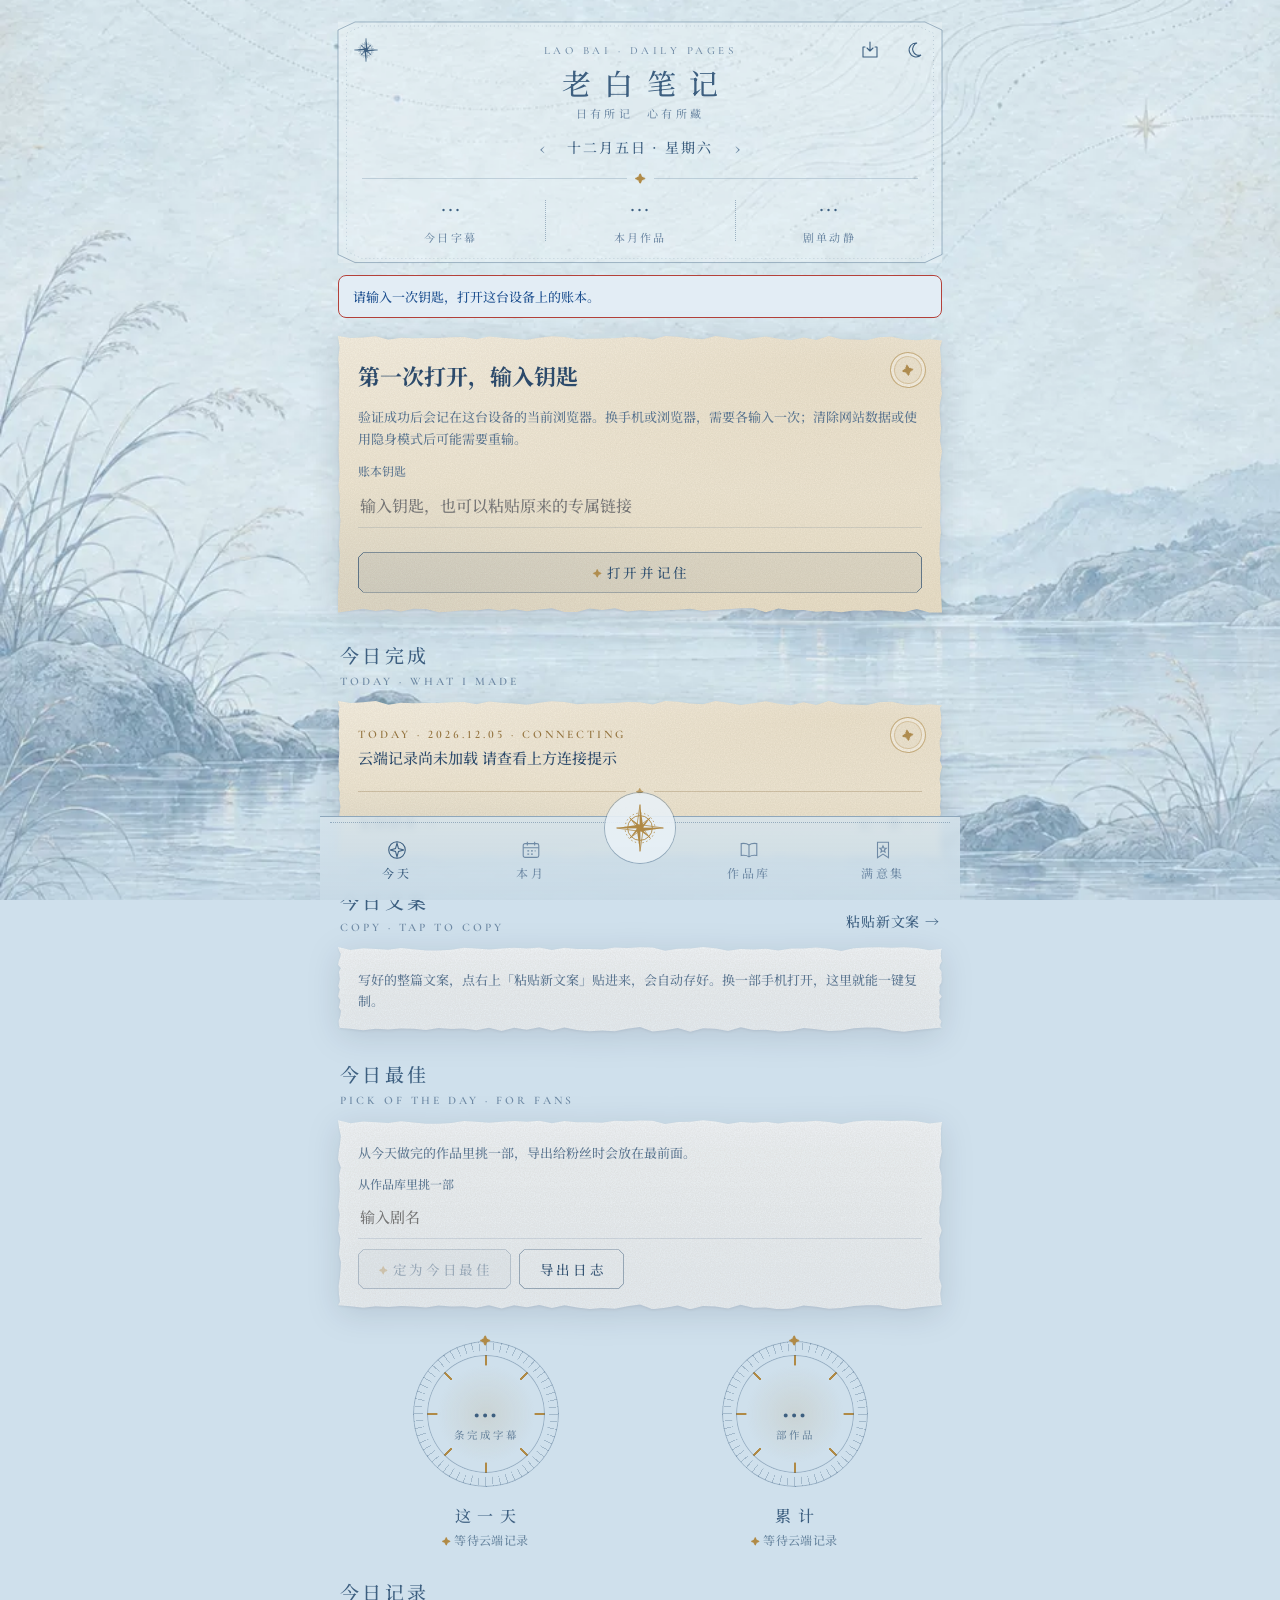
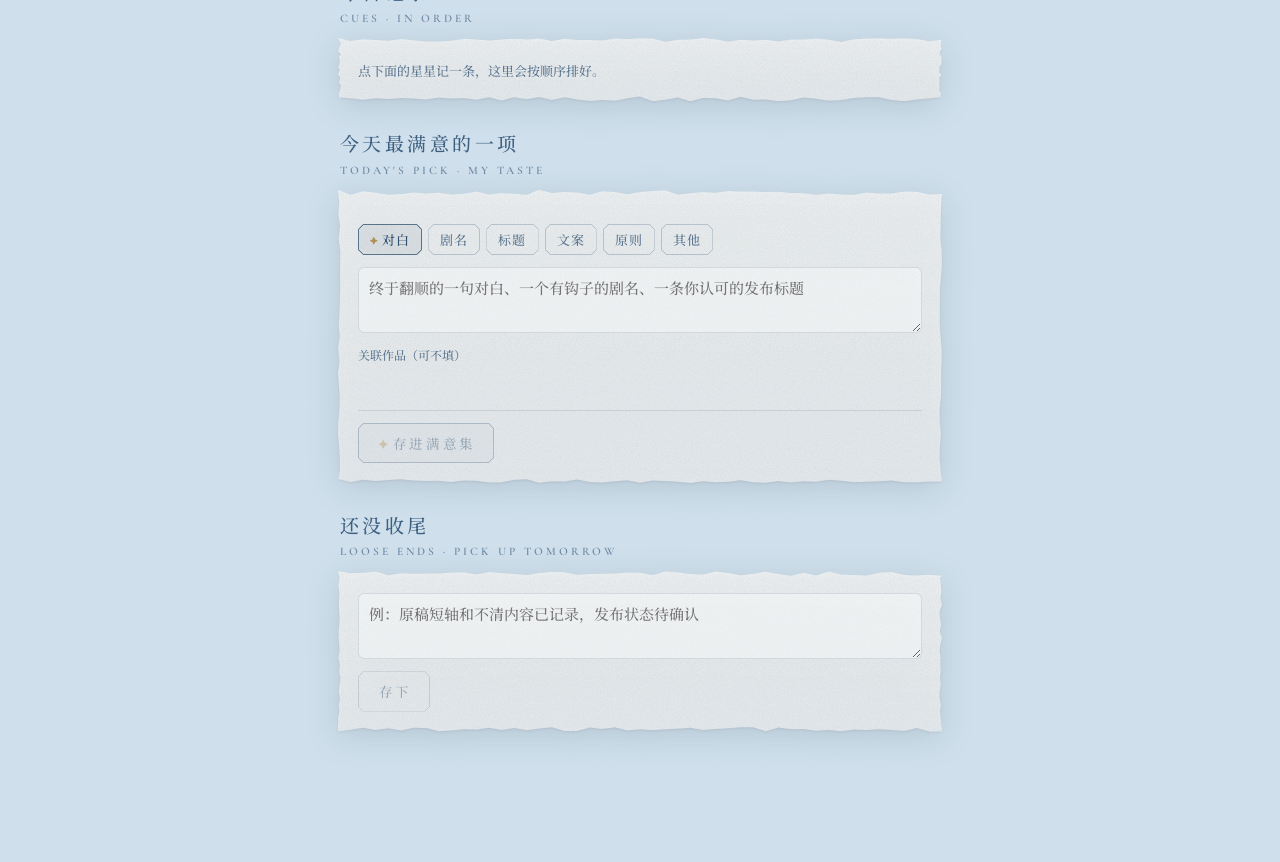
<file: ledger.html>
<!doctype html>
<html lang="zh-CN">
<head>
<meta charset="utf-8">
<meta http-equiv="Content-Security-Policy" content="default-src 'self'; script-src 'self' 'sha256-RQWSliuOtUArDhPjPNBUToBKDZQ7o4i/XIolyVYsnx0='; style-src 'self' 'unsafe-inline'; font-src 'self'; img-src 'self' data: blob:; connect-src https://tvoynrohczmovuyorplm.supabase.co; base-uri 'none'; object-src 'none'; form-action 'none'">
<meta name="referrer" content="no-referrer">
<meta name="viewport" content="width=device-width,initial-scale=1,viewport-fit=cover">
<meta name="apple-mobile-web-app-capable" content="yes">
<meta name="mobile-web-app-capable" content="yes">
<meta name="apple-mobile-web-app-status-bar-style" content="black-translucent">
<meta name="application-name" content="老白笔记">
<link rel="manifest" href="./ledger.webmanifest">
<link rel="apple-touch-icon" sizes="180x180" href="./icons/laobai-180.png">
<link rel="icon" type="image/svg+xml" href="./icons/laobai.svg">
<link rel="icon" type="image/png" sizes="192x192" href="./icons/laobai-192.png">
<link rel="stylesheet" href="./ledger-app.css">
<link rel="stylesheet" href="./posters.css?v=20261116-poster-clean-c2">
<link rel="stylesheet" href="./linkage.css?v=20261116-names-n2">
<link rel="stylesheet" href="./names.css?v=20261116-names-n3">
<script defer src="./ledger-app.js"></script>
<script defer src="./vendor/opencc-1.0.5.js"></script>
<script defer src="./ledger-script.js"></script>
<meta name="apple-mobile-web-app-title" content="老白笔记">
<meta name="format-detection" content="telephone=no">
<title>老白笔记</title>
<meta name="description" content="老白的作品、灵感与日常记录。">
<meta name="theme-color" content="#173c60">
<meta name="claude:viewport-fit-sides" content="cover">
<link rel="stylesheet" href="fonts/fonts.css">
<style>
/* Layout: a night-sea star chart drawn on canvas behind one narrow column; torn paper cards float on it; a raised arch nav at the bottom, its center star opens the log sheet. Cards keep paper colors in every theme, so text on paper uses its own ink tokens. */
:root{
  --sky:#cfe0ec; --sky2:#e3edf5; --ink:#1d4f8f; --ink2:#4a6f9c; --ink3:#7f9cbf;
  --star:#2b5aa0; --chart:rgba(29,79,143,.22); --ring:#c9a463; --disc:#e8f1f8; --disc-ink:#1d4f8f;
  --paper:#e9eff8; --paper2:#dfe7f3; --p-ink:#1f3a63; --p-ink2:#55698a; --p-ink3:#8a9ab4; --p-rule:rgba(31,58,99,.14);
  --gold:#e9c88e; --gold2:#dcb574; --g-ink:#2a3e78; --g-ink2:#7a5a2a;
  --accent:#1f5fae; --accent-ink:#fff; --hl:#f2c75c; --warn:#b4413a;
  --nav:#2c5f9e; --nav2:#24518a; --nav-ink:#e8f0fa; --nav-ink2:#a9c3e3;
  --serif:"Noto Serif SC","Songti SC","STSong",serif;
  --latin:"Cormorant Garamond","Noto Serif SC",Georgia,serif;
  --mono:"IBM Plex Mono",ui-monospace,Menlo,monospace;
  --grain:url("data:image/svg+xml,%3Csvg xmlns='http://www.w3.org/2000/svg' width='180' height='180'%3E%3Cfilter id='n'%3E%3CfeTurbulence type='fractalNoise' baseFrequency='.8' numOctaves='3' stitchTiles='stitch'/%3E%3CfeColorMatrix values='0 0 0 0 0.3 0 0 0 0 0.25 0 0 0 0 0.2 0 0 0 .16 0'/%3E%3C/filter%3E%3Crect width='100%25' height='100%25' filter='url(%23n)'/%3E%3C/svg%3E");
}
@media (prefers-color-scheme: dark){:root:not([data-theme="light"]){
  --sky:#0c1530; --sky2:#111d3d; --ink:#ece3cf; --ink2:#b9b09b; --ink3:#7f8299;
  --star:#f3e6c4; --chart:rgba(214,190,135,.2); --ring:#c9a463; --disc:#101a38; --disc-ink:#f0d9a8;
  --accent:#c9a463; --accent-ink:#0c1530; --nav:#14204a; --nav2:#0f1a3d; --nav-ink:#ecdcb8; --nav-ink2:#9aa0b8; color-scheme:dark}}
:root[data-theme="dark"]{
  --sky:#0c1530; --sky2:#111d3d; --ink:#ece3cf; --ink2:#b9b09b; --ink3:#7f8299;
  --star:#f3e6c4; --chart:rgba(214,190,135,.2); --ring:#c9a463; --disc:#101a38; --disc-ink:#f0d9a8;
  --accent:#c9a463; --accent-ink:#0c1530; --nav:#14204a; --nav2:#0f1a3d; --nav-ink:#ecdcb8; --nav-ink2:#9aa0b8; color-scheme:dark}
/* skins picked on the page win over the system theme */
html:root[data-skin="day"]{--sky:#cfe0ec;--sky2:#e3edf5;--ink:#1d4f8f;--ink2:#4a6f9c;--ink3:#7f9cbf;--star:#2b5aa0;--chart:rgba(29,79,143,.22);--disc:#e8f1f8;--disc-ink:#1d4f8f;--accent:#1f5fae;--accent-ink:#fff;--nav:#2c5f9e;--nav2:#24518a;--nav-ink:#e8f0fa;--nav-ink2:#a9c3e3;color-scheme:light}
html:root[data-skin="dusk"]{--sky:#ecd6b0;--sky2:#f3e4c9;--ink:#6b3b1c;--ink2:#8d5f3c;--ink3:#b08b69;--star:#9a5a2c;--chart:rgba(107,59,28,.2);--disc:#f6e8cf;--disc-ink:#6b3b1c;--accent:#9a4f22;--accent-ink:#fff;--nav:#8d4a24;--nav2:#7a3f1e;--nav-ink:#fbeedb;--nav-ink2:#e6c39d;color-scheme:light}
html:root[data-skin="night"]{--sky:#0c1530;--sky2:#111d3d;--ink:#ece3cf;--ink2:#b9b09b;--ink3:#7f8299;--star:#f3e6c4;--chart:rgba(214,190,135,.2);--disc:#101a38;--disc-ink:#f0d9a8;--accent:#c9a463;--accent-ink:#0c1530;--nav:#14204a;--nav2:#0f1a3d;--nav-ink:#ecdcb8;--nav-ink2:#9aa0b8;color-scheme:dark}
html:root[data-skin="dream"]{--sky:#ddd4ef;--sky2:#ebe5f7;--ink:#4b3d8f;--ink2:#6d61a8;--ink3:#9c92c6;--star:#5c4bb0;--chart:rgba(75,61,143,.2);--disc:#efeafa;--disc-ink:#4b3d8f;--accent:#5b48b5;--accent-ink:#fff;--nav:#5b4ea6;--nav2:#4c4092;--nav-ink:#f1edfb;--nav-ink2:#c9c0ec;color-scheme:light}

*{box-sizing:border-box}
[hidden]{display:none!important}
html,body{margin:0;min-height:100%;background:var(--sky)}
body{color:var(--ink);font-family:var(--serif);font-size:15px;line-height:1.65;-webkit-font-smoothing:antialiased}
body::before{content:"";position:fixed;inset:0 0 auto;height:env(safe-area-inset-top,0px);z-index:10;background:var(--sky)}
/* Locked artwork: fixed layer for iPhone, explicit skins override system colors. */
#scene{position:fixed;inset:0;z-index:0;pointer-events:none;background:#cfe0ec url("bg/bg-day.webp") center bottom/cover no-repeat}
@media (prefers-color-scheme:dark){:root:not([data-theme="light"]) #scene{background:#0f1d3a url("bg/bg-night.webp") center bottom/cover no-repeat}}
:root[data-theme="dark"] #scene,html:root[data-skin="night"] #scene{background:#0f1d3a url("bg/bg-night.webp") center bottom/cover no-repeat}
html:root[data-skin="day"] #scene{background:#cfe0ec url("bg/bg-day.webp") center bottom/cover no-repeat}
html:root[data-skin="dusk"] #scene{background:#efd6b4 url("bg/bg-dusk.webp") center bottom/cover no-repeat}
html:root[data-skin="dream"] #scene{background:#392e4d url("bg/bg-dream.webp") center bottom/cover no-repeat}
#sky{display:none!important}
#sky{position:fixed;inset:0;z-index:0;pointer-events:none;display:block}
.app{position:relative;z-index:1;max-width:640px;margin:0 auto;padding-left:max(16px,env(safe-area-inset-left,0px));padding-right:max(16px,env(safe-area-inset-right,0px));padding-block:8px calc(130px + env(safe-area-inset-bottom,0px))}
button,input,textarea,select{font:inherit;color:inherit}
button{cursor:pointer}
:focus-visible{outline:2px solid var(--ring);outline-offset:3px}
.num{font-family:var(--mono);font-variant-numeric:tabular-nums}
.cap{font-family:var(--latin);font-weight:600;font-size:11.5px;letter-spacing:.26em;text-transform:uppercase;font-variant-numeric:lining-nums;color:var(--ink3)}

/* header */
.hd{display:grid;grid-template-columns:44px 1fr 44px;align-items:center;gap:8px;padding-top:14px}
.hd h1{margin:0;text-align:center;font-family:var(--serif);font-weight:500;font-size:30px;letter-spacing:.32em;text-indent:.32em;line-height:1.2}
.hd .cap{display:block;text-align:center;margin-top:6px}
.circ{width:44px;height:44px;border-radius:50%;border:1px solid var(--ink3);background:transparent;color:var(--ink);display:grid;place-items:center;font-size:18px}
.rule{position:relative;height:1px;background:var(--chart);margin:16px 6px 6px}
.rule::before,.rule::after{content:"✦";position:absolute;top:-9px;color:var(--ring);font-size:12px}
.rule::before{left:-6px}.rule::after{right:-6px}
.datebar{display:flex;align-items:center;justify-content:center;gap:14px;margin:10px 0 4px}
.datebar .d{text-align:center;min-width:150px}
.datebar .d b{display:block;font-weight:700;font-size:16px;letter-spacing:.12em}
.datebar .d small{color:var(--ink2);font-size:12px}
.mini{width:34px;height:34px;border-radius:50%;border:1px solid var(--chart);background:transparent;color:var(--ink2);font-size:16px}
.linkbtn{border:0;background:none;color:var(--accent);font-size:12px;padding:2px 4px;text-decoration:underline;text-underline-offset:3px}

/* section heading like a chart label */
.sh{margin:26px 4px 10px}
.sh h2{margin:0;font-size:19px;font-weight:500;letter-spacing:.18em}
.sh .cap{margin-top:2px;display:block}
.sh.row{display:flex;justify-content:space-between;align-items:flex-end;gap:10px;flex-wrap:wrap}

/* torn paper */
.pw{filter:drop-shadow(0 6px 14px rgba(8,16,40,.22)) drop-shadow(0 1px 1px rgba(8,16,40,.15));margin:0 2px}
.paper{position:relative;background:var(--paper);color:var(--p-ink);padding:22px 20px 20px;clip-path:var(--torn-a);font-size:15px}
.paper::after{content:"";position:absolute;inset:0;background-image:var(--grain);pointer-events:none;mix-blend-mode:multiply;opacity:.9}
.paper>*{position:relative;z-index:1}
.paper.b{clip-path:var(--torn-b)}.paper.c{clip-path:var(--torn-c)}
.paper.gold{background:linear-gradient(160deg,var(--gold),var(--gold2));color:var(--g-ink)}
.paper .cap{color:var(--p-ink3)}
.paper.gold .cap{color:var(--g-ink2)}
.paper .muted{color:var(--p-ink2);font-size:13px}
.paper hr{border:0;border-top:1px solid var(--p-rule);margin:14px 0 10px}
.paper.gold hr{border-top-color:rgba(42,62,120,.2)}
.ptitle{margin:6px 0 4px;font-size:22px;font-weight:500;letter-spacing:.08em;color:var(--g-ink)}
.ptitle .d{font-family:var(--latin);font-weight:600;font-size:1.16em;letter-spacing:.02em;margin:0 .06em;font-variant-numeric:lining-nums}
.ptitle .bar{display:inline-block;width:1px;height:.9em;margin:0 .6em;vertical-align:-.08em;background:currentColor;opacity:.3}
.paper:not(.gold) .ptitle{color:var(--p-ink)}
.sum{white-space:pre-wrap;word-break:break-word;line-height:1.85;margin:0}
/* 当日剧单：画成纸上的一小片星座。每部剧是一颗星，星与星之间用一根细弧线连起来，左右轻轻错开，像背景星图里的连线 */
.dn{list-style:none;margin:16px 0 2px;padding:0;white-space:normal}
.dn li{position:relative;display:grid;grid-template-columns:28px minmax(0,1fr);column-gap:10px;padding:0 0 17px}
.dn li:last-child{padding-bottom:4px}
.dn-star{grid-column:1;grid-row:1;width:16px;height:16px;margin:3.5px 0 0 2.5px;overflow:visible}
.dn-e .dn-star{margin-left:8.5px}
.dn-star{filter:drop-shadow(0 0 2.5px var(--seal-in))}
.dn-star .r2{opacity:.65}
.dn-star path{fill:var(--seal-star)}
.dn li:first-child .dn-star{transform:scale(1.18)}
.dn-route{position:absolute;left:0;top:21px;width:28px;height:calc(100% - 18px);overflow:visible;pointer-events:none}
.dn-route path{fill:none;stroke:var(--seal);stroke-width:.9;stroke-linecap:round;vector-effect:non-scaling-stroke}
.dn-t{grid-column:2;grid-row:1;min-width:0;padding-top:1px}
.dn-t b{display:block;font-weight:500;font-size:16.5px;line-height:22px;letter-spacing:.05em;color:var(--g-ink)}
.dn-m{display:flex;flex-wrap:wrap;align-items:center;gap:4px 10px;margin-top:3px}
.dn-m i{font-family:var(--latin);font-style:italic;font-weight:500;font-size:15.5px;line-height:1.25;letter-spacing:.01em;color:var(--g-ink2);overflow-wrap:anywhere}
.dn-s{flex:0 0 auto;font-size:10.5px;line-height:1;letter-spacing:.2em;text-indent:.2em;padding:4px 6px 3px;border:1px solid currentColor;border-radius:2px;outline:.6px solid currentColor;outline-offset:1.5px;color:var(--g-ink2);transform:rotate(-2deg);opacity:.7}
.arrow{border:0;background:none;color:inherit;font-size:14px;padding:4px 0;letter-spacing:.06em}
.arrow::after{content:" →"}
.stack{display:flex;flex-direction:column;gap:18px}

/* two dials, like harbors */
.dials{display:grid;grid-template-columns:1fr 1fr;gap:10px;margin:26px 0 6px}
.dial{display:flex;flex-direction:column;align-items:center;text-align:center;min-width:0}
.ringo{position:relative;width:min(148px,38vw);aspect-ratio:1;border-radius:50%;display:grid;place-items:center;border:1px solid var(--chart)}
.ringo::before{content:"";position:absolute;inset:7px;border-radius:50%;border:5px solid var(--ring);opacity:.85}
.ringo::after{content:"";position:absolute;inset:-9px;border-radius:50%;border:1px dashed var(--chart)}
.disc{position:absolute;inset:16px;border-radius:50%;background:var(--disc);display:grid;place-items:center;box-shadow:inset 0 0 0 1px var(--chart)}
.disc .v{font-family:var(--mono);font-weight:600;font-size:clamp(22px,7vw,30px);color:var(--disc-ink);line-height:1.1}
.disc .u{display:block;font-size:11px;color:var(--disc-ink);opacity:.75;font-family:var(--serif);letter-spacing:.1em}
.dial h3{margin:12px 0 0;font-weight:500;font-size:18px;letter-spacing:.3em;text-indent:.3em}
.dial .s{font-size:12px;color:var(--ink2)}
.dial .s::before{content:"● ";color:var(--accent);font-size:9px}

/* cues on paper */
.cue{display:grid;grid-template-columns:34px 1fr auto;gap:8px;padding:10px 0;border-top:1px dashed var(--p-rule);align-items:start}
.cue:first-child{border-top:0;padding-top:0}
.cue .ix{font-family:var(--mono);font-size:11px;color:var(--p-ink3);padding-top:4px}
.cue .t{word-break:break-word}
.tag{display:inline-block;font-family:var(--mono);font-size:10px;letter-spacing:.12em;padding:0 6px;margin-right:6px;border:1px solid var(--p-rule);border-radius:3px;color:var(--p-ink2);vertical-align:2px}
.tag.t-交付{border-color:#2e6a6a;color:#2e6a6a}.tag.t-返修{border-color:#a3403a;color:#a3403a}.tag.t-发布{border-color:#2c5fa0;color:#2c5fa0}
.x{border:0;background:none;color:var(--p-ink3);font-size:13px;padding:2px 4px}
.x.armed{color:#a3403a;font-weight:700}
.hlt{background:linear-gradient(transparent 58%,var(--hl) 58%,var(--hl) 92%,transparent 92%);padding:0 2px}
.best{font-size:18px;font-weight:700;line-height:1.75;margin:4px 0;word-break:break-word}

/* inputs on paper */
.f{display:flex;flex-direction:column;gap:4px;font-size:12px;color:var(--p-ink2);min-width:0}
.in{width:100%;border:0;border-bottom:1.5px solid var(--p-rule);background:transparent;padding:8px 2px;font-size:15px;color:var(--p-ink);outline:none;min-width:0;border-radius:0}
.in:focus{border-bottom-color:var(--p-ink)}
textarea.in{resize:vertical;min-height:64px;line-height:1.6;border:1.5px solid var(--p-rule);border-radius:6px;padding:8px 10px;background:rgba(255,255,255,.35)}
select.in{appearance:auto}
.row2{display:grid;grid-template-columns:1fr 1fr;gap:12px}
@media (max-width:420px){.row2.w1{grid-template-columns:1fr}}
.chips{display:flex;flex-wrap:wrap;gap:6px}
.chip{border:1px solid var(--p-rule);background:transparent;border-radius:999px;padding:4px 12px;font-size:13px;color:var(--p-ink2)}
.chip[aria-pressed="true"]{border-color:var(--p-ink);color:var(--p-ink);box-shadow:inset 0 0 0 1px var(--p-ink);font-weight:700}
.sky-chips .chip{border-color:var(--chart);color:var(--ink2)}
.sky-chips .chip[aria-pressed="true"]{border-color:var(--ink);color:var(--ink);box-shadow:inset 0 0 0 1px var(--ink)}
.btn{border:0;border-radius:999px;padding:9px 20px;background:var(--p-ink);color:var(--paper);font-weight:700;font-size:14px;letter-spacing:.12em}
.btn.ghost{background:transparent;color:var(--p-ink);box-shadow:inset 0 0 0 1px var(--p-ink)}
.btn.warn{background:transparent;color:#a3403a;box-shadow:inset 0 0 0 1px #a3403a}
.btn.warn.armed{background:#a3403a;color:#fff}
.btn:disabled{opacity:.4;cursor:not-allowed}
.acts{display:flex;gap:8px;flex-wrap:wrap;align-items:center}

/* month */
.tiles{display:grid;grid-template-columns:repeat(3,minmax(0,1fr));gap:12px 8px}
@media (max-width:440px){.tiles{grid-template-columns:repeat(2,minmax(0,1fr))}}
.tile{text-align:center;padding:4px 2px;min-width:0}
.tile .v{font-family:var(--mono);font-size:24px;font-weight:600;color:var(--p-ink);line-height:1.2}
.tile .v small{font-family:var(--serif);font-size:12px;font-weight:500;margin-left:2px}
.tile .k{font-size:12px;letter-spacing:.14em;color:var(--p-ink2)}
.tile .s{font-size:11px;color:var(--p-ink3)}
.cal{display:grid;grid-template-columns:repeat(7,minmax(0,1fr));gap:5px}
.cal .wd{font-size:11px;color:var(--p-ink3);text-align:center;letter-spacing:.1em}
.cal button{aspect-ratio:1;border:1px solid var(--p-rule);border-radius:50%;background:transparent;font-family:var(--mono);font-size:12px;color:var(--p-ink2);position:relative;padding:0}
.cal button.l1{background:rgba(44,95,158,.12)}
.cal button.l2{background:rgba(44,95,158,.32);color:var(--p-ink)}
.cal button.l3{background:#2c5f9e;color:#fff;border-color:#2c5f9e}
.cal button.today{box-shadow:0 0 0 2px var(--p-ink)}
.cal button .dot{position:absolute;right:1px;top:1px;font-size:9px;color:#c99a2e;line-height:1}
.cal .pad{visibility:hidden}
.legend{display:flex;gap:12px;flex-wrap:wrap;font-size:11px;color:var(--p-ink3);margin-top:10px}

/* works */
.work{padding:12px 0;border-top:1px dashed var(--p-rule)}
.work:first-child{border-top:0;padding-top:0}
.work h4{margin:0;font-size:17px;font-weight:700;word-break:break-word;letter-spacing:.04em}
.work .en{font-family:var(--latin);font-size:15px;font-style:italic;color:var(--p-ink2);word-break:break-word}
.pill{display:inline-block;font-size:11px;padding:0 8px;border-radius:999px;margin-right:4px;border:1px solid var(--p-rule);color:var(--p-ink2)}
.pill.s-已发布{border-color:#2c5fa0;color:#2c5fa0}.pill.s-已交付{border-color:#b08a2e;color:#8a6a1e}.pill.s-返修中{border-color:#a3403a;color:#a3403a}.pill.s-翻译中{border-color:#2e6a6a;color:#2e6a6a}
.wlinks{display:flex;flex-wrap:wrap;gap:12px;margin-top:6px}
.wlinks a{font-size:13px;color:var(--p-ink);text-underline-offset:3px;word-break:break-all}
.copybox{margin-top:8px;padding:8px 10px;border-left:2px solid var(--p-rule);font-size:13px;color:var(--p-ink2);white-space:pre-wrap;word-break:break-word;max-height:130px;overflow:auto}
.hit{font-size:13px;padding:6px 0;border-top:1px dashed var(--p-rule);word-break:break-word}
.hit b{background:var(--hl)}
.search{display:flex;gap:10px;align-items:center;border-bottom:1px solid var(--chart);padding:4px 2px}
.search input{flex:1;border:0;background:transparent;font-size:16px;color:var(--ink);outline:none;min-width:0;padding:8px 0}
.search input::placeholder{color:var(--ink3)}
.toolrow{display:flex;justify-content:space-between;align-items:center;gap:10px;flex-wrap:wrap;margin:10px 2px 12px}
.toolrow label{font-size:13px;color:var(--ink2);display:flex;gap:6px;align-items:center}
.skybtn{border:1px solid var(--ink3);background:transparent;color:var(--ink);border-radius:999px;padding:7px 16px;font-size:13px;letter-spacing:.1em}
.status{margin:12px 2px 0;padding:10px 14px;border:1px solid var(--warn);border-radius:8px;color:var(--ink);font-size:13px;background:var(--sky2)}

/* arch nav */
.nav{position:fixed;left:0;right:0;bottom:0;z-index:15;pointer-events:none}
.arch{pointer-events:auto;max-width:640px;margin:0 auto;position:relative;height:calc(78px + env(safe-area-inset-bottom,0px));background:linear-gradient(180deg,var(--nav),var(--nav2));border-radius:50% 50% 0 0 / 34px 34px 0 0;box-shadow:0 -1px 0 var(--ring),0 -8px 24px rgba(8,16,40,.25);display:grid;grid-template-columns:1fr 1fr 84px 1fr 1fr;align-items:start;padding:14px max(10px,env(safe-area-inset-right,0px)) env(safe-area-inset-bottom,0px) max(10px,env(safe-area-inset-left,0px))}
.arch::before{content:"";pointer-events:none;z-index:0;position:absolute;left:8%;right:8%;top:6px;border-top:1px dotted var(--ring);opacity:.6;border-radius:50% 50% 0 0/20px 20px 0 0;height:20px}
.ni{position:relative;z-index:1;border:0;background:none;color:var(--nav-ink2);display:flex;flex-direction:column;align-items:center;gap:2px;font-size:12px;letter-spacing:.2em;padding:6px 0}
.ni svg{width:22px;height:22px}
.ni[aria-selected="true"]{color:var(--nav-ink)}
.ni[aria-selected="true"] span{border-bottom:1px solid var(--ring)}
.star{position:relative;z-index:2;justify-self:center;margin-top:-40px;width:72px;height:72px;border-radius:50%;border:0;background:var(--nav2);color:var(--ring);display:grid;place-items:center;box-shadow:0 0 0 2px var(--ring),0 0 0 7px var(--nav),0 0 0 8px var(--ring),0 8px 18px rgba(8,16,40,.35)}
.star svg{width:30px;height:30px}

/* sheets */
.ov{position:fixed;inset:0;z-index:20;background:rgba(6,12,30,.45);display:flex;align-items:flex-end;justify-content:center}
.sheet-wrap{width:100%;max-width:640px;max-height:92vh;overflow:auto;padding:0 max(8px,env(safe-area-inset-right,0px)) 0 max(8px,env(safe-area-inset-left,0px))}
.sheet-wrap .paper{padding:26px 20px calc(24px + env(safe-area-inset-bottom,0px));clip-path:var(--torn-top)}
.ni-dot{position:absolute;top:2px;right:calc(50% - 24px);min-width:16px;height:16px;padding:0 4px;border-radius:8px;background:#c99a2e;color:#fff;font:700 10px/16px var(--mono);font-style:normal;letter-spacing:0;text-indent:0}
.seg{display:flex;align-items:baseline;gap:10px}
.seg button{position:relative;border:0;background:none;padding:0 0 4px;font:inherit;letter-spacing:inherit;color:var(--ink3)}
.seg button[aria-selected="true"]{color:var(--ink)}
.seg button[aria-selected="true"]::before{content:"";position:absolute;left:0;right:.18em;bottom:0;height:1.5px;background:var(--ring)}
.seg .ni-dot{top:-6px;right:-14px}
.seg-sep{font-style:normal;font-size:10px;color:var(--ring);transform:translateY(-3px)}
.pk-filter{flex-wrap:nowrap;overflow-x:auto;scrollbar-width:none;margin:0 -16px;padding:2px 18px 4px}
.pk-filter::-webkit-scrollbar{display:none}
.pk-filter .chip{flex:0 0 auto}
.chip sup{font-family:var(--mono);font-size:9px;margin-left:3px;opacity:.75}
/* Airing is a separate visual cue from the translation/workflow status. */
.pk-head{display:flex;flex-wrap:wrap;justify-content:space-between;align-items:center;gap:8px 12px}
.pk-head>.pk-by{flex:0 0 100%;min-width:0;overflow-wrap:anywhere;font-size:11px;line-height:1.6}
.pk-head>.pk-stamp{margin-left:auto}
.pk-air{display:inline-flex;align-items:center;gap:6px;flex:0 0 auto;padding:6px 12px;border-radius:4px;color:#fff;font-size:15px;font-weight:700;line-height:1.4;letter-spacing:.1em;box-shadow:0 2px 0 rgba(0,0,0,.12)}
.pk-air[data-air="done"]{background:#28644f}
.pk-air[data-air="ongoing"]{background:#83520b}
.pk-air-icon{font-size:13px;letter-spacing:0}
.pk-filter .chip{min-height:44px}
button.pk-air{border:0;min-height:44px;cursor:pointer;font-family:inherit}
button.pk-air:focus-visible{outline:3px solid currentColor;outline-offset:3px}
.pk-airing-note:not([hidden]){display:flex;align-items:center;justify-content:space-between;flex-wrap:wrap;gap:8px;margin:12px 0;padding:12px 14px;border:1px solid var(--ink3);border-radius:8px;font-size:13px;line-height:1.7}
.pk-airing-note .linkbtn{min-height:44px;flex-shrink:0}
.pk-airing-note small{display:block;opacity:.8}
.pk-tracking-entry:not([hidden]){display:flex;align-items:center;flex-wrap:wrap;gap:8px 12px;margin:0 0 18px}
.pk-tracking-entry small{font-size:12px;line-height:1.6;opacity:.8}
.pk-tracking-entry .pk-air[aria-pressed="true"]{outline:2px solid currentColor;outline-offset:3px}
@media(max-width:380px){.pk-air{padding:5px 10px;font-size:14px}}
.pk-head .cap{color:var(--p-ink3);letter-spacing:.16em}
.pk-stamp{flex:0 0 auto;font-family:var(--serif);font-size:12px;letter-spacing:.2em;text-indent:.2em;padding:3px 8px;border:1.5px solid currentColor;border-radius:3px;transform:rotate(-4deg);opacity:.88}
.pk-stamp[data-k="idea"]{color:var(--p-ink2)}
.pk-stamp[data-k="doing"]{color:#2a5fa8}
.pk-stamp[data-k="out"]{color:#a8742a}
.pk-stamp[data-k="skip"]{color:var(--p-ink3);text-decoration:line-through}
.pk-title{margin-top:10px;font-size:19px;font-weight:700;letter-spacing:.04em;color:var(--p-ink);line-height:1.5;word-break:break-word}
.pk-newdot{display:inline-block;width:7px;height:7px;border-radius:50%;background:#c99a2e;margin-right:6px;vertical-align:middle;box-shadow:0 0 0 3px rgba(201,154,46,.18)}
.pk-inlib{display:inline-block;white-space:nowrap;font-family:var(--mono);font-size:10px;font-weight:400;letter-spacing:.14em;color:var(--p-ink3);margin-left:8px;vertical-align:middle}
.pk-en{font-family:var(--latin);font-style:italic;font-size:15px;color:var(--p-ink2);word-break:break-word}
.pk-meta{margin-top:4px;font-size:12px;letter-spacing:.08em;color:var(--p-ink2)}
.pk-note{margin-top:10px;padding:2px 0 2px 12px;border-left:2px solid var(--p-rule);font-size:14px;line-height:1.75;color:var(--p-ink);white-space:pre-wrap;word-break:break-word}
.pk-follow{margin-top:12px;padding:8px 12px;border-left:2px solid #c99a2e;background:rgba(201,154,46,.08);font-size:13px;color:var(--p-ink)}
.pk-follow div{display:flex;justify-content:space-between;align-items:baseline;gap:10px;padding:3px 0}
.pk-follow span{min-width:0;word-break:break-word;line-height:1.6}
.pk-follow b{font-weight:400;color:#8a5f16}
.pk-follow .linkbtn{flex:0 0 auto;font-size:12px;color:#8a5f16}
.pk-links{margin-top:10px;display:flex;gap:16px;font-size:13px}
.pk-links a{color:var(--p-ink2);text-underline-offset:3px}
.pk-acts{display:flex;justify-content:space-between;align-items:center;gap:10px;margin-top:14px;padding-top:10px;border-top:1px dashed var(--p-rule)}
.pk-acts>div{display:flex;align-items:center;gap:14px;flex-wrap:wrap}
.pk-acts .arrow{font-weight:700;color:var(--p-ink)}
.linkbtn.pk-soft{text-decoration:none;font-size:13px;color:var(--p-ink2);letter-spacing:.08em}
.pk-me{margin:18px 4px 0;text-align:center;font-family:var(--mono);font-size:10px;letter-spacing:.2em;color:var(--ink3)}
.pk-me .linkbtn{font-family:var(--serif);letter-spacing:.1em}
.pk-irow{display:grid;grid-template-columns:72px 1fr 1fr;gap:6px 8px;padding:10px;border:1px dashed var(--p-rule);border-radius:8px}
.pk-irow .pk-inote{grid-column:1/-1}
.pk-ichk{font-size:13px;color:var(--p-ink2);display:flex;align-items:center;gap:6px}
.pk-irow .linkbtn{justify-self:end;grid-column:2/-1;font-size:13px;color:#a3403a}
.linkbtn{border:0;background:none;padding:0;color:inherit;text-decoration:underline;font-size:inherit;cursor:pointer}
.swatches{display:grid;grid-template-columns:repeat(4,1fr);gap:10px;text-align:center}
.sw{border:0;background:none;display:flex;flex-direction:column;align-items:center;gap:6px;font-size:13px;color:var(--p-ink2)}
.sw i{width:58px;height:58px;border-radius:50%;display:block;box-shadow:0 0 0 3px var(--paper),0 0 0 4px var(--p-rule)}
.sw[aria-pressed="true"] i{box-shadow:0 0 0 3px var(--paper),0 0 0 5px var(--p-ink)}
.sw[aria-pressed="true"]{color:var(--p-ink);font-weight:700}
.fan{margin-top:8px;padding:10px 12px;border-radius:6px;background:rgba(255,255,255,.4);font-size:14px;line-height:1.75;color:var(--p-ink);word-break:break-word}
.paper.gold .fan{background:rgba(255,255,255,.28);color:var(--g-ink)}
.stars{font-size:13px;color:var(--p-ink2);display:flex;flex-wrap:wrap;gap:4px 14px;margin-top:6px}
.stars b{color:#c08a1e;letter-spacing:.08em;font-weight:400}
.scorerow{display:flex;align-items:center;gap:6px;margin:4px 0}
.scorerow span{width:42px;font-size:13px;color:var(--p-ink2)}
.sbtn{border:0;background:none;font-size:22px;line-height:1;padding:2px;color:var(--p-rule)}
.sbtn[aria-pressed="true"]{color:#c08a1e}
#expOut{font-family:var(--serif);font-size:13px;min-height:220px}
.toast{position:fixed;left:50%;top:calc(14px + env(safe-area-inset-top,0px));transform:translateX(-50%) translateY(-12px);background:var(--p-ink);color:var(--paper);padding:8px 18px;border-radius:999px;font-size:13px;opacity:0;pointer-events:none;transition:.25s;z-index:30;max-width:calc(100% - 32px);text-align:center;letter-spacing:.06em}
.toast.on{opacity:1;transform:translateX(-50%) translateY(0)}
@media (prefers-reduced-motion:reduce){.toast{transition:none}}


.pk-calendar{margin:14px 2px 16px}.pk-calendar-grid,.pk-weekday{display:grid;grid-template-columns:repeat(7,minmax(0,1fr));gap:3px}.pk-weekday{text-align:center;font-size:11px;color:var(--ink2);padding-bottom:6px}.pk-day{min-width:0;min-height:44px;background:transparent;color:var(--ink);border:1px solid transparent;border-radius:8px;font-family:var(--mono);display:flex;flex-direction:column;align-items:center;justify-content:center;padding:5px 2px}.pk-day small{font-size:9px;min-height:14px}.pk-day.outside{opacity:.35}.pk-day[aria-pressed="true"]{background:var(--nav);color:var(--nav-ink)}.pk-calendar-bar{display:flex;align-items:center;justify-content:center;gap:12px;margin-bottom:8px}.pk-date-tools{display:flex;justify-content:center;gap:14px;margin-top:8px;font-size:12px}.pk-auth-note{font-size:12px;color:var(--p-ink2)}.pk-sync-note{font-size:11px;color:var(--ink2);text-align:center}.pk-conflict{padding:12px;border:1px solid #c99a2e;background:#fff0c9;color:#674c20;font-size:13px}.shared-only #installEntry,.shared-only .nav [data-view="today"],.shared-only .nav [data-view="month"],.shared-only .nav [data-view="best"],.shared-only .nav [data-act="open-log"]{display:none}.shared-only .nav-in{display:flex;justify-content:center}.shared-only .seg button:disabled{opacity:.45}.shared-only #ledgerAccessNote{display:none!important}


/* ===== 老白笔记 · 海图题签抬头 + 纸面导航（锁定版 2026-11-07）===== */
:root{
  --hd-ink:#3d5f80;            /* 主墨色：标题、数字、选中项 */
  --hd-ink2:#6f8aa5;           /* 次墨色：小字、箭头、未选中项 */
  --hd-line:rgba(61,95,128,.42);   /* 题签外框、导航上沿、图例分隔 */
  --hd-line2:rgba(61,95,128,.22);  /* 题签内框虚点、装饰线 */
  --hd-gold:#b08a46;           /* 金色：分隔星、罗盘、小圆点 */
  --hd-wash:rgba(246,250,252,.28); /* 题签里那层很淡的纸色 */
  --nav-paper1:rgba(214,228,236,.86);
  --nav-paper2:rgba(200,218,230,.94);
  --rose-bg:rgba(232,240,245,.9);
}
@media (prefers-color-scheme: dark){:root:not([data-theme="light"]){
  --hd-ink:#e6dcc4;--hd-ink2:#a9a48f;--hd-line:rgba(220,200,150,.45);--hd-line2:rgba(220,200,150,.22);
  --hd-gold:#d9b26a;--hd-wash:rgba(10,24,48,.25);--nav-paper1:rgba(14,30,54,.86);--nav-paper2:rgba(10,22,42,.95);--rose-bg:rgba(14,30,54,.92)}}
:root[data-theme="dark"],html:root[data-skin="night"]{
  --hd-ink:#e6dcc4;--hd-ink2:#a9a48f;--hd-line:rgba(220,200,150,.45);--hd-line2:rgba(220,200,150,.22);
  --hd-gold:#d9b26a;--hd-wash:rgba(10,24,48,.25);--nav-paper1:rgba(14,30,54,.86);--nav-paper2:rgba(10,22,42,.95);--rose-bg:rgba(14,30,54,.92)}
html:root[data-skin="day"]{
  --hd-ink:#3d5f80;--hd-ink2:#6f8aa5;--hd-line:rgba(61,95,128,.42);--hd-line2:rgba(61,95,128,.22);
  --hd-gold:#b08a46;--hd-wash:rgba(246,250,252,.28);--nav-paper1:rgba(214,228,236,.86);--nav-paper2:rgba(200,218,230,.94);--rose-bg:rgba(232,240,245,.9)}
html:root[data-skin="dusk"]{
  --hd-ink:#6b4a32;--hd-ink2:#9a7a5c;--hd-line:rgba(107,74,50,.42);--hd-line2:rgba(107,74,50,.22);
  --hd-gold:#a8742a;--hd-wash:rgba(250,244,234,.3);--nav-paper1:rgba(238,226,208,.88);--nav-paper2:rgba(228,212,190,.95);--rose-bg:rgba(246,238,224,.92)}
html:root[data-skin="dream"]{
  --hd-ink:#4f4590;--hd-ink2:#7d74b4;--hd-line:rgba(79,69,144,.4);--hd-line2:rgba(79,69,144,.2);
  --hd-gold:#b08a46;--hd-wash:rgba(248,246,252,.3);--nav-paper1:rgba(230,226,244,.88);--nav-paper2:rgba(220,214,240,.95);--rose-bg:rgba(242,239,250,.92)}

/* 抬头：海图题签 */
.chart-head{position:relative;margin:14px 2px 0;padding:22px 18px 16px;text-align:center;background:var(--hd-wash);color:var(--hd-ink)}
.chart-head .frame{position:absolute;inset:0;width:100%;height:100%;overflow:visible;pointer-events:none}
.chart-head .frame .o{fill:none;stroke:var(--hd-line);stroke-width:1}
.chart-head .frame .i{fill:none;stroke:var(--hd-line2);stroke-width:1;stroke-dasharray:1 3}
.chart-head .kicker{font-family:var(--latin);font-size:11px;letter-spacing:.32em;text-transform:uppercase;color:var(--hd-ink2)}
.chart-head h1{margin:8px 0 0;font-family:var(--serif);font-weight:500;font-size:29px;line-height:1.25;letter-spacing:.46em;text-indent:.46em;color:var(--hd-ink)}
.chart-head .motto{margin-top:4px;font-size:11px;letter-spacing:.3em;color:var(--hd-ink2)}
.chart-head .when{display:flex;justify-content:center;align-items:center;gap:2px;margin-top:8px;font-size:14px;letter-spacing:.14em}
.chart-head .when button{border:0;background:none;color:var(--hd-ink2);font-size:15px;min-width:44px;min-height:36px;padding:0}
.chart-head .when button[hidden]{visibility:hidden;display:inline-block!important}
.chart-head .orn{display:flex;align-items:center;gap:8px;margin:8px 6px 0;color:var(--hd-gold);font-size:11px;line-height:1}
.chart-head .orn i{flex:1;border-top:1px solid var(--hd-line2)}
.chart-head .legend{display:grid;grid-template-columns:repeat(3,1fr);margin-top:10px}
.chart-head .legend button{position:relative;border:0;background:none;padding:2px 0 0;color:inherit;font:inherit;min-height:44px}
.chart-head .legend button+button::before{content:"";position:absolute;left:0;top:6px;bottom:6px;border-left:1px dotted var(--hd-line)}
.chart-head .legend b{display:block;font-family:var(--serif);font-weight:500;font-size:21px;line-height:1.3;letter-spacing:.04em;font-variant-numeric:oldstyle-nums;color:var(--hd-ink)}
.chart-head .legend span{font-size:11px;letter-spacing:.2em;color:var(--hd-ink2)}
.chart-head .legend .dot{display:inline-block;width:6px;height:6px;border-radius:50%;background:var(--hd-gold);margin-left:4px;vertical-align:3px;box-shadow:0 0 0 3px rgba(201,154,46,.18)}
.chart-head .legend .dot[hidden]{display:none}
.chart-head .tool{position:absolute;top:6px;width:44px;height:44px;display:grid;place-items:center;border:0;background:none;padding:0;color:var(--hd-ink)}
.chart-head .tool.l{left:6px}.chart-head .tool.r{right:6px}.chart-head .tool.r2{right:44px}
.chart-head .tool .rose-svg{width:26px;height:26px}
.chart-head .tool svg{display:block}
@media (max-width:360px){.chart-head h1{font-size:25px;letter-spacing:.36em;text-indent:.36em}.chart-head .legend b{font-size:18px}.chart-head .kicker{letter-spacing:.22em}}

/* 底部导航：纸面 + 罗盘 */
.arch{background:linear-gradient(var(--nav-paper1),var(--nav-paper2));border-radius:0;border-top:1px solid var(--hd-line);box-shadow:none;-webkit-backdrop-filter:blur(3px);backdrop-filter:blur(3px)}
.arch::before{left:10px;right:10px;top:5px;height:0;border-radius:0;border-top:1px dotted var(--hd-line);opacity:1}
.ni{color:var(--hd-ink2);letter-spacing:.24em}
.ni[aria-selected="true"]{color:var(--hd-ink)}
.ni svg{stroke-width:1.2}
.star{width:70px;height:70px;background:var(--rose-bg);box-shadow:0 0 0 1px var(--hd-line);color:var(--hd-gold)}
.star .rose-svg{width:52px;height:52px}

/* ===== 老白笔记 · 纸卡做旧，墨色统一（锁定版 2026-11-07）===== */
/* 放在原有 .paper / .paper.gold 等规则的后面，覆盖原值 */
:root,html:root[data-skin="day"],html:root[data-skin="dusk"],html:root[data-skin="dream"]{
  --paper-bg:linear-gradient(180deg,rgba(246,249,251,.82),rgba(236,242,246,.86)); /* 浅纸卡：半透明的纸 */
  --gold:#efe6d1; --gold2:#e6d9bb;                    /* 金卡：旧信纸 */
  --p-ink:#2f4f6f; --p-ink2:#5c7690; --p-ink3:#8a9aab; --p-rule:rgba(47,79,111,.14);
  --g-ink:#2f4f6f; --g-ink2:#9a7b4a; --g-rule:rgba(122,90,42,.3);
  --seal:rgba(176,138,70,.55); --seal-in:rgba(176,138,70,.35); --seal-star:rgba(176,138,70,.75);
}
@media (prefers-color-scheme: dark){:root:not([data-theme="light"]):not([data-skin="day"]):not([data-skin="dusk"]):not([data-skin="dream"]){
  --paper-bg:linear-gradient(180deg,rgba(214,222,229,.9),rgba(200,210,219,.92));
  --gold:#ddd1b5; --gold2:#cfc1a1;
  --p-ink:#24405c; --p-ink2:#4f6680; --p-ink3:#6f8296; --p-rule:rgba(36,64,92,.16);
  --g-ink:#24405c; --g-ink2:#7f6540; --g-rule:rgba(110,82,40,.32)}}
:root[data-theme="dark"],html:root[data-skin="night"]{
  --paper-bg:linear-gradient(180deg,rgba(214,222,229,.9),rgba(200,210,219,.92));
  --gold:#ddd1b5; --gold2:#cfc1a1;
  --p-ink:#24405c; --p-ink2:#4f6680; --p-ink3:#6f8296; --p-rule:rgba(36,64,92,.16);
  --g-ink:#24405c; --g-ink2:#7f6540; --g-rule:rgba(110,82,40,.32)}

.pw{filter:drop-shadow(0 6px 16px rgba(8,16,40,.14)) drop-shadow(0 1px 1px rgba(8,16,40,.08))}
.paper{background:var(--paper-bg)}
.paper.gold{background:
  radial-gradient(120% 80% at 85% 10%,var(--g-tint),transparent 60%),
  radial-gradient(90% 70% at 10% 95%,var(--g-tint2),transparent 60%),
  linear-gradient(180deg,var(--gold),var(--gold2))}
.paper.gold hr{border-top:1px dashed var(--g-rule)}
/* 金卡右上角的小邮戳 */
.paper.gold::before{content:"✦";position:absolute;right:16px;top:16px;width:34px;height:34px;border-radius:50%;
  display:grid;place-items:center;font-size:12px;line-height:1;color:var(--seal-star);
  border:1.2px solid var(--seal);box-shadow:inset 0 0 0 3px var(--gold),inset 0 0 0 4px var(--seal-in);
  transform:rotate(-10deg);pointer-events:none}

/* ===== 纸卡随场景换光（2026-11-07）=====
   同一张旧信纸，放在不同的海图上：晨光是象牙白，黄昏是杏色，月夜是带一点银蓝的月光纸，梦境是淡丁香。
   墨色和邮戳颜色跟着抬头题签的墨色走，所以抬头、纸卡、导航永远是同一套颜色。 */
:root,html:root[data-skin="day"]{
  --paper-bg:linear-gradient(180deg,rgba(247,249,250,.84),rgba(236,241,245,.88));
  --gold:#f4eedf; --gold2:#e9dfc8;
  --p-ink:#2f4f6f; --p-ink2:#5c7690; --p-ink3:#8a9aab; --p-rule:rgba(47,79,111,.14);
  --g-ink:#2c4a6b; --g-ink2:#94743f; --g-rule:rgba(122,90,42,.26);
  --g-tint:rgba(176,138,70,.10); --g-tint2:rgba(120,150,180,.10);
  --seal:rgba(176,138,70,.55); --seal-in:rgba(176,138,70,.32); --seal-star:rgba(170,130,60,.85)}
html:root[data-skin="dusk"]{
  --paper-bg:linear-gradient(180deg,rgba(252,245,236,.84),rgba(246,233,217,.88));
  --gold:#f8eadb; --gold2:#efd8be;
  --p-ink:#5a3c29; --p-ink2:#87654a; --p-ink3:#ab8d73; --p-rule:rgba(107,74,50,.15);
  --g-ink:#553826; --g-ink2:#a06a3d; --g-rule:rgba(150,96,52,.28);
  --g-tint:rgba(226,140,90,.14); --g-tint2:rgba(190,120,90,.10);
  --seal:rgba(176,112,52,.55); --seal-in:rgba(176,112,52,.32); --seal-star:rgba(176,108,46,.85)}
@media (prefers-color-scheme: dark){:root:not([data-theme="light"]):not([data-skin="day"]):not([data-skin="dusk"]):not([data-skin="dream"]){
  --paper-bg:linear-gradient(180deg,rgba(226,230,234,.9),rgba(208,214,221,.92));
  --gold:#ebe7dc; --gold2:#d9d3c3;
  --p-ink:#22385a; --p-ink2:#4d6380; --p-ink3:#74859a; --p-rule:rgba(34,56,90,.16);
  --g-ink:#1f3556; --g-ink2:#866838; --g-rule:rgba(110,86,46,.28);
  --g-tint:rgba(130,160,215,.16); --g-tint2:rgba(176,138,70,.10);
  --seal:rgba(170,132,62,.6); --seal-in:rgba(170,132,62,.34); --seal-star:rgba(164,124,52,.9)}}
:root[data-theme="dark"],html:root[data-skin="night"]{
  --paper-bg:linear-gradient(180deg,rgba(226,230,234,.9),rgba(208,214,221,.92));
  --gold:#ebe7dc; --gold2:#d9d3c3;
  --p-ink:#22385a; --p-ink2:#4d6380; --p-ink3:#74859a; --p-rule:rgba(34,56,90,.16);
  --g-ink:#1f3556; --g-ink2:#866838; --g-rule:rgba(110,86,46,.28);
  --g-tint:rgba(130,160,215,.16); --g-tint2:rgba(176,138,70,.10);
  --seal:rgba(170,132,62,.6); --seal-in:rgba(170,132,62,.34); --seal-star:rgba(164,124,52,.9)}
html:root[data-skin="dream"]{
  --paper-bg:linear-gradient(180deg,rgba(247,244,252,.86),rgba(235,229,246,.9));
  --gold:#f3eef6; --gold2:#e3d9ee;
  --p-ink:#3d3870; --p-ink2:#68619a; --p-ink3:#958fbb; --p-rule:rgba(61,56,112,.15);
  --g-ink:#3a346c; --g-ink2:#8a6a92; --g-rule:rgba(120,96,150,.28);
  --g-tint:rgba(178,146,226,.16); --g-tint2:rgba(220,170,200,.12);
  --seal:rgba(150,118,170,.6); --seal-in:rgba(150,118,170,.34); --seal-star:rgba(176,140,100,.9)}

/* Integration with the existing app: reference typography and navigation geometry. */
.chart-head{font-size:16px;line-height:normal}
.chart-head .legend{gap:0;font-size:16px}
.chart-head .legend #hdPicks{font-size:inherit;letter-spacing:inherit;color:inherit}
.chart-head .tool[hidden]{display:none!important}
.chart-head .tool.r2{right:50px}
@media(max-width:420px){.chart-head:has(#installEntry:not([hidden])) .kicker{font-size:10px;letter-spacing:.08em}}
/* Hide the tiny masthead at narrow widths without moving the locked title geometry. */
@media(max-width:360px){.chart-head .kicker{visibility:hidden}}
/* Day-only exterior labels use the same muted chart ink; other skins/paper stay unchanged. */
:is(html:root[data-skin="day"],html:root[data-theme="light"]:not([data-skin])) .app :is(.sh,.sky-chips){--ink:var(--hd-ink);--ink2:var(--hd-ink2);--ink3:var(--hd-ink2);--chart:var(--hd-line2);color:var(--hd-ink)}
@media(prefers-color-scheme:light){html:root:not([data-skin]):not([data-theme="dark"]) .app :is(.sh,.sky-chips){--ink:var(--hd-ink);--ink2:var(--hd-ink2);--ink3:var(--hd-ink2);--chart:var(--hd-line2);color:var(--hd-ink)}}
.arch{height:calc(84px + env(safe-area-inset-bottom,0px));padding-top:16px}
.ni[aria-selected="true"] span{border-bottom:0}
.pk-feed-card.paper{background:var(--paper-bg)}
.month-return{text-align:center}.month-return:has([hidden]){display:none}
#todayRecords{scroll-margin-top:18px}
/* Dream keeps its locked light paper/nav; only night-art foreground contrast is lifted. */
html:root[data-skin="dream"] .app>section[id^="v-"]{--ink:#e7e1ff;--ink2:#c6bddf;--ink3:#a79cbd;--chart:rgba(230,225,255,.28);color:var(--ink)}
html:root[data-skin="dream"] .app>section[id^="v-"] :is(.paper,.status,.app-offline){--ink:#4b3d8f;--ink2:#6d61a8;--ink3:#9c92c6;--chart:rgba(75,61,143,.2)}
html:root[data-skin="dream"] .chart-head{--hd-ink:#e7e1ff;--hd-ink2:#c6bddf;--hd-line:rgba(224,214,255,.48);--hd-line2:rgba(224,214,255,.26);--hd-wash:rgba(25,22,48,.25)}

/* ===== 第四版：整页一张星图手账（2026-11-07）=====
   原则：纸上的东西只用三种笔触。墨线（文字、细框）、金星（星、邮戳、刻度）、细线（分隔、连线）。
   不再出现实心色块、圆角药丸、等宽数字、彩色标签。 */

/* 去掉重复：日期在抬头，「今日完成」在小标题，纸卡里只留一行小字日期 */
#noteTitle,#monNoteTitle{display:none}
#v-today .paper.gold>.cap{margin-top:2px}
#monNote::before{content:"";float:right;width:44px;height:34px}

/* 纸上的按钮：和抬头题签同一种切角细框 */
.paper .btn,.paper .fan,.chip,.skybtn{--c:5px;
  background:
   linear-gradient(var(--bl),var(--bl)) 50% 0/calc(100% - 2*var(--c)) 1px no-repeat,
   linear-gradient(var(--bl),var(--bl)) 50% 100%/calc(100% - 2*var(--c)) 1px no-repeat,
   linear-gradient(var(--bl),var(--bl)) 0 50%/1px calc(100% - 2*var(--c)) no-repeat,
   linear-gradient(var(--bl),var(--bl)) 100% 50%/1px calc(100% - 2*var(--c)) no-repeat,
   linear-gradient(to bottom right,transparent calc(50% - .1px),var(--bl) calc(50% + .2px),var(--bl) calc(50% + 1px),transparent calc(50% + 1.3px)) 0 0/var(--c) var(--c) no-repeat,
   linear-gradient(to top left,transparent calc(50% - .1px),var(--bl) calc(50% + .2px),var(--bl) calc(50% + 1px),transparent calc(50% + 1.3px)) 100% 100%/var(--c) var(--c) no-repeat,
   linear-gradient(to bottom left,transparent calc(50% - .1px),var(--bl) calc(50% + .2px),var(--bl) calc(50% + 1px),transparent calc(50% + 1.3px)) 100% 0/var(--c) var(--c) no-repeat,
   linear-gradient(to top right,transparent calc(50% - .1px),var(--bl) calc(50% + .2px),var(--bl) calc(50% + 1px),transparent calc(50% + 1.3px)) 0 100%/var(--c) var(--c) no-repeat,
   var(--fill,transparent);
  clip-path:polygon(var(--c) 0,calc(100% - var(--c)) 0,100% var(--c),100% calc(100% - var(--c)),calc(100% - var(--c)) 100%,var(--c) 100%,0 calc(100% - var(--c)),0 var(--c))}
.paper .btn{--bl:color-mix(in srgb,currentColor 42%,transparent);border-radius:0;box-shadow:none;color:var(--p-ink);font-weight:500;font-size:13.5px;letter-spacing:.2em;text-indent:.2em;padding:9px 18px}
.paper .btn:not(.ghost):not(.warn){--bl:color-mix(in srgb,currentColor 70%,transparent);--fill:linear-gradient(color-mix(in srgb,var(--p-ink) 7%,transparent),color-mix(in srgb,var(--p-ink) 7%,transparent))}
.paper .btn:not(.ghost):not(.warn)::before{content:"✦";display:inline-block;margin-right:.55em;font-size:9px;letter-spacing:0;text-indent:0;color:var(--seal-star);vertical-align:1px}
.paper .btn.warn{color:#9c4a36}
.paper .btn.warn.armed{--fill:linear-gradient(#9c4a36,#9c4a36);color:#fff}
.paper .fan{--bl:var(--seal-in);--c:6px;margin-top:10px;padding:10px 14px;border-radius:0;color:var(--p-ink);font-size:14.5px;line-height:1.8}
.paper.gold .fan{color:var(--g-ink)}


/* 筛选小签和天空上的按钮：同一种切角细框；选中的那枚前面点一颗小金星 */
.chip,.skybtn{--bl:color-mix(in srgb,currentColor 34%,transparent);border:0;border-radius:0;box-shadow:none;letter-spacing:.08em}
.chip{padding:5px 12px;font-size:13px}
.chip[aria-pressed="true"],.sky-chips .chip[aria-pressed="true"]{--bl:color-mix(in srgb,currentColor 75%,transparent);--fill:linear-gradient(color-mix(in srgb,currentColor 8%,transparent),color-mix(in srgb,currentColor 8%,transparent));box-shadow:none;font-weight:500}
.chip[aria-pressed="true"]::before{content:"✦";margin-right:.4em;font-size:8px;vertical-align:1px;color:var(--seal-star)}
.sky-chips .chip[aria-pressed="true"]::before{color:var(--hd-gold)}
.chip sup{font-family:var(--latin);font-weight:600;font-size:10px;font-variant-numeric:lining-nums}
.skybtn{padding:8px 16px}
/* 满意集里的高亮：不用荧光黄，改成一抹淡金 */
.hlt{background:linear-gradient(transparent 64%,color-mix(in srgb,var(--seal-star) 32%,transparent) 64%,color-mix(in srgb,var(--seal-star) 32%,transparent) 94%,transparent 94%)}
.hit b{background:color-mix(in srgb,var(--seal-star) 30%,transparent)}
input[type=checkbox]{accent-color:var(--hd-gold)}
/* 分隔线：中间一颗小金星，和抬头的分隔一样 */
.paper hr{position:relative;height:12px;border:0;overflow:visible;
  background:linear-gradient(var(--p-rule),var(--p-rule)) 0 50%/calc(50% - 14px) 1px no-repeat,linear-gradient(var(--p-rule),var(--p-rule)) 100% 50%/calc(50% - 14px) 1px no-repeat}
.paper.gold hr{border:0;background:linear-gradient(var(--g-rule),var(--g-rule)) 0 50%/calc(50% - 14px) 1px no-repeat,linear-gradient(var(--g-rule),var(--g-rule)) 100% 50%/calc(50% - 14px) 1px no-repeat}
.paper hr::after{content:"✦";position:absolute;left:50%;top:50%;transform:translate(-50%,-52%);font-size:8px;line-height:1;color:var(--seal-star);opacity:.85}

/* 今日文案：信纸上的引文 */
#copyToday .best{font-weight:500;letter-spacing:.05em;color:var(--p-ink)}
#copyToday .best+.muted{font-family:var(--latin);font-style:italic;font-weight:500;font-size:15.5px;color:var(--g-ink2);opacity:1}
.copybox{border-left:1px solid var(--seal);padding:4px 0 4px 14px;font-size:13.5px;line-height:1.95;color:var(--p-ink2)}
#copyToday .copybox{padding-bottom:26px;-webkit-mask:linear-gradient(#000 calc(100% - 30px),transparent);mask:linear-gradient(#000 calc(100% - 30px),transparent)}

/* 表盘：改成罗盘刻度盘，和抬头、导航的罗盘是一家 */
.dials{color:var(--ink);margin:30px 0 8px}
:is(html:root[data-skin="day"],html:root[data-theme="light"]:not([data-skin])) .dials{color:var(--hd-ink)}
@media(prefers-color-scheme:light){html:root:not([data-skin]):not([data-theme="dark"]) .dials{color:var(--hd-ink)}}
.ringo{--line:color-mix(in srgb,currentColor 38%,transparent);--tick:color-mix(in srgb,currentColor 30%,transparent);width:min(150px,38vw);border:0}
.ringo::before{inset:2px;border:1px solid var(--line);opacity:1;
  background:repeating-conic-gradient(var(--tick) 0 .7deg,transparent .7deg 6deg);
  -webkit-mask:radial-gradient(closest-side,transparent 86%,#000 86.5%);mask:radial-gradient(closest-side,transparent 86%,#000 86.5%)}
.ringo::after{inset:16px;border:1px solid var(--line);
  background:repeating-conic-gradient(from -1.2deg,var(--hd-gold) 0 2.4deg,transparent 2.4deg 45deg);
  -webkit-mask:radial-gradient(closest-side,transparent 82%,#000 82.5%);mask:radial-gradient(closest-side,transparent 82%,#000 82.5%)}
.disc{inset:26px;background:radial-gradient(closest-side,color-mix(in srgb,var(--hd-gold) 14%,transparent),transparent);box-shadow:none;overflow:visible}
.disc::before{content:"✦";position:absolute;left:50%;top:-30px;transform:translateX(-50%);font-size:11px;line-height:1;color:var(--hd-gold)}
.disc .v{font-family:var(--latin);font-weight:600;font-size:clamp(28px,8.6vw,36px);font-variant-numeric:lining-nums;color:currentColor;letter-spacing:.02em}
.disc .u{color:currentColor;opacity:.7;font-size:10.5px;letter-spacing:.18em;text-indent:.18em}
.dial h3{margin-top:14px;font-size:16px;letter-spacing:.4em;text-indent:.4em}
.dial .s{color:color-mix(in srgb,currentColor 72%,transparent);letter-spacing:.04em}
.dial .s::before{content:"✦ ";color:var(--hd-gold);font-size:9px}

/* 今日记录：航海日志。左边一根页边线，序号在线外，事件在线内 */
.cue{grid-template-columns:28px minmax(0,1fr) auto;gap:0 14px;padding:11px 0;border-top:1px solid var(--p-rule);
  background:linear-gradient(var(--seal-in),var(--seal-in)) 35px 0/1px 100% no-repeat}
.cue:first-child{padding-top:4px}
.cue .ix{font:600 13px/1.7 var(--latin);font-variant-numeric:lining-nums;color:var(--g-ink2);text-align:right;padding-top:0}
.tag{font-family:var(--serif);font-size:10.5px;letter-spacing:.16em;padding:1px 5px;border-radius:2px;border-color:currentColor;vertical-align:1px;color:var(--p-ink2)}
.tag.t-交付{border-color:currentColor;color:var(--g-ink2)}.tag.t-返修{border-color:currentColor;color:#9c4a36}.tag.t-发布{border-color:currentColor;color:var(--p-ink)}
.x{font-size:12px;color:var(--p-ink3);letter-spacing:.1em}
.pill{font-family:var(--serif);border-radius:2px;letter-spacing:.12em;border-color:currentColor;opacity:.9}
.pill.s-已发布{border-color:currentColor;color:var(--p-ink)}.pill.s-已交付{border-color:currentColor;color:var(--g-ink2)}.pill.s-返修中{border-color:currentColor;color:#9c4a36}.pill.s-翻译中{border-color:currentColor;color:var(--p-ink3)}

/* 通知与安装浮层沿用同一张场景纸，不改动反色文字使用的 --paper。 */
.install-dialog,.pk-notice,.pk-feed-card.paper,.pk-feed-banner,.pk-feed-inbox{background:var(--paper-bg)}

/* 星座第一颗星略大，用尺寸而不是 transform，留给动画 */
.dn li:first-child .dn-star{transform:none;width:18px;height:18px;margin-top:2.5px;margin-left:1.5px}

/* ---------- 动效 ---------- */
@media (prefers-reduced-motion:no-preference){
  /* 星座自己画出来：星一颗颗亮起，连线往下描，剧名跟着浮现 */
  .dn-play .dn-star{animation:dn-star .75s cubic-bezier(.2,.7,.2,1) both;animation-delay:calc(var(--i)*.36s + .2s)}
  .dn-play .dn-t{animation:dn-in .8s cubic-bezier(.2,.7,.2,1) both;animation-delay:calc(var(--i)*.36s + .28s)}
  .dn-play .dn-route{animation:dn-draw .4s ease-in-out both;animation-delay:calc(var(--i)*.36s + .5s)}
  @keyframes dn-star{0%{opacity:0;transform:scale(.2) rotate(-45deg)}55%{opacity:1;transform:scale(1.6) rotate(0)}100%{opacity:1;transform:scale(1)}}
  @keyframes dn-in{from{opacity:0;transform:translateX(-8px)}to{opacity:1;transform:none}}
  @keyframes dn-draw{from{clip-path:inset(0 0 100% 0)}to{clip-path:inset(0 0 -2px 0)}}
  /* 星光：每颗星隔一阵轻轻闪一下，错开时间，几乎察觉不到 */
  .dn-star path:last-child{transform-box:fill-box;transform-origin:center;animation:dn-tw 7s ease-in-out infinite;animation-delay:calc(var(--i)*1.3s + 3.5s)}
  @keyframes dn-tw{0%,84%,100%{transform:scale(1);opacity:1}89%{transform:scale(1.35);opacity:1}94%{transform:scale(.85);opacity:.7}}
  .disc::before{animation:dial-tw 9s ease-in-out infinite 2s}
  @keyframes dial-tw{0%,84%,100%{transform:translateX(-50%) scale(1);opacity:1}89%{transform:translateX(-50%) scale(1.35);opacity:1}94%{transform:translateX(-50%) scale(.85);opacity:.7}}
  .dial:nth-child(2) .disc::before{animation-delay:6.5s}
  /* 换页时纸卡从海图上浮起来 */
  .app>section:not([hidden])>:is(.sh,.pw,.dials){animation:pw-in .7s cubic-bezier(.2,.7,.2,1) both}
  .app>section:not([hidden])>:nth-child(2){animation-delay:.06s}
  .app>section:not([hidden])>:nth-child(3){animation-delay:.12s}
  .app>section:not([hidden])>:nth-child(4){animation-delay:.18s}
  .app>section:not([hidden])>:nth-child(5){animation-delay:.24s}
  .app>section:not([hidden])>:nth-child(n+6){animation-delay:.3s}
  @keyframes pw-in{from{opacity:0;transform:translateY(10px)}to{opacity:1;transform:none}}
  /* 换天色：整页一起渐变，像天光在变 */
  ::view-transition-old(root),::view-transition-new(root){animation-duration:1.1s;animation-timing-function:cubic-bezier(.4,0,.2,1)}
}

.pk-tragedy-option{display:flex;align-items:center;gap:8px;flex-wrap:wrap;min-height:44px;color:var(--ink);font-size:14px}.pk-tragedy-option input{width:18px;height:18px;accent-color:#976a59}.pk-tragedy-option small{font-size:12px;opacity:.65}.pk-tragedy-tag{display:inline-block;margin:6px 0;padding:3px 9px;border:1px solid currentColor;border-radius:3px;color:var(--ink);font-size:12px;font-weight:600;letter-spacing:.12em;opacity:.85}
.pk-topic-filter{margin-top:12px;color:var(--ink);font-size:13px}.pk-topic-filter summary{cursor:pointer;padding:10px 0}.pk-topic-filter .chips{max-height:170px;overflow:auto;padding-bottom:6px}.pk-topic-tags{display:flex;flex-wrap:wrap;gap:5px;margin:6px 0}.pk-topic-tags .chip{font-size:12px;min-height:36px;padding:4px 9px}#kTopicChoices{max-height:300px;overflow:auto}#kTopicChoices .pk-topic-row,#pkTopicChips .pk-topic-row{display:block;margin:10px 0}#kTopicChoices .pk-topic-row>span,#pkTopicChips .pk-topic-row>span{display:block;font-size:12px;margin-bottom:6px}#kTopicSuggestions{margin-bottom:10px}#pkTopicChips .pk-topic-row .chips{max-height:none}#kTopicChoices .chip{min-height:44px}#pkTopicChips .chip{min-height:44px}

/* Desktop drama index: a poster-led header, not a stretched mobile card.
   Scope all changes above 900px; the established phone layout is untouched. */
@media (min-width:900px){
  .app:has(#v-picks:not([hidden])){max-width:900px;padding-inline:28px}
  #v-picks #pkList{gap:22px}
  #v-picks .paper.pk{padding:26px 30px 24px;display:flow-root}
  #v-picks #pkList:not(.pk-compact) .paper.pk.has-cover,
  #v-picks #pkList .paper.pk.has-cover.pk-row-expanded{display:grid;grid-template-columns:168px minmax(0,1fr);column-gap:26px;grid-template-rows:auto auto auto auto minmax(0,1fr);align-content:start}
  #v-picks .paper.pk.has-cover>*{grid-column:1/-1;min-width:0;clear:none}
  #v-picks .paper.pk.has-cover>.pst-cover{grid-column:1;grid-row:1/6;float:none;width:100%;margin:4px 0 0;align-self:start}
  #v-picks .paper.pk.has-cover>.pk-head{grid-column:2;grid-row:1}
  #v-picks .paper.pk.has-cover>.pk-title{grid-column:2;grid-row:2}
  #v-picks .paper.pk.has-cover>.pk-en{grid-column:2;grid-row:3}
  #v-picks .paper.pk.has-cover>.pk-topic-tags{grid-column:2;grid-row:4}
  #v-picks .paper.pk.has-cover>.pk-meta{grid-column:2;grid-row:5}
  #v-picks .pk-head{min-height:28px;align-items:center}
  #v-picks .pk-title{margin-top:8px;font-size:23px;line-height:1.45;letter-spacing:.025em}
  #v-picks .pk-en{font-size:17px;line-height:1.55;margin-top:3px}
  #v-picks .pk-topic-tags{margin-top:10px;align-self:start}
  #v-picks .pk-meta{margin-top:8px;font-size:13px;line-height:1.7;letter-spacing:.04em;align-self:start}
  #v-picks .pk-note{margin-top:22px;padding:15px 0 0;border-left:0;border-top:1px solid var(--p-rule);font-size:15px;line-height:1.85;overflow-wrap:anywhere}
  #v-picks .pk-links{flex-wrap:wrap}
  #v-picks .pk-acts{margin-top:18px;padding-top:13px;flex-wrap:wrap}
  #v-picks .pk-acts>div{gap:16px}
}

/* Shared poster-led card header. Keep the established paper/sky theme. */
@media (min-width:900px){
  #v-picks .paper.pk.has-cover>.pk-head{grid-column:1/-1;grid-row:1;margin-bottom:8px}
  #v-picks .paper.pk.has-cover>.pst-cover{grid-row:2/6;margin-top:4px}
  #v-picks .paper.pk.has-cover>.pk-title{grid-row:2;margin-top:0}
  #v-picks .paper.pk.has-cover>.pk-en{grid-row:3}
  #v-picks .paper.pk.has-cover>.pk-topic-tags{grid-row:4}
  #v-picks .paper.pk.has-cover>.pk-meta{grid-row:5}
}
@media (max-width:899.98px){
  #kTopicChoices{max-height:none;overflow:visible}
  #v-picks #pkList:not(.pk-compact) .paper.pk.has-cover,
  #v-picks #pkList .paper.pk.has-cover.pk-row-expanded{display:grid;grid-template-columns:clamp(112px,36vw,150px) minmax(0,1fr);column-gap:16px;grid-template-rows:auto auto auto auto minmax(0,1fr);align-content:start}
  #v-picks .paper.pk.has-cover>*{grid-column:1/-1;min-width:0;clear:none}
  #v-picks .paper.pk.has-cover>.pk-head{grid-row:1}
  #v-picks .paper.pk.has-cover>.pst-cover{grid-column:1;grid-row:2/6;float:none;width:100%;margin:12px 0 0;align-self:start}
  #v-picks .paper.pk.has-cover>.pk-title{grid-column:2;grid-row:2;line-height:1.45;overflow-wrap:anywhere}
  #v-picks .paper.pk.has-cover>.pk-en{grid-column:2;grid-row:3;overflow-wrap:anywhere}
  #v-picks .paper.pk.has-cover>.pk-topic-tags{grid-column:2;grid-row:4;align-self:start}
  #v-picks .paper.pk.has-cover>.pk-meta{grid-column:2;grid-row:5;align-self:start;line-height:1.6;overflow-wrap:anywhere}
}


/* Drama-list presentation only; records and editor remain unchanged. */
.pk-density{display:flex;gap:4px;padding:4px;background:var(--disc);border:1px solid var(--chart);border-radius:7px;margin-top:14px}
.pk-density button{flex:1;min-height:38px;border:0;border-radius:4px;background:transparent;color:var(--ink2);font:inherit;cursor:pointer}
.pk-density button[aria-pressed="true"]{background:var(--accent);color:var(--accent-ink)}
#pkList .pk-topic-tags{gap:3px 5px;align-items:center}
#pkList .pk-topic-tags .chip{border:0;border-radius:5px;min-height:36px;padding:4px 9px;background:linear-gradient(transparent 4px,color-mix(in srgb,var(--p-ink2) 9%,transparent) 4px,color-mix(in srgb,var(--p-ink2) 9%,transparent) calc(100% - 4px),transparent calc(100% - 4px));color:var(--p-ink2);margin:0}
#pkList .pk-topic-tags .pk-warning{border:1px solid #a17750;color:#8a603d;background:transparent;min-height:36px}
.pk-cover-placeholder{display:none}
#pkList.pk-compact{display:grid;grid-template-columns:minmax(0,1fr);gap:13px}
#pkList.pk-compact .pk-row-open{grid-column:1/-1}
#pkList.pk-compact .paper.pk:not(.pk-row-expanded){display:grid;grid-template-columns:56px minmax(0,1fr) auto;grid-template-rows:auto auto auto;column-gap:12px;padding:16px 12px;cursor:pointer}
#pkList.pk-compact .paper.pk:not(.pk-row-expanded)>*{display:none;min-width:0}
#pkList.pk-compact .paper.pk:not(.pk-row-expanded)>.pk-title{display:-webkit-box;-webkit-line-clamp:2;-webkit-box-orient:vertical;overflow:hidden;grid-column:2;grid-row:1;font-size:16px;line-height:1.5;margin:0}
#pkList.pk-compact .paper.pk:not(.pk-row-expanded)>.pk-en{display:block;grid-column:2;grid-row:2;overflow:hidden;white-space:nowrap;text-overflow:ellipsis;margin:3px 0;font-size:11px}
#pkList.pk-compact .paper.pk:not(.pk-row-expanded)>.pk-topic-tags{display:flex;grid-column:2/4;grid-row:3;margin:2px 0 0;flex-wrap:nowrap;overflow-x:auto;max-width:100%}
#pkList.pk-compact .paper.pk:not(.pk-row-expanded)>.pk-head{display:flex;grid-column:3;grid-row:1/3;flex-direction:column;align-items:flex-end;justify-content:flex-start;gap:9px;margin:0}
#pkList.pk-compact .paper.pk:not(.pk-row-expanded) .pk-by{display:none}
#pkList.pk-compact .paper.pk:not(.pk-row-expanded) .pk-stamp{order:0;font-size:12px;white-space:nowrap}
#pkList.pk-compact .paper.pk:not(.pk-row-expanded) .pk-air{order:1;font-size:11px;white-space:nowrap}
#pkList.pk-compact .paper.pk:not(.pk-row-expanded)>.pst-cover,#pkList.pk-compact .paper.pk:not(.pk-row-expanded)>.pk-cover-placeholder{display:block;grid-column:1;grid-row:1/4;width:56px;margin:2px 0;align-self:start;aspect-ratio:2/3}
#pkList.pk-compact .paper.pk:not(.pk-row-expanded).has-cover>.pk-cover-placeholder{display:none}
#pkList .pk-cover-placeholder{background:color-mix(in srgb,var(--p-ink2) 7%,transparent);border:1px solid color-mix(in srgb,var(--p-ink2) 13%,transparent);border-radius:2px}
#pkList.pk-compact .paper.pk:not(.pk-row-expanded) .pst-count{display:none}
#pkList.pk-compact .paper.pk:not(.pk-row-expanded) .pk-topic-tags .chip{flex:0 0 auto;white-space:nowrap}
#pkList .paper.pk:focus-visible{outline:2px solid var(--p-ink2);outline-offset:4px}
@media(min-width:900px){#pkList.pk-compact{grid-template-columns:repeat(2,minmax(0,1fr))}#pkList.pk-compact .paper.pk:not(.pk-row-expanded){grid-template-columns:64px minmax(0,1fr) auto;column-gap:12px}#pkList.pk-compact .paper.pk:not(.pk-row-expanded)>.pst-cover,#pkList.pk-compact .paper.pk:not(.pk-row-expanded)>.pk-cover-placeholder{width:64px}}


/* Review round 2: expanded tags are readable without horizontal scrolling. */
#pkList.pk-compact .paper.pk:not(.pk-row-expanded)>.pk-topic-tags.pk-tags-open{flex-wrap:wrap;overflow:visible}
@media(min-width:900px){.pk-density{width:260px;max-width:100%}}
/* Dream sections use light foreground tokens over the night art; keep the switch track transparent there. */
html:root[data-skin="dream"] .pk-density{background:transparent}
/* Keep the 44px hit target; paint a badge matching the completed badge height. */
#pkList.pk-compact .paper.pk:not(.pk-row-expanded) button.pk-air[data-air="ongoing"]{position:relative;isolation:isolate;min-height:44px;padding:0 12px;background:transparent;box-shadow:none}
#pkList.pk-compact .paper.pk:not(.pk-row-expanded) button.pk-air[data-air="ongoing"]::before{content:"";position:absolute;inset-inline:0;top:50%;height:calc(1.4em + 12px);transform:translateY(-50%);border-radius:4px;background:#83520b;box-shadow:0 2px 0 rgba(0,0,0,.12);z-index:-1;pointer-events:none}

</style>
</head>
<body>

<div id="scene" aria-hidden="true"></div>
<canvas id="sky" aria-hidden="true"></canvas>

<div class="app">
  <header class="chart-head" aria-label="老白笔记">
  <svg class="frame" viewBox="0 0 354 300" preserveAspectRatio="none" aria-hidden="true">
    <path class="o" vector-effect="non-scaling-stroke" d="M10 0H344L354 10V290L344 300H10L0 290V10Z"/>
    <path class="i" vector-effect="non-scaling-stroke" d="M14 5H340L349 14V286L340 295H14L5 286V14Z"/>
  </svg>
  <button class="tool l" data-act="go-today" aria-label="回到今天" title="回到今天"><svg class="rose-svg" viewBox="-20 -20 40 40" aria-hidden="true"><g fill="none" stroke="currentColor" stroke-width=".7"><circle r="9.5"/><circle r="11.5" stroke-dasharray="1 2"/></g><g transform="rotate(0)"><path d="M0 -18L2.6 0H0Z" fill="currentColor"/><path d="M0 -18L-2.6 0H0Z" fill="none" stroke="currentColor" stroke-width=".6"/></g><g transform="rotate(45)"><path d="M0 -11L1.6 0H0Z" fill="currentColor"/><path d="M0 -11L-1.6 0H0Z" fill="none" stroke="currentColor" stroke-width=".6"/></g><g transform="rotate(90)"><path d="M0 -18L2.6 0H0Z" fill="currentColor"/><path d="M0 -18L-2.6 0H0Z" fill="none" stroke="currentColor" stroke-width=".6"/></g><g transform="rotate(135)"><path d="M0 -11L1.6 0H0Z" fill="currentColor"/><path d="M0 -11L-1.6 0H0Z" fill="none" stroke="currentColor" stroke-width=".6"/></g><g transform="rotate(180)"><path d="M0 -18L2.6 0H0Z" fill="currentColor"/><path d="M0 -18L-2.6 0H0Z" fill="none" stroke="currentColor" stroke-width=".6"/></g><g transform="rotate(225)"><path d="M0 -11L1.6 0H0Z" fill="currentColor"/><path d="M0 -11L-1.6 0H0Z" fill="none" stroke="currentColor" stroke-width=".6"/></g><g transform="rotate(270)"><path d="M0 -18L2.6 0H0Z" fill="currentColor"/><path d="M0 -18L-2.6 0H0Z" fill="none" stroke="currentColor" stroke-width=".6"/></g><g transform="rotate(315)"><path d="M0 -11L1.6 0H0Z" fill="currentColor"/><path d="M0 -11L-1.6 0H0Z" fill="none" stroke="currentColor" stroke-width=".6"/></g><circle r="1.3" fill="currentColor"/></svg></button>
  <button class="tool r" data-act="open-skin" aria-label="外观" title="外观"><svg width="20" height="20" viewBox="0 0 20 20" aria-hidden="true"><path d="M13 3a7 7 0 1 0 4 12A6 6 0 0 1 13 3z" fill="none" stroke="currentColor" stroke-width="1.1"/></svg></button>
  <button type="button" class="tool r2" id="installEntry" aria-label="放到手机主屏幕" title="放到手机主屏幕" aria-haspopup="dialog" aria-controls="installDialog"><svg width="20" height="20" viewBox="0 0 20 20" fill="none" stroke="currentColor" stroke-width="1.1" stroke-linecap="round" stroke-linejoin="round" aria-hidden="true"><path d="M10 2v9m-3-3 3 3 3-3M5 7H3v10h14V7h-2"/></svg></button>
  <div class="kicker">Lao Bai · Daily Pages</div>
  <h1 id="hTitle">老白笔记</h1>
  <div class="motto">日有所记　心有所藏</div>
  <div class="when"><button data-act="day-prev" aria-label="前一天">‹</button><span id="hWhen"></span><button data-act="day-next" aria-label="后一天">›</button></div>
  <div class="orn" aria-hidden="true"><i></i>✦<i></i></div>
  <div class="legend">
    <button data-act="hd-lines"><b id="hdLines">…</b><span id="hdLinesLabel">今日字幕</span></button>
    <button data-act="hd-month"><b id="hdMonth">…</b><span>本月作品</span></button>
    <button data-act="hd-picks"><b><span id="hdPicks" style="font-size:inherit;letter-spacing:inherit;color:inherit">…</span><i class="dot" id="hdPicksDot" hidden></i></b><span>剧单动静</span></button>
  </div>
</header>
  <div class="app-offline" id="appOffline" role="status" hidden>现在没有网络。页面可以打开，云端记录需要联网后读取和保存。</div>
  <div class="status" id="status" hidden></div>
  <div class="status" id="inboxStatus" role="status" hidden></div>
  <section id="ledgerAccess" class="pw" aria-labelledby="ledgerAccessTitle" hidden style="margin-top:18px">
    <div class="paper gold stack" style="gap:12px">
      <h2 id="ledgerAccessTitle" style="font-size:22px;margin:0">第一次打开，输入钥匙</h2>
      <p class="muted" style="margin:0">验证成功后会记在这台设备的当前浏览器。换手机或浏览器，需要各输入一次；清除网站数据或使用隐身模式后可能需要重输。</p>
      <form id="ledgerAccessForm" class="stack" style="gap:12px">
        <label class="f">账本钥匙<input class="in" id="ledgerAccessKey" type="password" autocomplete="off" autocapitalize="none" spellcheck="false" maxlength="1024" placeholder="输入钥匙，也可以粘贴原来的专属链接" style="font-size:16px" required></label>
        <div id="ledgerAccessMessage" class="muted" role="status" aria-live="polite"></div>
        <button class="btn" id="ledgerAccessSubmit" type="submit">打开并记住</button>
      </form>
    </div>
  </section>
  <div class="status" id="ledgerAccessNote" role="status" hidden></div>

  <!-- 今天 -->
  <section id="v-today">

    <div class="sh"><h2 id="todayH">今日完成</h2><span class="cap">Today · What I Made</span></div>
    <div class="pw"><div class="paper gold">
      <div class="cap" id="noteCap"></div>
      <div class="ptitle" id="noteTitle"></div>
      <div class="sum" id="noteText"></div>
      <hr>
      <div class="acts" style="justify-content:space-between"><button class="arrow" data-act="copy-day">复制剧单</button><button class="arrow" data-act="open-log">记一条</button></div>
    </div></div>

    <div class="sh row"><div><h2>今日文案</h2><span class="cap">Copy · Tap To Copy</span></div><button class="arrow" data-act="open-paste">粘贴新文案</button></div>
    <div class="acts" id="copyFiltersToday" aria-label="文案版本筛选"></div>
    <div class="pw"><div class="paper b stack" id="copyToday" style="gap:12px"></div></div>

    <div class="sh"><h2>今日最佳</h2><span class="cap">Pick Of The Day · For Fans</span></div>
    <div class="pw"><div class="paper b stack" style="gap:10px">
      <div id="pickShow"></div>
      <label class="f">从作品库里挑一部<input class="in" id="fPick" list="workNames" placeholder="输入剧名"></label>
      <div class="acts"><button class="btn" id="pickBtn" data-act="save-pick">定为今日最佳</button><button class="btn ghost" data-act="open-export">导出日志</button></div>
    </div></div>

    <div class="dials">
      <div class="dial"><div class="ringo"><div class="disc"><div><span class="v" id="mDayLines">0</span><span class="u">条完成字幕</span></div></div></div><h3>这一天</h3><div class="s" id="mDaySub"></div></div>
      <div class="dial"><div class="ringo"><div class="disc"><div><span class="v" id="mAllWorks">0</span><span class="u">部作品</span></div></div></div><h3>累计</h3><div class="s" id="mAllSub"></div></div>
    </div>

    <div class="sh row" id="todayRecords"><div><h2>今日记录</h2><span class="cap">Cues · In Order</span></div><span class="cap" id="cueCount"></span></div>
    <div class="pw"><div class="paper b" id="cues"></div></div>

    <div class="sh"><h2>今天最满意的一项</h2><span class="cap">Today's Pick · My Taste</span></div>
    <div class="pw"><div class="paper c stack" style="gap:12px">
      <div id="bestShow"></div>
      <div class="chips" id="bestChips"></div>
      <textarea class="in" id="fBest" rows="2" placeholder="终于翻顺的一句对白、一个有钩子的剧名、一条你认可的发布标题"></textarea>
      <label class="f">关联作品（可不填）<input class="in" id="fBestWork" list="workNames"></label>
      <div class="acts"><button class="btn" id="bestBtn" data-act="save-best">存进满意集</button></div>
    </div></div>

    <div class="sh"><h2>还没收尾</h2><span class="cap">Loose Ends · Pick Up Tomorrow</span></div>
    <div class="pw"><div class="paper stack" style="gap:12px">
      <textarea class="in" id="fPending" rows="2" placeholder="例：原稿短轴和不清内容已记录，发布状态待确认"></textarea>
      <div class="acts"><button class="btn ghost" id="pendBtn" data-act="save-pending">存下</button></div>
    </div></div>
  </section>

  <!-- 本月 -->
  <section id="v-month" hidden>
    <div class="month-return"><button class="linkbtn" data-act="mon-now" id="monReturn" hidden>回到本月</button></div>
    <div class="sh"><h2>攒下了什么</h2><span class="cap">This Month · The Tally</span></div>
    <div class="pw"><div class="paper gold">
      <div class="ptitle" id="monNoteTitle"></div>
      <p class="sum" id="monNote"></p>
      <hr>
      <div class="acts" style="justify-content:space-between"><button class="arrow" data-act="copy-month">复制月报</button><button class="arrow" data-act="open-export">导出日志</button></div>
    </div></div>
    <div class="sh"><h2>分开算</h2><span class="cap">Full · Single · Clips · Rework</span></div>
    <div class="pw"><div class="paper b"><div class="tiles" id="monStats"></div></div></div>
    <div class="sh"><h2>每天的产出</h2><span class="cap">Tap a day to open it</span></div>
    <div class="pw"><div class="paper c">
      <div class="cal" id="cal"></div>
      <div class="legend"><span>浅：有记录</span><span>中：300 条以上</span><span>深：800 条以上</span><span style="color:#c99a2e">✦ 有满意的一项</span></div>
    </div></div>
    <div class="sh row"><div><h2>本月完成</h2><span class="cap">Delivered This Month</span></div><span class="cap" id="monDoneCount"></span></div>
    <div class="pw"><div class="paper" id="monDone"></div></div>
    <div class="sh"><h2>还没发布的成品</h2><span class="cap">Ready · Not Yet Out</span></div>
    <div class="pw"><div class="paper b" id="unpub"></div></div>
    <div class="sh"><h2>备份</h2><span class="cap">Backup · Keep A Copy</span></div>
    <div class="pw"><div class="paper stack" style="gap:12px">
      <div class="muted" id="bkInfo"></div>
      <div class="acts"><button class="btn" id="bkSave" data-act="bk-save">导出私人账本</button><button class="btn ghost" data-act="bk-load">从备份恢复</button></div>
      <div id="bkPlan" hidden></div>
      <input type="file" id="bkFile" accept=".json,application/json" hidden>
    </div></div>
  </section>

  <section id="librarySearch" hidden aria-label="搜索作品库和剧单">
    <div class="search"><span aria-hidden="true">⌕</span><input id="wq" type="search" aria-label="搜索作品库和剧单" placeholder="一起搜作品库和剧单：剧名、文案、备注" enterkeyhint="search"><button class="linkbtn" type="button" data-act="clear-library-search" id="clearLibrarySearch" hidden>清空</button></div>
    <div class="toolrow"><label><input type="checkbox" id="subToggle">也搜字幕台词</label><span class="muted">作品库 · 剧单</span></div>
    <button id="librarySearchBack" class="linkbtn" type="button" data-act="pk-search-back" hidden>返回搜索结果</button>
    <div id="librarySearchResults" aria-live="polite" hidden></div>
    <div class="pw" id="hitsWrap" hidden style="margin-top:16px"><div class="paper c" id="hits"></div></div>
  </section>

  <!-- 作品库 -->
  <section id="v-works" hidden>
    <div class="sh"><h2 class="seg"><button data-view="works">作品库</button><i class="seg-sep">✦</i><button data-view="picks">剧单</button></h2><span class="cap">Archive · Find Anything</span></div>

    <div class="toolrow">
      <button class="skybtn" data-act="new-work">＋ 新作品</button>
    </div>
    <div class="chips sky-chips" id="wfChips"></div>

    <div class="pw" style="margin-top:16px"><div class="paper"><div class="acts" id="copyFiltersWorks" aria-label="文案版本筛选"></div><div id="worksList"></div></div></div>
  </section>

  <!-- 满意集 -->
  <section id="v-best" hidden>
    <div class="sh"><h2>满意集</h2><span class="cap">My Taste · Reference Shelf</span></div>
    <div class="search"><span aria-hidden="true">⌕</span><input id="bq" aria-label="搜索满意集" type="search" placeholder="想找哪句"></div>
    <div class="chips sky-chips" id="bfChips" style="margin:12px 2px"></div>
    <div class="pw"><div class="paper c" id="bestList"></div></div>
  </section>

  <section id="v-picks" hidden>
    <div class="sh row"><div><h2 class="seg"><button data-view="works">作品库</button><i class="seg-sep">✦</i><button data-view="picks">剧单</button></h2><span class="cap">Shared Picks · New Finds</span></div><button class="arrow" data-act="pk-new">放一部剧</button></div>

    <div id="pkTrackingEntry" class="pk-tracking-entry" hidden><button type="button" class="pk-air" data-air="ongoing" data-act="pk-group" data-v="待续" aria-pressed="false">◷ 待续追踪 <span id="pkTrackingCount">0</span> 部</button><small>列出所有未完结的剧</small></div>
    <div class="pw"><div class="paper b"><div class="cap">Shared With The Same Key</div><p class="pk-auth-note">共用原钥匙：两人都能查看、修改和删除整个账本，包括作品、日志和字幕；这里不做个人权限隔离。</p><p id="pkNeedKey" class="pk-auth-note">先在上方输入原账本钥匙。无需新账号、新钥匙或独立网址。</p><div id="pkActorPanel"><form id="pkActorForm" class="row" style="gap:10px"><label class="f" style="flex:1">协作署名<input id="pkActorName" class="in" maxlength="80" placeholder="例如：老白" required></label><button class="btn" type="submit">记下署名</button></form><p class="pk-auth-note">署名和设备标记只帮助分工，不能验证个人身份。</p></div></div></div>
    <div class="ledger-link-entry"><button type="button" class="linkbtn" data-link-act="organize">整理剧单与作品库关联</button></div>
    <div id="pkCalendar" class="pk-calendar" hidden><div class="pk-calendar-bar"><button class="mini" data-act="pk-month-prev" aria-label="上个月">‹</button><b id="pkMonthLabel"></b><button class="mini" data-act="pk-month-next" aria-label="下个月">›</button></div><div class="pk-weekday" aria-hidden="true"><span>一</span><span>二</span><span>三</span><span>四</span><span>五</span><span>六</span><span>日</span></div><div id="pkCalendarGrid" class="pk-calendar-grid" aria-label="追剧日期"></div><div class="pk-date-tools"><span id="pkDateLabel">全部日期</span><button class="linkbtn" data-act="pk-date-all">全部日期</button><button class="linkbtn" data-act="pk-date-today">今天</button></div></div>
    <div class="pk-sync-note" id="pkSyncNote" hidden></div>
    <dialog id="pkNoticePanel" class="pk-notice paper" aria-labelledby="pkNoticeTitle"><div class="pk-notice-heading"><h2 id="pkNoticeTitle">剧单通知</h2><button id="pkPushClose" type="button" class="linkbtn" aria-label="关闭通知设置">关闭</button></div>
      <div class="pk-notice-heading"><strong>剧单动态</strong><button id="pkChangesRefresh" class="linkbtn" type="button">刷新</button></div>
      <p id="pkPushStatus" class="pk-notice-note" role="status" aria-live="polite"></p>
      <div class="pk-notice-actions"><button id="pkPushEnable" class="mini" type="button" disabled>打开锁屏通知</button><button id="pkPushDisable" class="mini" type="button" hidden>关掉通知</button><button id="pkPushTest" class="mini" type="button" hidden>发送测试通知</button></div>
      <p class="pk-notice-note">锁屏通知显示对方的署名和剧单动静。每分钟最多一条，其余合并；本设备自己的操作不提醒。订阅保存在原后台，通过 Apple 推送服务投递；关闭网页仍可接收。</p>
      <details><summary>最近更新记录</summary><p id="pkChangesNote" class="pk-notice-note">记录启用后的变化；署名仅作协作标记。</p><p id="pkChangesEmpty" class="pk-notice-note">还没有更新记录。</p><ol id="pkChangesList" class="pk-changes"></ol><button id="pkChangesMore" class="linkbtn" type="button" hidden>更早记录</button></details>
    </dialog>

    <div class="chips sky-chips pk-filter" id="pkStatusChips"></div>
    <div id="pkAiringNote" class="pk-airing-note" role="status" hidden></div>
    <details class="pk-topic-filter" id="pkTopicFilter"><summary id="pkTopicSummary">按题材筛选</summary><div class="sky-chips" id="pkTopicChips" aria-label="题材筛选"></div></details>
    <div class="pk-density" id="pkDensity" aria-label="剧单显示方式"><button type="button" data-act="pk-density" data-v="expanded" aria-pressed="true">展开</button><button type="button" data-act="pk-density" data-v="compact" aria-pressed="false">紧凑</button></div>
<div class="stack" id="pkList" style="margin-top:14px"></div>
    <div class="pk-me-row"><div class="pk-me" id="pkWho"></div><button id="pkPushEntry" type="button" class="linkbtn" hidden>通知</button></div>
  </section>
</div>

<nav class="nav" aria-label="页面">
  <div class="arch" role="tablist">
    <button class="ni" role="tab" data-view="today"><svg viewBox="0 0 24 24" fill="none" stroke="currentColor" stroke-width="1.4"><circle cx="12" cy="12" r="9"/><path d="M12 4.5l1.6 6 6 1.5-6 1.5L12 19.5l-1.6-6L4.5 12l5.9-1.5z"/></svg><span>今天</span></button>
    <button class="ni" role="tab" data-view="month"><svg viewBox="0 0 24 24" fill="none" stroke="currentColor" stroke-width="1.4"><rect x="3.5" y="5" width="17" height="15" rx="2"/><path d="M3.5 9.5h17M8 3v4M16 3v4M8 13h2M12 13h2M16 13h1M8 16.5h2M12 16.5h2"/></svg><span>本月</span></button>
    <button class="star" data-act="open-log" aria-label="记一条"><svg class="rose-svg" viewBox="-20 -20 40 40" aria-hidden="true"><g fill="none" stroke="currentColor" stroke-width=".7"><circle r="9.5"/><circle r="11.5" stroke-dasharray="1 2"/></g><g transform="rotate(0)"><path d="M0 -18L2.6 0H0Z" fill="currentColor"/><path d="M0 -18L-2.6 0H0Z" fill="none" stroke="currentColor" stroke-width=".6"/></g><g transform="rotate(45)"><path d="M0 -11L1.6 0H0Z" fill="currentColor"/><path d="M0 -11L-1.6 0H0Z" fill="none" stroke="currentColor" stroke-width=".6"/></g><g transform="rotate(90)"><path d="M0 -18L2.6 0H0Z" fill="currentColor"/><path d="M0 -18L-2.6 0H0Z" fill="none" stroke="currentColor" stroke-width=".6"/></g><g transform="rotate(135)"><path d="M0 -11L1.6 0H0Z" fill="currentColor"/><path d="M0 -11L-1.6 0H0Z" fill="none" stroke="currentColor" stroke-width=".6"/></g><g transform="rotate(180)"><path d="M0 -18L2.6 0H0Z" fill="currentColor"/><path d="M0 -18L-2.6 0H0Z" fill="none" stroke="currentColor" stroke-width=".6"/></g><g transform="rotate(225)"><path d="M0 -11L1.6 0H0Z" fill="currentColor"/><path d="M0 -11L-1.6 0H0Z" fill="none" stroke="currentColor" stroke-width=".6"/></g><g transform="rotate(270)"><path d="M0 -18L2.6 0H0Z" fill="currentColor"/><path d="M0 -18L-2.6 0H0Z" fill="none" stroke="currentColor" stroke-width=".6"/></g><g transform="rotate(315)"><path d="M0 -11L1.6 0H0Z" fill="currentColor"/><path d="M0 -11L-1.6 0H0Z" fill="none" stroke="currentColor" stroke-width=".6"/></g><circle r="1.3" fill="currentColor"/></svg></button>
    <button class="ni" role="tab" data-view="lib"><svg viewBox="0 0 24 24" fill="none" stroke="currentColor" stroke-width="1.4"><path d="M12 6.5C10 5 7 4.5 3.5 5v13c3.5-.5 6.5 0 8.5 1.5 2-1.5 5-2 8.5-1.5V5C17 4.5 14 5 12 6.5zM12 6.5v13"/></svg><span>作品库</span></button>
    <button class="ni" role="tab" data-view="best"><svg viewBox="0 0 24 24" fill="none" stroke="currentColor" stroke-width="1.4"><path d="M6 3.5h12v17l-6-4-6 4z"/><path d="M12 7.5l1 2.4 2.5.2-1.9 1.6.6 2.5L12 12.9l-2.2 1.3.6-2.5-1.9-1.6 2.5-.2z"/></svg><span>满意集</span></button>
  </div>
</nav>

<section class="pw" id="txBootFailure"><div class="paper">保存功能尚未加载。若一直停在这里，请联网重新打开；不要重复新建记录。此页面不会在模块缺失时改用旧的分步保存。</div></section>
<div id="namesPending" class="names-pending" hidden><span>官中确认 / 文案对应结果待核实，请勿刷新或关闭整个页面。</span><button type="button" class="linkbtn" data-name-act="resume">核实这次操作</button></div>
<section class="pw" id="txRecovery" hidden aria-live="polite"><div class="paper stack"><p id="txRecoveryText"></p><select class="in" id="txRecoverySelect" aria-label="选择待处理草稿" hidden></select><div class="acts"><button class="btn" type="button" id="txResume">核实上次保存结果</button><button class="btn ghost" type="button" id="txShow">查看原草稿</button><button class="btn warn" type="button" id="txDiscard" hidden>放弃被拒绝的保存</button></div></div></section>
<p class="muted" id="subtitleSyncStatus" hidden aria-live="polite"></p><datalist id="workNames"></datalist>

<!-- log sheet -->
<div class="ov" id="logOv" hidden>
  <div class="sheet-wrap"><form class="paper stack" id="logForm" autocomplete="off" style="gap:14px">
    <div><div class="cap" id="logCap"></div><div class="ptitle">记一条</div><div class="muted">没有新剧也能记：修好重复字幕、定下标题都算</div></div>
    <div class="chips" id="typeChips"></div>
    <label class="f">作品<input class="in" id="fWork" list="workNames" placeholder="例：我的狱中女友是财阀千金"></label>
    <div class="row2" id="numRow">
      <label class="f">字幕条数<input class="in num" id="fLines" type="number" inputmode="numeric" min="0" placeholder="1198"></label>
      <label class="f" id="epsWrap">集数<input class="in num" id="fEps" type="number" inputmode="numeric" min="0" placeholder="可不填"></label>
    </div>
    <label class="f" id="officialWrap">官中来源字幕条数（本次没有新翻译时填写）<input class="in num" id="fOfficial" type="number" inputmode="numeric" min="0" placeholder="例：1159；不计入新翻译"></label>
    <p class="muted" id="logTxStatus" role="status"></p><div class="acts" id="logTxActions" hidden><button class="btn ghost" type="button" id="logTxShow">查看被拒绝的原草稿</button><button class="btn warn" type="button" id="logTxDiscard">放弃该草稿并载入最新版本</button></div>
    <label class="f" id="linkWrap"><span id="linkLabel">最新字幕链接（可不填）</span><input class="in" id="fLink" placeholder="https://"></label>
    <label class="f">做了什么<textarea class="in" id="fText" rows="2"></textarea></label>
    <div class="acts" style="justify-content:flex-end"><button class="btn ghost" type="button" data-act="close">取消</button><button class="btn" id="logBtn" type="submit">记下</button></div>
  </form></div>
</div>

<!-- work sheet -->
<div class="ov" id="pkOv" hidden>
  <div class="sheet-wrap"><form class="paper stack" id="pkForm" autocomplete="off" style="gap:14px">
    <div><div class="cap">Shared Pick</div><div class="ptitle" id="kTitle">放一部剧</div></div>
    <div class="pst-edit" id="kPosters" hidden></div>
    <p id="kConflict" class="pk-conflict" hidden>对方刚改过，你的草稿没有覆盖新内容。<button type="button" class="linkbtn" data-act="pk-reload">载入最新版本</button></p>
    <label class="f">计划追剧日期<input class="in" id="kWatchDate" type="date" min="1900-01-01" max="2100-12-31"></label>
    <label class="f" id="kMeWrap">你是谁（这台手机会记住）<input class="in" id="kMe" maxlength="12" placeholder="例如：老白"></label>
    <div class="row2 w1">
      <label class="f"><span id="kZhLabel">中文名（官中名）</span><input class="in" id="kZh" placeholder="官中名未出可留空，请填英文名"><small id="kZhNote">不拿自译名代替官中名。</small></label>
      <label class="f">英文名<input class="in" id="kEn"></label><div id="kLinkSuggestions" class="ledger-link-suggestions" aria-live="polite"></div>
    </div>
    <label class="f">在哪看到的（链接）<input class="in" id="kLink" inputmode="url" placeholder="https://"></label>
    <div class="f"><span>类型 / 题材标签 · 可多选</span><div id="kTopicSuggestions" class="chips" aria-label="建议题材"></div><div id="kTopicChoices" aria-label="选择题材标签"></div><label for="kGenre" class="muted">也可输入别名，用顿号或逗号分隔；主动修改标签并保存时统一名称。</label><input class="in" id="kGenre" aria-label="类型或题材标签" placeholder="欧美AI、重生、双强……"><small id="kTopicHint" class="muted"></small></div>
    <label class="pk-tragedy-option"><input type="checkbox" id="kTragedy"> <span>标记为悲剧</span><small>选填，可随时取消</small></label>
    <label class="f">时长（选填 · 时:分:秒）<input class="in" id="kDuration" maxlength="80" inputmode="numeric" aria-describedby="kDurationHelp" placeholder="00:00:00"><small id="kDurationHelp">连续输入时分秒，例如 013020 → 01:30:20；原有文字说明仍保留。</small></label>
    <label class="f">为什么推荐<textarea class="in" id="kNote" rows="2" placeholder="一句话就行"></textarea></label>
    <div class="f">状态<div class="chips" id="kStatusChips"></div></div>
    <div class="f">播出<div class="chips" id="kAirChips"></div></div>
    <div class="row2">
      <label class="f">做到第几集<input class="in" id="kEpsDone" type="number" inputmode="numeric" min="0"></label>
      <label class="f">总集数（集）<input class="in" id="kEpsTotal" type="number" inputmode="numeric" min="0" step="1" placeholder="直接填数字，不知道可空着"></label>
    </div>
    <div class="f">官中<div class="chips" id="kOffChips"></div></div>
    <div class="f">集数问题<div id="kIssues" class="stack" style="gap:10px;margin-top:4px"></div><button type="button" class="chip" data-act="pk-iss-add" style="align-self:flex-start;margin-top:8px">＋ 记一集问题</button></div>
    <label class="f">谁来做<select class="in" id="kClaim"></select></label>
    <label class="f">上传或微博链接<input class="in" id="kPub" inputmode="url" placeholder="发出去以后补"></label>
    <div class="acts" style="justify-content:space-between"><button class="btn warn" type="button" id="kDel" data-act="pk-del">删除</button><div class="acts"><button class="btn ghost" type="button" data-act="close">取消</button><button class="btn" type="submit">保存</button></div></div>
  </form></div>
</div>

<div class="ov" id="workOv" hidden>
  <div class="sheet-wrap"><form class="paper stack" id="workForm" autocomplete="off" style="gap:14px">
    <div><div class="cap">Archive Entry</div><div class="ptitle" id="wfTitle">作品</div></div>
    <div class="pst-edit" id="wPosters" hidden></div>
    <div class="row2 w1">
      <label class="f">中文名<input class="in" id="wZh" required></label>
      <label class="f">英文名<input class="in" id="wEn"></label><div id="wLinkSuggestions" class="ledger-link-suggestions" aria-live="polite"></div><div class="ledger-link-entry"><button type="button" class="linkbtn" data-link-act="form-manual">手动选剧单（保存后关联）</button></div>
    </div>
    <div class="row2">
      <label class="f">类型<select class="in" id="wKind"></select></label>
      <label class="f">状态<select class="in" id="wStatus"></select></label>
    </div>
    <p class="muted" id="wTxStatus" role="status"></p><div class="acts" id="wTxActions" hidden><button class="btn ghost" type="button" id="wTxShow">查看被拒绝的原草稿</button><button class="btn warn" type="button" id="wTxDiscard">放弃该草稿并载入最新版本</button></div>
    <div class="muted" id="wMetaTip" hidden>这次只保存状态和资料，不增加完成部数或字幕数。<button type="button" class="linkbtn" id="wMakeDelivery">改为记一次交付</button></div>
    <details><summary>完成记录：默认只改资料，不增加完成数</summary>
      <label class="f">本次保存<select class="in" id="wDeliveryMode"></select></label>
      <div class="stack" id="wDeliveryFields" hidden>
        <div class="row2"><label class="f">新翻译条数<input class="in" id="wTranslated" type="number" min="0" placeholder="无新翻译请填 0"></label><label class="f">官中来源条数<input class="in" id="wOfficial" type="number" min="0" placeholder="例：1159"></label></div>
        <div class="row2"><label class="f">交付日期<input class="in" id="wDeliveryDate" type="date"></label><label class="f">集数<input class="in" id="wDeliveryEps" type="number" min="0"></label></div>
        <label class="f">本次交付说明<textarea class="in" id="wDeliveryText" rows="2"></textarea></label>
      </div><p class="muted">新交付至少填写一项已核实字幕条数。修正保留原交付日期和作品当前状态，不增加部数。日期记错请先人工核对，再单独处理，不要重复新建交付。只保存资料可补录状态，不生成交付记录或字幕数量。</p>
    </details>
    <label class="f">粘贴一整条发布文案，自动拆开（可不填）<textarea class="in" id="wPaste" rows="2" placeholder="例：牢里谁都怕她，女医生偏敢让她乖乖听话！欧美 AI《我的狱中女友是财阀千金》（完结中字）强势善撩大小姐×清醒嘴硬女医生"></textarea></label>
    <label class="f">钩子<input class="in" id="wHook" placeholder="牢里谁都怕她，女医生偏敢让她乖乖听话！"></label>
    <div class="row2"><label class="f">类型标签<input class="in" id="wGenre" placeholder="欧美 AI"></label><label class="f">状态标注<input class="in" id="wState" placeholder="完结中字"></label></div>
    <label class="f">人设 CP<input class="in" id="wCp" placeholder="强势善撩大小姐×清醒嘴硬女医生"></label>
    <div class="f">评分（再点一次同一颗星可以清掉）<div id="wScores"></div></div>
    <label class="f">一句推荐<input class="in" id="wRec" placeholder="给粉丝的一句话"></label>
    <label class="f">最新字幕链接<input class="in" id="wSub" placeholder="https://"></label>
    <label class="f">发布标题<input class="in" id="wTitle"></label>
    <div id="wVersionArchive" aria-label="文案版本只读查看"></div>
    <label class="f">文案<textarea class="in" id="wCopy" rows="5"></textarea></label>
    <label class="f">发布链接<input class="in" id="wPub" placeholder="https://"></label>
    <label class="f">备注<textarea class="in" id="wNotes" rows="2"></textarea></label>
    <label class="f">字幕全文（可不填，贴进来以后能搜台词）<textarea class="in" id="wSubs" rows="4" placeholder="把 SRT 或纯文本贴在这里"></textarea></label>
    <div class="acts" style="justify-content:space-between">
      <button class="btn warn" type="button" id="wDel" data-act="del-work">删除作品</button>
      <div class="acts"><button class="btn ghost" type="button" data-act="close">取消</button><button class="btn" type="submit">保存</button></div>
    </div>
  </form></div>
</div>

<!-- skin sheet -->
<div class="ov" id="skinOv" hidden>
  <div class="sheet-wrap"><div class="paper stack" style="gap:16px">
    <div><div class="cap">Appearance · Same Sea</div><div class="ptitle">外观</div><div class="muted">只影响这台设备。选「跟随系统」就按手机的深浅色走。</div></div>
    <div class="swatches" id="swatches"></div>
    <div><div class="muted" style="margin-bottom:8px">显示文字</div><div class="acts" role="group" aria-label="简繁显示切换" data-script-original><button type="button" class="chip" data-script-mode="hans" aria-pressed="true">简体</button><button type="button" class="chip" data-script-mode="hant" aria-pressed="false">繁體</button></div><div class="muted" style="margin-top:8px">只改变显示；编辑、复制按钮和导出保留原文，不改云端记录。</div></div>
    <div class="acts" style="justify-content:space-between"><button class="btn ghost" data-act="skin" data-v="">跟随系统</button><button class="btn" data-act="close">好了</button></div>
  </div></div>
</div>

<div class="ov" id="pasteOv" hidden>
  <div class="sheet-wrap"><div class="paper stack" style="gap:14px">
    <div><div class="cap">Paste · From Your Writer</div><div class="ptitle">粘贴新文案</div><div class="muted">把写好的整篇文案贴进来，会自动认出剧名、英文名和最后那句一句话文案。同一部剧再贴一次，就换成新版。</div></div>
    <button class="btn ghost" type="button" data-act="paste-clip">从剪贴板粘贴</button>
    <textarea class="in" id="pText" rows="9" placeholder="长按这里粘贴整篇文案"></textarea>
    <div id="pPrev" class="muted" style="line-height:1.8"></div>
    <label class="f">剧名（认错了可以改）<input class="in" id="pZh" list="workNames"></label>
    <div class="acts" style="justify-content:space-between"><button class="btn ghost" data-act="close">取消</button><button class="btn" id="pSave" data-act="paste-save">存进账本</button></div>
  </div></div>
</div>

<div class="ov" id="expOv" hidden>
  <div class="sheet-wrap"><div class="paper stack" style="gap:14px">
    <div><div class="cap">Export · Work Log</div><div class="ptitle">导出工作日志</div><div class="muted">给自己的版本带每天的记录和收尾事项；给粉丝的版本只有作品、文案和评分，不带链接。</div></div>
    <div class="chips" id="expRange"></div>
    <div class="row2" id="expCustom"><label class="f">从<input class="in" type="date" id="expFrom"></label><label class="f">到<input class="in" type="date" id="expTo"></label></div>
    <div class="chips" id="expStyle"></div>
    <label class="f">图片署名<input class="in" id="expSign" maxlength="24" placeholder="老白的窝窝头"></label>
    <textarea class="in" id="expOut" rows="10" readonly></textarea>
    <div id="expImgWrap" hidden><img id="expImg" alt="导出的图片预览" style="width:100%;display:block;border-radius:6px;box-shadow:0 6px 20px rgba(0,0,0,.25)"><div class="muted" style="margin-top:6px">手机上也可以长按图片直接保存。</div></div>
    <div class="acts" style="justify-content:space-between"><button class="btn ghost" data-act="close">关闭</button><div class="acts"><button class="btn ghost" id="expSave" data-act="exp-save">存成文件</button><button class="btn ghost" data-act="exp-copy">复制文字</button><button class="btn" id="expImgBtn" data-act="exp-img">存成图片</button></div></div>
  </div></div>
</div>


<dialog class="install-dialog" id="installDialog" aria-labelledby="installTitle" aria-describedby="installIntro" hidden>
  <div class="install-inner">
    <div class="install-heading">
      <img src="./icons/laobai-192.png" alt="老白笔记图标" width="64" height="64">
      <button type="button" class="install-close" id="installClose" aria-label="关闭安装说明">×</button>
    </div>
    <h2 id="installTitle">把笔记，放在手边。</h2>
    <p class="install-intro" id="installIntro">添加到主屏幕后，像 App 一样单独打开。<br>不用去应用商店，仍然是同一本云端账本。</p>
    <div class="install-tabs" role="group" aria-label="选择手机类型">
      <button type="button" class="install-tab" data-install-platform="ios" aria-pressed="false">iPhone / iPad</button>
      <button type="button" class="install-tab" data-install-platform="android" aria-pressed="true">Android</button>
    </div>
    <ol class="install-steps" id="installIOS" hidden>
      <li><span>用 <b>Safari</b> 打开这个页面。如果在微信或聊天 App 里，先选择「在浏览器中打开」。</span></li>
      <li><span>点「分享」<svg class="install-share" viewBox="0 0 20 24" aria-hidden="true"><path d="M10 15V2m-4 4 4-4 4 4M5 9H2v13h16V9h-3"/></svg>，再选 <b>「添加到主屏幕」</b>。部分版本先点浏览器菜单，再点「分享」。</span></li>
      <li><span>名称保留「老白笔记」。如有 <b>「作为网页 App 打开」</b>，保持开启，再点「添加」。</span></li>
    </ol>
    <ol class="install-steps" id="installAndroid">
      <li><span>用 <b>Chrome</b> 打开这个页面，不要停留在微信或聊天 App 的内置浏览器里。</span></li>
      <li><span>点浏览器右上角 <b>⋮</b>，选择 <b>「安装应用」</b> 或 <b>「添加到主屏幕」</b>。</span></li>
      <li><span>确认添加后，回到手机主屏幕，点 <b>「老白笔记」</b> 图标打开。</span></li>
    </ol>
    <button type="button" class="btn install-prompt" id="installNow" hidden>安装老白笔记</button>
    <p class="install-status" id="installStatus" role="status"></p>
    <p class="install-note">首次从主屏幕打开，可能需要再输入一次原来的钥匙。验证成功后会记在这个应用里；不会另建账本。记录的读取和保存需要网络。</p>
  </div>
</dialog>

<div class="toast" id="toast" role="status"></div>

<script type="module">
const {AuthScope,LedgerTransactions,createTransactionForms,LedgerReader,createExistingRpcTransport}=(()=>{
 const coordinator=(()=>{
// Isolated prototype. Not imported by the published application.
// The injected transport owns authentication; credentials never enter the journal.
const clone=value=>structuredClone(value);
const canonical=value=>JSON.stringify(value,(key,item)=>item&&typeof item==='object'&&!Array.isArray(item)?Object.keys(item).sort().reduce((out,k)=>(out[k]=item[k],out),{}):item);
const knownRejected=new Set(['validation','conflict','bad_key','unsupported','payload_mismatch']);
const workIdOf=payload=>payload?.work?.id||payload?.workId;
const validSnapshot=(row,coll,id)=>{
 if(!row||Array.isArray(row)||typeof id!=='string'||!id||row.coll!==coll||row.id!==id||typeof row.exists!=='boolean'||typeof row.deleted!=='boolean')return false;
 if(!row.exists)return !row.deleted&&row.version===null&&row.data===null;
 return typeof row.version==='string'&&/^\d{4}-\d{2}-\d{2}T\d{2}:\d{2}:\d{2}\.\d{6}Z$/.test(row.version)&&row.data!==null&&typeof row.data==='object'&&!Array.isArray(row.data);
};
const validBundle=(bundle,workId)=>{
 if(!validSnapshot(bundle?.work,'works',workId)||!validSnapshot(bundle?.subs,'subs',workId)||!Array.isArray(bundle?.logs))return false;
 const ids=new Set();return bundle.logs.every(row=>row&&validSnapshot(row,'logs',row.id)&&row.exists&&row.data?.workId===workId&&!ids.has(row.id)&&(ids.add(row.id),true));
};
class CompletionError extends Error{
 constructor(code,message){super(message||code);this.code=code}
}
class CompletionCoordinator{
 constructor({transport,journal,applyBundle,uuid=()=>crypto.randomUUID()}){
  this.transport=transport;this.journal=journal;this.applyBundle=applyBundle;this.uuid=uuid;this.pending=null;this.running=null;this.epoch=0;this.pollSequence=0;this.appliedPoll=0;this.lastPublished=null;
 }
 async restore(){
  const pending=await this.journal.load();
  if(pending){if(!pending.operationId||!pending.payload||!['prepared','uncertain','committed','rejected'].includes(pending.state))throw new CompletionError('invalid_journal');this.pending=clone(pending);if(this.pending.state==='prepared')this.pending.state='uncertain';this.epoch++}
 }
 status(){return this.pending?clone({operationId:this.pending.operationId,state:this.pending.state}):null}
 pollTicket(){return {epoch:this.epoch,sequence:++this.pollSequence}}
 publish(bundle){const fingerprint=canonical(bundle);if(fingerprint===this.lastPublished)return false;const result=this.applyBundle(clone(bundle));if(result&&typeof result.then==='function')return result.then(()=>{this.lastPublished=fingerprint;return true});this.lastPublished=fingerprint;return true}
 applyPoll(bundle,ticket){if(ticket?.epoch!==this.epoch||!Number.isSafeInteger(ticket?.sequence)||ticket.sequence!==this.pollSequence||ticket.sequence<=this.appliedPoll||this.pending||this.running)return false;this.publish(bundle);this.appliedPoll=ticket.sequence;return true}
 submit(payload){
  if(!payload||typeof payload!=='object'||typeof workIdOf(payload)!=='string'||!workIdOf(payload)) return Promise.reject(new CompletionError('validation'));
  if(['p_key','key','ownerKey','token','password'].some(key=>Object.hasOwn(payload,key)))return Promise.reject(new CompletionError('credential_in_payload'));
  const frozen=clone(payload);
  if(this.pending&&canonical(this.pending.payload)!==canonical(frozen))return Promise.reject(new CompletionError('pending_operation','Resolve the earlier save before submitting changed content'));
  if(this.running)return this.running;
  if(this.pending?.state==='rejected')return Promise.reject(new CompletionError('rejected_operation','Keep the draft; explicitly replace the rejected operation'));
  if(!this.pending){this.pending={operationId:this.uuid(),payload:frozen,state:'prepared'};this.epoch++}
  const pending=this.pending;
  this.running=this.run(pending).finally(()=>{this.running=null});return this.running;
 }
 async run(pending){
  // Save stable IDs before sending anything. If storage fails, no network write occurs.
  try{await this.journal.save(clone(pending))}catch(error){throw new CompletionError('journal_unavailable',error.message)}
  let committed=pending.state==='committed';const resolving=pending.state==='uncertain';
  try{
   if(!committed&&pending.state==='uncertain'){
    const outcome=await this.transport.status(pending.operationId);
    committed=outcome.found===true;
   }
   if(!committed){await this.transport.commit(pending.operationId,clone(pending.payload));committed=true}
  }catch(error){
   // A status/authentication failure cannot prove an earlier unknown write failed.
   pending.state=!resolving&&knownRejected.has(error.code)?'rejected':'uncertain';if(pending.state==='rejected'){pending.rejectionCode=error.code;pending.rejectionMessage=error.message}
   try{await this.journal.save(clone(pending))}catch(storageError){if(storageError.code==='rejected_journal_pending')throw storageError}
   throw error;
  }
  pending.state='committed';
  // The server receipt is not a fresh state snapshot: a later edit may already exist.
  try{await this.journal.save(clone(pending));const current=await this.transport.bundle(workIdOf(pending.payload));await this.publish(current);await this.journal.clear()}
  catch(error){throw new CompletionError('committed_refresh_pending',error.message)}
  this.pending=null;this.epoch++;return {operationId:pending.operationId,committed:true};
 }
 async discardRejected(){if(this.running||this.pending?.state!=='rejected')throw new CompletionError('unsafe_discard');await this.journal.clear();this.pending=null;this.epoch++}
}
function createExistingRpcTransport(call){
 const protocol='ledger_tx_v1';
 const invoke=async(name,args)=>{try{return await call(name,args)}catch(error){let wire=error;try{wire=JSON.parse(error.message)}catch{}const message=wire?.message||error.message||'';if(['PGRST202','42883','42501'].includes(wire?.code))throw new CompletionError('unsupported',message);if(wire?.code==='P0001'){
  if(/^bad key$/.test(message))throw new CompletionError('bad_key');
  if(/^VERSION_CONFLICT|^DELIVERY_ALREADY_EXISTS|^DUPLICATE_WORK_TITLE|^INVALID_CORRECTION_TARGET|^DELETED_RECORD_REQUIRES_REVIEW/.test(message))throw new CompletionError('conflict',message);
  if(/^OPERATION_PAYLOAD_CONFLICT/.test(message))throw new CompletionError('payload_mismatch',message);
  if(/^TRANSACTION_WRITES_DISABLED|^RESERVED_COMMAND/.test(message))throw new CompletionError('unsupported',message);
  if(/^INVALID_|^UNKNOWN_FIELD|^MISSING_COUNT|^UNEXPECTED_|^REQUEST_TOO_LARGE|^REQUEST_TOO_DEEP|^COMPLETION_REQUIRES_DELIVERY|^COMPLETION_DATE_CHANGE_REQUIRES_REVIEW|^CORRECTION_WORK_MISSING|^CORRECTION_STATUS_CHANGE_REQUIRES_REVIEW/.test(message))throw new CompletionError('validation',message);
 }throw error}};
 const readBundle=async workId=>{const result=await invoke('ledger_tx_bundle',{p_work_id:workId});if(result?.protocol!==protocol)throw new CompletionError('unsupported','Transaction protocol is not confirmed');if(!validBundle(result,workId))throw new CompletionError('uncertain_response','Bundle does not match the requested work and snapshot shape');return result};
 return {
  async commit(operationId,request){
   // Dedicated RPCs cannot become ordinary ledger documents on an old backend.
   // No legacy command, handshake or fallback is sent.
   const result=await invoke('ledger_tx_commit',{p_operation_id:operationId,p_request:request});
   if(result?.protocol!==protocol||result.operationId!==operationId||result.workId!==workIdOf(request))throw new CompletionError('uncertain_response','Commit response is not a matching receipt');
   return result;
  },
  async status(operationId){const result=await invoke('ledger_tx_status',{p_operation_id:operationId});if(result?.protocol!==protocol||typeof result.found!=='boolean')throw new CompletionError('unsupported');if(result.found&&(result.result?.protocol!==protocol||result.result.operationId!==operationId))throw new CompletionError('uncertain_response');return result},
  bundle:readBundle
 };
}
class CoherentBundleStore{
 constructor(onChange=()=>{}){this.value={works:new Map(),logs:new Map(),subs:new Map()};this.onChange=onChange}
 apply(bundle){
  if(!validBundle(bundle,bundle?.work?.id))throw new CompletionError('invalid_bundle');
  const workId=bundle.work.id;
  // Construct all next maps before publishing any collection to subscribers.
  const next={works:new Map(this.value.works),logs:new Map(this.value.logs),subs:new Map(this.value.subs)};
  for(const [id,row] of next.logs)if(row.data?.workId===workId)next.logs.delete(id);
  const put=(map,row)=>row.exists&&!row.deleted?map.set(row.id,clone(row)):map.delete(row.id);
  put(next.works,bundle.work);put(next.subs,bundle.subs);for(const row of bundle.logs)put(next.logs,row);
  this.value=next;this.onChange(this.snapshot());
 }
 snapshot(){return clone(this.value)}
}

return {CompletionError,CompletionCoordinator,createExistingRpcTransport,CoherentBundleStore};})();
 const browser=(()=>{const {CompletionCoordinator,CompletionError}=coordinator;
// Isolated test adapter, deliberately not imported by any production page.
const PROTOCOL='ledger-browser-journal-v1';
const SCHEMA=3;
async function digestPayload(payload){const bytes=await crypto.subtle.digest('SHA-256',new TextEncoder().encode(canonical(payload)));return {version:1,algorithm:'SHA-256',hex:[...new Uint8Array(bytes)].map(byte=>byte.toString(16).padStart(2,'0')).join('')}}
const canonical=value=>JSON.stringify(value,(_key,item)=>item&&typeof item==='object'&&!Array.isArray(item)?Object.keys(item).sort().reduce((out,key)=>(out[key]=item[key],out),Object.create(null)):item);
const clone=value=>structuredClone(value);
function assertSafePayload(payload){
 const denied=new Set(['pkey','ownerkey','key','token','password','authorization','accesstoken','refreshtoken','__proto__','prototype','constructor']);
 const ancestors=new Set();
 function visit(value){
  if(value===null||typeof value==='string'||typeof value==='boolean')return;
  if(typeof value==='number'){if(!Number.isFinite(value))throw new CompletionError('invalid_payload');return}
  if(typeof value!=='object'||ancestors.has(value))throw new CompletionError('invalid_payload');
  if(!Array.isArray(value)&&Object.getPrototypeOf(value)!==Object.prototype&&Object.getPrototypeOf(value)!==null)throw new CompletionError('invalid_payload');
  ancestors.add(value);
  for(const [key,child]of Object.entries(value)){if(denied.has(key)||denied.has(key.replaceAll('_','').toLowerCase()))throw new CompletionError('credential_in_payload');visit(child)}
  if(Array.isArray(value))for(const child of value)visit(child);
  ancestors.delete(value);
 }
 visit(payload);
 if(!payload||Array.isArray(payload)||typeof payload!=='object'||typeof (payload.work?.id||payload.workId)!=='string'||!(payload.work?.id||payload.workId))throw new CompletionError('validation');
 return JSON.parse(JSON.stringify(payload));
}
function validateEnvelope(value){
 if(!value||value.protocol!==PROTOCOL||![2,SCHEMA].includes(value.schema))throw new CompletionError('incompatible_journal','Do not erase or retry an unknown journal format');
 if(!Number.isSafeInteger(value.generation)||value.generation<0||!Array.isArray(value.completed))throw new CompletionError('invalid_journal');
 const check=active=>{if(!active?.intentId||!active.payload||!(active.record===null||active.record?.operationId))throw new CompletionError('invalid_journal');if(active.record&&(canonical(active.record.payload)!==canonical(active.payload)||!['prepared','uncertain','committed','rejected'].includes(active.record.state)))throw new CompletionError('invalid_journal')};
 if(value.active!==null)check(value.active);
 for(const receipt of value.completed)if(!receipt?.intentId||!receipt.operationId||receipt.payloadDigest?.version!==1||receipt.payloadDigest?.algorithm!=='SHA-256'||!/^([a-f0-9]{64})$/.test(receipt.payloadDigest?.hex))throw new CompletionError('invalid_journal');
 // Schema 2 is converted only in memory on read, then atomically persisted on
 // the next successful write. The original payload/IDs are never rewritten.
 if(value.schema===2){value={...value,schema:SCHEMA,rejected:[],active:value.active};if(value.active?.record?.state==='rejected'){value.rejected=[value.active];value.active=null}}
 if(!Array.isArray(value.rejected))throw new CompletionError('invalid_journal');
 const intents=new Set(value.active?[value.active.intentId]:[]),works=new Set();
 for(const item of value.rejected){check(item);const id=workId(item.payload);if(item.record?.state!=='rejected'||intents.has(item.intentId)||works.has(id))throw new CompletionError('invalid_journal');intents.add(item.intentId);works.add(id)}
 if(value.active?.record?.state==='rejected'||(value.active&&works.has(workId(value.active.payload))))throw new CompletionError('invalid_journal');
 return value;
}
const workId=p=>p.work?.id||p.workId;
const empty=()=>({protocol:PROTOCOL,schema:SCHEMA,generation:0,active:null,rejected:[],completed:[]});
class IndexedDbJournal {
 constructor({scope,indexedDB=globalThis.indexedDB,fault=()=>{}}){
  if(!/^[a-z0-9_-]{1,96}$/i.test(scope))throw new CompletionError('invalid_scope');
  this.scope=scope;this.indexedDB=indexedDB;this.fault=fault;this.connection=null;this.opening=null;
 }
 async open(){
  if(this.connection)return this.connection;
  if(this.opening)return this.opening;
  if(!this.indexedDB)throw new CompletionError('journal_unavailable');
  this.fault('open');
  this.opening=new Promise((resolve,reject)=>{
   let blocked=false;
   const request=this.indexedDB.open('synthetic-ledger-'+this.scope,1);
   request.onupgradeneeded=()=>request.result.createObjectStore('journal');
   request.onerror=()=>reject(request.error);
   request.onblocked=()=>{blocked=true;reject(new CompletionError('journal_blocked','Close incompatible test tabs before retrying'))};
   request.onsuccess=()=>{if(blocked){request.result.close();return}resolve(request.result)};
  });
  try{
   const connection=await this.opening;
   connection.onversionchange=()=>{connection.close();this.connection=null};this.connection=connection;return connection;
  }finally{this.opening=null}
 }
 async transaction(write,update){
  const db=await this.open();this.fault(write?'before-write':'before-read');
  return new Promise((resolve,reject)=>{
   let result,reason;
   const tx=db.transaction('journal',write?'readwrite':'readonly');
   const store=tx.objectStore('journal'),request=store.get('state');
   request.onsuccess=()=>{
    try{
     const value=validateEnvelope(request.result??empty());
     result=update?update(value):clone(value);
     if(write){this.fault('before-put');store.put(value,'state');this.fault('after-put')}
    }catch(error){reason=error;tx.abort()}
   };
   tx.oncomplete=()=>resolve(result);
   tx.onabort=()=>reject(reason||tx.error||new CompletionError('journal_unavailable'));
   tx.onerror=()=>{};
  });
 }
 read(){return this.transaction(false)}
 mutate(change){return this.transaction(true,change)}
 async close(){this.connection?.close();this.connection=null}
}
class BrowserCompletionAdapter {
 constructor({scope,transport,applyBundle,journal=new IndexedDbJournal({scope}),locks=globalThis.navigator?.locks,uuid=()=>crypto.randomUUID(),broadcast=true}){
  this.scope=scope;this.transport=transport;this.applyBundle=applyBundle;this.journal=journal;this.locks=locks;this.uuid=uuid;this.sequence=0;this.applied=0;this.invalidation=0;this.lastPublished=null;this.deferredRejections=new Map();
  // Stable across script versions. A schema suffix in the lock name would create split ownership.
  this.lockName='synthetic-ledger-write:'+scope;
  if(broadcast&&globalThis.BroadcastChannel){this.channel=new BroadcastChannel(this.lockName);this.channel.onmessage=()=>{this.invalidation++}}
 }
 withLock(action){if(!this.locks?.request)return Promise.reject(new CompletionError('coordination_unavailable','Web Locks required; no localStorage lease fallback'));return this.locks.request(this.lockName,{mode:'exclusive'},action)}
 publish(bundle,assertCurrent=()=>{}){assertCurrent();const fingerprint=canonical(bundle);if(this.lastPublished===fingerprint)return false;const result=this.applyBundle(clone(bundle),assertCurrent);if(result&&typeof result.then==='function')return result.then(()=>{this.lastPublished=fingerprint;return true});this.lastPublished=fingerprint;return true}
 changed(){this.invalidation++;this.channel?.postMessage({changed:true})}
 async submit(intentId,input){
  const payload=assertSafePayload(input),canonicalPayload=canonical(payload),payloadDigest=await digestPayload(payload);
  if(typeof intentId!=='string'||!intentId)throw new CompletionError('invalid_intent');
  return this.withLock(async()=>{
   await this.flushRejections();const initial=validateEnvelope(await this.journal.read());
   const receipt=initial.completed.find(item=>item.intentId===intentId);
   if(receipt){if(canonical(receipt.payloadDigest)!==canonical(payloadDigest))throw new CompletionError('payload_mismatch');await this.publish(await this.transport.bundle(payload.work?.id||payload.workId));return {operationId:receipt.operationId,committed:true,replayed:true}}
   const rejected=initial.rejected.find(item=>workId(item.payload)===workId(payload));
   if(rejected)throw new CompletionError(rejected.intentId===intentId?'rejected_operation':'rejected_work','This work has a preserved rejected draft; review or explicitly discard it first');
   if(initial.active&&(initial.active.intentId!==intentId||canonical(initial.active.payload)!==canonicalPayload))throw new CompletionError('pending_operation');
   if(!initial.active){await this.journal.mutate(state=>{state.active={intentId,payload:clone(payload),record:null};state.generation++});this.changed()}
   const journal={
    load:async()=>{const state=await this.journal.read();return clone(state.active?.record||null)},
    save:async record=>{
     if(record.state==='rejected')this.deferredRejections.set(intentId,{intentId,payload:clone(payload),record:clone(record)});
     try{await this.journal.mutate(state=>{if(state.active?.intentId!==intentId)throw new CompletionError('ownership_lost');state.active.record=clone(record);if(record.state==='rejected'){state.rejected.push(state.active);state.active=null}state.generation++})}
     catch(error){if(record.state==='rejected')throw new CompletionError('rejected_journal_pending','Cloud rejected this save, but local archival failed; keep this page open and retry local archival before further writes');throw error}
     this.deferredRejections.delete(intentId);this.changed()
    },
    clear:async()=>{await this.journal.mutate(state=>{
     if(state.active?.intentId!==intentId)throw new CompletionError('ownership_lost');
     const record=state.active.record;
     if(record?.state==='committed')state.completed.push({intentId,operationId:record.operationId,payloadDigest});
     else if(record?.state!=='rejected')throw new CompletionError('unsafe_discard');
     state.active=null;state.generation++;
    });this.changed()}
   };
   const coordinator=new CompletionCoordinator({transport:this.transport,journal,applyBundle:bundle=>this.publish(bundle),uuid:this.uuid});
   await coordinator.restore();return coordinator.submit(payload);
  });
 }
 async flushRejections(){
  for(const [intentId,rejected]of this.deferredRejections){
   try{await this.journal.mutate(state=>{const active=state.active;if(active?.intentId!==intentId||active.record?.operationId!==rejected.record.operationId)throw new CompletionError('ownership_lost');state.rejected.push(clone(rejected));state.active=null;state.generation++})}
   catch{throw new CompletionError('rejected_journal_pending','Cloud rejection is known; local storage must recover before any new write')}
   this.deferredRejections.delete(intentId);this.changed();
  }
 }
 async discardRejected(intentId){return this.withLock(async()=>{await this.flushRejections();await this.journal.mutate(state=>{const i=state.rejected.findIndex(row=>row.intentId===intentId);if(i<0)throw new CompletionError('unsafe_discard');state.rejected.splice(i,1);state.generation++});this.changed()})}
 async reconcile(intentId,assertCurrent=()=>{},operationId=null){return this.withLock(async()=>{
  assertCurrent();const state=validateEnvelope(await this.journal.read());assertCurrent();const active=state.active;
  if(!active||active.intentId!==intentId||!active.record?.operationId||(operationId&&active.record.operationId!==operationId))return null;
  const record=active.record;if(!['uncertain','prepared','committed'].includes(record.state))throw new CompletionError('unsafe_recovery');
  // This path never calls submit/commit, even if a receipt is absent.
  const outcome=await this.transport.status(record.operationId);assertCurrent();if(!outcome.found)return {found:false};
  const receipt=outcome.result;
  if(receipt&&(receipt.workId!==workId(active.payload)||receipt.mode!==active.payload.mode||(receipt.deliveryId??null)!==(active.payload.delivery?.id??null)))throw new CompletionError('recovery_scope_unverified');
  await this.journal.mutate(current=>{assertCurrent();if(current.active?.intentId!==intentId||current.active.record?.operationId!==record.operationId)throw new CompletionError('ownership_lost');current.active.record.state='committed';current.generation++});this.changed();
  assertCurrent();const bundle=await this.transport.bundle(workId(active.payload));assertCurrent();await this.applyBundle(clone(bundle),assertCurrent);assertCurrent();
  const payloadDigest=await digestPayload(active.payload);assertCurrent();
  await this.journal.mutate(current=>{assertCurrent();if(current.active?.intentId!==intentId||current.active.record?.operationId!==record.operationId)throw new CompletionError('ownership_lost');current.completed.push({intentId,operationId:record.operationId,payloadDigest});current.active=null;current.generation++});this.changed();return {found:true,committed:true,operationId:record.operationId};
 })}
 async pollTicket(){return this.withLock(async()=>{const state=await this.journal.read();return {generation:state.generation,sequence:++this.sequence,invalidation:this.invalidation}})}
 async applyPoll(bundle,ticket){return this.withLock(async()=>{const state=await this.journal.read();if(state.active||ticket?.generation!==state.generation||ticket?.sequence!==this.sequence||ticket?.sequence<=this.applied||ticket?.invalidation!==this.invalidation)return false;await this.publish(bundle);this.applied=ticket.sequence;return true})}
 async status(){const state=clone(validateEnvelope(await this.journal.read())),rejected=state.active&&this.deferredRejections.get(state.active.intentId);if(rejected&&rejected.record.operationId===state.active.record?.operationId){state.rejected.push({...clone(rejected),storagePending:true});state.active=null}return state}
 async close(){this.channel?.close();await this.journal.close()}
}

return {PROTOCOL,SCHEMA,digestPayload,canonical,assertSafePayload,validateEnvelope,IndexedDbJournal,BrowserCompletionAdapter};})();
 const {BrowserCompletionAdapter}=browser;const {createExistingRpcTransport,CompletionError}=coordinator;
// Ordinary reads deliberately have no IndexedDB, journal or Web Locks dependency.
const clone=value=>structuredClone(value);
const version=value=>typeof value==='string'&&/^\d{4}-\d{2}-\d{2}T\d{2}:\d{2}:\d{2}\.\d{6}Z$/.test(value);
const object=value=>!!value&&typeof value==='object'&&!Array.isArray(value);
const headerKey=h=>h?`${h.version}|${h.etag}|${h.deleted}`:'absent';
class LedgerReadError extends Error{constructor(code,message){super(message||code);this.code=code}}
const validFingerprint=value=>typeof value==='string'&&/^ledger-fingerprint-v1:[a-f0-9]{64}$/.test(value);
function validateFingerprint(value){if(value?.protocol!=='ledger_fingerprint_v1'||!validFingerprint(value.fingerprint))throw new LedgerReadError('invalid_fingerprint');return value.fingerprint}
function validateMetadataSnapshot(value){
 if(value?.protocol!=='ledger_snapshot_v1'||!validFingerprint(value.fingerprint)||value.full!==true||!Array.isArray(value.rows)||!Array.isArray(value.subtitles))throw new LedgerReadError('invalid_snapshot');
 const ids=new Set(),subIds=new Set();
 for(const row of value.rows){const key=row?.coll+'/'+row?.id;if(!['works','logs','days'].includes(row?.coll)||typeof row.id!=='string'||!row.id||row.deleted!==false||!object(row.data)||!version(row.version)||ids.has(key))throw new LedgerReadError('invalid_snapshot');ids.add(key)}
 for(const h of value.subtitles){if(typeof h?.id!=='string'||!h.id||typeof h.deleted!=='boolean'||!version(h.version)||!/^([a-f0-9]{64})$/.test(h.etag)||subIds.has(h.id))throw new LedgerReadError('invalid_snapshot');subIds.add(h.id)}
 return value;
}
class LedgerReader {
 constructor({snapshot,fingerprint,bundle,onMetadata,onSubtitles,onUnchanged=()=>{},broadcast=true}){
  this.snapshot=snapshot;this.fingerprint=fingerprint;this.acceptedFingerprint=null;this.forceFull=true;this.guards=[];this.onUnchanged=onUnchanged;this.bundle=bundle;this.onMetadata=onMetadata;this.onSubtitles=onSubtitles;this.epoch=0;this.sequence=0;this.dead=false;this.running=null;this.requested=false;this.headers=new Map();this.workIds=new Set();this.texts=new Map();this.cachedHeaders=new Map();this.subSequences=new Map();this.subErrors=new Map();this.subEnabled=false;this.subRun=null;this.pendingCount=0;
  if(broadcast&&globalThis.BroadcastChannel){this.channel=new BroadcastChannel('ledger-metadata-refresh-v2');this.channel.onmessage=()=>{this.invalidate();void this.refresh().catch(()=>{})}}
 }
 invalidate({broadcast=false}={}){this.epoch++;this.forceFull=true;if(this.running)this.requested=true;if(broadcast)this.channel?.postMessage({changed:true})}
 status(){return {enabled:this.subEnabled,pending:this.pendingCount,failed:this.subErrors.size,missing:this.staleIds().length}}
 subtitleValues(){return this.subEnabled?new Map(this.texts):null}
 emitSubtitles(){if(!this.dead)this.onSubtitles(this.subtitleValues(),this.status())}
 staleIds(){return [...this.headers].filter(([id,h])=>this.workIds.has(id)&&!h.deleted&&this.cachedHeaders.get(id)!==headerKey(h)).map(([id])=>id)}
 setHeaders(headers,works){
  const next=new Map(headers.map(h=>[h.id,clone(h)]));
  for(const id of new Set([...this.headers.keys(),...next.keys(),...this.texts.keys()])){
   const before=this.headers.get(id),after=next.get(id);
   if(headerKey(before)!==headerKey(after)||!works.has(id)||after?.deleted){this.subSequences.set(id,(this.subSequences.get(id)||0)+1);this.texts.delete(id);this.cachedHeaders.delete(id);this.subErrors.delete(id)}
  }
  this.headers=next;this.workIds=works;
 }
 refresh({force=false,guard=()=>{}}={}){
  if(this.dead)return Promise.resolve(false);this.forceFull ||= force;this.guards.push(guard);this.requested=true;if(this.running)return this.running;
  this.running=this.drain().finally(()=>{this.running=null});return this.running;
 }
 async drain(){let accepted=false;
  while(this.requested&&!this.dead){this.requested=false;const guards=this.guards.splice(0),allowed=()=>guards.some(check=>{try{check();return true}catch{return false}});
   if(!allowed())continue;const epoch=this.epoch,sequence=++this.sequence;let value;
   try{
    if(!this.forceFull&&this.acceptedFingerprint&&this.fingerprint){
     const fingerprint=validateFingerprint(await this.fingerprint());
     if(this.dead)return false;if(!allowed())continue;if(epoch!==this.epoch||sequence!==this.sequence){this.guards.push(...guards);this.requested=true;continue}
     if(fingerprint===this.acceptedFingerprint){this.onUnchanged();accepted=true;if(this.subEnabled)void this.refreshSubtitles();continue}
    }
    if(!allowed())continue;value=validateMetadataSnapshot(await this.snapshot());
   }catch(error){if(this.dead)return false;if(!allowed())continue;this.forceFull=true;if(epoch!==this.epoch){this.guards.push(...guards);this.requested=true;continue}throw error}
   if(this.dead)return false;if(!allowed())continue;if(epoch!==this.epoch||sequence!==this.sequence){this.guards.push(...guards);this.requested=true;continue}
   // Applying may partially mutate caches/UI before a callback throws. Keep a
   // full refresh required until the entire application and token commit succeed.
   this.forceFull=true;const frozen=clone(value);this.setHeaders(frozen.subtitles,new Set(frozen.rows.filter(r=>r.coll==='works').map(r=>r.id)));
   // Cache only the token carried by the full snapshot which was actually applied.
   // A preceding probe token is never paired with a later snapshot (ABA-safe).
   this.onMetadata(frozen,this.subtitleValues(),this.status());this.acceptedFingerprint=frozen.fingerprint;this.forceFull=false;accepted=true;
   if(this.subEnabled)void this.refreshSubtitles();
  }
  return accepted;
 }
 async loadSubtitles(){this.subEnabled=true;await this.refresh();await this.refreshSubtitles();return true}
 refreshSubtitles(){
  if(this.dead||!this.subEnabled)return Promise.resolve(false);if(this.subRun)return this.subRun;
  this.subRun=this.drainSubtitles().finally(()=>{this.subRun=null});return this.subRun;
 }
 async drainSubtitles(){const attempted=new Set();let changed=false;
  while(!this.dead){const ids=this.staleIds().filter(id=>!attempted.has(id+'|'+headerKey(this.headers.get(id)))).slice(0,4);if(!ids.length)break;
   await Promise.all(ids.map(async id=>{const target=clone(this.headers.get(id)),key=headerKey(target),epoch=this.epoch,sequence=(this.subSequences.get(id)||0)+1;this.subSequences.set(id,sequence);attempted.add(id+'|'+key);this.pendingCount++;this.emitSubtitles();
    const current=()=>!this.dead&&epoch===this.epoch&&sequence===this.subSequences.get(id)&&this.workIds.has(id)&&headerKey(this.headers.get(id))===key;
    try{const bundle=await this.bundle(id);if(!current())return;
     if(bundle?.work?.id!==id||!bundle.work.exists||bundle.work.deleted||bundle?.subs?.id!==id||!bundle.subs.exists||bundle.subs.deleted!==target.deleted||bundle.subs.version!==target.version||bundle.subsEtag!==target.etag)throw new LedgerReadError('subtitle_target_changed');
     if(typeof bundle.subs.data?.text!=='string')throw new LedgerReadError('invalid_subtitle');
     this.texts.set(id,bundle.subs.data.text);this.cachedHeaders.set(id,key);this.subErrors.delete(id);changed=true;
    }catch(error){if(current()){this.texts.delete(id);this.cachedHeaders.delete(id);this.subErrors.set(id,error.code||'subtitle_read_failed')}}
    finally{this.pendingCount--;this.emitSubtitles()}
   }));
  }
  return changed;
 }
 close(){this.dead=true;this.epoch++;this.requested=false;this.guards=[];this.acceptedFingerprint=null;this.channel?.close();this.texts.clear();this.headers.clear();this.cachedHeaders.clear()}
}

// Isolated integration candidate. No credentials are persisted by this module.
const absent=(coll,id)=>({coll,id,exists:false,deleted:false,version:null,data:null});
const cp=x=>structuredClone(x);
function changePatch(before,after){return Object.fromEntries(Object.entries(after).filter(([k,v])=>JSON.stringify(before?.[k])!==JSON.stringify(v)))}
function safeCount(value){const raw=String(value).trim();if(!/^\d+$/.test(raw)||!Number.isSafeInteger(Number(raw)))throw new CompletionError('count_required');return Number(raw)}
// A random namespace coordinates local tabs; it is NOT proof of credential binding.
// It contains no key/hash. Only this runtime may transmit IDs it newly generated;
// cold drafts require a matching committed receipt and are never blindly resent.
class AuthScope {
 constructor({storage,uuid=()=>crypto.randomUUID(),savedKey='',suppliedKey=''}){
  if(!storage){try{storage=globalThis.localStorage}catch{}}
  this.storage=storage;this.uuid=uuid;this.key=suppliedKey||savedKey;this.version=0;
  try{this.id=storage.getItem('ledger_tx_scope');this.durable=!!this.id;if(!/^[a-z0-9_-]{1,96}$/i.test(this.id||'')||(suppliedKey&&suppliedKey!==savedKey))this.rotate();}catch{this.id=uuid();this.durable=false}
 }
 rotate(){this.id=this.uuid();this.version++;try{this.storage.setItem('ledger_tx_scope',this.id);this.durable=this.storage.getItem('ledger_tx_scope')===this.id}catch{this.durable=false}}
 change(key){if(key!==this.key){this.key=key;this.rotate()}return this.id}
 assert(id=this.id,key=this.key){if(id!==this.id||key!==this.key)throw new CompletionError('stale_key');if(this.durable){let saved;try{saved=this.storage.getItem('ledger_tx_scope')}catch{throw new CompletionError('scope_unavailable')}if(saved!==id)throw new CompletionError('stale_key')}}
}
class LedgerTransactions {
 constructor({scope,key,call,assertCurrent,assertWritable=()=>{},applyBundle,beforeWrite=()=>{},afterWrite=()=>{},adapterOptions={}}){
  this.beforeWrite=beforeWrite;this.afterWrite=afterWrite;this.scope=scope;this.key=key;this.assertCurrent=assertCurrent;this.assertWritable=assertWritable;this.dead=false;
  const check=()=>{if(this.dead)throw new CompletionError('stale_key');assertCurrent(scope,key)};
  this.check=check;
  this.commitAttempts=0;this.authorizedOperations=new Set();this.localIntents=new Set();this.transport=createExistingRpcTransport(async(name,args)=>{check();const out=await call(name,args);check();return out});
  const commit=this.transport.commit;this.transport.commit=(operationId,payload)=>{check();if(!this.authorizedOperations.has(operationId))throw new CompletionError('recovery_scope_unverified');this.beforeWrite();this.commitAttempts++;return commit(operationId,payload)};
  this.adapter=new BrowserCompletionAdapter({scope:'app_'+scope,transport:this.transport,...adapterOptions,uuid:()=>{const id=crypto.randomUUID();this.authorizedOperations.add(id);return id},applyBundle:async (bundle,guard=()=>{})=>{check();guard();await applyBundle(bundle,()=>{check();guard()});check();guard()}});
  const submit=this.adapter.submit.bind(this.adapter);this.adapter.submit=async(intentId,payload)=>{if(!this.localIntents.has(intentId))await this.verifyRecoveredIntent(intentId,payload);return submit(intentId,payload)};
 }
 async checkCapability(){this.check();this.assertWritable();if(!this.adapter.locks?.request)throw new CompletionError('coordination_unavailable');await this.adapter.status();return true}
 async open(id){this.check();const bundle=await this.transport.bundle(id);this.check();const intentId=crypto.randomUUID();this.localIntents.add(intentId);return {id,intentId,bundle,payload:null,busy:false,done:false}}
 async save(edit,payload){this.check();this.assertWritable();if(edit.done)return {committed:true};if(edit.busy)return edit.running;edit.busy=true;
  // A retry uses the frozen draft, not newly edited fields or another operation ID.
  const hadPayload=!!edit.payload,attempts=this.commitAttempts;edit.payload??=cp(payload);edit.running=this.adapter.submit(edit.intentId,edit.payload).finally(()=>{edit.busy=false});
  try{const result=await edit.running;this.check();edit.done=true;return result}catch(error){
   // Thaw only a provably unsent first attempt. Never discard a prepared/uncertain
   // record or an operation another tab may have taken over.
   if(!hadPayload&&attempts===this.commitAttempts){
    try{await this.adapter.withLock(async()=>{const state=await this.adapter.status();if(state.completed.some(r=>r.intentId===edit.intentId))return;if(!state.active){edit.payload=null;return}if(state.active.intentId===edit.intentId&&state.active.record===null){await this.adapter.journal.mutate(current=>{if(current.active?.intentId!==edit.intentId||current.active.record!==null)throw new CompletionError('ownership_lost');current.active=null;current.generation++});this.adapter.changed();edit.payload=null}})}catch{}
    // If storage is still unavailable the exact draft stays frozen, with an
    // explicit retry button; we cannot prove the durable journal is empty.
    if(!error.code)error=new CompletionError('journal_unavailable',error.message);
   }
   throw error;
  }finally{edit.running=null;this.afterWrite()}
 }
 async recoverables(){this.check();const state=await this.adapter.status();this.check();return cp({active:state.active,rejected:state.rejected})}
 async pending(intentId){const state=await this.recoverables();const all=[state.active,...state.rejected].filter(Boolean);return intentId?all.find(row=>row.intentId===intentId)||null:all[0]||null}
 async verifyRecoveredIntent(intentId,payload){
  const state=await this.adapter.status(),record=state.active?.intentId===intentId?state.active.record:state.completed.find(row=>row.intentId===intentId);
  if(!record?.operationId)throw new CompletionError('recovery_scope_unverified');
  if(this.authorizedOperations.has(record.operationId))return;
  const outcome=await this.transport.status(record.operationId),result=outcome.result;
  if(!outcome.found||result.workId!==payload.work.id||result.mode!==payload.mode||(result.deliveryId??null)!==(payload.delivery?.id??null))throw new CompletionError('recovery_scope_unverified');
 }
 async recover(intentId,{guard=()=>{},operationId=null}={}){this.check();guard();this.assertWritable();const active=await this.pending(intentId);this.check();guard();if(!active||(operationId&&active.record?.operationId!==operationId))return null;if(active.record?.state==='rejected')throw new CompletionError('rejected_operation');
  try{const out=await this.adapter.reconcile(active.intentId,()=>{this.check();guard()},operationId);this.check();guard();if(!out?.found)throw new CompletionError('recovery_scope_unverified');return out}finally{try{this.check();guard();this.afterWrite()}catch{}}
 }
 async discardRejected(intentId){this.check();const active=await this.pending(intentId);this.check();if(active)await this.adapter.discardRejected(active.intentId)}
 async close(){this.dead=true;await this.adapter.close()}
}

function createTransactionForms({document,getDb,S,populateWork,openOv,closeOv,toast,findWork,normName,ymd,legacyLog,writable,posters,onWorkOpen=()=>{},onWorkSaved=()=>{}}){
 const $=s=>document.querySelector(s),uuid=()=>crypto.randomUUID();let work=null,log=null,opening=0,recoveryIntent=null,autoTimer=null;const autoAttempted=new Set();
 const fields={zh:'wZh',en:'wEn',kind:'wKind',status:'wStatus',subLink:'wSub',title:'wTitle',copy:'wCopy',pubLink:'wPub',notes:'wNotes',hook:'wHook',genre:'wGenre',state:'wState',cp:'wCp',rec:'wRec'};
 const message=error=>({read_only:'当前只读，未发送修改；云端记录仍会更新。',conflict:'另一台设备已修改这部作品。本次没有覆盖，请先查看草稿，再载入最新版本。',unsupported:'当前云端尚未启用同步保存。本次未写入，草稿已保留。',title_required:'请填写作品中文名。',loading:'正在读取作品，请稍候再保存。',subtitle_too_long:'字幕全文超过 240,000 字节，请缩短后再保存。',count_required:'请明确填写完成字幕条数：新翻译或官中来源至少一项大于 0。',recovery_scope_unverified:'未找到匹配的已提交回执，本次没有重发。请查看并复制原草稿，手动核对云端结果；不要直接重复记一次交付。',status_only:'这个状态需要交付信息。仅文案或无字幕作品暂不能用此表单新设完成状态；草稿已保留。',stale_key:'钥匙已变更，本次草稿不会在另一把钥匙下重试。',scope_unavailable:'本机无法持久保存恢复标记，本次未发送云端写入。请允许网站保存数据后重新打开。',journal_unavailable:'本机无法安全保存恢复记录，未开始新的云端写入。',rejected_journal_pending:'云端已明确拒绝这次保存，但本机存储暂时无法归档。原草稿仍保留，请勿关闭页面；恢复存储后再点保存，只会先归档，不会重发被拒绝的操作。',coordination_unavailable:'此浏览器不支持安全保存锁，请换用最新浏览器。',incompatible_journal:'本机保存记录版本不兼容，已保留原记录，请勿清除网站数据。',pending_operation:'还有一次保存结果待核实，请先核实上一条结果。',rejected_work:'这部作品上次保存被拒绝，原草稿仍保留。请直接查看或放弃该草稿；其他作品可以照常保存。',rejected_operation:'这次保存已明确被拒绝，未覆盖云端。请直接查看或放弃原草稿；其他作品可以照常保存。',cancelled_recovery:'已取消自动核实，原草稿仍保留。'}[error?.code]||'保存结果尚未确认。请用“核实上次保存结果”；重载后未找到回执不会重发，原稿可复制并手动核对。');
 const formDisable=(id,disabled)=>{$(id).querySelectorAll('input,select,textarea,button:not([data-act="close"])').forEach(el=>{el.disabled=disabled;if(!disabled&&'readOnly'in el)el.readOnly=false})};
 function completionFields(edit){
  const choices=$('#wDeliveryMode');choices.innerHTML='<option value="save">只修改资料，不新增交付</option><option value="complete">新增一次交付</option>';
  for(const row of edit.bundle.logs.filter(r=>!r.deleted&&r.data?.type==='交付')){const option=document.createElement('option');option.value='correct:'+row.id;option.textContent='修正 '+row.data.date+' 的交付（不新增）';choices.appendChild(option)}
  choices.value='save';$('#wDeliveryDate').value=ymd(new Date());$('#wTranslated').value='';$('#wOfficial').value='';$('#wDeliveryEps').value='';$('#wDeliveryText').value='';updateDelivery();
 }
 function updateDelivery(){
  const mode=$('#wDeliveryMode').value;$('#wDeliveryFields').hidden=mode==='save';$('#wDeliveryDate').disabled=mode.startsWith('correct:');
  $('#wStatus').disabled=!writable()||mode.startsWith('correct:');
  updateMetadataTip();
  if(mode.startsWith('correct:')&&work){$('#wStatus').value=work.bundle.work.data?.status||'翻译中';$('#wStatus').disabled=true;const row=work.bundle.logs.find(r=>r.id===mode.slice(8));if(row){$('#wDeliveryDate').value=row.data.date;$('#wTranslated').value=row.data.lines??0;$('#wOfficial').value=row.data.sourceSubtitleLines??0;$('#wDeliveryEps').value=row.data.eps??0;$('#wDeliveryText').value=row.data.text||''}}
 }
 function updateMetadataTip(){const original=work?.bundle.work.data?.status;$('#wMetaTip').hidden=!work||$('#wDeliveryMode').value!=='save'||['已交付','已发布'].includes(original)||!['已交付','已发布'].includes($('#wStatus').value)}
 function cancelAuto(){if(autoTimer!==null)clearTimeout(autoTimer);autoTimer=null}
 function contextActions(edit,prefix){const el=$('#'+prefix+'TxActions');if(!el)return;const rejected=edit?.rejectedIntent;el.hidden=!rejected;for(const button of el.querySelectorAll('button'))button.disabled=false}
 async function selectedPending(intentId){const tx=getDb().transactions();return tx.pending(intentId||recoveryIntent||undefined)}
 async function refreshPending(){
  const auth=getDb().authGeneration();try{const state=await getDb().transactions().recoverables();if(auth!==getDb().authGeneration())return;const all=[state.active,...state.rejected].filter(Boolean);
   if(!all.some(row=>row.intentId===recoveryIntent))recoveryIntent=all[0]?.intentId||null;const active=all.find(row=>row.intentId===recoveryIntent);$('#txRecovery').hidden=!active;
   const select=$('#txRecoverySelect');select.replaceChildren();for(const row of all){const option=document.createElement('option');option.value=row.intentId;option.textContent=(row.payload.work.patch?.zh||row.payload.work.expected?.data?.zh||row.payload.work.id)+' · '+(row.record?.state==='rejected'?'被拒绝的草稿':'结果待核实');select.appendChild(option)}select.value=recoveryIntent||'';select.hidden=all.length<2;
   if(active){$('#txRecoveryText').textContent=active.storagePending?message({code:'rejected_journal_pending'}):active.record?.state==='rejected'?'这部作品上次保存被明确拒绝，未覆盖云端。原草稿仍在本机，可查看或放弃；其他作品可以照常保存。':'上次保存结果待核实。刷新后只核实已提交结果，不重发未确认的旧草稿；请查看原稿，手动核对。';$('#txDiscard').hidden=active.record?.state!=='rejected';$('#txResume').hidden=active.record?.state==='rejected'}
  }catch(e){if(auth!==getDb().authGeneration())return;$('#txRecovery').hidden=false;$('#txRecoveryText').textContent=message(e);$('#txDiscard').hidden=true;$('#txResume').hidden=true}
 }
 async function markRejected(edit,prefix){const state=await getDb().transactions().recoverables();const rejected=state.rejected.find(row=>row.payload.work.id===edit.id);edit.rejectedIntent=rejected?.intentId||null;contextActions(edit,prefix);if(rejected){recoveryIntent=rejected.intentId;$('#'+prefix+'TxStatus').textContent=message({code:rejected.storagePending?'rejected_journal_pending':'rejected_work'})}return rejected}
 async function scheduleCheck(edit,generation,ownsForm,prefix){
  try{const tx=getDb().transactions(),auth=getDb().authGeneration();const guard=()=>{if(auth!==getDb().authGeneration())throw new CompletionError('stale_key');tx.check()};
  guard();const pending=await tx.pending(edit.intentId);guard();if(pending?.record?.state!=='uncertain'||autoAttempted.has(edit.intentId))return;autoAttempted.add(edit.intentId);recoveryIntent=edit.intentId;cancelAuto();const operationId=pending.record.operationId;
   // Navigation changes the form ticket, not authorization to read the original
   // already-sent operation. Only the matching journal operation can be cleared.
   autoTimer=setTimeout(async()=>{autoTimer=null;try{guard();const result=await tx.recover(edit.intentId,{guard,operationId});guard();if(!result?.committed)return;edit.done=true;if(ownsForm()){$('#'+prefix+'TxStatus').textContent='已保存，已自动核实云端结果。';const posterOK=prefix!=='w'||await posters.commitDraft('work',edit.id,posters.captureDraft('work'));if(!ownsForm())return;if(posterOK)closeOv()}toast('已保存，已自动核实，没有重复提交。');await refreshPending()}catch(e){try{guard();if(ownsForm())$('#'+prefix+'TxStatus').textContent=message(e);await refreshPending()}catch{}}},2000);
  }catch{}
 }
 async function openWork(id){
  work=null;contextActions(null,'w');populateWork(id);const token=++opening;formDisable('#workForm',true);$('#wTxStatus').textContent='正在核对云端版本…';
  try{const tx=getDb().transactions();const edit=await tx.open(id||uuid());if(token!==opening)return;work=edit;populateWork(edit.bundle.work.exists?edit.id:null,edit.bundle.work.data||null);$('#wSubs').value=edit.bundle.subs.deleted?'':edit.bundle.subs.data?.text||'';$('#wSubs').dataset.orig=$('#wSubs').value;completionFields(edit);formDisable('#workForm',!writable());$('#wTxStatus').textContent=writable()?'资料与字幕将一起保存。只有明确新增交付才会增加完成数。':getDb().writeReason();updateDelivery();const readyToken=opening;await markRejected(edit,'w');if(readyToken===opening&&work===edit&&!$('#workOv').hidden)onWorkOpen(edit.id,!edit.bundle.work.exists)}
  catch(e){if(token===opening){$('#wTxStatus').textContent=message(e);toast(message(e))}}
 }
 function bodyFromFields(){const body={};for(const [k,id]of Object.entries(fields))body[k]=k==='zh'?normName($('#'+id).value):$('#'+id).value.trim();body.score=cp(S.score);return body}
 function requestFromWork(){
  if(!work)throw new CompletionError('loading');const old=work.bundle.work.data||{},body=bodyFromFields();if(!body.zh)throw new CompletionError('title_required');
  const patch=changePatch(old,body);if(['zh','hook','genre','state','cp'].some(k=>Object.hasOwn(patch,k)))patch.publishLine='';if(patch.status==='已发布'&&!old.pubDate)patch.pubDate=ymd(new Date());
  const choice=$('#wDeliveryMode').value,mode=choice.startsWith('correct:')?'correct':choice;
  // Metadata-only intent preserves historical status-entry workflows without inventing delivery.
  const original=work.bundle.subs.deleted?'':work.bundle.subs.data?.text||'',text=$('#wSubs').value;
  if(new TextEncoder().encode(text).length>240000)throw new CompletionError('subtitle_too_long');
  const request={version:1,mode,work:{id:work.id,expected:work.bundle.work,patch},subs:{expected:work.bundle.subs,action:text===original?'keep':text.trim()?'replace':'clear'}};if(request.subs.action==='replace')request.subs.text=text;if(mode==='save')request.savePurpose='metadata_only';
  if(mode!=='save'){
   const lines=safeCount($('#wTranslated').value||'0'),official=safeCount($('#wOfficial').value||'0'),eps=safeCount($('#wDeliveryEps').value||'0');if(!lines&&!official)throw new CompletionError('count_required');
   const row=mode==='correct'?work.bundle.logs.find(r=>r.id===choice.slice(8)):null,id=row?.id||uuid();
   request.delivery={id,expected:row||absent('logs',id),data:{date:row?.data.date||$('#wDeliveryDate').value,type:'交付',workId:work.id,work:body.zh,lines,sourceSubtitleLines:official,completedWorks:1,eps,text:$('#wDeliveryText').value.trim(),link:body.subLink}};
  }
  return request;
 }
 async function saveWork(e){e.preventDefault();if(!writable())return toast('还连不上账本，暂时不能保存');if(!work||work.busy||work.done)return;
  const edit=work,posterDraft=posters.captureDraft('work'),generation=opening,ownsForm=()=>work===edit&&opening===generation&&!$('#workOv').hidden;
  try{const request=edit.payload||requestFromWork();formDisable('#workForm',true);await getDb().transactions().save(edit,request);if(ownsForm()){const posterOK=await posters.commitDraft('work',edit.id,posterDraft);if(!ownsForm())return;if(posterOK)closeOv();else $('#wTxStatus').textContent='作品已保存，海报未全部上传，请在海报区重试。'}toast(request.mode==='save'?'作品资料和字幕已一起保存，未新增交付':'作品、字幕和交付信息已同步保存');if(generation===opening||edit.done)void onWorkSaved(edit.id);}
  catch(e){if(ownsForm()){$('#wTxStatus').textContent=message(e);if(!edit.payload)formDisable('#workForm',false);else $('#workForm button[type="submit"]').disabled=false;try{await markRejected(edit,'w')}catch{}}await scheduleCheck(edit,generation,ownsForm,'w');toast(message(e))}finally{await refreshPending()}
 }

 async function openLog(){log=null;contextActions(null,'log');const token=++opening;try{if(await getDb().transactions().pending())await refreshPending()}catch{};return token}
 async function captureLog(){
  if(S.type!=='交付')return null;const name=normName($('#fWork').value);if(!name)return null;if(log?.name===name)return log;
  const token=++opening,w=findWork(name);log=null;$('#logTxStatus').textContent='正在核对作品版本…';
  try{const edit=await getDb().transactions().open(w?.id||uuid());if(token!==opening)return {cancelled:true};edit.name=name;log=edit;$('#logTxStatus').textContent='交付会与作品状态一起保存。官中请填来源条数，新翻译可填 0。';await markRejected(edit,'log');return edit}catch(e){if(token===opening)$('#logTxStatus').textContent=message(e);else return {cancelled:true}}
 }
 async function saveLog(e){
  if(S.type!=='交付'){if(log?.payload){e.preventDefault();return toast('请先核实上一条交付，不能改成另一种记录重试')}return legacyLog(e)}
  e.preventDefault();if(!writable())return toast('还连不上账本，暂时不能保存');if(log?.busy||log?.done)return;
  let edit=null,generation=null;const ownsForm=()=>edit&&log===edit&&opening===generation&&!$('#logOv').hidden;
  try{if(!log||log.name!==normName($('#fWork').value)){const captured=await captureLog();if(captured?.cancelled)return;if(!captured)throw new CompletionError('title_required');edit=captured}else edit=log;generation=opening;
   let request=edit.payload;if(!request){const lines=safeCount($('#fLines').value||'0'),official=safeCount($('#fOfficial').value||'0'),eps=safeCount($('#fEps').value||'0');if(!lines&&!official)throw new CompletionError('count_required');const link=$('#fLink').value.trim(),patch={};if(!edit.bundle.work.exists)patch.zh=edit.name;if(link)patch.subLink=link;const id=uuid();request={version:1,mode:'complete',work:{id:edit.id,expected:edit.bundle.work,patch},subs:{action:'keep',expected:edit.bundle.subs},delivery:{id,expected:absent('logs',id),data:{date:S.date,type:'交付',workId:edit.id,work:edit.name,lines,sourceSubtitleLines:official,completedWorks:1,eps,text:$('#fText').value.trim(),link}}}}
   formDisable('#logForm',true);await getDb().transactions().save(edit,request);if(ownsForm()){['fLines','fOfficial','fEps','fText','fLink'].forEach(id=>$('#'+id).value='');closeOv()}toast('交付、作品状态和完成数已同步保存');
  }catch(e){if(!edit||ownsForm()){$('#logTxStatus').textContent=message(e);if(!edit?.payload)formDisable('#logForm',false);else $('#logBtn').disabled=false;if(edit){try{await markRejected(edit,'log')}catch{}}}if(edit)await scheduleCheck(edit,generation,ownsForm,'log');toast(message(e))}finally{await refreshPending()}
 }

 async function showPending(intentId){
  const generation=opening;try{const active=await selectedPending(intentId);if(!active||opening!==generation)return;const p=active.payload;work={id:p.work.id,intentId:active.intentId,bundle:{work:p.work.expected,subs:p.subs.expected,logs:p.delivery?[p.delivery.expected]:[]},payload:cp(p),busy:false,done:false,rejectedIntent:active.record?.state==='rejected'?active.intentId:null};recoveryIntent=active.intentId;
   const body={...(p.work.expected.data||{}),...p.work.patch};populateWork(p.work.id,body);completionFields(work);$('#wSubs').value=p.subs.action==='replace'?p.subs.text:p.subs.action==='clear'?'':p.subs.expected.data?.text||'';
   if(p.delivery){$('#wDeliveryMode').value=p.mode==='correct'?'correct:'+p.delivery.id:'complete';$('#wDeliveryFields').hidden=false;$('#wTranslated').value=p.delivery.data.lines;$('#wOfficial').value=p.delivery.data.sourceSubtitleLines??0;$('#wDeliveryEps').value=p.delivery.data.eps;$('#wDeliveryDate').value=p.delivery.data.date;$('#wDeliveryText').value=p.delivery.data.text||''}
   formDisable('#workForm',true);$('#workForm').querySelectorAll('input,textarea').forEach(el=>{el.disabled=false;el.readOnly=true});contextActions(work,'w');$('#wTxStatus').textContent=active.storagePending?message({code:'rejected_journal_pending'}):active.record?.state==='rejected'?'这次保存被明确拒绝。下方可直接放弃该草稿，或先选中复制。其他作品可以照常保存。':'这是只读原草稿，可选中并复制。请用上方“核实上次保存结果”。重载后未确认的旧操作不会重发，需要手动核对；只有明确被拒绝的保存可放弃。';
  }catch(e){toast(message(e))}
 }
 async function resume(){cancelAuto();const generation=opening,auth=getDb().authGeneration(),btn=$('#txResume');if(btn.disabled)return;btn.disabled=true;try{await getDb().transactions().recover(recoveryIntent||undefined);if(auth!==getDb().authGeneration())return;await getDb().retry();if(opening===generation)closeOv();toast('已核实提交结果，没有新增重复交付')}catch(e){if(auth===getDb().authGeneration())toast(message(e))}finally{btn.disabled=false;await refreshPending()}}
 async function discard(intentId){cancelAuto();const generation=opening,auth=getDb().authGeneration();if(!globalThis.confirm('这次保存已被云端拒绝。放弃本次保存草稿并载入最新版本？请先复制需要保留的内容。'))return;try{const active=await selectedPending(intentId);if(!active)return;await getDb().transactions().discardRejected(active.intentId);if(auth!==getDb().authGeneration())return;if(opening===generation)await openWork(active.payload.work.id);await refreshPending()}catch(e){toast(message(e))}}
 $('#txRecoverySelect').addEventListener('change',()=>{recoveryIntent=$('#txRecoverySelect').value;void refreshPending()});
 for(const [prefix,current]of [['w',()=>work],['log',()=>log]]){$('#'+prefix+'TxShow').addEventListener('click',()=>void showPending(current()?.rejectedIntent));$('#'+prefix+'TxDiscard').addEventListener('click',()=>void discard(current()?.rejectedIntent))}
 $('#wDeliveryMode').addEventListener('change',updateDelivery);$('#wStatus').addEventListener('change',updateMetadataTip);$('#wMakeDelivery').addEventListener('click',()=>{if(!writable()||work?.payload)return;$('#wDeliveryMode').value='complete';$('#wDeliveryMode').closest('details').open=true;updateDelivery();$('#wTranslated').focus()});$('#fWork').addEventListener('change',()=>void captureLog());$('#txResume').addEventListener('click',resume);$('#txShow').addEventListener('click',()=>void showPending());$('#txDiscard').addEventListener('click',()=>void discard());
 return {openWork,saveWork,openLog,saveLog,refreshPending,captureLog,showPending,resume,discard,reset(){cancelAuto();opening++;work=null;log=null;recoveryIntent=null;$('#txRecovery').hidden=true;closeOv()},navigated(){opening++},state:()=>({work,log})};
}

return {absent,changePatch,safeCount,AuthScope,LedgerTransactions,createTransactionForms,LedgerReadError,validateFingerprint,validateMetadataSnapshot,LedgerReader,createExistingRpcTransport};})();
import {ReactionController,summaryHTML as pkResponseSummary,panelHTML as pkResponsePanel,unanswered as pkUnanswered,captureResponseFocus,restoreResponseFocus,charCount} from './reactions.js?v=20261106-reactions1';
const {createNoticeUI}=(()=>{
/* Opt-in per browser/device. No automatic permission prompt, no key in storage/URLs. */
function supportMessage(env=globalThis) {
 const nav=env.navigator,ios=/iPad|iPhone|iPod/.test(nav.userAgent)||(nav.platform==='MacIntel'&&nav.maxTouchPoints>1);
 if(!env.isSecureContext)return '通知需要通过 HTTPS 打开。';
 if(ios&&!env.matchMedia('(display-mode: standalone)').matches&&nav.standalone!==true)return 'iPhone 请先添加到主屏幕，再从「老白笔记」图标打开（需 iOS 16.4 或更新版本）。';
 if(!('Notification'in env)||!('PushManager'in env)||!('serviceWorker'in nav))return '当前浏览器不支持系统推送；页面更新记录仍可查看。';
 if(env.Notification.permission==='denied')return '系统通知已被拒绝，请到设备的通知设置中允许「老白笔记」，再回来刷新。';
 return '';
}
function applicationKey(text) {
 const bytes=Uint8Array.from(atob(text.replace(/-/g,'+').replace(/_/g,'/')),c=>c.charCodeAt(0));
 if(bytes.length!==65||bytes[0]!==4)throw new Error('PUSH_NOT_CONFIGURED');return bytes;
}
function changeText(item) {
 const labels={created:'新增',status:'状态变化',claim:'认领变化',deleted:'从剧单删除',updated:'更新',progress:'进度更新',issue_done:'问题已处理'};
 const fields={zh:'剧名',en:'英文名',epsDone:'进度',epsTotal:'集数',issues:'问题',watchDate:'追剧日期',duration:'时长',note:'备注',claim:'认领',airing:'播出状态',official:'官中状态',pubLink:'发布链接',link:'链接',genre:'类型',status:'状态'};
 const detail=(item.fields||[]).map(f=>fields[f]).filter(Boolean).join('、');
 return `${labels[item.kind]||'更新'}${detail&&item.kind==='updated'?' · '+detail:''} · ${item.status}`;
}
const bounded=(promise,ms=12000)=>{let timer;return Promise.race([promise,new Promise((_,reject)=>{timer=setTimeout(()=>reject(new Error('TIMEOUT')),ms)})]).finally(()=>clearTimeout(timer))};
async function pushWorker(reg) {
 if(!reg.active)throw new Error('WORKER_UPDATE');
 const channel=new MessageChannel();
 try{return await bounded(new Promise((resolve,reject)=>{channel.port1.onmessage=e=>e.data?.pushVersion===1?resolve(reg):reject(new Error('WORKER_UPDATE'));reg.active.postMessage({type:'LAOBAI_PUSH_VERSION'},[channel.port2])}),1500)}
 catch{throw new Error('WORKER_UPDATE')}finally{channel.port1.close();channel.port2.close()}
}
function createNoticeUI(getCloud,getActor,{fetcher=globalThis.fetch.bind(globalThis),canWrite=()=>true}={}) {
 let epoch=0,connected=false,busy=false,refreshing=false,config=null,registration=null,subscribed=false,rows=[],cursor=null,more=true,ready=false;
 const $=id=>document.getElementById(id),message=text=>{$('pkPushStatus').textContent=text};
 function assertWritable(){if(!canWrite())throw new Error('READ_ONLY')}
 function paint(){
  $('pkPushEntry').hidden=!connected;
  $('pkPushEnable').hidden=subscribed;$('pkPushDisable').hidden=!subscribed;$('pkPushTest').hidden=!subscribed;
  $('pkPushEnable').disabled=!canWrite()||busy||!ready||!!supportMessage()||!config?.enabled;
  $('pkPushDisable').disabled=!canWrite()||busy;$('pkPushTest').disabled=!canWrite()||busy||!ready;
  $('pkChangesMore').hidden=!more;$('pkChangesMore').disabled=refreshing;
 }
 async function rpc(op,payload={}) {
  if(!['config','status','changes','events_since'].includes(op))assertWritable();
  const e=epoch,cloud=getCloud(),key=cloud.key;if(!connected||!key)throw new Error('CANCELLED');
  const r=await fetcher(cloud.url+'/rest/v1/rpc/ledger_picks_notice',{method:'POST',credentials:'omit',cache:'no-store',referrerPolicy:'no-referrer',signal:AbortSignal.timeout(15000),headers:{'Content-Type':'application/json',apikey:cloud.anon},body:JSON.stringify({p_key:key,p_op:op,p_payload:payload})});
  const data=await r.json();if(e!==epoch||key!==getCloud().key)throw new Error('CANCELLED');
  if(!r.ok)throw new Error(data.message||'REQUEST_FAILED');return data;
 }
 function explain(error) {
  const m=error?.message||'';
  if(m==='CANCELLED')return;
  if(m==='READ_ONLY')message('当前只读，未更改系统通知或订阅。');
  else if(m==='WORKER_UPDATE')message('通知功能已更新。请关闭所有「老白笔记」页面，再从主屏幕重新打开。');
  else if(/PUSH_NOT_CONFIGURED/.test(m))message('后台推送尚未启用；更新记录可先使用。');
  else if(/TEST_COOLDOWN/.test(m))message('测试已排队，请等一分钟后再试。');
  else if(/permission|denied|NotAllowed/i.test(m))message('未获得通知许可。可以在系统设置中允许后重试。');
  else if(/23505|unique/.test(m))message('此设备已有订阅，请关闭通知后重新开启。');
  else message('这次未确认成功，请刷新核对后再试。剧单保存不受影响。');
 }
 function renderChanges(){
  const list=$('pkChangesList');list.replaceChildren();
  for(const item of rows){const li=document.createElement('li'),title=document.createElement('strong'),detail=document.createElement('span'),time=document.createElement('time');
   title.textContent=item.title;detail.textContent=changeText(item);time.dateTime=item.createdAt;time.textContent=new Date(item.createdAt).toLocaleString('zh-CN',{month:'numeric',day:'numeric',hour:'2-digit',minute:'2-digit'})+(item.actor?' · '+item.actor:'');
   li.append(title,detail,time);list.append(li);
  }
  $('pkChangesEmpty').hidden=rows.length>0;
 }
 async function changes(append=false){
  if(!connected||refreshing)return;const e=epoch;refreshing=true;paint();
  try{const data=await rpc('changes',{limit:20,...(append&&cursor?{before:cursor}:{})});if(e!==epoch)return;
   rows=append?[...rows,...data]:data;cursor=rows.at(-1)?.id;more=data.length===20;renderChanges();$('pkChangesNote').textContent='记录启用后的变化；署名仅作协作标记。';
  }catch(error){if(e===epoch&&error.message!=='CANCELLED')$('pkChangesNote').textContent='更新记录暂时未能读取，稍后刷新即可。'}finally{if(e===epoch){refreshing=false;paint()}}
 }
 async function refresh(){
  if(!connected||busy)return;const e=epoch;ready=false;paint();
  try{
   config=await rpc('config');const state=await rpc('status',{deviceId:getActor().id});if(e!==epoch)return;subscribed=state.subscribed;
   const issue=supportMessage();if(issue){message(issue);return}
   if(!config.enabled){message('后台推送尚未启用；更新记录可先使用。');return}
   registration=await pushWorker(await bounded(navigator.serviceWorker.ready));if(e!==epoch)return;ready=true;
   const local=await registration.pushManager.getSubscription();if(e!==epoch)return;
   if(subscribed&&!local){subscribed=false;message('此设备的系统订阅已失效，请重新开启。')}
   else message(subscribed?'已开通系统通知。关闭网页后仍可接收，每分钟最多一条合并提醒。':'只在这台设备开启，另一台设备不会自动订阅。');
  }catch(error){if(e===epoch)explain(error)}finally{if(e===epoch)paint()}
 }
 function enable(){
  if(!canWrite()){message('当前只读，未更改系统通知或订阅。');return}
  if(busy||!ready||!config?.enabled||supportMessage())return;const e=epoch;
  busy=true;paint();message('等待系统通知许可…');
  // Must be invoked synchronously inside this click, before any await (iOS requirement).
  const permission=Notification.permission==='granted'?Promise.resolve('granted'):Notification.requestPermission();
  void (async()=>{let created=null;
   try{if(await permission!=='granted')throw new Error('permission denied');if(e!==epoch)return;assertWritable();
    let sub=await registration.pushManager.getSubscription();if(e!==epoch)return;assertWritable();
    if(sub?.options?.applicationServerKey){const old=new Uint8Array(sub.options.applicationServerKey),next=applicationKey(config.publicKey);if(old.length!==next.length||old.some((v,i)=>v!==next[i])){assertWritable();await sub.unsubscribe();if(e!==epoch)return;assertWritable();sub=null}}
    if(!sub){assertWritable();sub=await registration.pushManager.subscribe({userVisibleOnly:true,applicationServerKey:applicationKey(config.publicKey)});created=sub}
    if(e!==epoch)return;assertWritable();
    await rpc('subscribe',{deviceId:getActor().id,actorId:getActor().id,subscription:sub.toJSON()});if(e!==epoch)return;
    subscribed=true;message('此设备已开启。可点「发送测试通知」，确认锁屏弹窗是否收到。');
   }catch(error){if(e===epoch)explain(error)}finally{if(e===epoch){busy=false;paint()}}
  })();
 }
 async function disable(){
  if(!canWrite()){message('当前只读，未更改系统通知或订阅。');return}
  if(busy)return;const e=epoch;busy=true;paint();
  try{
   // Server first: confirmed removal stops future deliveries even if local API fails.
   await rpc('unsubscribe',{deviceId:getActor().id});if(e!==epoch)return;assertWritable();subscribed=false;
   let localRemoved=true;try{const reg=registration||await bounded(navigator.serviceWorker.ready);if(e!==epoch)return;assertWritable();const sub=await reg.pushManager.getSubscription();if(e!==epoch)return;assertWritable();if(sub)localRemoved=await sub.unsubscribe()}catch{localRemoved=false}
   if(e===epoch)message(localRemoved?'已关闭此设备的剧单通知。':'后台订阅已移除。设备清理未完成，可在系统通知设置中关闭。');
  }catch(error){if(e===epoch)explain(error)}finally{if(e===epoch){busy=false;paint()}}
 }
 async function test(){if(!canWrite()){message('当前只读，未更改系统通知或订阅。');return}if(busy||!subscribed)return;const e=epoch;busy=true;paint();try{await rpc('test',{deviceId:getActor().id});if(e===epoch)message('测试已排队，通常一分钟左右送出。这里不能确认系统是否展示，请检查通知中心。')}catch(error){if(e===epoch)explain(error)}finally{if(e===epoch){busy=false;paint()}}}
 return {
  init(){ $('pkPushEntry').addEventListener('click',()=>{if(!$('pkNoticePanel').open){$('pkNoticePanel').showModal();void refresh()}});$('pkPushClose').addEventListener('click',()=>{$('pkNoticePanel').close();$('pkPushEntry').focus()});$('pkNoticePanel').addEventListener('click',e=>{if(e.target===$('pkNoticePanel')){const r=e.target.getBoundingClientRect();if(e.clientX<r.left||e.clientX>r.right||e.clientY<r.top||e.clientY>r.bottom)e.target.close()}});$('pkPushEnable').addEventListener('click',enable);$('pkPushDisable').addEventListener('click',disable);$('pkPushTest').addEventListener('click',test);$('pkChangesRefresh').addEventListener('click',()=>{void changes();void refresh()});$('pkChangesMore').addEventListener('click',()=>void changes(true));document.addEventListener('visibilitychange',()=>{if(!document.hidden&&connected){void refresh();void changes()}});paint(); },
  connect(){if(connected)return;connected=true;epoch++;void refresh();void changes();paint()},
  sync(){void changes()},
  clear(){if($('pkNoticePanel').open)$('pkNoticePanel').close();epoch++;connected=false;busy=false;refreshing=false;config=null;registration=null;subscribed=false;ready=false;rows=[];cursor=null;more=true;renderChanges();message('');paint()}
 };
}

return {createNoticeUI};})();
import {createNamesUI} from './names.js?v=20261116-names-n2';
import {createLinkageUI,pickTitle as linkedPickTitle} from './linkage.js?v=20261116-names-n2';
import {createActivityUI} from './activity.js?v=20261107-chart2';
import {createPosterUI} from './posters.js?v=20261109-posters-order1';
import {OwnerKeyPicksClient,RowStore,safeURL as pkSafeURL,editable as pkEditable,patchBetween as pkPatchBetween,validateDraft as pkValidateDraft,monthDays as pkMonthDays,shiftMonth as pkShiftMonth,validDate as pkValidDate} from './core.js?v=20261116-names-n2';
const SHARED_ONLY=false;

(function(){
// 海报：读写经过同一个只读门禁；回调都在用到时才取值（CLOUD 等在本函数后面才定义）。
const POSTERS=createPosterUI({getCloud:()=>CLOUD,fetcher:(u,o)=>guardedLedgerFetch(u,o),canWrite:()=>writable,toast:m=>toast(m),titleOf:(kind,id)=>kind==='work'?(S.works.has(id)?workChineseTitle(S.works.get(id)):''):(S.picks.get(id)?.zh||S.picks.get(id)?.en||'')});
const $=s=>document.querySelector(s);
$('#txBootFailure').hidden=true;
const esc=s=>String(s==null?'':s).replace(/[&<>"']/g,c=>({'&':'&amp;','<':'&lt;','>':'&gt;','"':'&quot;',"'":'&#39;'}[c]));
const pad=n=>String(n).padStart(2,'0');
const ymd=d=>d.getFullYear()+'-'+pad(d.getMonth()+1)+'-'+pad(d.getDate());
const toDate=s=>{const a=s.split('-').map(Number);return new Date(a[0],a[1]-1,a[2]||1)};
const WK='日一二三四五六',WKE=['SUN','MON','TUE','WED','THU','FRI','SAT'];
const TYPES=['交付','返修','文案','发布','解决问题','其他'];
const KINDS=['完整剧','单集','拆条'];
const STATUS=['翻译中','已交付','已发布','返修中'];
const BEST_KINDS=['对白','剧名','标题','文案','原则','其他'];
const SKINS=[['day','白昼','linear-gradient(160deg,#e3edf5,#9fc0dc)'],['dusk','落日','linear-gradient(160deg,#f6e3bf,#d79a5c)'],['night','静夜','radial-gradient(circle at 70% 30%,#f3e6c4 0 2px,transparent 3px),linear-gradient(160deg,#1a2a5a,#0c1530)'],['dream','梦幻','linear-gradient(160deg,#efeafa,#b9a8e6)']];
const DIMS=[['look','颜值'],['plot','剧情'],['spice','尺度']];
const stars=n=>(n=+n||0)?'★'.repeat(n)+'☆'.repeat(5-n):'未评';
const scoreLine=w=>DIMS.map(([k,n])=>n+' '+stars((w.score||{})[k])).join('　');
const hasScore=w=>DIMS.some(([k])=>+(w.score||{})[k]);
const fanLine=w=>w.publishLine||(w.hook||'')+(w.genre||'')+'《'+w.zh+'》'+(w.state?'（'+w.state+'）':'')+(w.cp||'');
function parseFan(s){const m=String(s||'').trim().match(/^(.*?[！!？?。…])?\s*([^《]*?)\s*《([^》]+)》\s*(?:[（(]([^）)]+)[）)])?\s*(.*)$/);if(!m)return null;return{hook:(m[1]||'').trim(),genre:(m[2]||'').trim(),zh:m[3].trim(),state:(m[4]||'').trim(),cp:(m[5]||'').trim()}}
const normName=s=>String(s||'').trim().replace(/^《(.+)》$/,'$1').trim();
const md=s=>{const d=toDate(s);return (d.getMonth()+1)+'月'+d.getDate()+'日'};

const S={picks:new Map(),pkGroup:'全部',pkWho:'全部',pkSeenAt:null,pkEdit:null,pkFormStatus:'待看',works:new Map(),logs:[],days:new Map(),ready:0,view:'today',date:ymd(new Date()),month:ymd(new Date()).slice(0,7),
  copyView:'all',wq:'',wf:'全部',bq:'',bf:'全部',subs:null,subOn:false,type:'交付',bestKind:'对白',editId:null,score:{look:0,plot:0,spice:0},
  exp:{range:'week',style:'self',from:'',to:''}};
let db=null,writable=false,txForms=null;

/* ---------- look ---------- */
function rng(seed){let s=seed;return()=>(s=(s*16807)%2147483647)/2147483647}
function torn(seed,top,side,bottom){const r=rng(seed),p=[],N=48,M=24;
  for(let i=0;i<=N;i++)p.push((i/N*100).toFixed(2)+'% '+(r()*top).toFixed(2)+'px');
  for(let i=1;i<M;i++)p.push('calc(100% - '+(r()*side).toFixed(2)+'px) '+(i/M*100).toFixed(2)+'%');
  for(let i=N;i>=0;i--)p.push((i/N*100).toFixed(2)+'% calc(100% - '+(r()*bottom).toFixed(2)+'px)');
  for(let i=M-1;i>=1;i--)p.push((r()*side).toFixed(2)+'px '+(i/M*100).toFixed(2)+'%');
  return 'polygon('+p.join(',')+')'}
const R=document.documentElement.style;
R.setProperty('--torn-a',torn(11,4.5,2.5,4.5));R.setProperty('--torn-b',torn(97,4,3,5));R.setProperty('--torn-c',torn(4242,5,2.5,4));R.setProperty('--torn-top',torn(733,6,0,0));
function spark(x,px,py,s){x.beginPath();x.moveTo(px,py-s);x.lineTo(px+s*.18,py-s*.18);x.lineTo(px+s,py);x.lineTo(px+s*.18,py+s*.18);x.lineTo(px,py+s);x.lineTo(px-s*.18,py+s*.18);x.lineTo(px-s,py);x.lineTo(px-s*.18,py-s*.18);x.closePath();x.fill()}
function drawSky(){
  const c=$('#sky'),dpr=Math.min(2,window.devicePixelRatio||1),w=window.innerWidth,h=window.innerHeight;
  c.width=Math.round(w*dpr);c.height=Math.round(h*dpr);c.style.width=w+'px';c.style.height=h+'px';
  const x=c.getContext('2d');x.setTransform(dpr,0,0,dpr,0,0);x.clearRect(0,0,w,h);
  const cs=getComputedStyle(document.documentElement),star=cs.getPropertyValue('--star').trim(),chart=cs.getPropertyValue('--chart').trim(),gold=cs.getPropertyValue('--ring').trim();
  const r=rng(20261106),cx=w*.5,cy=h*.46,M=Math.max(w,h);
  x.strokeStyle=chart;x.lineWidth=1;
  [.22,.34,.48,.66].forEach((k,i)=>{x.setLineDash(i%2?[2,6]:[]);x.beginPath();x.arc(cx,cy,M*k,0,Math.PI*2);x.stroke()});
  x.setLineDash([]);
  for(let i=0;i<72;i++){const a=i/72*Math.PI*2,r1=M*.48,r2=M*(i%6?.5:.53);x.beginPath();x.moveTo(cx+Math.cos(a)*r1,cy+Math.sin(a)*r1);x.lineTo(cx+Math.cos(a)*r2,cy+Math.sin(a)*r2);x.stroke()}
  for(let i=0;i<12;i++){const a=i/12*Math.PI*2;x.beginPath();x.moveTo(cx+Math.cos(a)*M*.22,cy+Math.sin(a)*M*.22);x.lineTo(cx+Math.cos(a)*M*.66,cy+Math.sin(a)*M*.66);x.globalAlpha=.5;x.stroke();x.globalAlpha=1}
  x.fillStyle=star;
  const n=Math.round(w*h/2400);
  for(let i=0;i<n;i++){const sx=r()*w,sy=r()*h,big=r()>.93,rad=big?r()*1.3+.9:r()*.8+.2;x.globalAlpha=.3+r()*.65;x.beginPath();x.arc(sx,sy,rad,0,7);x.fill()}
  x.globalAlpha=.55;x.strokeStyle=chart;
  for(let k=0;k<5;k++){let px=r()*w,py=r()*h*.75;x.beginPath();x.moveTo(px,py);for(let j=0;j<4;j++){px+=(r()-.5)*130;py+=(r()-.35)*90;x.lineTo(px,py)}x.stroke()}
  x.globalAlpha=.9;x.fillStyle=gold;
  for(let k=0;k<9;k++)spark(x,r()*w,r()*h*.85,3+r()*6);
  x.globalAlpha=.4;x.strokeStyle=chart;
  for(let k=0;k<7;k++){const y=h*.74+k*h*.032;x.beginPath();for(let xx=0;xx<=w;xx+=6){const yy=y+Math.sin(xx/34+k*1.7)*2.6+Math.sin(xx/11+k)*.8;xx?x.lineTo(xx,yy):x.moveTo(xx,yy)}x.stroke()}
  x.globalAlpha=1;
}
let skyT;const redraw=()=>{clearTimeout(skyT);skyT=setTimeout(drawSky,120)};
window.addEventListener('resize',redraw);
try{window.matchMedia('(prefers-color-scheme: dark)').addEventListener('change',redraw)}catch(e){}
new MutationObserver(redraw).observe(document.documentElement,{attributes:true,attributeFilter:['data-theme','data-skin']});
function getSkin(){try{return localStorage.getItem('ledger_skin')||''}catch(e){return ''}}
function setSkin(v){try{v?localStorage.setItem('ledger_skin',v):localStorage.removeItem('ledger_skin')}catch(e){}
  const apply=()=>{if(v)document.documentElement.setAttribute('data-skin',v);else document.documentElement.removeAttribute('data-skin');renderSkins()};
  let calm=false;try{calm=matchMedia('(prefers-reduced-motion: reduce)').matches}catch(e){}
  if(document.startViewTransition&&!calm&&(document.documentElement.getAttribute('data-skin')||'')!==(v||''))document.startViewTransition(apply);else apply()}
function renderSkins(){const cur=getSkin();$('#swatches').innerHTML=SKINS.map(([k,n,bg])=>'<button class="sw" data-act="skin" data-v="'+k+'" aria-pressed="'+(cur===k)+'"><i style="background:'+bg+'"></i>'+n+'</button>').join('')}
{const s=getSkin();if(s)document.documentElement.setAttribute('data-skin',s)}

function toast(m){const t=$('#toast');t.textContent=m;t.classList.add('on');clearTimeout(t._h);t._h=setTimeout(()=>t.classList.remove('on'),2200)}
function setStatus(m){const s=$('#status');s.textContent=m||'';s.hidden=!m}
function copyText(text){
  text=withoutResourceLinks(text);
  const fallback=()=>{const ta=document.createElement('textarea');ta.value=text;ta.style.position='fixed';ta.style.opacity='0';document.body.appendChild(ta);ta.select();let ok=false;try{ok=document.execCommand('copy')}catch(e){}ta.remove();toast(ok?'已复制':'复制失败，请长按文字手动复制')};
  if(navigator.clipboard&&navigator.clipboard.writeText)navigator.clipboard.writeText(text).then(()=>toast('已复制'),fallback);else fallback();
}
function armed(btn,label,fn){
  if(btn.classList.contains('armed')){btn.classList.remove('armed');clearTimeout(btn._h);btn.textContent=btn._old;fn();return}
  btn._old=btn.textContent;btn.classList.add('armed');btn.textContent=label;
  btn._h=setTimeout(()=>{btn.classList.remove('armed');btn.textContent=btn._old},3000);
}
function openOv(id){txForms?.navigated();document.querySelectorAll('.ov').forEach(o=>o.hidden=o.id!==id)}
function closeOv(){if(POSTERS.isBusy())return toast('海报正在上传，请稍候');if(!pkCloseGuard())return;txForms?.navigated();document.querySelectorAll('.ov').forEach(o=>o.hidden=true)}

/* ---------- derived numbers ---------- */
function uniqueDeliveryLogs(logs){
  const seen=new Set();return logs.filter(l=>{
    if(l.type!=='交付')return false;
    if(l.id){if(seen.has(l.id))return false;seen.add(l.id)}
    return true;
  });
}
function officialSubtitleLines(l){return l.lines===0&&Number.isSafeInteger(l.completedWorks)&&l.completedWorks>0&&Number.isSafeInteger(l.sourceSubtitleLines)&&l.sourceSubtitleLines>0?l.sourceSubtitleLines:0}
function subtitleTotals(logs){
  let lines=0,officialLines=0;
  for(const l of uniqueDeliveryLogs(logs)){lines+=+l.lines||0;officialLines+=officialSubtitleLines(l)}
  return {lines,officialLines,completedLines:lines+officialLines};
}
function subtitleBreakdown(s){return '新译 '+s.lines+' 条 · 官中 '+s.officialLines+' 条'}
function workStats(){
  const m=new Map();
  for(const l of uniqueDeliveryLogs(S.logs)){
    if(!l.workId)continue;
    const s=m.get(l.workId)||{lines:0,officialLines:0,completedLines:0,eps:0,first:null,last:null};
    s.lines+=+l.lines||0;s.officialLines+=officialSubtitleLines(l);s.completedLines=s.lines+s.officialLines;s.eps+=+l.eps||0;
    if(!s.first||l.date<s.first)s.first=l.date;
    if(!s.last||l.date>s.last)s.last=l.date;
    m.set(l.workId,s);
  }
  return m;
}
function logsOn(date){return S.logs.filter(l=>l.date===date).sort((a,b)=>(a.createdAt||0)-(b.createdAt||0))}
function wname(l){const w=l.workId&&S.works.get(l.workId);return w?w.zh:(l.work||'')}
function cueText(l,said){
  const w=wname(l),t=(l.text||'').trim();
  const bk=w?((said&&said.has(w)&&l.type!=='交付'&&l.type!=='返修'&&l.type!=='发布')?'':'《'+w+'》'):'';
  if(said&&w)said.add(w);
  switch(l.type){
    case '交付':return (l.lines===0&&Number.isSafeInteger(l.completedWorks)&&l.completedWorks>0&&Number.isSafeInteger(l.sourceSubtitleLines)&&l.sourceSubtitleLines>0?'完成'+bk+'官中'+l.sourceSubtitleLines+'条，本次未新增翻译':'交付'+bk+'中文字幕'+(+l.lines||0)+'条')+(+l.eps?'（'+l.eps+'集）':'')+(t?'，'+t:'');
    case '返修':return '返修'+bk+(+l.lines?(+l.lines)+'条':'')+(t?'：'+t:'');
    case '发布':return '发布'+bk+(t?'，'+t:'');
    case '文案':return (bk&&!t.includes(w)?bk:'')+(t||'文案修订');
    default:return (bk&&t&&!t.includes(w)?bk:'')+(t||bk);
  }
}
/* Compact note only; detailed logs and exports keep daySummary. */
function noteTitle(value){
  let title=typeof value==='string'?value.normalize('NFC').replace(/\s+/g,' ').trim():'';
  while(title.startsWith('《')&&title.endsWith('》'))title=title.slice(1,-1).trim();
  return title;
}
function noteDetail(work){
  if(!work)return '';
  const state=typeof work.state==='string'?work.state.trim():'';
  // Workflow delivery/publication is not proof that a series is complete.
  if(/^(?:已)?完结(?:中字)?$|^全剧完结$/.test(state))return state;
  const cp=typeof work.cp==='string'?work.cp.trim():'';
  if([...cp].length<=26&&/^[^×]+×[^×]+$/.test(cp)&&
    !/[\r\n<>｜|。！？!?;；:]|\d+\s*(?:条|集)|字幕|校轴|听译|待确认|待核|未确认/.test(cp))return cp;
  return '';
}
function noteDisplayTitle(title,work,log){
  for(const value of [work&&work.publishLine,work&&work.title,log.publishLine,log.title,log.copy]){
    if(typeof value!=='string')continue;
    const match=value.match(/(?:欧美|歐美)\s*AI\s*《([^》\r\n]+)》\s*((?:19|20)\d{2})?/i);
    if(match&&noteTitle(match[1])===title)return '《'+title+'》';
  }
  return '';
}
function dayNoteItems(date){
  const items=[],ids=new Map(),names=new Map();
  for(const log of logsOn(date)){
    const work=log.workId&&S.works.get(log.workId);
    const title=noteTitle(work&&work.zh)||noteTitle(log.work)||noteTitle(work&&work.en)||noteTitle(log.en);
    if(!title)continue;
    const key=title.toLowerCase(),detail=noteDetail(work);
    const existing=(log.workId&&ids.get(log.workId))||names.get(key);
    if(existing){
      if(!existing.detail&&detail)existing.detail=detail;
      if(!existing.displayTitle)existing.displayTitle=noteDisplayTitle(title,work,log);
      if(!existing.en)existing.en=noteTitle(work&&work.en)||noteTitle(log.en);
      if(log.workId)ids.set(log.workId,existing);
      names.set(key,existing);
      continue;
    }
    const item={title,detail,displayTitle:noteDisplayTitle(title,work,log),en:noteTitle(work&&work.en)||noteTitle(log.en),chineseMissing:!noteTitle(work&&work.zh)&&!noteTitle(log.work)};items.push(item);names.set(key,item);
    if(log.workId)ids.set(log.workId,item);
  }
  return items;
}
function dayNoteText(date){
  return dayNoteItems(date).map((item,i)=>(i+1)+'. '+(item.chineseMissing?'中文名待补':item.displayTitle||'《'+item.title+'》')+(item.en&&(item.chineseMissing||item.en.toLowerCase()!==item.title.toLowerCase())?' / '+item.en:'')+(item.detail?' · '+item.detail:'')).join('\n');
}

/* Read-only copy versions. These helpers never merge or save version bodies. */
function withoutResourceLinks(value){
  const original=String(value==null?'':value);let changed=false;
  const filtered=original.replace(/https?:\/\/[^\s<>"'）)】\]]+/gi,raw=>{
    try{const host=new URL(raw).hostname.toLowerCase();
      const blocked=['drive.google.com','pan.baidu.com','yun.baidu.com','pan.quark.cn','drive.uc.cn','alipan.com','aliyundrive.com','cloud.189.cn','123pan.com','123684.com','123865.com','lanzou.com','lanzoui.com','lanzoux.com','lanzoub.com','lanzouj.com','dropbox.com','onedrive.live.com','1drv.ms','mega.nz','pan.xunlei.com','115.com','t.cn'];
      if(blocked.some(domain=>host===domain||host.endsWith('.'+domain))){changed=true;return ''}
    }catch(e){}return raw;
  }).replace(/(?:提取码|提取密码|网盘密码|网盘访问码|资源密码|解压密码)\s*[：:]?\s*[A-Za-z0-9_-]+/g,()=>{changed=true;return ''});
  if(!changed)return original;
  return filtered.split('\n').map(line=>line.replace(/\[(?:网盘|资源|下载)[^\]]*\]\(\s*\)/g,'').replace(/(?:百度网盘|夸克网盘|网盘(?:链接|地址)?|资源(?:链接|地址)|下载(?:链接|地址))\s*[：:]\s*$/g,'').trim()).join('\n').replace(/\n{3,}/g,'\n\n').trim();
}
function savedCopyText(value){return typeof value==='string'&&value.trim()?value:''}
function copySourceInfo(work){
  const source=work&&work.copySource;
  return source&&typeof source==='object'&&!Array.isArray(source)?source:{url:typeof source==='string'?source:''};
}
function copySourceUrl(value){
  if(typeof value!=='string')return '';
  try{
    const url=new URL(value);
    if(url.protocol!=='https:'||url.username||url.password)return '';
    if(!['chatgpt.com','chat.openai.com','weibo.com','www.weibo.com','m.weibo.cn','weibo.cn','www.weibo.cn'].includes(url.hostname))return '';
    return url.href;
  }catch(e){return ''}
}
function copyVersions(work){
  if(!work)return [];
  const versions=[],source=copySourceInfo(work),status=savedCopyText(work.copyStatus);
  const published=savedCopyText(work.publishedCopy),draft=savedCopyText(work.draftCopy),legacy=savedCopyText(work.copy);
  const screenshot=/截图|可见部分|片段/.test(status)||source.screenshotTextComplete===true||source.screenshotTextComplete===false;
  const completeScreenshot=source.screenshotTextComplete===true;
  const partialScreenshot=source.screenshotTextComplete===false||/折叠|截断|未展开|部分正文/.test(savedCopyText(source.scope));
  const publishedLegacy=/微博发布版/.test(status);
  const verifiedOriginal=status==='微博发布版'&&source.type==='微博原博';
  const publication=(key,text)=>({key,text,
    label:completeScreenshot?'微博发布文字（截图时点完整短帖，原博待核）':screenshot?(partialScreenshot?'微博截图部分文字（折叠或截断）':'微博截图可见文字（完整性待核）'):verifiedOriginal?'微博发布文字（原博已核）':'已存微博发布文字（核验状态待确认）',
    note:completeScreenshot?'该截图时点的短帖文字完整可见，但尚未核对当前原博；短帖不等同完整中文长文案。':screenshot?(partialScreenshot?'截图仅保留部分正文，不能当作完整发布文字或完整中文长文案。':'只确认截图内可见文字，尚未确认短帖是否完整，也未核对当前原博。'):verifiedOriginal?'按原博可见文字保存，不代表图片内全部文字；与下方聊天历史稿分开。':'单独保存的发布版本；未确认是否为完整原博正文。',
    source:copySourceUrl(source.url),title:'',archived:!!published});
  if(published)versions.push(publication('publishedCopy',published));
  else if(legacy&&publishedLegacy)versions.push(publication('copy',legacy));
  const episode=status.match(/第\s*([0-9一二三四五六七八九十百]+)\s*集/);
  const singleEpisode=!!episode||/单集文案/.test(savedCopyText(source.type));
  const shortDraft=singleEpisode||/短文案|历史片段/.test(status);
  const corrected=/实质纠正|已发现.{0,6}纠正|已纠错|已纠正|人设误用/.test(status+' '+savedCopyText(source.versionNote)+' '+savedCopyText(source.scope));
  if(draft)versions.push({key:'draftCopy',text:draft,
    label:singleEpisode?(episode?'第'+episode[1]+'集历史短文案':'单集历史文案')+'（非整剧完整稿）':shortDraft?'聊天历史短文案（非整剧完整稿）':corrected?'聊天历史稿（已发现实质纠正，当前全文待核）':'完整中文文案（聊天历史稿，非微博定稿）',
    note:shortDraft?'仅保留当时的单集或短文案；整剧全文及微博发布文字仍待核。':corrected?'这份旧稿已发现需要纠正之处，请先查看版本说明；不要作为当前完整定稿直接发布。':'保留当时的完整聊天稿，题名或人设可能早于后续修订；不替换微博发布文字。',
    fullHistorical:!shortDraft,currentNeedsReview:corrected,
    title:savedCopyText(work.draftTitle),
    source:copySourceUrl(source.draftSource)||(!publishedLegacy?copySourceUrl(source.url):''),archived:true});
  if(legacy&&legacy!==published&&legacy!==draft&&!(!published&&publishedLegacy)){
    const complete=/聊天完整文案/.test(status);
    versions.push({key:'copy',text:legacy,
      label:complete?'完整中文文案（聊天历史稿，微博待核）':'旧版工作文案（版本待核）',
      note:'独立保留的工作稿，不自动当作微博定稿。',
      title:complete?savedCopyText(work.draftTitle):'',
      source:!publishedLegacy?copySourceUrl(source.url):'',archived:false});
  }
  return versions;
}
function renderCopyVersions(work){
  const text=savedCopyText(work&&work.copy);
  return text?'<div class="copybox">'+esc(withoutResourceLinks(text))+'</div>':'<div class="muted">文案待补</div>';
}

function workChineseTitle(work){return savedCopyText(work&&work.zh)||'中文名待补'}
function visibleCopyVersions(work){
  const text=savedCopyText(work&&work.copy);
  return text?[{key:'copy',text}]:[];
}
function versionDisplayText(version,work){
  const text=withoutResourceLinks(version.text);
  if(S.copyView!=='weibo')return text;
  if(/\d{2}:\d{2}:\d{2}[,.]\d{3}\s*-->/.test(text)||!/[\u3400-\u9fff]/.test(text))return '';
  const en=savedCopyText(work.en).trim().toLowerCase();
  return en?text.split('\n').filter(line=>line.trim().toLowerCase()!==en).join('\n'):text;
}
function dailyCopyRecord(log){
  if(!log||!String(log.copy||'').trim())return null;
  return {...log,id:'daily-copy:'+log.id,zh:log.zh||log.work||'',en:log.en||'',copy:log.copy,title:log.publishLine||log.title||'',publishLine:log.publishLine||log.title||'',hook:log.hook||'',cp:log.cp||'',genre:log.genre||'',updatedAt:log.updatedAt||log.createdAt||0};
}
function copyRecordById(id){
  if(String(id).startsWith('daily-copy:'))return dailyCopyRecord(S.logs.find(l=>l.id===id.slice(11)));
  return S.works.get(id);
}
function renderCopyFilters(){
  S.copyView='all';
  $('#copyFiltersToday').hidden=true;$('#copyFiltersWorks').hidden=true;
  $('#copyFiltersToday').innerHTML='';$('#copyFiltersWorks').innerHTML='';
}

function daySummary(date){
  const L=logsOn(date),d=S.days.get(date)||{};
  const said=new Set(),parts=L.map(l=>cueText(l,said)).filter(Boolean);
  let out=parts.length?parts.join('；')+'。':'';
  const pk=d.pick&&(S.works.get(d.pick.workId)||{zh:d.pick.name});
  if(pk&&pk.zh)out+=(out?'\n':'')+'今日最佳：《'+pk.zh+'》';
  if(d.best&&d.best.text)out+=(out?'\n':'')+'今天最满意（'+(d.best.kind||'其他')+'）：'+d.best.text;
  if(d.pending)out+=(out?'\n':'')+'还没收尾：'+d.pending;
  return out;
}

/* ---------- render ---------- */

/* Header is a read-only view over the existing ledger and activity state. */
function chineseNumber(n){const d='零一二三四五六七八九';return n<10?d[n]:n<20?'十'+(n%10?d[n%10]:''):d[Math.floor(n/10)]+'十'+(n%10?d[n%10]:'')}
function chartText(id,text){const n=$('#'+id);text=String(text);if(n.textContent!==text)n.textContent=text}
function chartDaySubtitleLines(date){return subtitleTotals(logsOn(date)).completedLines}
function renderChartHead(){
  const day=toDate(S.date),month=S.month.split('-').map(Number),daily=S.view==='today',monthly=S.view==='month';
  chartText('hWhen',daily?chineseNumber(day.getMonth()+1)+'月'+chineseNumber(day.getDate())+'日 · 星期'+WK[day.getDay()]:monthly?String(month[0]).replace(/\d/g,n=>'〇一二三四五六七八九'[+n])+'年 · '+chineseNumber(month[1])+'月':({works:'作品库',picks:'剧单',best:'满意集'}[S.view]||'作品库'));
  const arrows=document.querySelectorAll('.chart-head .when button');arrows.forEach((b,i)=>{b.hidden=!daily&&!monthly;b.dataset.act=(monthly?'mon-':'day-')+(i?'next':'prev');b.setAttribute('aria-label',(i?'后':'前')+(monthly?'一月':'一天'))});
  const loaded=S.ready>=3;
  // The header follows the visible period, not the last day visited.
  chartText('hdLinesLabel',monthly?'本月字幕':S.date===ymd(new Date())?'今日字幕':'当日字幕');
  chartText('hdLines',loaded?(monthly?monthData(S.month).completedLines:chartDaySubtitleLines(S.date)):'…');
  chartText('hdMonth',loaded?monthData(S.month).done.length:'…');
  const activity=PK_ACTIVITY.state?.()||{loaded:false,unread:0};
  chartText('hdPicks',loaded&&activity.loaded?activity.unread:'…');
  const dot=$('#hdPicksDot'),hidden=!(loaded&&activity.loaded&&activity.unread>0);if(dot.hidden!==hidden)dot.hidden=hidden;
}

function render(){
  renderCopyFilters();
  const ws=workStats();
  const totalSubtitles=subtitleTotals(S.logs);
  const doneWorks=[...ws.keys()].filter(id=>S.works.has(id)).length;
  const bestCount=[...S.days.values()].filter(d=>d.best&&d.best.text).length;
  $('#workNames').innerHTML=[...S.works.values()].sort((a,b)=>(b.updatedAt||0)-(a.updatedAt||0)).map(w=>'<option value="'+esc(workChineseTitle(w))+'">').join('');
  document.querySelectorAll('.ni,.seg button').forEach(t=>t.setAttribute('aria-selected',String(t.dataset.view===S.view||(t.dataset.view==='lib'&&(S.view==='works'||S.view==='picks')))));
  if(S.view!=='today')dnStop();
  for(const v of ['today','month','works','best','picks'])$('#v-'+v).hidden=v!==S.view;
  ({today:renderToday,month:renderMonth,works:renderWorks,best:renderBest,picks:renderPicks})[S.view](ws,{totalSubtitles,doneWorks,bestCount});renderPkDot();renderChartHead();if(S.view==='picks'&&S.wq.trim())renderWorks();renderLibrarySearch();
}

const DN_STAR='<svg class="dn-star" viewBox="-8 -8 16 16" aria-hidden="true"><path class="r2" d="M0-3.6L.7-.7 3.6 0 .7.7 0 3.6-.7.7-3.6 0-.7-.7Z" transform="rotate(45)"/><path d="M0-8L1-1 8 0 1 1 0 8-1 1-8 0-1-1Z"/></svg>';
const DN={html:'',key:'',played:new Set(),timer:0};
function dnStop(){clearTimeout(DN.timer);DN.timer=0;const el=document.querySelector('#noteText .dn-play');if(el)el.classList.remove('dn-play')}
document.addEventListener('visibilitychange',()=>{if(document.hidden)dnStop()});
window.addEventListener('pagehide',dnStop);
try{matchMedia('(prefers-reduced-motion: reduce)').addEventListener('change',e=>{if(e.matches)dnStop()})}catch(e){}
function dnRoute(i){const a=i%2?16.5:10.5,b=i%2?10.5:16.5;return '<svg class="dn-route" viewBox="0 0 28 100" preserveAspectRatio="none" aria-hidden="true"><path d="M'+a+' 0C'+a+' 42 '+b+' 58 '+b+' 100"/></svg>'}
function renderToday(ws,tot){
  const d=toDate(S.date),isToday=S.date===ymd(new Date());
  const L=logsOn(S.date);
  const noteItems=dayNoteItems(S.date),sum=dayNoteText(S.date);
  $('#noteCap').textContent='Today · '+S.date.replace(/-/g,'.')+' · '+(S.ready<3?'connecting':noteItems.length?noteItems.length+' 部':'blank page');
  $('#noteTitle').innerHTML=esc(md(S.date)).replace(/\d+/g,'<span class="d">$&</span>')+'<span class="bar"></span>'+(isToday?'今日完成':'当日完成');
  const noteEl=$('#noteText');
  if(S.ready>=3&&noteItems.length){const list=noteItems.map((it,i)=>{
    const zh=it.chineseMissing?'中文名待补':it.displayTitle||it.title;
    const en=it.en&&(it.chineseMissing||it.en.toLowerCase()!==it.title.toLowerCase())?it.en:'';
    const st=/完结/.test(it.detail||'')?it.detail:'';
    return '<li class="'+(i%2?'dn-e':'dn-o')+'" style="--i:'+i+'">'+DN_STAR+(i<noteItems.length-1?dnRoute(i):'')+'<div class="dn-t"><b>'+esc(zh)+'</b>'+(en||st?'<div class="dn-m">'+(en?'<i lang="en">'+esc(en)+'</i>':'')+(st?'<span class="dn-s">'+esc(st)+'</span>':'')+'</div>':'')+'</div></li>'}).join('');
    const key=JSON.stringify([S.date,list]);
    if(key!==DN.key){
      dnStop();
      if(list!==DN.html){noteEl.innerHTML='<ol class="dn">'+list+'</ol>';DN.html=list}
      DN.key=key;const first=!DN.played.has(key);DN.played.add(key);
      let calm=false;try{calm=matchMedia('(prefers-reduced-motion: reduce)').matches}catch(e){}
      if(first&&!calm&&!document.hidden){noteEl.querySelector('.dn').classList.add('dn-play');DN.timer=setTimeout(dnStop,(noteItems.length-1)*360+1180)}
    }}
  else{dnStop();DN.html='';DN.key='';noteEl.textContent=S.ready<3?'云端记录尚未加载 请查看上方连接提示':sum||(L.length?'这一天没有可显示的剧名，详细记录保留在下方。':'这一天还没有剧目记录。点下面的星星记一条。')}
  $('#todayH').textContent=isToday?'今日完成':'当日完成';
  const daySubtitles=subtitleTotals(L);
  const dayWorks=new Set(uniqueDeliveryLogs(L).map(l=>l.workId||l.work).filter(Boolean)).size;
  $('#mDayLines').textContent=S.ready<3?'…':daySubtitles.completedLines;
  $('#mDaySub').textContent=S.ready<3?'等待云端记录':L.length?('完成 '+dayWorks+' 部 · '+subtitleBreakdown(daySubtitles)+' · '+L.length+' 条记录'):'还没有记录';
  $('#mAllWorks').textContent=S.ready<3?'…':tot.doneWorks;
  $('#mAllSub').textContent=S.ready<3?'等待云端记录':tot.totalSubtitles.completedLines+' 条完成字幕 · '+subtitleBreakdown(tot.totalSubtitles)+' · '+tot.bestCount+' 条满意';
  $('#cueCount').textContent=L.length?L.length+(L.length>1?' cues':' cue'):'';
  $('#cues').innerHTML=L.length?L.map((l,i)=>'<div class="cue"><div class="ix">'+pad(i+1)+'</div><div class="t"><span class="tag t-'+esc(l.type)+'">'+esc(l.type)+'</span>'+esc(withoutResourceLinks(cueText(l)))+(copySourceUrl(l.link)?'<div class="muted"><a href="'+esc(copySourceUrl(l.link))+'" target="_blank" rel="noopener noreferrer" style="color:inherit">查看来源 ↗</a></div>':'')+'</div><button class="x" data-act="del-log" data-id="'+esc(l.id)+'" aria-label="删除这条">删</button></div>').join(''):'<div class="muted">点下面的星星记一条，这里会按顺序排好。</div>';
  const cids=new Set(L.map(l=>l.workId).filter(Boolean));
  for(const w of S.works.values())if(w.updatedAt&&ymd(new Date(w.updatedAt))===S.date)cids.add(w.id);
  const dailyCopies=L.map(dailyCopyRecord).filter(Boolean);
  const dailyNames=new Set(dailyCopies.map(w=>normName(w.zh).toLowerCase()));
  const cws=[...dailyCopies,...[...cids].map(id=>S.works.get(id)).filter(w=>w&&!dailyNames.has(normName(w.zh).toLowerCase())&&(visibleCopyVersions(w).length||(S.copyView!=='weibo'&&(w.hook||w.cp||w.genre))))].sort((a,b)=>(b.updatedAt||0)-(a.updatedAt||0));
  $('#copyToday').innerHTML=cws.length?cws.map((w,i)=>{const one=w.hook||w.cp||w.genre,id=esc(w.id);
    return (i?'<hr>':'')+'<div><div class="best" style="font-size:17px">《'+esc(workChineseTitle(w))+'》</div>'+(w.en?'<div class="muted">'+esc(w.en)+'</div>':'')+
      (one?'<div class="fan">'+esc(withoutResourceLinks(fanLine(w)))+'</div>':'')+(w.copy?'<div class="copybox" style="max-height:200px">'+esc(withoutResourceLinks(w.copy))+'</div>':'')+
      '<div class="acts" style="margin-top:10px">'+(one?'<button class="btn" data-act="copy-fan" data-id="'+id+'">复制一句话</button>':'')+(w.copy?'<button class="btn ghost" data-act="copy-copy" data-id="'+id+'">复制整篇</button>':'')+'</div></div>'}).join('')
    :'<div class="muted">写好的整篇文案，点右上「粘贴新文案」贴进来，会自动存好。换一部手机打开，这里就能一键复制。</div>';
  const day=S.days.get(S.date)||{};
  const fillKey=S.date+':'+(day.updatedAt||0);
  if($('#fBest').dataset.for!==fillKey&&!document.activeElement.matches('#fBest,#fBestWork,#fPending')){
    $('#fBest').value=(day.best&&day.best.text)||'';$('#fBestWork').value=(day.best&&day.best.work)||'';
    S.bestKind=(day.best&&day.best.kind)||'对白';$('#fBest').dataset.for=fillKey;
    $('#fPending').value=day.pending||'';
  }
  const pk=day.pick&&S.works.get(day.pick.workId);
  $('#pickShow').innerHTML=pk?'<div class="cap">'+esc(pk.kind||'')+' · '+esc(pk.status||'')+'</div><div class="best" style="font-size:17px">《'+esc(workChineseTitle(pk))+'》</div>'+((pk.hook||pk.cp||pk.genre)?'<div class="fan">'+esc(withoutResourceLinks(fanLine(pk)))+'</div>':'')+'<div class="stars">'+DIMS.map(([k,n])=>'<span>'+n+' <b>'+stars((pk.score||{})[k])+'</b></span>').join('')+'</div>'+(pk.rec?'<div class="muted" style="margin-top:6px">'+esc(withoutResourceLinks(pk.rec))+'</div>':'')+(hasScore(pk)?'':'<div class="muted" style="margin-top:6px">还没打分，去作品库点「编辑」给它打分。</div>')+'<hr>':'<div class="muted">从今天做完的作品里挑一部，导出给粉丝时会放在最前面。</div>';
  if(document.activeElement!==$('#fPick')&&$('#fPick').dataset.for!==fillKey){$('#fPick').value=pk?pk.zh:'';$('#fPick').dataset.for=fillKey}
  $('#pickBtn').disabled=!writable;
  $('#bestShow').innerHTML=day.best&&day.best.text?'<div class="best"><span class="hlt">'+esc(withoutResourceLinks(day.best.text))+'</span></div><div class="muted">'+esc(day.best.kind||'')+(day.best.work?' · 《'+esc(day.best.work)+'》':'')+'</div><hr>':'';
  $('#bestChips').innerHTML=BEST_KINDS.map(k=>'<button type="button" class="chip" data-act="bkind" data-v="'+k+'" aria-pressed="'+(S.bestKind===k)+'">'+k+'</button>').join('');
  $('#bestBtn').disabled=$('#pendBtn').disabled=!writable;
}
function renderLogForm(){
  $('#logCap').textContent='Log Entry · '+md(S.date);
  $('#typeChips').innerHTML=TYPES.map(t=>'<button type="button" class="chip" data-act="type" data-v="'+t+'" aria-pressed="'+(S.type===t)+'">'+t+'</button>').join('');
  $('#numRow').hidden=!(S.type==='交付'||S.type==='返修');$('#epsWrap').hidden=S.type!=='交付';
  $('#officialWrap').hidden=S.type!=='交付';$('#logTxStatus').hidden=S.type!=='交付';
  $('#linkWrap').hidden=!(S.type==='交付'||S.type==='返修'||S.type==='发布');
  $('#linkLabel').textContent=S.type==='发布'?'发布链接':'最新字幕链接（可不填）';
  $('#fText').placeholder={交付:'例：完成文案及标题修订',返修:'例：修掉重复字幕 23 条',文案:'例：定下发布标题和简介',发布:'例：微博首发',解决问题:'例：原稿短轴问题已记录',其他:'今天做了什么'}[S.type];
  $('#logBtn').disabled=!writable;
}

function monthData(ym){return rangeData(ym+'-01',ym+'-31')}
function rangeData(from,to){
  const ws=workStats(),inR=d=>!!d&&d>=from&&d<=to;
  const L=S.logs.filter(l=>inR(l.date));
  const done=[...ws.entries()].filter(([id,s])=>inR(s.first)&&S.works.has(id)).map(([id,s])=>({w:S.works.get(id),s}));
  const byKind={};KINDS.forEach(k=>byKind[k]=0);done.forEach(x=>{const k=x.w.kind||'完整剧';byKind[k]=(byKind[k]||0)+1});
  const del=uniqueDeliveryLogs(L),subtitles=subtitleTotals(del),rev=L.filter(l=>l.type==='返修'),pub=L.filter(l=>l.type==='发布');
  const days=new Set(L.map(l=>l.date));for(const [k,d] of S.days)if(inR(k)&&((d.best&&d.best.text)||d.pending||d.pick))days.add(k);
  return {done,byKind,eps:del.reduce((a,l)=>a+(+l.eps||0),0),lines:subtitles.lines,officialLines:subtitles.officialLines,completedLines:subtitles.completedLines,
    revN:rev.length,revLines:rev.reduce((a,l)=>a+(+l.lines||0),0),pubN:new Set(pub.map(l=>l.workId||l.work)).size,days:days.size,
    best:[...S.days.entries()].filter(([k,d])=>inR(k)&&d.best&&d.best.text).length,dayKeys:[...days].sort()};
}
function monthSummary(ym,m){
  const mo=+ym.slice(5,7),kinds=KINDS.filter(k=>m.byKind[k]).map(k=>k+m.byKind[k]).join('·');
  let s=mo+'月｜完成 '+m.done.length+' 部'+(kinds?'（'+kinds+'）':'')+'，完成字幕 '+m.completedLines+' 条（'+subtitleBreakdown(m)+'）';
  if(m.eps)s+='，共 '+m.eps+' 集';
  s+='；返修 '+m.revN+' 次'+(m.revLines?' '+m.revLines+' 条':'')+'；发布 '+m.pubN+' 部；有记录 '+m.days+' 天。';
  return s;
}
function renderMonth(){renderBackup();
  const ym=S.month,m=monthData(ym),[y,mo]=ym.split('-').map(Number);
  $('#monReturn').hidden=ym===ymd(new Date()).slice(0,7);
  $('#monNoteTitle').innerHTML='<span class="d">'+esc(String(mo))+'</span>月<span class="bar"></span>攒下了什么';
  $('#monNote').textContent=monthSummary(ym,m);
  const tile=(k,v,u,s)=>'<div class="tile"><div class="v">'+v+'<small>'+u+'</small></div><div class="k">'+k+'</div>'+(s?'<div class="s">'+s+'</div>':'')+'</div>';
  $('#monStats').innerHTML=tile('完成作品',m.done.length,'部',KINDS.map(k=>k+' '+m.byKind[k]).join(' · '))+tile('完成字幕',m.completedLines,'条',subtitleBreakdown(m)+(m.eps?' · 共 '+m.eps+' 集':''))+tile('返修',m.revN,'次',(m.revLines?m.revLines+' 条，':'')+'不计入交付')+tile('发布',m.pubN,'部','')+tile('有记录',m.days,'天','')+tile('满意',m.best,'条','');
  const first=new Date(y,mo-1,1),n=new Date(y,mo,0).getDate(),lead=(first.getDay()+6)%7,today=ymd(new Date());
  let h='一二三四五六日'.split('').map(c=>'<div class="wd">'+c+'</div>').join('');
  for(let i=0;i<lead;i++)h+='<button class="pad" tabindex="-1" aria-hidden="true"></button>';
  for(let d=1;d<=n;d++){
    const k=ym+'-'+pad(d),L=S.logs.filter(l=>l.date===k),lines=subtitleTotals(L).completedLines,dd=S.days.get(k);
    const lv=lines>=800?'l3':lines>=300?'l2':(L.length||(dd&&(dd.pending||(dd.best&&dd.best.text))))?'l1':'';
    h+='<button class="'+lv+(k===today?' today':'')+'" data-act="goday" data-v="'+k+'" aria-label="'+mo+'月'+d+'日 完成字幕'+lines+'条">'+d+(dd&&dd.best&&dd.best.text?'<span class="dot">✦</span>':'')+'</button>';
  }
  $('#cal').innerHTML=h;
  $('#monDoneCount').textContent=m.done.length?m.done.length+(m.done.length>1?' works':' work'):'';
  $('#monDone').innerHTML=m.done.length?m.done.sort((a,b)=>a.s.first<b.s.first?1:-1).map(x=>workRow(x.w,x.s,true)).join(''):'<div class="muted">这个月还没有交付记录。</div>';
  const ws=workStats(),un=[...S.works.values()].filter(w=>w.status==='已交付');
  $('#unpub').innerHTML=un.length?un.map(w=>workRow(w,ws.get(w.id),true)).join(''):'<div class="muted">交付的作品都发布了。</div>';
}

function workRow(w,s,compact){
  s=s||{lines:0,eps:0,first:null};
  const facts=[];
  if(s.completedLines)facts.push('累计 '+s.completedLines+' 条完成字幕（'+subtitleBreakdown(s)+'）');if(s.eps)facts.push(s.eps+' 集');
  if(s.first)facts.push('交付于 '+md(s.first));if(w.pubDate)facts.push('发布于 '+md(w.pubDate));
  let h='<div class="work" data-search-id="'+esc(w.id)+'"><div style="display:flex;justify-content:space-between;gap:10px;align-items:flex-start"><div style="min-width:0"><h4>《'+esc(workChineseTitle(w))+'》</h4>'+NAMES.workLine(w)+(w.en?'<div class="en">'+esc(w.en)+'</div>':'')+'</div><button class="arrow" data-act="edit-work" data-id="'+esc(w.id)+'">编辑</button></div>';
  h+='<div style="margin-top:4px"><span class="pill s-'+esc(w.status||'翻译中')+'">'+esc(w.status||'翻译中')+'</span><span class="pill">'+esc(w.kind||'完整剧')+'</span><span class="muted">'+esc(facts.join(' · '))+'</span></div>';
  if(!compact){
    const links=[];
    // Subtitle storage links are retained in the data, not shown in work cards.
    const publicLink=copySourceUrl(w.pubLink);
    if(publicLink)links.push('<a href="'+esc(publicLink)+'" target="_blank" rel="noopener noreferrer">发布链接 ↗</a>');
    if(links.length)h+='<div class="wlinks">'+links.join('')+'</div>';
    if(S.copyView!=='weibo'&&(w.hook||w.cp||w.genre))h+='<div class="fan">'+esc(withoutResourceLinks(fanLine(w)))+'</div>';
    if(hasScore(w))h+='<div class="stars">'+DIMS.map(([k,n])=>'<span>'+n+' <b>'+stars((w.score||{})[k])+'</b></span>').join('')+'</div>';
    if(w.rec)h+='<div class="muted" style="margin-top:4px">'+esc(withoutResourceLinks(w.rec))+'</div>';
    if(S.copyView!=='weibo'&&w.title)h+='<div class="copybox"><b>标题</b>　'+esc(withoutResourceLinks(w.title))+'</div>';
    h+=renderCopyVersions(w);
    if(w.title||w.copy||w.hook||w.cp)h+='<div class="acts" style="margin-top:6px">'+((w.hook||w.cp||w.genre)?'<button class="chip" data-act="copy-fan" data-id="'+esc(w.id)+'">复制发布文案</button>':'')+(w.title?'<button class="chip" data-act="copy-title" data-id="'+esc(w.id)+'">复制标题</button>':'')+(w.copy?'<button class="chip" data-act="copy-copy" data-id="'+esc(w.id)+'">复制文案</button>':'')+'</div>';
    if(w.notes)h+='<div class="muted" style="margin-top:6px">'+esc(withoutResourceLinks(w.notes))+'</div>';
  }
  if(!compact)h+=LINKS.workCard(w);
  return h+'</div>';
}
// Read-only, script-insensitive matching. Never rewrite stored text.
let searchConverter,searchReturn=null;
function searchText(value){
  let text=String(value??'').normalize('NFKC').toLowerCase();
  if(!searchConverter&&window.OpenCC)searchConverter=window.OpenCC.ConverterFactory(window.OpenCC.Locale.to.cn);
  return searchConverter?searchConverter(text):text;
}
function searchMatches(values,query){return searchText(values.filter(v=>v!=null).join('\n')).includes(searchText(query).trim())}
function searchWorks(query){if(SHARED_ONLY)return [];return [...S.works.values()].filter(w=>searchMatches([w.zh,w.en,w.title,w.notes,...LINKS.workSearch(w),...copyVersions(w).flatMap(v=>[v.title,v.text])],query)||(S.subOn&&S.subs&&searchMatches([S.subs.get(w.id)],query)))}
function searchPicks(query){return [...S.picks.values()].filter(p=>searchMatches([p.zh,p.en,p.note,p.genre,p.by,p.claim,p.status,...LINKS.pickSearch(p)],query)||pkTopicSearchMatch(p.genre,query))}
function openSearchResult(id,pick){
  if(!(pick?S.picks:S.works).has(id))return toast('这条记录已变化，请重新搜索');
  searchReturn={query:S.wq,view:S.view,wf:S.wf,copyView:S.copyView,pkGroup:S.pkGroup,date:PK_DATE};
  S.wq='';$('#wq').value='';
  if(pick){S.pkGroup='全部';PK_DATE=''}else{S.wf='全部';S.copyView='all'}
  go(pick?'picks':'works');
  requestAnimationFrame(()=>{const target=[...document.querySelectorAll(pick?'#pkList [data-search-id]':'#worksList [data-search-id]')].find(el=>el.dataset.searchId===id);if(target){target.setAttribute('tabindex','-1');target.focus({preventScroll:true});target.scrollIntoView({block:'center',behavior:'auto'})}});
}
function returnToSearch(){
  if(!searchReturn)return;const saved=searchReturn;searchReturn=null;
  S.wq=saved.query;$('#wq').value=saved.query;S.wf=saved.wf;S.copyView=saved.copyView;S.pkGroup=saved.pkGroup;PK_DATE=saved.date;go(saved.view);$('#wq').focus();
}
function renderLibrarySearch(){
  const active=['works','picks'].includes(S.view),q=S.wq.trim();
  $('#librarySearchBack').hidden=!searchReturn;$('#librarySearch').hidden=!active;$('#clearLibrarySearch').hidden=!q;
  const results=$('#librarySearchResults');results.hidden=!q;
  if(!q)$('#hitsWrap').hidden=true;
  if(!active||!q)return;
  $('#v-works').hidden=true;$('#v-picks').hidden=true;
  const works=searchWorks(q),picks=searchPicks(q);
  const row=(item,pick)=>'<div class="work"><div class="row" style="justify-content:space-between;gap:12px"><div style="min-width:0;overflow-wrap:anywhere"><h4>《'+esc(pick?item.zh||item.en:workChineseTitle(item))+'》</h4>'+(item.en?'<div class="en">'+esc(item.en)+'</div>':'')+'<div class="muted">'+esc(item.status||'')+'</div></div><button class="arrow" data-act="'+(pick?'pk-search-open':'search-open')+'" data-id="'+esc(item.id)+'">打开</button></div></div>';
  results.innerHTML='<p class="muted">找到 '+(works.length+picks.length)+' 项 · 不受原列表日期和状态筛选限制</p>'+[[works,'作品库',false],[picks,'剧单',true]].map(([items,label,pick])=>'<div class="sh"><h2>'+label+' · '+items.length+'</h2></div><div class="pw"><div class="paper">'+(items.length?items.map(x=>row(x,pick)).join(''):'<p class="muted">没有匹配结果</p>')+'</div></div>').join('');
}
function renderWorks(){
  $('#wfChips').innerHTML=['全部'].concat(STATUS).map(k=>{const c=k==='全部'?S.works.size:[...S.works.values()].filter(w=>w.status===k).length;return '<button class="chip" data-act="wf" data-v="'+k+'" aria-pressed="'+(S.wf===k)+'">'+k+' '+c+'</button>'}).join('');
  const q=searchText(S.wq).trim(),ws=workStats();
  let list=[...S.works.values()];
  if(S.copyView==='weibo')list=list.filter(work=>visibleCopyVersions(work).length);
  if(S.wf!=='全部')list=list.filter(w=>w.status===S.wf);
  if(q)list=list.filter(w=>searchMatches([w.zh,w.en,w.title,w.notes,...LINKS.workSearch(w),...copyVersions(w).flatMap(version=>[version.title,version.text])],q)||(S.subOn&&S.subs&&searchMatches([S.subs.get(w.id)],q)));
  list.sort((a,b)=>((ws.get(b.id)||{}).last||b.pubDate||'').localeCompare((ws.get(a.id)||{}).last||a.pubDate||'')||(b.updatedAt||0)-(a.updatedAt||0));
  $('#worksList').innerHTML=list.length?list.map(w=>workRow(w,ws.get(w.id),false)).join(''):'<div class="muted">'+(S.works.size?'没有找到。':'还没有作品。记一条交付，或者点「＋ 新作品」。')+'</div>';
  POSTERS.decorate('work',document);
  const wrap=$('#hitsWrap'),hits=$('#hits');
  if(S.subOn&&q){
    wrap.hidden=false;
    if(!S.subs){hits.innerHTML='<div class="muted">正在读取字幕…</div>';loadSubs();return}
    const out=[],re=new RegExp(esc(S.wq.trim()).replace(/[.*+?^${}()|[\]\\]/g,'\\$&'),'gi');
    for(const [id,text] of S.subs){
      const w=S.works.get(id);if(!w)continue;
      String(text).split(/\r?\n/).filter(x=>searchMatches([x],q)&&!/^\d+$/.test(x.trim())&&!/-->/.test(x)).slice(0,6)
        .forEach(x=>out.push('<div class="hit"><span class="muted">《'+esc(workChineseTitle(w))+'》</span> '+esc(x).replace(re,m=>'<b>'+m+'</b>')+'</div>'));
    }
    hits.innerHTML='<div class="cap">Lines · '+out.length+' found</div>'+(out.length?out.join(''):'<div class="muted" style="margin-top:6px">字幕里没有这句。只有贴过字幕全文的作品能搜到。</div>');
  }else wrap.hidden=true;
}
async function loadSubs(){if(!db)return;try{await db.loadSubtitles()}catch(e){toast('字幕读取失败，请稍后重试')}}

function renderBest(){
  const all=[...S.days.entries()].filter(([k,d])=>d.best&&d.best.text).map(([k,d])=>Object.assign({date:k},d.best)).sort((a,b)=>b.date.localeCompare(a.date));
  $('#bfChips').innerHTML=['全部'].concat(BEST_KINDS).map(k=>{const c=k==='全部'?all.length:all.filter(b=>b.kind===k).length;return '<button class="chip" data-act="bf" data-v="'+k+'" aria-pressed="'+(S.bf===k)+'">'+k+' '+c+'</button>'}).join('');
  const q=searchText(S.bq).trim();
  let list=all;if(S.bf!=='全部')list=list.filter(b=>b.kind===S.bf);if(q)list=list.filter(b=>searchMatches([b.text,b.work],q));
  $('#bestList').innerHTML=list.length?list.map((b,i)=>(i?'<hr>':'')+'<div class="cap">'+esc(b.date.replace(/-/g,'.'))+' · '+esc(b.kind||'')+'</div><div class="best"><span class="hlt">'+esc(withoutResourceLinks(b.text))+'</span></div><div class="acts" style="justify-content:space-between"><span class="muted">'+(b.work?'《'+esc(b.work)+'》':'')+'</span><button class="chip" data-act="copy-best" data-v="'+esc(b.date)+'">复制</button></div>').join(''):'<div class="muted">'+(all.length?'没有找到。':'每天在「今天」写下最满意的一项，会收进这里。')+'</div>';
}

/* ---------- writes ---------- */
function findWork(name){const n=normName(name).toLowerCase();for(const w of S.works.values())if((w.zh||'').toLowerCase()===n)return w;return null}
const clean=o=>{const c=Object.assign({},o);delete c.id;return c};
async function saveLegacyLog(e){
  e.preventDefault();if(!writable)return toast('还连不上账本，暂时不能保存');
  const type=S.type,name=normName($('#fWork').value),lines=Math.max(0,parseInt($('#fLines').value)||0),eps=Math.max(0,parseInt($('#fEps').value)||0),text=$('#fText').value.trim(),link=$('#fLink').value.trim();
  if((type==='交付'||type==='返修'||type==='发布')&&!name)return toast(type+'要写作品名');
  if(!name&&!text)return toast('写一句做了什么');
  const btn=$('#logBtn');btn.disabled=true;
  try{
    let workId=null;
    if(name){
      const w=findWork(name),patch={};
      if(type==='交付'){if(!w||w.status!=='已发布')patch.status='已交付';if(link)patch.subLink=link}
      if(type==='返修'&&link)patch.subLink=link;
      if(type==='发布'){patch.status='已发布';if(link)patch.pubLink=link;if(!w||!w.pubDate)patch.pubDate=S.date}
      if(!w){const ref=db.collection('works').doc();await ref.set(Object.assign({zh:name,en:'',kind:'完整剧',status:'翻译中',subLink:'',title:'',copy:'',pubLink:'',pubDate:'',notes:'',createdAt:Date.now(),updatedAt:Date.now()},patch));workId=ref.id}
      else{workId=w.id;if(Object.keys(patch).length){patch.updatedAt=Date.now();await db.doc('works/'+w.id).update(patch)}}
    }
    await db.collection('logs').add({date:S.date,type,workId,work:name,lines:(type==='交付'||type==='返修')?lines:0,eps:type==='交付'?eps:0,text,link,createdAt:Date.now()});
    ['#fLines','#fEps','#fText','#fLink'].forEach(s=>$(s).value='');
    closeOv();toast('记下了');
  }catch(err){toast(err&&err.code==='quota_exceeded'?'账本存满了，删掉一些旧记录再试':'没存上，请再试一次')}
  btn.disabled=!writable;
}
async function saveDay(patch,msg){
  if(!writable)return toast('还连不上账本，暂时不能保存');
  const cur=S.days.get(S.date)||{};
  try{await db.doc('days/'+S.date).set(Object.assign({},cur,patch,{updatedAt:Date.now()}));toast(msg)}catch(e){toast('没存上，请再试一次')}
}
function populateWork(id,snapshot){
  const w=snapshot||(id?S.works.get(id):null);S.editId=id||null;
  $('#wfTitle').textContent=w?'编辑作品':'新作品';
  $('#wKind').innerHTML=[...new Set(KINDS.concat(w&&w.kind?[w.kind]:[]))].map(k=>'<option value="'+esc(k)+'">'+esc(k)+'</option>').join('');
  $('#wStatus').innerHTML=[...new Set(STATUS.concat(w&&w.status?[w.status]:[]))].map(k=>'<option value="'+esc(k)+'">'+esc(k)+'</option>').join('');
  $('#wZh').value=w?w.zh||'':'';$('#wEn').value=w?w.en||'':'';$('#wKind').value=w?w.kind||'完整剧':'完整剧';$('#wStatus').value=w?w.status||'翻译中':'翻译中';
  $('#wSub').value=w?w.subLink||'':'';$('#wTitle').value=w?w.title||'':'';$('#wCopy').value=w?w.copy||'':'';$('#wPub').value=w?w.pubLink||'':'';$('#wNotes').value=w?w.notes||'':'';
  $('#wHook').value=w?w.hook||'':'';$('#wGenre').value=w?w.genre||'':'';$('#wState').value=w?w.state||'':'';$('#wCp').value=w?w.cp||'':'';$('#wRec').value=w?w.rec||'':'';$('#wPaste').value='';
  $('#wVersionArchive').innerHTML='';
  S.score=Object.assign({look:0,plot:0,spice:0},w&&w.score||{});renderScoreInputs();
  $('#wSubs').value='';$('#wSubs').dataset.orig='';$('#wDel').hidden=!w;
  openOv('workOv');
  // Exact work/subtitle snapshots are loaded together by the transaction form.
}
function openWork(id){if(POSTERS.isBusy())return toast('海报正在上传，请稍候');POSTERS.mountEditor('work',id&&S.works.has(id)?id:null,$('#wPosters'));return txForms.openWork(id)}
function saveWork(e){return txForms.saveWork(e)}
function saveLog(e){return txForms.saveLog(e)}

function renderScoreInputs(){
  $('#wScores').innerHTML=DIMS.map(([k,n])=>'<div class="scorerow"><span>'+n+'</span>'+[1,2,3,4,5].map(i=>'<button type="button" class="sbtn" data-act="score" data-d="'+k+'" data-v="'+i+'" aria-label="'+n+' '+i+' 星" aria-pressed="'+(i<=(+S.score[k]||0))+'">★</button>').join('')+'</div>').join('');
}

/* ---------- export ---------- */
function expRange(){
  const t=new Date(),e=S.exp;
  if(e.range==='week'){const d=toDate(S.date);const mon=new Date(d);mon.setDate(d.getDate()-((d.getDay()+6)%7));const sun=new Date(mon);sun.setDate(mon.getDate()+6);return [ymd(mon),ymd(sun)]}
  if(e.range==='month'){return [S.month+'-01',ymd(new Date(+S.month.slice(0,4),+S.month.slice(5,7),0))]}
  if(e.range==='last'){const f=new Date(t.getFullYear(),t.getMonth()-1,1),l=new Date(t.getFullYear(),t.getMonth(),0);return [ymd(f),ymd(l)]}
  let f=e.from||ymd(t),to=e.to||ymd(t);if(f>to)[f,to]=[to,f];return [f,to];
}
const dot=s=>s.replace(/-/g,'.');
function avgScores(ws){const o={};DIMS.forEach(([k])=>{const v=ws.map(w=>+(w.score||{})[k]||0).filter(Boolean);o[k]=v.length?(v.reduce((a,b)=>a+b,0)/v.length):0});return o}
function rangeWorks(from,to){
  const ws=workStats(),inR=d=>!!d&&d>=from&&d<=to,m=new Map();
  for(const w of S.works.values()){const s=ws.get(w.id)||{};const when=[s.first,w.pubDate].filter(inR).sort()[0];if(when)m.set(w.id,{w,s,when})}
  for(const [k,d] of S.days)if(inR(k)&&d.pick&&S.works.has(d.pick.workId)&&!m.has(d.pick.workId)){const w=S.works.get(d.pick.workId);m.set(w.id,{w,s:ws.get(w.id)||{},when:k})}
  return [...m.values()].sort((a,b)=>a.when.localeCompare(b.when));
}
function topWork(list){const sc=list.filter(x=>hasScore(x.w));if(!sc.length)return null;return sc.sort((a,b)=>{const A=a.w.score||{},B=b.w.score||{};return ((+B.look||0)+(+B.plot||0))-((+A.look||0)+(+A.plot||0))||(+B.spice||0)-(+A.spice||0)})[0].w}
function genExport(){
  const [from,to]=expRange(),m=rangeData(from,to),list=rangeWorks(from,to),avg=avgScores(list.map(x=>x.w)),top=topWork(list);
  const avgLine=DIMS.filter(([k])=>avg[k]).map(([k,n])=>n+' '+avg[k].toFixed(1)).join('　');
  const picks=[...S.days.entries()].filter(([k,d])=>k>=from&&k<=to&&d.pick&&S.works.get(d.pick.workId)).sort((a,b)=>a[0].localeCompare(b[0]));
  const out=[];
  if(S.exp.style==='fans'){
    out.push('📅 '+dot(from.slice(5))+' 至 '+dot(to.slice(5))+' 更新汇总｜共 '+list.length+' 部');
    if(top){out.push('');out.push('⭐ 本期最佳：《'+top.zh+'》');out.push(scoreLine(top));if(top.rec)out.push(top.rec)}
    if(picks.length>1){out.push('');out.push('每日之选：'+picks.map(([k,d])=>dot(k.slice(5))+'《'+S.works.get(d.pick.workId).zh+'》').join('、'))}
    list.forEach((x,i)=>{out.push('');out.push((i+1)+'. '+fanLine(x.w));if(hasScore(x.w))out.push('   '+scoreLine(x.w));if(x.w.rec)out.push('   一句话：'+x.w.rec)});
    if(avgLine){out.push('');out.push('本期总评（满分 5）：'+avgLine)}
    if(!list.length)out.push('','这期还没有完成的作品。');
  }else{
    out.push('工作日志｜'+dot(from)+' 至 '+dot(to));
    const kinds=KINDS.filter(k=>m.byKind[k]).map(k=>k+m.byKind[k]).join('·');
    out.push('完成 '+m.done.length+' 部'+(kinds?'（'+kinds+'）':'')+'，完成字幕 '+m.completedLines+' 条（'+subtitleBreakdown(m)+'）'+(m.eps?'，共 '+m.eps+' 集':'')+'；返修 '+m.revN+' 次'+(m.revLines?' '+m.revLines+' 条':'')+'；发布 '+m.pubN+' 部；有记录 '+m.days+' 天；存下满意的一项 '+m.best+' 条。');
    if(avgLine)out.push('本期评分（平均，满分 5）：'+avgLine);
    if(top)out.push('本期最高分：《'+top.zh+'》　'+scoreLine(top));
    out.push('','【每天】');
    if(!m.dayKeys.length)out.push('这期还没有记录。');
    m.dayKeys.forEach(k=>{const d=toDate(k);out.push(md(k)+' 星期'+WK[d.getDay()]);out.push(daySummary(k)||'（无）');out.push('')});
    if(list.length){out.push('【本期作品】');list.forEach((x,i)=>{const w=x.w,s=x.s||{};out.push((i+1)+'. 《'+w.zh+'》'+(w.en?' / '+w.en:'')+' · '+(w.kind||'完整剧')+' · '+(w.status||'')+(s.completedLines?' · 累计 '+s.completedLines+' 条完成字幕（'+subtitleBreakdown(s)+'）':''));if(w.hook||w.cp||w.genre)out.push('   发布文案：'+fanLine(w));if(hasScore(w))out.push('   评分：'+scoreLine(w))})}
  }
  return {text:withoutResourceLinks(out.join('\n').replace(/\n{3,}/g,'\n\n').trim()),from,to};
}
function renderExport(){
  const e=S.exp,R=[['week','本周'],['month','本月'],['last','上月'],['custom','自选日期']];
  $('#expRange').innerHTML=R.map(([k,n])=>'<button class="chip" data-act="exp-range" data-v="'+k+'" aria-pressed="'+(e.range===k)+'">'+n+'</button>').join('');
  $('#expStyle').innerHTML=[['self','给自己'],['fans','给粉丝']].map(([k,n])=>'<button class="chip" data-act="exp-style" data-v="'+k+'" aria-pressed="'+(e.style===k)+'">'+n+'</button>').join('');
  $('#expCustom').hidden=e.range!=='custom';
  if(e.range==='custom'){if(!$('#expFrom').value)$('#expFrom').value=e.from||S.month+'-01';if(!$('#expTo').value)$('#expTo').value=e.to||ymd(new Date());e.from=$('#expFrom').value;e.to=$('#expTo').value}
  $('#expOut').value=genExport().text;
  if(!$('#expSign').value)$('#expSign').value=getSign();
  $('#expImgWrap').hidden=true;
}

/* ---------- export image ---------- */
const IMG={W:1080,pad:56,ip:72,bg:'#1b2a47',bg2:'#28406a',paper:'#f5f0e6',ink:'#1f2a3d',ink2:'#5d6676',ink3:'#93949a',gold:'#b8862b',rule:'#ddd3bf',
  F:'"Noto Serif SC","Songti SC","STSong",serif',M:'"IBM Plex Mono",ui-monospace,Menlo,monospace'};
function getSign(){try{return localStorage.getItem('ledger_sign')||'老白的窝窝头'}catch(e){return '老白的窝窝头'}}
function setSign(v){try{localStorage.setItem('ledger_sign',v)}catch(e){}}
function wrapLines(ctx,text,maxW){
  const out=[];
  for(const para of String(text).split('\n')){
    let line='';
    const tokens=para.match(/《[^》\n]*》|[A-Za-z0-9]+(?:['’\-][A-Za-z0-9]+)*|[^]/g)||[];
    for(const token of tokens){
      if(ctx.measureText(token).width<=maxW){
        if(line&&ctx.measureText(line+token).width>maxW){out.push(line);line=''}
        line+=token;continue;
      }
      for(const ch of token){
        if(line&&ctx.measureText(line+ch).width>maxW){
          const chars=[...line],last=chars[chars.length-1];
          if(chars.length>1&&(/[》」』）】、，。！？；：]/.test(ch)||/[《「『（【]/.test(last))){
            chars.pop();out.push(chars.join(''));line=last+ch;
          }else{out.push(line);line=ch}
        }else line+=ch;
      }
    }
    out.push(line);
  }
  return out;
}
function starPath(ctx,cx,cy,r){ctx.beginPath();for(let i=0;i<10;i++){const a=-Math.PI/2+i*Math.PI/5,rr=i%2?r*.45:r;ctx.lineTo(cx+rr*Math.cos(a),cy+rr*Math.sin(a))}ctx.closePath()}
function sparkle(ctx,x,y,r,color){ctx.beginPath();ctx.moveTo(x,y-r);ctx.quadraticCurveTo(x,y,x+r,y);ctx.quadraticCurveTo(x,y,x,y+r);ctx.quadraticCurveTo(x,y,x-r,y);ctx.quadraticCurveTo(x,y,x,y-r);ctx.fillStyle=color;ctx.fill()}
function spacedText(ctx,t,cx,y,sp){const cs=[...t],tw=cs.reduce((a,c)=>a+ctx.measureText(c).width,0)+sp*Math.max(0,cs.length-1);let x=cx-tw/2;ctx.textAlign='left';for(const c of cs){ctx.fillText(c,x,y);x+=ctx.measureText(c).width+sp}}
function painter(ctx,dry){
  const x0=IMG.pad+IMG.ip,w=IMG.W-2*x0;
  const font=(size,weight,f)=>{ctx.font=(weight||500)+' '+size+'px '+(f||IMG.F)};
  const P={y:0,x0,w,ctx,dry,
    text(t,o){o=o||{};const size=o.size||28,lh=o.lh||1.6;font(size,o.weight,o.font);
      for(const l of wrapLines(ctx,withoutResourceLinks(t),w)){if(!dry){ctx.fillStyle=o.color||IMG.ink;ctx.textAlign=o.align||'left';ctx.textBaseline='middle';ctx.fillText(l,o.align==='center'?x0+w/2:x0,P.y+size*lh/2)}P.y+=size*lh}},
    space(n){P.y+=n},
    rule(color,dash,spark){if(!dry){const m=spark?12:0;ctx.strokeStyle=color||IMG.rule;ctx.lineWidth=2;ctx.setLineDash(dash||[]);ctx.beginPath();ctx.moveTo(x0+m,P.y);ctx.lineTo(x0+w-m,P.y);ctx.stroke();ctx.setLineDash([]);
      if(spark){sparkle(ctx,x0+m,P.y,11,IMG.gold);sparkle(ctx,x0+w-m,P.y,11,IMG.gold);ctx.fillStyle=IMG.paper;ctx.fillRect(x0+w/2-14,P.y-3,28,6);sparkle(ctx,x0+w/2,P.y,8,IMG.gold)}}},
    scores(sc,size){size=size||24;const r=size*.4,gap=r*2.35,lh=size*1.7;let x=x0;font(size,500);
      DIMS.forEach(([k,n])=>{const v=+(sc||{})[k]||0,lw=ctx.measureText(n).width,iw=lw+12+gap*5+34;
        if(x>x0&&x+iw>x0+w){x=x0;P.y+=lh}
        if(!dry){const cy=P.y+lh/2;ctx.fillStyle=IMG.ink2;ctx.textAlign='left';ctx.textBaseline='middle';ctx.fillText(n,x,cy);
          for(let i=0;i<5;i++){starPath(ctx,x+lw+12+r+i*gap,cy,r);if(i<v){ctx.fillStyle=IMG.gold;ctx.fill()}else{ctx.strokeStyle='rgba(184,134,43,.5)';ctx.lineWidth=1.6;ctx.stroke()}}}
        x+=iw});P.y+=lh},
    tags(arr,lead){const size=20;font(size,500,IMG.M);let x=x0;const h=40;
      if(lead){if(!dry){ctx.fillStyle=IMG.gold;ctx.textAlign='left';ctx.textBaseline='middle';font(24,600,IMG.M);ctx.fillText(lead,x,P.y+h/2)}font(24,600,IMG.M);x+=ctx.measureText(lead).width+18}
      font(size,500);arr.map(withoutResourceLinks).filter(Boolean).forEach(t=>{const tw=ctx.measureText(t).width+28;if(!dry){ctx.strokeStyle='rgba(184,134,43,.6)';ctx.lineWidth=1.5;ctx.beginPath();ctx.roundRect(x,P.y+4,tw,h-8,16);ctx.stroke();ctx.fillStyle=IMG.gold;ctx.textAlign='center';ctx.textBaseline='middle';ctx.fillText(t,x+tw/2,P.y+h/2+1)}x+=tw+10});P.y+=h},
    cols(items){const cw=w/items.length;font(56,600,IMG.M);if(!dry)items.forEach((it,i)=>{const cx=x0+cw*i+cw/2;ctx.textAlign='center';ctx.textBaseline='middle';ctx.fillStyle=IMG.gold;font(56,600,IMG.M);ctx.fillText(it[0],cx,P.y+36);if(it[2]){const vw=ctx.measureText(it[0]).width;font(22,500,IMG.M);ctx.fillStyle=IMG.ink3;ctx.textAlign='left';ctx.fillText(it[2],cx+vw/2+8,P.y+50);ctx.textAlign='center'}ctx.fillStyle=IMG.ink2;font(22,500);ctx.fillText(it[1],cx,P.y+92)});P.y+=120}
  };
  return P;
}
function rangeTitle(from,to){const r=S.exp.range;if(r==='week')return '本周';if(r==='month'||r==='last')return (+from.slice(5,7))+'月';return dot(from.slice(5))+' 至 '+dot(to.slice(5))}
function paintContent(P){
  const [from,to]=expRange(),fans=S.exp.style==='fans';
  P.text(fans?'UPDATE DIGEST':'WORK LOG',{size:20,font:IMG.M,color:IMG.ink3});P.space(6);
  if(fans){
    const list=rangeWorks(from,to),avg=avgScores(list.map(x=>x.w)),top=topWork(list);
    P.text(rangeTitle(from,to)+'更新汇总',{size:60,weight:900,lh:1.35});
    P.text(dot(from)+' 至 '+dot(to)+'　共 '+list.length+' 部',{size:24,color:IMG.ink2});
    P.space(30);P.rule(IMG.gold,null,true);
    const feat=top&&list.length>1?top:null,rest=list.filter(x=>!feat||x.w.id!==feat.id);
    if(feat){P.space(34);const best=Q=>{Q.space(30);Q.tags([feat.genre,feat.state],'本期最佳');Q.space(8);Q.text('《'+workChineseTitle(feat)+'》',{size:46,weight:900,lh:1.4});if(savedCopyText(feat.en))Q.text(feat.en,{size:22,color:IMG.ink2,lh:1.5});
        if(feat.hook)Q.text(feat.hook,{size:27,lh:1.65});if(feat.cp)Q.text(feat.cp,{size:24,color:IMG.ink2,lh:1.65});Q.space(6);Q.scores(feat.score,26);if(feat.rec)Q.text('「'+feat.rec+'」',{size:24,color:IMG.ink2,lh:1.65});Q.space(26)};
      if(!P.dry){const D=painter(P.ctx,true);D.y=P.y;best(D);const c=P.ctx,g=c.createLinearGradient(0,P.y,0,D.y);g.addColorStop(0,'#f1e2c0');g.addColorStop(1,'#e8d3a6');c.fillStyle=g;c.beginPath();c.roundRect(P.x0-30,P.y,P.w+60,D.y-P.y,14);c.fill()}
      best(P);P.space(4);if(rest.length)P.space(0)}
    const compact=rest.length>8;
    if(compact)rest.forEach((x,i)=>{const w=x.w;P.space(22);P.tags([w.genre,w.state],String(i+1).padStart(2,'0'));P.space(4);
      P.text('《'+workChineseTitle(w)+'》',{size:30,weight:700,lh:1.4});if(savedCopyText(w.en))P.text(w.en,{size:20,color:IMG.ink2,lh:1.5});if(w.hook)P.text(w.hook,{size:23,color:IMG.ink2,lh:1.6});
      if(hasScore(w))P.scores(w.score,20);P.space(18);if(i<rest.length-1)P.rule(IMG.rule,[6,8])});
    else rest.forEach((x,i)=>{const w=x.w;P.space(34);
      P.tags([w.genre,w.state],String(i+1).padStart(2,'0'));P.space(8);
      P.text('《'+workChineseTitle(w)+'》',{size:38,weight:700,lh:1.45});if(savedCopyText(w.en))P.text(w.en,{size:22,color:IMG.ink2,lh:1.5});
      if(w.hook)P.text(w.hook,{size:26,lh:1.65});
      if(w.cp)P.text(w.cp,{size:24,color:IMG.ink2,lh:1.65});
      if(hasScore(w)){P.space(4);P.scores(w.score,23)}
      if(w.rec)P.text('「'+w.rec+'」',{size:23,color:IMG.ink3,lh:1.65});
      P.space(30);if(i<rest.length-1)P.rule(IMG.rule,[6,8])});
    if(!list.length){P.space(40);P.text('这期还没有完成的作品。',{size:28,color:IMG.ink2});P.space(30)}
    if(DIMS.some(([k])=>avg[k])){P.space(6);P.rule(IMG.gold,null,true);P.space(30);P.text('本期总评',{size:22,color:IMG.ink2,align:'center'});P.space(10);P.cols(DIMS.map(([k,n])=>[avg[k]?avg[k].toFixed(1):'无',n,avg[k]?'/ 5':'']))}
  }else{
    const m=rangeData(from,to),list=rangeWorks(from,to),avg=avgScores(list.map(x=>x.w));
    P.text('工作日志',{size:60,weight:900,lh:1.35});P.text(dot(from)+' 至 '+dot(to),{size:24,color:IMG.ink2});
    P.space(30);P.rule(IMG.gold,null,true);P.space(30);
    P.cols([[String(m.done.length),'完成 部'],[String(m.completedLines),'完成字幕 条'],[String(m.revN),'返修 次'],[String(m.pubN),'发布 部']]);
    P.text(subtitleBreakdown(m),{size:24,color:IMG.ink2,align:'center'});
    const al=DIMS.filter(([k])=>avg[k]).map(([k,n])=>n+' '+avg[k].toFixed(1)).join('　');
    if(al){P.text('本期评分平均　'+al,{size:24,color:IMG.ink2,align:'center'});P.space(10)}
    P.space(16);P.rule();
    if(!m.dayKeys.length){P.space(34);P.text('这期还没有记录。',{size:26,color:IMG.ink2})}
    m.dayKeys.forEach(k=>{P.space(30);P.text(md(k)+'　星期'+WK[toDate(k).getDay()],{size:25,weight:700,color:IMG.gold});P.space(4);P.text(daySummary(k)||'（无）',{size:25,lh:1.75})});
    if(list.length){P.space(34);P.rule();P.space(28);P.text('本期作品',{size:25,weight:700});P.space(6);
      list.forEach((x,i)=>{const w=x.w,s=x.s||{};P.text((i+1)+'. 《'+w.zh+'》　'+(w.kind||'完整剧')+' · '+(w.status||'')+(s.completedLines?' · 累计 '+s.completedLines+' 条完成字幕（'+subtitleBreakdown(s)+'）':''),{size:24,lh:1.75})})}
    P.space(24);
  }
}
async function makeImage(){
  const sign=($('#expSign').value||'').trim();setSign(sign);
  const sample=genExport().text+sign+'本周月更新汇总本期最佳总评满分共部完成字幕条返修次发布工作日志评分平均星期日一二三四五六作品至无这期还没有记录。（）「」《》0123456789. ';
  try{await Promise.race([Promise.all(['500','700','900'].map(wt=>document.fonts.load(wt+' 40px "Noto Serif SC"',sample)).concat([document.fonts.load('600 40px "IBM Plex Mono"','0123456789.ABCDEFGHIJKLMNOPQRSTUVWXYZ')])),new Promise(r=>setTimeout(r,4000))])}catch(e){}
  const mc=document.createElement('canvas').getContext('2d');const dryP=painter(mc,true);paintContent(dryP);
  const cardH=Math.ceil(dryP.y)+IMG.ip*2,H=IMG.pad+cardH+(sign?150:110);
  const cv=document.createElement('canvas');cv.width=IMG.W;cv.height=H;const ctx=cv.getContext('2d');
  const g=ctx.createLinearGradient(0,0,0,H);g.addColorStop(0,IMG.bg);g.addColorStop(1,IMG.bg2);ctx.fillStyle=g;ctx.fillRect(0,0,IMG.W,H);
  const R=rng(20261106);ctx.fillStyle='#fff';for(let i=0;i<90;i++){ctx.globalAlpha=.15+R()*.55;ctx.beginPath();ctx.arc(R()*IMG.W,R()*H,.6+R()*1.6,0,7);ctx.fill()}ctx.globalAlpha=1;
  ctx.strokeStyle='rgba(255,255,255,.07)';ctx.lineWidth=1.5;[260,360].forEach(r=>{ctx.beginPath();ctx.arc(IMG.W-60,90,r,0,7);ctx.stroke()});
  const x1=IMG.pad,x2=IMG.W-IMG.pad,y1=IMG.pad,y2=IMG.pad+cardH,R2=rng(7331);
  ctx.save();ctx.shadowColor='rgba(0,0,0,.35)';ctx.shadowBlur=36;ctx.shadowOffsetY=14;ctx.beginPath();ctx.moveTo(x1,y1+4);
  for(let x=x1;x<x2;x+=18)ctx.lineTo(x,y1+R2()*7);ctx.lineTo(x2,y1+4);ctx.lineTo(x2,y2-4);for(let x=x2;x>x1;x-=18)ctx.lineTo(x,y2-R2()*7);ctx.lineTo(x1,y2-4);ctx.closePath();ctx.fillStyle=IMG.paper;ctx.fill();ctx.restore();
  ctx.save();ctx.translate(0,IMG.pad+IMG.ip);paintContent(painter(ctx,false));ctx.restore();
  ctx.textAlign='center';ctx.textBaseline='middle';let fy=y2+56;
  if(sign){ctx.fillStyle='rgba(255,255,255,.88)';ctx.font='700 30px '+IMG.F;spacedText(ctx,withoutResourceLinks(sign),IMG.W/2,fy,12);fy+=44}ctx.textAlign='center';
  ctx.fillStyle='rgba(255,255,255,.45)';ctx.font='500 18px '+IMG.M;ctx.fillText('WORK LEDGER · '+dot(ymd(new Date())),IMG.W/2,fy);
  return new Promise(res=>cv.toBlob(b=>res(b),'image/png'));
}

/* ---------- backup ---------- */
const lastBk=()=>{try{return localStorage.getItem('ledger_backup')||''}catch(e){return ''}};
function renderBackup(){const l=lastBk();$('#bkInfo').innerHTML='把作品、每天的记录、满意集和字幕台词存成一个文件，建议每月存一次。共享剧单和海报单独保存，不包含在此私人备份中。'+(l?'<br>上次备份：'+esc(md(l))+'。':'<br>还没备份过。')}
async function buildBackup(){
  let subs=[];try{const sn=await db.collection('subs').get();subs=sn.docs.map(d=>Object.assign({id:d.id},d.data()))}catch(e){}
  return {app:'作品账本',format:1,exportedAt:new Date().toISOString(),
    works:[...S.works.values()],logs:S.logs.slice(),days:[...S.days.entries()].map(([id,d])=>Object.assign({id},d)),subs};
}
let bkPending=null;
function planRestore(o){
  if(!o||o.app!=='作品账本'||!Array.isArray(o.works)){$('#bkPlan').hidden=false;$('#bkPlan').innerHTML='<div class="muted">这个文件不是老白笔记的备份。</div>';return}
  const n=k=>Array.isArray(o[k])?o[k].filter(x=>x&&typeof x.id==='string'&&/^[A-Za-z0-9_\-.~:@+]{1,200}$/.test(x.id)).length:0;
  bkPending=o;$('#bkPlan').hidden=false;
  $('#bkPlan').innerHTML='<hr><div>备份时间：'+esc((()=>{const d=new Date(o.exportedAt);return isNaN(d)?'不详':md(ymd(d))})())+'</div><div class="muted">里面有作品 '+n('works')+' 部、记录 '+n('logs')+' 条、日子 '+n('days')+' 天、字幕台词 '+n('subs')+' 份。这里只恢复私人账本，不会导入或覆盖共享剧单。恢复会补回缺的，同一条以备份为准；账本里比备份多出来的不会删。</div><div class="acts" style="margin-top:8px"><button class="btn" id="bkApply" data-act="bk-apply">确认恢复</button><button class="btn ghost" data-act="bk-cancel">算了</button></div>';
}
async function applyRestore(){
  const o=bkPending;if(!o||!writable)return toast('还连不上账本，暂时不能恢复');
  const ok=x=>x&&typeof x.id==='string'&&/^[A-Za-z0-9_\-.~:@+]{1,200}$/.test(x.id);
  const jobs=[];['works','logs','days','subs'].forEach(k=>(o[k]||[]).filter(ok).forEach(x=>{const d=Object.assign({},x);delete d.id;jobs.push([k+'/'+x.id,d])}));
  const btn=$('#bkApply');if(btn)btn.disabled=true;let done=0,bad=0;
  for(const [path,d] of jobs){try{await db.doc(path).set(d);done++}catch(e){bad++}
    if((done+bad)%10===0&&btn)btn.textContent='恢复中 '+(done+bad)+' / '+jobs.length}
  bkPending=null;$('#bkPlan').hidden=true;toast(bad?'恢复了 '+done+' 条，'+bad+' 条没写进去':'恢复好了，共 '+done+' 条');
}

/* ---------- paste from writer ---------- */
function parseCopy(t){
  t=String(t||'');const lines=t.split(/\r?\n/).map(s=>s.trim()).filter(Boolean);
  const last=[...lines].reverse().find(l=>/《[^》]+》/.test(l)&&/[！!？?。…]/.test(l.split('《')[0]))||'';
  const fan=last?parseFan(last):null;
  const m=t.match(/《([^》]+)》/);
  const en=lines.find(l=>/^[A-Za-z0-9][A-Za-z0-9 ,.'’:;!?&()\-]*$/.test(l)&&/[A-Za-z]{3}/.test(l))||'';
  return {zh:normName((fan&&fan.zh)||(m?m[1]:'')),en,fan,last};
}
function renderPastePreview(){
  const p=parseCopy($('#pText').value),zi=$('#pZh');
  if(!zi.dataset.touched)zi.value=p.zh;
  if(!$('#pText').value.trim()){$('#pPrev').innerHTML='';return}
  const w=p.zh&&findWork(p.zh);
  $('#pPrev').innerHTML='<div>剧名：'+(p.zh?'《'+esc(p.zh)+'》'+(w?'（保存到今日文案，作品库不变）':'（仅保存到今日文案）'):'没认出来，请在下面填')+'</div>'+
    '<div>英文名：'+(p.en?esc(p.en):'没有')+'</div>'+
    '<div>一句话文案：'+(p.fan?esc(p.last):'没认出来。最后一行要是「钩子！类型《剧名》……」这样的一句')+'</div>';
}
async function importCopy(o){
  const generation=db.authGeneration(),assertImportSession=()=>{if(generation!==db.authGeneration())throw Object.assign(new Error('key changed'),{code:'stale_key'})};assertImportSession();
  const text=String(o.copy||'');if(!text.trim())throw new Error('empty copy');
  const p=parseCopy(text),fan=(o.line&&parseFan(o.line))||p.fan,zh=normName(o.zh||(fan&&fan.zh)||p.zh);if(!zh)throw new Error('missing title');
  const en=(o.en||'').trim()||p.en,now=Date.now(),day=o.date||ymd(new Date());
  const bytes=await crypto.subtle.digest('SHA-256',new TextEncoder().encode((en||zh).trim().toLowerCase()));assertImportSession();
  const id='daily-copy-'+day+'-'+[...new Uint8Array(bytes)].map(x=>x.toString(16).padStart(2,'0')).join('');
  const previous=S.logs.find(l=>l.id===id),line=String(o.line||p.last||'');
  await db.doc('logs/'+id).set({...previous,date:day,type:'文案',workId:'',work:zh,zh,en,copy:text,publishLine:line,title:line,hook:fan&&fan.hook||'',cp:fan&&fan.cp||'',genre:fan&&fan.genre||'',state:fan&&fan.state||'',lines:0,eps:0,completedWorks:0,text:'更新今日文案',link:'',createdAt:previous&&previous.createdAt||now,updatedAt:now});
  assertImportSession();return id;
}
async function savePaste(){
  if(!writable)return toast('还连不上账本，暂时不能保存');
  const text=$('#pText').value.trim();if(!text)return toast('先把文案贴进来');
  const p=parseCopy(text),zh=normName($('#pZh').value||p.zh);if(!zh)return toast('没认出剧名，在下面填一下');
  const btn=$('#pSave');btn.disabled=true;
  try{
    await importCopy({zh,copy:text});
    $('#pText').value='';$('#pZh').value='';delete $('#pZh').dataset.touched;$('#pPrev').innerHTML='';
    closeOv();toast('存进账本了，在「今日文案」里');
  }catch(err){toast(err&&err.code==='quota_exceeded'?'账本存满了，删掉一些旧记录再试':'没存上，请再试一次')}
  btn.disabled=!writable;
}

/* ---------- shared picks (剧单) ---------- */
// Topic tags stay in the existing genre field: no migration or changes to old rows.
const PK_TOPIC_FALLBACK={"hans":{"職場":"职场","現代":"现代","黑幫":"黑帮","豪門":"豪门","繼承人":"继承人","校園":"校园","大學":"大学","學姐":"学姐","古裝":"古装","古風":"古风","宮鬥":"宫斗","宅鬥":"宅斗","宮":"宫","將軍":"将军","仙俠玄幻":"仙侠玄幻","仙俠":"仙侠","修煉":"修炼","龍":"龙","喪屍":"丧尸","星際":"星际","靈異恐怖":"灵异恐怖","靈異":"灵异","驅鬼":"驱鬼","無限流":"无限流","恐怖遊戲":"恐怖游戏","驅魔":"驱魔","詛咒":"诅咒","懸疑":"悬疑","刑偵":"刑侦","兇手":"凶手","偵探":"侦探","失蹤":"失踪","僞骨科":"伪骨科","繼姐妹":"继姐妹","繼兄妹":"继兄妹","義姐":"义姐","養妹":"养妹","繼姐":"继姐","繼妹":"继妹","繼兄":"继兄","繼弟":"继弟","兒媳":"儿媳","準婆婆":"准婆婆","男友的媽媽":"男友的妈妈","男友的媽":"男友的妈","年齡差":"年龄差","繼母":"继母","小媽":"小妈","長輩":"长辈","師生上下級":"师生上下级","師生":"师生","上下級":"上下级","祕書":"秘书","保鏢":"保镖","老師":"老师","青梅竹馬":"青梅竹马","發小":"发小","竹馬":"竹马","初戀":"初恋","死對頭":"死对头","歡喜冤家":"欢喜冤家","宿敵":"宿敌","雙強":"双强","強強":"强强","霸總":"霸总","總裁":"总裁","霸道總裁":"霸道总裁","女總裁":"女总裁","系統任務":"系统任务","系統":"系统","任務":"任务","綁定":"绑定","重來":"重来","回到過去":"回到过去","穿書":"穿书","穿進":"穿进","契約戀愛":"契约恋爱","假扮情侶":"假扮情侣","協議戀愛":"协议恋爱","契約":"契约","先婚後愛":"先婚后爱","閃婚":"闪婚","聯姻":"联姻","協議結婚":"协议结婚","追妻火葬場":"追妻火葬场","火葬場":"火葬场","離婚":"离婚","後悔":"后悔","復仇逆襲":"复仇逆袭","復仇":"复仇","逆襲":"逆袭","打臉":"打脸","報復":"报复","馬甲身份":"马甲身份","馬甲":"马甲","隱藏身份":"隐藏身份","隱藏":"隐藏","萌寶":"萌宝","帶球跑":"带球跑","寶寶":"宝宝","懷孕":"怀孕","甜寵":"甜宠","寵溺":"宠溺","寵":"宠","虐戀":"虐恋","悲劇":"悲剧","悲劇結局":"悲剧结局","歐美AI":"欧美AI","偽骨科":"伪骨科","歐美":"欧美","歐美 AI":"欧美 AI","異世界":"异世界"},"hant":{"职场":"職場","现代":"現代","黑帮":"黑幫","豪门":"豪門","继承人":"繼承人","校园":"校園","大学":"大學","学姐":"學姐","古装":"古裝","古风":"古風","宫斗":"宮鬥","宅斗":"宅鬥","宫":"宮","将军":"將軍","仙侠玄幻":"仙俠玄幻","仙侠":"仙俠","修炼":"修煉","龙":"龍","丧尸":"喪屍","星际":"星際","灵异恐怖":"靈異恐怖","灵异":"靈異","驱鬼":"驅鬼","无限流":"無限流","恐怖游戏":"恐怖遊戲","驱魔":"驅魔","诅咒":"詛咒","悬疑":"懸疑","刑侦":"刑偵","凶手":"兇手","侦探":"偵探","失踪":"失蹤","伪骨科":"僞骨科","继姐妹":"繼姐妹","继兄妹":"繼兄妹","义姐":"義姐","养妹":"養妹","继姐":"繼姐","继妹":"繼妹","继兄":"繼兄","继弟":"繼弟","儿媳":"兒媳","准婆婆":"準婆婆","男友的妈妈":"男友的媽媽","男友的妈":"男友的媽","年龄差":"年齡差","继母":"繼母","小妈":"小媽","长辈":"長輩","师生上下级":"師生上下級","师生":"師生","上下级":"上下級","秘书":"祕書","保镖":"保鏢","老师":"老師","青梅竹马":"青梅竹馬","发小":"發小","竹马":"竹馬","初恋":"初戀","死对头":"死對頭","欢喜冤家":"歡喜冤家","宿敌":"宿敵","双强":"雙強","强强":"強強","霸总":"霸總","总裁":"總裁","霸道总裁":"霸道總裁","女总裁":"女總裁","系统任务":"系統任務","系统":"系統","任务":"任務","绑定":"綁定","重来":"重來","回到过去":"回到過去","穿书":"穿書","穿进":"穿進","契约恋爱":"契約戀愛","假扮情侣":"假扮情侶","协议恋爱":"協議戀愛","契约":"契約","先婚后爱":"先婚後愛","闪婚":"閃婚","联姻":"聯姻","协议结婚":"協議結婚","追妻火葬场":"追妻火葬場","火葬场":"火葬場","离婚":"離婚","后悔":"後悔","复仇逆袭":"復仇逆襲","复仇":"復仇","逆袭":"逆襲","打脸":"打臉","报复":"報復","马甲身份":"馬甲身份","马甲":"馬甲","隐藏身份":"隱藏身份","隐藏":"隱藏","萌宝":"萌寶","带球跑":"帶球跑","宝宝":"寶寶","怀孕":"懷孕","甜宠":"甜寵","宠溺":"寵溺","宠":"寵","虐恋":"虐戀","悲剧":"悲劇","悲剧结局":"悲劇結局","欧美AI":"歐美AI","欧美":"歐美","欧美 AI":"歐美 AI","异世界":"異世界"}};
const PK_TOPIC_DATA={"version":2,"note":"标准标签 33 个。aliases：输入或搜索时都当作这个标签。keywords：只用于「可能是」建议，点了才加。source 标签（如 欧美AI）不在此列，照旧保留。","limits":{"total":5,"background":[1,1],"relation":[0,2],"trope":[0,2],"tone":[0,1]},"sourceTags":["欧美AI"],"legacyMap":{"职场":"都市","歐美AI":"欧美AI","偽骨科":"伪骨科","系統任務":"系统任务","鬼怪":"灵异恐怖","黑道女王":"霸总","欧美":"欧美AI","歐美":"欧美AI","異世界":"穿越","兽人":"人兽","獸人":"人兽","人獸":"人兽"},"pendingLegacy":{"小孩不宜":"已定：内容提醒，不是题材；单独保留，不计入 5 个，不归类"},"groups":[{"key":"background","name":"背景","tags":[{"tag":"都市","when":"现代城市、职场、日常","aliases":["职场","现代","黑帮","黑道"],"keywords":["公司","黑帮","Office","Mafia","Mob"]},{"tag":"豪门","when":"有钱人家、家族争产、继承","aliases":["世家","富家","千金"],"keywords":["豪门","千金","继承人","Heiress","Heir","Billionaire Family"]},{"tag":"校园","when":"学校、大学、宿舍","aliases":["青春","大学","高中"],"keywords":["校园","学姐","室友","College","Campus","High School","Roommate"]},{"tag":"古装","when":"古代、宫廷、江湖","aliases":["古风","宫斗","宅斗"],"keywords":["宫","公主","王妃","将军","Empress","Emperor","Concubine"]},{"tag":"仙侠玄幻","when":"修仙、东方神话","aliases":["修仙","玄幻","仙侠"],"keywords":["仙","修炼","魔尊","Immortal","Cultivation"]},{"tag":"奇幻","when":"西方魔法、吸血鬼、狼人、龙","aliases":["西幻","魔法"],"keywords":["吸血鬼","狼人","女巫","龙","Vampire","Werewolf","Lycan","Alpha","Luna","Witch","Dragon","Mermaid"]},{"tag":"吸血鬼","when":"吸血鬼、血族题材","aliases":["血族"],"keywords":["吸血鬼","血族","Vampire"]},{"tag":"狼人","when":"狼人、狼族题材","aliases":["狼族"],"keywords":["狼人","狼族","Werewolf","Lycan"]},{"tag":"科幻末世","when":"未来、末日、丧尸、星际","aliases":["末世","末日","丧尸","星际"],"keywords":["末世","丧尸","星际","Apocalypse","Zombie","Doomsday","Galaxy","Android"]},{"tag":"灵异恐怖","when":"鬼怪、驱魔、恐怖游戏、无限流","aliases":["恐怖","灵异","驱鬼","鬼怪","无限流","恐怖游戏"],"keywords":["鬼","驱魔","诅咒","恐怖","Ghost","Haunted","Horror","Exorcist","Demon","Curse"]},{"tag":"悬疑","when":"破案、谜团、犯罪","aliases":["推理","刑侦","犯罪"],"keywords":["凶手","侦探","失踪","Murder","Detective","Killer","Mystery"]}]},{"key":"relation","name":"关系","tags":[{"tag":"伪骨科","when":"没有血缘的兄妹、姐妹、姐弟（继、义、养）","aliases":["骨科","继姐妹","继兄妹","义姐","养妹"],"keywords":["继姐","继妹","继兄","继弟","义姐","养妹","Stepsister","Stepbrother","Stepsibling"]},{"tag":"婆媳","when":"婆婆和儿媳，或者恋上伴侣的母亲","aliases":["婆婆","儿媳","准婆婆","男友的妈妈"],"keywords":["婆婆","儿媳","男友的妈","Mother-in-law","Boyfriend's Mom","Fiancé's Mother","Son's Wife"]},{"tag":"年龄差","when":"年上年下、长辈、继母、朋友的妈妈","aliases":["年上","年下","继母","小妈","长辈"],"keywords":["继母","阿姨","教母","Stepmom","Older Woman","Godmother","Best Friend's Mom"]},{"tag":"师生上下级","when":"老师和学生、上司和下属、雇主和保镖","aliases":["师生","上下级","秘书","保镖"],"keywords":["老师","教授","秘书","保镖","Professor","Teacher","Secretary","Assistant","Bodyguard"]},{"tag":"青梅竹马","when":"从小认识","aliases":["发小","竹马","初恋"],"keywords":["青梅","竹马","发小","Childhood","First Love"]},{"tag":"死对头","when":"从敌人到恋人","aliases":["欢喜冤家","宿敌","仇人"],"keywords":["死对头","宿敌","仇人","Enemy","Rival","Nemesis"]},{"tag":"双强","when":"两个人都很强，势均力敌","aliases":["强强"],"keywords":[]},{"tag":"霸总","when":"一方是总裁、富豪、掌权的人","aliases":["总裁","霸道总裁","女总裁","黑道女王"],"keywords":["总裁","首富","CEO","Billionaire","Tycoon","Boss"]},{"tag":"人兽","when":"人与兽人之间的关系","aliases":["兽人","獸人","人獸"],"keywords":["人兽","兽人"]}]},{"key":"trope","name":"情节梗","tags":[{"tag":"系统任务","when":"被系统绑定、做任务、攻略角色","aliases":["系统","任务","攻略","绑定"],"keywords":["系统","任务","攻略","System","Mission","Quest","Level Up","Game"]},{"tag":"重生","when":"死后回到过去重来","aliases":["重来","回到过去"],"keywords":["重生","回到","Reborn","Rebirth","Second Chance"]},{"tag":"穿越","when":"穿到别的时代、世界或书里","aliases":["穿书","穿成","穿进"],"keywords":["穿越","穿书","穿成","Transmigrated","Isekai","Another World"]},{"tag":"替身","when":"被当成别人的影子","aliases":["白月光替身"],"keywords":["替身","白月光","Substitute","Stand-in","Replacement"]},{"tag":"契约恋爱","when":"假扮情侣、约定好的恋爱","aliases":["假扮情侣","协议恋爱"],"keywords":["契约","假扮","Contract","Fake Girlfriend","Fake Dating","Pretend"]},{"tag":"先婚后爱","when":"先结婚再相爱、闪婚、联姻","aliases":["闪婚","联姻","协议结婚"],"keywords":["闪婚","联姻","Arranged Marriage","Married a Stranger","Bride"]},{"tag":"追妻火葬场","when":"伤害对方后拼命追回","aliases":["火葬场","追妻"],"keywords":["前妻","离婚","后悔","Ex-wife","Divorce","Regret","Too Late"]},{"tag":"复仇逆袭","when":"被害以后反击、打脸","aliases":["复仇","逆袭","打脸","爽文"],"keywords":["复仇","报复","打脸","Revenge","Payback"]},{"tag":"马甲身份","when":"隐藏身份、真假千金","aliases":["马甲","真假千金","隐藏身份"],"keywords":["真千金","假千金","隐藏","Hidden Identity","Secret Heiress","In Disguise"]},{"tag":"萌宝","when":"孩子推动剧情、带球跑","aliases":["带球跑","萌娃"],"keywords":["萌宝","宝宝","怀孕","Baby","Pregnant","Twins"]}]},{"key":"tone","name":"基调","tags":[{"tag":"甜宠","when":"从头甜到尾","aliases":["甜","宠溺","甜文"],"keywords":["宠","甜","Sweet","Spoiled"]},{"tag":"虐恋","when":"过程很虐，结局不一定悲","aliases":["虐","虐心"],"keywords":["虐","Heartbreak"]},{"tag":"悲剧","when":"结局是悲剧（现在已有「悲剧」勾选）","aliases":["BE","悲剧结局"],"keywords":[]}]}]};
let PK_TOPIC='';
let pkTopicToHans,pkTopicToHant;
function pkTopicConvert(v,mode='hans'){const t=String(v||'');if(!window.OpenCC){const map=PK_TOPIC_FALLBACK[mode==='hant'?'hant':'hans'];const keys=Object.keys(map).sort((a,b)=>b.length-a.length);const pattern=keys.map(k=>k.replace(/[.*+?^${}()|[\]\\]/g,'\\$&')).join('|');return pattern?t.replace(new RegExp(pattern,'g'),k=>map[k]):t;}if(!pkTopicToHans){pkTopicToHans=window.OpenCC.ConverterFactory(window.OpenCC.Locale.to.cn);pkTopicToHant=window.OpenCC.ConverterFactory(window.OpenCC.Locale.from.cn)}return (mode==='hant'?pkTopicToHant:pkTopicToHans)(t)}
function pkTopicFold(v){return pkTopicConvert(v).normalize('NFKC').trim().toLocaleLowerCase()}
function pkTopicDefinition(v){const key=pkTopicFold(v);for(const g of PK_TOPIC_DATA.groups)for(const t of g.tags)if([t.tag,...t.aliases].some(a=>pkTopicFold(a)===key))return {group:g,tag:t};return null}
function pkTopicLabel(v){const raw=String(v||'').trim(),key=pkTopicFold(raw);if(/^欧美(?:\s*ai)?$/i.test(key))return '欧美AI';const legacy=Object.entries(PK_TOPIC_DATA.legacyMap).find(([a])=>pkTopicFold(a)===key);if(legacy)return legacy[1];return pkTopicDefinition(raw)?.tag.tag||pkTopicConvert(raw)}
function pkTopicInput(v){return pkTopicConvert(v,window.LedgerScript?.mode||'hans')}
function pkTopicKey(v){return pkTopicFold(pkTopicLabel(v))}
function pkRawTopics(v){return String(v||'').replace(/(^|[、,，;；/|\s])悲[剧劇](?=$|[、,，;；/|\s])/g,'$1、悲剧、').split(/[、,，;；/|\n]+/).map(t=>t.trim()).filter(Boolean)}
function pkTopics(v){const seen=new Set();return pkRawTopics(v).map(pkTopicLabel).filter(t=>{const k=pkTopicKey(t);if(seen.has(k))return false;seen.add(k);return true})}
function pkSaveGenre(v){const seen=new Set();return pkRawTopics(v).map(t=>{const label=pkTopicLabel(t);return pkTopicDefinition(label)||label==='欧美AI'?label:t}).filter(t=>{const k=pkTopicKey(t);if(seen.has(k))return false;seen.add(k);return true}).join('、')}
function pkTopicMatch(p,tag){return !tag||pkTopics(p.genre).some(t=>pkTopicKey(t)===pkTopicKey(tag))}
function pkKnownTopics(){return PK_TOPIC_DATA.groups.flatMap(g=>g.tags.map(t=>t.tag))}
function pkTopicKeywordMatch(text,keyword){const hay=pkTopicFold(text),needle=pkTopicFold(keyword);if(!needle)return false;if(/[a-z]/i.test(needle)){const escaped=needle.replace(/[.*+?^${}()|[\]\\]/g,'\\$&');return new RegExp('(^|[^a-z0-9_])'+escaped+'(?=$|[^a-z0-9_])','i').test(hay)}return hay.includes(needle)}
function pkTopicSuggestions(){const text=[$('#kZh').value,$('#kEn').value,$('#kNote').value].join('\n'),selected=pkTopics($('#kGenre').value);return PK_TOPIC_DATA.groups.flatMap(g=>g.tags).filter(t=>!selected.includes(t.tag)&&t.keywords.some(k=>pkTopicKeywordMatch(text,k))).map(t=>t.tag)}
function pkTopicButton(t,selected,act='pk-topic-toggle',count=null){return '<button type="button" class="chip" data-act="'+act+'" data-v="'+esc(t)+'" aria-pressed="'+selected+'">'+esc(pkTopicInput(t))+(count===null?'':'<sup>'+count+'</sup>')+'</button>'}
function pkRenderTopicChoices(){const selected=pkTopics($('#kGenre').value),known=selected.filter(t=>pkTopicDefinition(t)),suggested=pkTopicSuggestions();$('#kTopicSuggestions').innerHTML=suggested.length?'<span>可能是：</span>'+suggested.map(t=>pkTopicButton(t,false)).join(''):'';
 $('#kTopicChoices').innerHTML=PK_TOPIC_DATA.groups.map(g=>'<div class="pk-topic-row"><span>'+esc(g.name)+' · '+(g.key==='background'?'建议 1':'建议最多 '+PK_TOPIC_DATA.limits[g.key][1])+'</span><div class="chips">'+g.tags.map(t=>pkTopicButton(t.tag,selected.includes(t.tag))).join('')+'</div></div>').join('');
 const warnings=[];for(const g of PK_TOPIC_DATA.groups){const n=known.filter(t=>g.tags.some(x=>x.tag===t)).length,[min,max]=PK_TOPIC_DATA.limits[g.key];if(n<min)warnings.push(g.name+'建议选 '+min+' 个');if(n>max)warnings.push(g.name+'超过 '+max+' 个')}
 if(known.length>PK_TOPIC_DATA.limits.total)warnings.push('建议最多 5 个题材，当前仍可保存');
 $('#kTopicHint').textContent='已选 '+known.length+' 个标准题材；来源和未归类旧标签不计入。'+warnings.join('；');
}
function pkToggleTopic(tag){const label=pkTopicLabel(tag),key=pkTopicKey(label);let raw=pkRawTopics($('#kGenre').value);const has=raw.some(t=>pkTopicKey(t)===key),def=pkTopicDefinition(label);if(has)raw=raw.filter(t=>pkTopicKey(t)!==key);else{raw.push(pkTopicInput(label))}$('#kGenre').value=raw.map(t=>{const label=pkTopicLabel(t);return pkTopicDefinition(label)||label==='欧美AI'?pkTopicInput(label):t}).join('、');$('#kTragedy').checked=pkTopics($('#kGenre').value).includes('悲剧');pkRenderTopicChoices()}
function pkTopicSearchTerms(v){return pkTopics(v).flatMap(label=>{const d=pkTopicDefinition(label);return [label,...(d?.tag.aliases||[]),...(d?.tag.keywords||[]),...Object.entries(PK_TOPIC_DATA.legacyMap).filter(([,to])=>pkTopicKey(to)===pkTopicKey(label)).map(([from])=>from)]})}
function pkRenderTopicFilter(all){const counts=new Map();for(const p of all)for(const t of pkTopics(p.genre)){const k=pkTopicKey(t),old=counts.get(k);counts.set(k,{tag:old?.tag||t,count:(old?.count||0)+1})}if(PK_TOPIC&&!counts.has(pkTopicKey(PK_TOPIC)))PK_TOPIC='';$('#pkTopicSummary').textContent=PK_TOPIC?'题材：'+pkTopicInput(PK_TOPIC)+' · 点开可切换':'按题材筛选';const button=t=>{const c=counts.get(pkTopicKey(t));return c?pkTopicButton(c.tag,pkTopicKey(PK_TOPIC)===pkTopicKey(c.tag),'pk-topic-filter',c.count):''};const extras=[...counts.values()].filter(x=>!pkTopicDefinition(x.tag)).sort((a,b)=>b.count-a.count);$('#pkTopicChips').innerHTML=pkTopicButton('',!PK_TOPIC,'pk-topic-filter').replace('></button>','>全部题材</button>')+PK_TOPIC_DATA.groups.map(g=>'<div class="pk-topic-row"><span>'+esc(g.name)+'</span><div class="chips">'+g.tags.map(t=>button(t.tag)).join('')+'</div></div>').join('')+(extras.length?'<div class="pk-topic-row"><span>来源 / 保留标签</span><div class="chips">'+extras.map(x=>button(x.tag)).join('')+'</div></div>':'')}

function pkTopicSearchMatch(v,query){const q=pkTopicFold(query);return !!q&&(/[a-z]/i.test(q)||[...q].length>=2)&&pkTopicSearchTerms(v).some(t=>{if(t==='BE'&&String(query).trim()!=='BE')return false;return /[a-z]/i.test(q)?pkTopicFold(t)===q:pkTopicFold(t).includes(q)})}

function pkSameTopics(a,b){return JSON.stringify(pkTopics(a).map(pkTopicKey).sort())===JSON.stringify(pkTopics(b).map(pkTopicKey).sort())}
function pkPreserveUnchangedTopics(draft,edit){if(edit&&!edit.isNew&&pkSameTopics(draft.genre,edit.original.genre))draft.genre=edit.original.genre;return draft}
const PK_STATUS=['待看','想做','不做','翻译中','已翻完','已上传','已发微博'];
const PK_NEXT={'待看':['想做','不做'],'想做':['翻译中','不做'],'翻译中':['已翻完'],'已翻完':['已上传'],'已上传':['已发微博'],'已发微博':[],'不做':['待看']};
const PK_AIR=['未完结','已完结'],PK_OFF=['还没出官中','已出官中'],PK_KIND=['缺集','字幕有误','画质差','音画不同步','其他'],PK_ACT=['补齐','汰换','修正','待定'];
const PK_DONE_ST=['翻译中','已翻完','已上传','已发微博'];
function pkOpenIssues(p){return (Array.isArray(p.issues)?p.issues:[]).filter(i=>i&&!i.done)}
function pkFollow(p){const t=[];
  if(p.airing==='未完结')t.push('追更'+(p.epsDone?' · 做到第'+p.epsDone+'集':'')+(p.epsTotal?' / 共'+p.epsTotal+'集':''));
  if(p.airing==='已完结'&&p.official!=='已出官中')t.push('已完结 · 还没官中');
  if(p.official==='已出官中'&&PK_DONE_ST.includes(p.status))t.push('已出官中 · 看要不要汰换');
  const n=pkOpenIssues(p).length;if(n)t.push(n+' 处集数问题待处理');
  return t}
const PK_GROUPS=[['全部',null],['待续',p=>p.airing==='未完结'],['要跟进',p=>pkFollow(p).length>0],['待定',['待看','想做']],['在做',['翻译中','已翻完']],['已发出',['已上传','已发微博']],['不做',['不做']]];
const pkInGroup=(p,g)=>!g?true:(typeof g==='function'?g(p):g.includes(p.status));
const pkGet=k=>{try{return localStorage.getItem(k)||''}catch(e){return ''}};
const pkSet=(k,v)=>{try{localStorage.setItem(k,v)}catch(e){}};

function pkFind(zh,en){const z=normName(zh).toLowerCase(),e=String(en||'').trim().toLowerCase();for(const p of S.picks.values()){if(z&&normName(p.zh).toLowerCase()===z)return p;if(e&&String(p.en||'').trim().toLowerCase()===e)return p}return null}
function pkUnseen(){const seen=+pkGet('ledger_picks_seen')||0,me=pkMe();let n=0;for(const p of S.picks.values())if((p.createdAt||0)>seen&&p.by&&p.byId!==PK_ACTOR.id)n++;return n}
function renderPkDot(){const n=S.view==='picks'?0:pkUnseen();document.querySelectorAll('.ni[data-view="lib"],.seg button[data-view="picks"]').forEach(t=>{let d=t.querySelector('.ni-dot');if(n){if(!d){d=document.createElement('i');d.className='ni-dot';t.appendChild(d)}d.textContent=n>9?'9+':n}else if(d)d.remove()})}
function pkAiringBadge(p){
  if(p.airing==='已完结')return '<span class="pk-air" data-air="done" aria-label="播出状态：已完结"><span class="pk-air-icon" aria-hidden="true">✓</span>完结</span>';
  if(p.airing==='未完结')return '<button type="button" class="pk-air" data-air="ongoing" data-act="pk-group" data-v="待续" aria-label="待续：查看所有未完结的剧" title="查看所有未完结的剧"><span class="pk-air-icon" aria-hidden="true">◷</span>待续</button>';
  return '';
}
function pkStampKind(s){return ['翻译中','已翻完'].includes(s)?'doing':['已上传','已发微博'].includes(s)?'out':s==='不做'?'skip':'idea'}

let PK_DENSITY='expanded';try{if(localStorage.getItem('ledger_picks_density')==='compact')PK_DENSITY='compact'}catch(e){}
const PK_ROW_OPEN=new Set(),PK_TAG_OPEN=new Set();
function pkCompact(){return PK_DENSITY==='compact'&&!PK_DATE}
function pkCardTags(p){
 const source=new Set(PK_TOPIC_DATA.sourceTags.map(pkTopicKey)),warn=[],other=[];
 const order={relation:0,trope:1,background:2,tone:3};
 for(const t of pkTopics(p.genre)){if(source.has(pkTopicKey(t)))continue;(/^(悲剧|小孩不宜)$/.test(pkTopicKey(t))?warn:other).push(t)}
 other.sort((a,b)=>(order[pkTopicDefinition(a)?.group.key]??4)-(order[pkTopicDefinition(b)?.group.key]??4));
 const limit=pkCompact()&&!PK_ROW_OPEN.has(p.id)?2:3,open=PK_TAG_OPEN.has(p.id),shown=open?other:other.slice(0,limit),hidden=Math.max(0,other.length-limit);
 const chip=(t,w)=>'<button type="button" class="chip'+(w?' pk-warning':'')+'" data-act="pk-topic-filter" data-v="'+esc(t)+'" aria-label="筛选题材：'+esc(t)+'">'+esc(pkTopicInput(t))+'</button>';
 return warn.length||other.length?'<div class="pk-topic-tags'+(open?' pk-tags-open':'')+'">'+warn.map(t=>chip(t,true)).join('')+shown.map(t=>chip(t,false)).join('')+(hidden||open?'<button type="button" class="chip" data-act="pk-tags-more" data-id="'+esc(p.id)+'" aria-expanded="'+open+'">'+(open?'收起':'+'+hidden)+'</button>':'')+'</div>':'';
}
// Fit closed compact tags to one line without ever removing warning tags.
// Width changes recompute from the record, not the previously truncated DOM.
function pkFitCompactTags(){
 if(!pkCompact())return;
 $('#pkList').querySelectorAll('.paper.pk:not(.pk-row-expanded)').forEach(card=>{
  const id=card.closest('[data-search-id]')?.dataset.searchId,p=S.picks.get(id);
  if(!p)return;
  let tags=card.querySelector('.pk-topic-tags');if(!tags)return;
  if(PK_TAG_OPEN.has(id))return; // open tags wrap and remain fully visible
  const template=document.createElement('template');template.innerHTML=pkCardTags(p);
  const fresh=template.content.firstElementChild;if(!fresh)return;
  tags.replaceWith(fresh);tags=fresh;
  let more=tags.querySelector('[data-act="pk-tags-more"]');
  let hidden=more?Number(more.textContent.slice(1)):0;
  while(tags.scrollWidth>tags.clientWidth+1){
   const ordinary=[...tags.querySelectorAll('[data-act="pk-topic-filter"]')].filter(b=>!b.classList.contains('pk-warning'));
   if(!ordinary.length)break;
   ordinary.at(-1).remove();hidden++;
   if(!more){more=document.createElement('button');more.type='button';more.className='chip';more.dataset.act='pk-tags-more';more.dataset.id=id;more.setAttribute('aria-expanded','false');tags.append(more)}
   more.textContent='+'+hidden;
  }
 });
}
let PK_FIT_FRAME=0;
function pkScheduleTagFit(){cancelAnimationFrame(PK_FIT_FRAME);PK_FIT_FRAME=requestAnimationFrame(pkFitCompactTags)}
window.addEventListener('resize',pkScheduleTagFit);

function pkToggleRow(card){const id=card.closest('[data-search-id]')?.dataset.searchId;if(!pkCompact()||!id)return;PK_ROW_OPEN.has(id)?PK_ROW_OPEN.delete(id):PK_ROW_OPEN.add(id);renderPicks();document.querySelector('#pkList [data-search-id="'+CSS.escape(id)+'"] .paper.pk')?.focus({preventScroll:true})}
$('#pkList').addEventListener('click',e=>{if(e.target.closest('button,a,input,textarea,select,label,[data-act],.pst-cover,.pk-response-panel'))return;const card=e.target.closest('.paper.pk');if(card)pkToggleRow(card)});
$('#pkList').addEventListener('keydown',e=>{if((e.key==='Enter'||e.key===' ')&&e.target.matches('.paper.pk')){e.preventDefault();pkToggleRow(e.target)}});

function renderPicks(){
  if(PK_COMPOSING){PK_RESPONSE_REDRAW=true;return}
  const responseFocus=captureResponseFocus(document);
  $('#pkDensity').hidden=!!PK_DATE;$('#pkList').classList.toggle('pk-compact',pkCompact());$('#pkDensity').querySelectorAll('button').forEach(b=>b.setAttribute('aria-pressed',String(b.dataset.v===PK_DENSITY)));
  pkRenderCalendar();$('#pkTrackingEntry').hidden=!PK_CONNECTED;$('#pkAiringNote').hidden=true;$('#pkTopicFilter').hidden=false;if(!PK_CONNECTED){$('#pkList').innerHTML='';$('#pkWho').textContent='';$('#pkStatusChips').innerHTML='';$('#pkTopicChips').innerHTML='';return}
  if(S.pkSeenAt==null){S.pkSeenAt=+pkGet('ledger_picks_seen')||0}
  pkSet('ledger_picks_seen',String(Date.now()));
  const me=pkMe(),all=[...S.picks.values()];pkRenderTopicFilter(all);
  $('#pkTrackingCount').textContent=String(all.filter(p=>p.airing==='未完结').length);$('#pkTrackingEntry button').setAttribute('aria-pressed',String(S.pkGroup==='待续'));
  const groups=PK_GROUPS.concat(me?[['我认领的',p=>p.claimId===PK_ACTOR.id],['我还没回应',p=>pkUnanswered(p,PK_ACTOR)]]:[]);
  if(!groups.some(g=>g[0]===S.pkGroup))S.pkGroup='全部';
  $('#pkStatusChips').innerHTML=groups.map(([n,g])=>{const c=all.filter(p=>pkInGroup(p,g)).length;return '<button class="chip" data-act="pk-group" data-v="'+n+'" aria-pressed="'+(S.pkGroup===n)+'">'+n+(c&&n!=='全部'?'<sup>'+c+'</sup>':'')+'</button>'}).join('');
  $('#pkWho').innerHTML=me?'记录身份 · '+esc(me)+'　<button class="linkbtn" data-act="pk-me">改署名</button>':'<button class="linkbtn" data-act="pk-me">先设置这台手机是谁在用</button>';
  const g=(groups.find(x=>x[0]===S.pkGroup)||groups[0])[1];
  const tracking=S.pkGroup==='待续';
  $('#pkCalendar').hidden=tracking||$('#pkCalendar').hidden;$('#pkTopicFilter').hidden=tracking;
  $('#pkAiringNote').hidden=!tracking;
  if(tracking)$('#pkAiringNote').innerHTML='<div><strong>待续追踪 · '+all.filter(p=>p.airing==='未完结').length+' 部</strong><br>全部日期 · 所有未完结的剧<small>按已记录状态整理；点「看原片」查看更新，不自动检测新集。</small></div><button type="button" class="linkbtn" data-act="pk-group" data-v="全部">查看全部剧</button>';
  const list=all.filter(p=>pkInGroup(p,g)&&(tracking||((!PK_DATE||p.watchDate===PK_DATE)&&pkTopicMatch(p,PK_TOPIC)))).sort((a,b)=>(b.updatedAt||b.createdAt||0)-(a.updatedAt||a.createdAt||0));
  if(!list.length){$('#pkList').innerHTML='<div class="pw"><div class="paper b"><div class="muted">'+(tracking?'还没有标为未完结的剧。可在剧目编辑里设置播出状态。':PK_TOPIC?'当前日期和状态下，没有「'+esc(PK_TOPIC)+'」题材的剧。 <button type="button" class="linkbtn" data-act="pk-topic-filter" data-v="">清除题材筛选</button>':all.length?'这一栏是空的。':'还没有剧。看到想做的新剧，点右上「放一部剧」，对方打开就能看到。')+'</div></div></div>';return}
  $('#pkList').innerHTML=list.map((p,i)=>{
    const id=esc(p.id),st=p.status||'待看',isNew=(p.createdAt||0)>S.pkSeenAt&&p.by&&p.byId!==PK_ACTOR.id;
    const when=ymd(new Date(p.createdAt||Date.now())).slice(5).replace('-','.');
    const meta=[p.duration,p.watchDate?'追剧 '+p.watchDate:'',p.claim?p.claim+' 在做':''].filter(Boolean).map(esc).join('　·　');
    const fl=[];
    if(p.airing==='未完结')fl.push(['追更','第 '+(+p.epsDone||0)+(p.epsTotal?' / '+p.epsTotal:'')+' 集','<button class="linkbtn" data-act="pk-ep-plus" data-id="'+id+'">做完第 '+((+p.epsDone||0)+1)+' 集</button>']);
    if(p.airing==='已完结'&&p.official!=='已出官中')fl.push(['已完结','还没官中','']);
    if(p.official==='已出官中'&&PK_DONE_ST.includes(st))fl.push(['已出官中','看要不要汰换','']);
    pkOpenIssues(p).forEach(x=>fl.push(['第 '+(x.ep||'?')+' 集',(x.kind||'问题')+' → '+(x.action||'待定')+(x.note?'，'+x.note:''),'<button class="linkbtn" data-act="pk-iss-done" data-id="'+id+'" data-v="'+esc(x.id)+'">处理好了</button>']));
    const follow=fl.length?'<div class="pk-follow">'+fl.map(([a,b2,c])=>'<div><span><b>✦ '+esc(a)+'</b>　'+esc(b2)+'</span>'+c+'</div>').join('')+'</div>':'';
    const nx=PK_NEXT[st]||[];
    const main=nx[0]?'<button class="arrow" data-act="pk-status" data-id="'+id+'" data-v="'+nx[0]+'">'+(nx[0]==='待看'?'改回待看':'标成'+nx[0])+'</button>':'';
    const alt=nx[1]?'<button class="linkbtn pk-soft" data-act="pk-status" data-id="'+id+'" data-v="'+nx[1]+'">'+nx[1]+'</button>':'';
    const claim=!p.claim?'<button class="linkbtn pk-soft" data-act="pk-claim" data-id="'+id+'">我来做</button>':(p.claimId===PK_ACTOR.id?'<button class="linkbtn pk-soft" data-act="pk-unclaim" data-id="'+id+'">放下</button>':'');
    const lnk=(u,t)=>pkSafeURL(u)?'<a href="'+esc(pkSafeURL(u))+'" target="_blank" rel="noopener noreferrer">'+t+'</a>':'';
    const links=(p.link||p.pubLink)?'<div class="pk-links">'+(p.link?lnk(p.link,'看原片'):'')+(p.pubLink?lnk(p.pubLink,'看发出去的'):'')+'</div>':'';
    return '<div class="pw'+(pkCompact()&&PK_ROW_OPEN.has(p.id)?' pk-row-open':'')+'" data-search-id="'+id+'"><div class="paper '+(i%2?'c':'b')+' pk'+(PK_ROW_OPEN.has(p.id)?' pk-row-expanded':'')+'"'+(pkCompact()?' tabindex="0" aria-expanded="'+PK_ROW_OPEN.has(p.id)+'"':'')+'><span class="pk-cover-placeholder" aria-hidden="true"></span>'+
      '<div class="pk-head">'+pkAiringBadge(p)+'<span class="pk-stamp" data-k="'+pkStampKind(st)+'">'+esc(st)+'</span><span class="cap pk-by">'+esc(p.by||'有人')+' · '+when+(p.updatedBy&&p.updatedBy!==p.by?' · '+esc(p.updatedBy)+' 改过':'')+'</span></div>'+
      '<div class="pk-title">'+(isNew?'<i class="pk-newdot" title="新放的"></i>':'')+'《'+esc(linkedPickTitle(p))+'》'+LINKS.badge(p)+'</div>'+
      (p.zh&&p.en?'<div class="pk-en">'+esc(p.en)+'</div>':!p.zh?'<div class="pk-en">原剧单中文名未填</div>':'')+
      pkCardTags(p)+NAMES.pickSummary(p)+
      (meta?'<div class="pk-meta">'+meta+'</div>':'')+
      (p.note?'<div class="pk-note">'+esc(p.note)+'</div>':'')+LINKS.pickCard(p)+pkResponseSummary(p,PK_ACTOR,PK_RESPONSES.state(p.id))+follow+links+
      '<div class="pk-acts"><div>'+main+alt+'</div><div>'+claim+'<button type="button" class="linkbtn pk-response-entry" data-act="pk-response-open" data-id="'+id+'" aria-controls="pk-response-'+id+'" aria-expanded="'+PK_RESPONSES.state(p.id).open+'">✦ 回应</button><button class="linkbtn pk-soft" data-act="pk-edit" data-id="'+id+'">编辑</button></div></div>'+
      pkResponsePanel(p,PK_ACTOR,PK_RESPONSES.state(p.id),PK_RESPONSES)+'</div></div>'}).join('');
  POSTERS.decorate('pick',document);pkScheduleTagFit();
  restoreResponseFocus(document,responseFocus);
}
function pkFillClaim(cur){const names=pkNames();if(cur&&!names.includes(cur))names.push(cur);$('#kClaim').innerHTML='<option value="">还没人认领</option>'+names.map(n=>'<option value="'+esc(n)+'"'+(n===cur?' selected':'')+'>'+esc(n)+'</option>').join('')}
function pkStatusChips(){$('#kStatusChips').innerHTML=PK_STATUS.map(s=>'<button type="button" class="chip" data-act="pk-form-status" data-v="'+s+'" aria-pressed="'+(S.pkFormStatus===s)+'">'+s+'</button>').join('')}
function pkAirChips(){
  $('#kAirChips').innerHTML=PK_AIR.map(s=>'<button type="button" class="chip" data-act="pk-form-air" data-v="'+s+'" aria-pressed="'+(S.pkAir===s)+'">'+s+'</button>').join('');
  $('#kOffChips').innerHTML=PK_OFF.map(s=>'<button type="button" class="chip" data-act="pk-form-off" data-v="'+s+'" aria-pressed="'+(S.pkOff===s)+'">'+s+'</button>').join('');
}
function pkReadIssues(){return [...document.querySelectorAll('#kIssues .pk-irow')].map(r=>{const i=+r.dataset.i,o=S.pkIssues[i]||{};return Object.assign({},o,{ep:r.querySelector('.pk-ep').value.trim(),kind:r.querySelector('.pk-kind').value,action:r.querySelector('.pk-act').value,note:r.querySelector('.pk-inote').value.trim(),done:r.querySelector('.pk-idone').checked})})}
function pkIssueRows(){
  const opt=(arr,v)=>arr.map(s=>'<option value="'+esc(s)+'"'+(s===v?' selected':'')+'>'+esc(s)+'</option>').join('');
  $('#kIssues').innerHTML=S.pkIssues.length?S.pkIssues.map((x,i)=>'<div class="pk-irow" data-i="'+i+'">'+
    '<input class="in pk-ep" inputmode="numeric" placeholder="第几集" value="'+esc(x.ep||'')+'">'+
    '<select class="in pk-kind">'+opt(PK_KIND,x.kind||'缺集')+'</select>'+
    '<select class="in pk-act">'+opt(PK_ACT,x.action||'补齐')+'</select>'+
    '<input class="in pk-inote" placeholder="备注，例如：第 12 分钟起字幕错位" value="'+esc(x.note||'')+'">'+
    '<label class="pk-ichk"><input type="checkbox" class="pk-idone"'+(x.done?' checked':'')+'> 已处理</label>'+
    '<button type="button" class="linkbtn" data-act="pk-iss-rm" data-v="'+i+'">删掉这条</button></div>').join('')
    :'<div class="muted">哪一集缺了、字幕错了、要换片源，都记在这里。</div>';
}
/* Full-access shared-key mode: same private ledger key, no accounts or new credentials. */
const PK_ACTOR={id:'',name:''};
const LINKS=createLinkageUI({document,sharedOnly:SHARED_ONLY,getCloud:()=>CLOUD,getActor:()=>PK_ACTOR,canWrite:()=>writable,fetcher:guardedLedgerFetch,getWorks:()=>S.works,getPicks:()=>S.picks,onChange:()=>render(),onPick:row=>{PK_ROWS.apply([row]);pkPublish()},openWork:id=>openSearchResult(id,false),openPick:id=>openSearchResult(id,true),toast,decoratePosters:root=>{POSTERS.decorate('pick',root);if(!SHARED_ONLY)POSTERS.decorate('work',root)},copyPublishLink:async(choice,guard)=>{guard();if(SHARED_ONLY||!writable)throw Error('READ_ONLY');const auth=db.authGeneration();if(!choice.edit)choice.edit=await db.transactions().open(choice.workId);guard();if(auth!==db.authGeneration())throw Error('SESSION_CHANGED');if(String(choice.edit.bundle.work.data?.pubLink||'').trim())throw Error('TARGET_NOT_EMPTY');if(!choice.request)choice.request={version:1,mode:'save',savePurpose:'metadata_only',work:{id:choice.workId,expected:choice.edit.bundle.work,patch:{pubLink:choice.url}},subs:{action:'keep',expected:choice.edit.bundle.subs}};try{await LINKS.refresh();guard();await db.transactions().save(choice.edit,choice.request);guard();await db.retry()}finally{void txForms?.refreshPending()}}});
const NAMES=createNamesUI({document,sharedOnly:SHARED_ONLY,getCloud:()=>CLOUD,getActor:()=>PK_ACTOR,canWrite:()=>writable,fetcher:guardedLedgerFetch,getPicks:()=>S.picks,getWorks:()=>S.works,getLogs:()=>S.logs,getWorkLink:id=>LINKS.getWorkLink(id),getLinkedWorks:id=>LINKS.getLinkedWorks(id),linksReady:()=>LINKS.relationsReady(),onChange:()=>render(),toast});
const PK_CLIENT=new OwnerKeyPicksClient(()=>CLOUD,()=>PK_ACTOR,guardedLedgerFetch),PK_ROWS=new RowStore();
let PK_EDIT=null,PK_TIMER=null,PK_SESSION=0,PK_SYNCING=false,PK_CONNECTED=false;
const PK_NOTICE=createNoticeUI(()=>CLOUD,()=>PK_ACTOR,{fetcher:guardedLedgerFetch,canWrite:()=>writable});const PK_ACTIVITY=createActivityUI(()=>CLOUD,()=>PK_ACTOR,{fetcher:guardedLedgerFetch,onUnreadChange:()=>renderChartHead(),onError:e=>{if(e.message==='STORAGE_UNAVAILABLE')toast('浏览器未允许保存已读进度，刷新后可能再次看到提醒')}});
const PK_RESPONSES=new ReactionController({store:PK_ROWS,request:(name,args)=>PK_CLIENT.rpc(name,args),getActor:()=>PK_ACTOR,onChange:()=>pkPublish(),onCommit:()=>{PK_NOTICE.sync();PK_ACTIVITY.sync()},onError:(error,uncertain)=>{if(error.code==='bad_key'||error.code==='actor_required')pkError(error);else{toast(uncertain?'没存上，请再试一次。已保留草稿，先核对上次结果':'没存上，请再试一次');void pkSync()}}});
let PK_COMPOSING=false,PK_RESPONSE_REDRAW=false,PK_COMPOSITION_TOKEN=0;
const PK_BUSY=new Set();let PK_MONTH=ymd(new Date()).slice(0,7),PK_DATE=null;
function pkMe(){return PK_ACTOR.name}
function pkNames(){return [...new Set([PK_ACTOR.name,...PK_ROWS.live().map(r=>r.claim)].filter(Boolean))]}
function pkPublish(){S.picks=new Map(PK_RESPONSES.live().map(r=>[r.id,{...r,createdAt:Date.parse(r.createdAt),updatedAt:Date.parse(r.updatedAt)}]));render()}
function pkError(e){
 if(e.code==='cancelled')return;
 if(e.code==='bad_key'){pkDisconnect();return toast('钥匙已失效，请重新输入原账本钥匙')}
 if(e.code==='actor_required'){pkAskMe();return toast(e.message)}
 const invalid={
  INVALID_URL:'原片链接或发布链接格式不正确，请检查完整网址、空白和账号密码',
  INVALID_ISSUE_EP:'问题记录里的集数需要是 0 到 10000 的整数',
  INVALID_EPISODE_COUNT:'已完成集数和总集数需要是 0 到 10000 的整数',
  INVALID_EPISODE_PROGRESS:'已完成集数不能超过总集数',
  TITLE_REQUIRED:'请填写剧名',
  INVALID_DATE:'请选择 1900 至 2100 年内的有效日期',
  INVALID_ENUM:'请重新选择状态、播出情况和官中情况',
  INVALID_STRING:'有文字字段格式不正确或过长，请检查剧名、链接、时长和备注',
  INVALID_ISSUES:'问题记录最多填写 100 条',
  INVALID_ISSUE_STRING:'问题记录的文字格式不正确或超过 2000 字',
  INVALID_ISSUE:'问题记录不完整，请检查后再保存',
  INVALID_ISSUE_DONE:'问题记录的处理状态无效，请重新选择',
  INVALID_ISSUE_ID:'问题记录标识无效，请重新添加该条问题',
  DUPLICATE_ISSUE_ID:'问题记录重复，请检查后再保存',
  UNKNOWN_ISSUE_FIELD:'问题记录包含不支持的字段',
  INVALID_DATA:'提交的剧单内容格式不正确',
  INVALID_PATCH:'提交的修改格式不正确',
  UNKNOWN_FIELD:'提交内容包含不支持的字段',
  INVALID_ACTOR:'协作署名无效，请填写 1 到 80 个字'
 };
 const invalidCode=String(e.message||'').split(':',1)[0];
 if(Object.hasOwn(invalid,invalidCode))return toast(invalid[invalidCode]+'。本次未保存，已保留填写内容');
 if(e.code==='40001'||/REVISION_CONFLICT|CLAIM_OWNED_BY_OTHER|DELETED|NOT_FOUND|IDEMPOTENCY_CONFLICT/.test(e.message)){if(PK_EDIT)$('#kConflict').hidden=false;toast('对方刚改过，没有覆盖。你的草稿还在，请先载入最新版本');void pkSync();return}
 if(e.code==='23505')return toast('这部剧已经在剧单里，请刷新查看');
 if(e.code==='PGRST202'||e.code==='42883')return toast('共享剧单后端还没有启用，私人账本照常使用');
 toast('网络未确认保存结果，请刷新核对；新增重试不会重复创建');
}
async function pkSync(){
 if(!PK_CONNECTED||PK_SYNCING)return;const session=PK_SESSION;PK_SYNCING=true;
 try{const rows=await PK_CLIENT.rpc('ledger_picks_list');if(session!==PK_SESSION)return;PK_ROWS.apply(rows);pkPublish();PK_NOTICE.sync();PK_ACTIVITY.sync();$('#pkSyncNote').textContent='已同步 · '+new Date().toLocaleTimeString([], {hour:'2-digit',minute:'2-digit'})}
 catch(e){if(session===PK_SESSION)pkError(e)}finally{if(session===PK_SESSION)PK_SYNCING=false}
}
function pkOnLedgerReady(){LINKS.connect();NAMES.connect();if(!PK_CONNECTED){PK_CONNECTED=true;PK_NOTICE.connect();PK_ACTIVITY.connect();PK_SESSION++;PK_TIMER=setInterval(()=>{if(!document.hidden)void pkSync()},30000);void pkSync()}render()}
function pkDisconnect(){LINKS.clear();NAMES.clear();PK_COMPOSING=false;PK_RESPONSE_REDRAW=false;PK_COMPOSITION_TOKEN++;PK_RESPONSES.clear();PK_NOTICE.clear();PK_ACTIVITY.clear();PK_SESSION++;PK_CLIENT.clear();PK_CONNECTED=false;PK_EDIT=null;PK_ROWS.clear();PK_BUSY.clear();PK_SYNCING=false;clearInterval(PK_TIMER);$('#pkOv').hidden=true;$('#pkForm').reset();$('#kIssues').innerHTML='';S.picks.clear();render()}
function pkAskMe(){$('#pkActorPanel').hidden=false;$('#pkActorName').value=PK_ACTOR.name;$('#pkActorName').focus()}
function pkSaveActor(e){e.preventDefault();const name=$('#pkActorName').value.trim();if(!name||name.length>80)return toast('署名请填 1 到 80 个字');PK_CLIENT.clear();PK_RESPONSES.clear();PK_ACTOR.name=name;LINKS.clear();NAMES.clear();LINKS.connect();NAMES.connect();pkSet('picks_actor_name',name);$('#pkActorPanel').hidden=true;render();toast('署名已记下，仅作协作标记，不是个人账号')}
function pkRenderCalendar(){
 $('#pkCalendar').hidden=!PK_CONNECTED;$('#pkSyncNote').hidden=!PK_CONNECTED;$('#pkNeedKey').hidden=PK_CONNECTED;
 if(!PK_CONNECTED)return;
 $('#pkMonthLabel').textContent=PK_MONTH.replace('-',' 年 ')+' 月';
 const counts=new Map();for(const p of PK_ROWS.live())if(p.watchDate)counts.set(p.watchDate,(counts.get(p.watchDate)||0)+1);
 $('#pkCalendarGrid').innerHTML=pkMonthDays(PK_MONTH).map(d=>'<button class="pk-day'+(d.inMonth?'':' outside')+'" data-act="pk-date" data-v="'+d.date+'"'+(pkValidDate(d.date)?'':' disabled')+' aria-pressed="'+(PK_DATE===d.date)+'" aria-label="'+d.date+'，'+(counts.get(d.date)||0)+' 部剧"><span>'+d.day+'</span><small>'+(counts.get(d.date)?counts.get(d.date)+' 部':'')+'</small></button>').join('');
 $('#pkDateLabel').textContent=PK_DATE?'正在看 '+PK_DATE+' 的剧':'全部日期';
}
function pkIsTragedy(genre){return /(?:^|[、,，;；/|\s])悲[剧劇](?=$|[、,，;；/|\s])/.test(String(genre||''))}
function pkWithoutTragedy(genre){return String(genre||'').split(/([、,，;；/|\s]+)/).filter(x=>!/^悲[剧劇]$/.test(x)).join('').replace(/^[、,，;；/|\s]+|[、,，;；/|\s]+$/g,'').replace(/([、,，;；/|])(?:[、,，;；/|\s]*[、,，;；/|])/g,'$1').trim()}
function pkToggleTragedy(genre,on){if(on)return pkIsTragedy(genre)?genre:(String(genre||'').trim()?String(genre).trim()+'、悲剧':'悲剧');return pkIsTragedy(genre)?pkWithoutTragedy(genre):genre}
function pkDurationAscii(v){return String(v).replace(/[０-９]/g,c=>String(c.charCodeAt(0)-65296)).replace(/：/g,':').trim()}
function pkDurationMask(d){return d.slice(0,2)+(d.length>2?':'+d.slice(2,4):'')+(d.length>4?':'+d.slice(4):'')}
function pkDurationError(v){if(!v||!/^[0-9:]+$/.test(v))return '';const d=v.replace(/:/g,'');if(d.length!==6)return '请连续输入六位时分秒，例如 013020；也可以清空不填';if(Number(d.slice(2,4))>59||Number(d.slice(4,6))>59)return '分钟和秒数请填 00 到 59';return ''}
function pkDurationInput(e){const el=e.target,raw=pkDurationAscii(el.value);if(raw&&!/^[0-9:]+$/.test(raw)){el.setCustomValidity('');return}const caret=el.selectionStart??raw.length,before=pkDurationAscii(el.value.slice(0,caret)).replace(/:/g,'').length;let digits=raw.replace(/:/g,'');if(e.inputType==='insertFromPaste'&&/^\d{1,2}:\d{1,2}:\d{1,2}$/.test(raw))digits=raw.split(':').map(x=>x.padStart(2,'0')).join('');el.value=pkDurationMask(digits);let pos=before+(before>2?1:0)+(before>4?1:0);el.setSelectionRange(Math.min(pos,el.value.length),Math.min(pos,el.value.length));el.setCustomValidity(pkDurationError(el.value))}
function pkDurationDelete(e){const el=e.target,a=el.selectionStart,b=el.selectionEnd;if(a!==b||!/^\d{0,2}(?::\d{0,2}){0,2}$/.test(el.value))return;if(e.inputType==='deleteContentBackward'&&a>0&&el.value[a-1]===':')el.setSelectionRange(a-2,a);else if(e.inputType==='deleteContentForward'&&el.value[a]===':')el.setSelectionRange(a,a+2)}
function pkDurationBlur(e){const el=e.target,v=pkDurationAscii(el.value);if(/^\d{1,2}:\d{1,2}:\d{1,2}$/.test(v)){el.value=v.split(':').map(x=>x.padStart(2,'0')).join(':');el.setCustomValidity(pkDurationError(el.value))}}
function pkReadDraft(){return{zh:normName($('#kZh').value),en:$('#kEn').value.trim(),link:$('#kLink').value.trim(),genre:$('#kGenre').value.trim(),duration:$('#kDuration').value.trim(),note:$('#kNote').value.trim(),status:S.pkFormStatus||'待看',airing:S.pkAir||'',official:S.pkOff||'',epsDone:Number($('#kEpsDone').value||0),epsTotal:Number($('#kEpsTotal').value||0),issues:pkReadIssues().filter(x=>x.ep||x.note).map(x=>({id:x.id||crypto.randomUUID(),ep:Number(x.ep||0),kind:x.kind,action:x.action,note:x.note,done:!!x.done})),pubLink:$('#kPub').value.trim(),watchDate:$('#kWatchDate').value||null}}
function openPick(id){
 if(!PK_CONNECTED)return toast('先用原钥匙打开账本');if(!PK_ACTOR.name){toast('先写一个协作署名');return pkAskMe()}if(PK_EDIT?.saving||POSTERS.isBusy())return;
 const r=id?PK_ROWS.rows.get(id):null;if(id&&(!r||r.deleted))return toast('这部剧已删除');
 const p=pkEditable(r);if(!id){p.watchDate=PK_DATE||ymd(new Date());p.genre='欧美AI';}
 PK_EDIT={id:id||crypto.randomUUID(),isNew:!id,revision:r?.revision,original:structuredClone(p),saving:false};
 S.pkEdit=id||null;S.pkFormStatus=p.status;S.pkAir=p.airing;S.pkOff=p.official;S.pkIssues=structuredClone(p.issues);
 $('#kTitle').textContent=id?'改一下这部剧':'放一部剧';$('#kZh').value=p.zh;$('#kEn').value=p.en;$('#kLink').value=p.link;$('#kGenre').value=p.genre;$('#kTragedy').checked=pkTopics(p.genre).includes('悲剧');$('#kDuration').value=p.duration;$('#kDuration').setCustomValidity('');$('#kNote').value=p.note;$('#kPub').value=p.pubLink;$('#kWatchDate').value=p.watchDate||'';$('#kEpsDone').value=p.epsDone;$('#kEpsTotal').value=p.epsTotal;
 pkRenderTopicChoices();$('#kMeWrap').hidden=true;$('#kConflict').hidden=true;$('#kDel').hidden=!id;pkStatusChips();pkAirChips();pkIssueRows();pkFillClaim(r?.claim||'');$('#kClaim').disabled=true;$('#kClaim').title='认领在剧单卡片上操作';pkSetBusy(false);openOv('pkOv');POSTERS.mountEditor('pick',id||null,$('#kPosters'));$('#kZhLabel').textContent=id?'既有中文名（未核对官中）':'中文名（官中名）';$('#kZhNote').textContent=id?'保留原名；未经确认不当作官中名。留空时用英文名显示。':'官中名未出可留空，请填英文名。';LINKS.edit('pick',PK_EDIT.id);
}
function pkSetBusy(busy){document.querySelectorAll('#pkForm button,#pkForm input,#pkForm textarea,#pkForm select').forEach(n=>n.disabled=busy);$('#kClaim').disabled=true}
function pkCloseGuard(){if(!PK_EDIT||$('#pkOv').hidden)return true;if(PK_EDIT.saving)return false;const changed=Object.keys(pkPatchBetween(PK_EDIT.original,pkPreserveUnchangedTopics(pkReadDraft(),PK_EDIT))).length;if(changed&&!confirm('放下这次未保存的修改？'))return false;PK_EDIT=null;return true}
async function savePick(e){
 e.preventDefault();const edit=PK_EDIT;if(!PK_CONNECTED||!edit||edit.saving)return;
 let draft;try{const raw=pkReadDraft();if(edit.isNew||!pkSameTopics(raw.genre,edit.original.genre))raw.genre=pkSaveGenre(raw.genre);else raw.genre=edit.original.genre;draft=pkValidateDraft(raw)}catch(e){return toast(e.message)}
 // Stable IDs for newly added issues survive retry and change detection.
 S.pkIssues=structuredClone(draft.issues);pkIssueRows();const patch=pkPatchBetween(edit.original,draft);
 if(!edit.isNew&&!Object.keys(patch).length){PK_EDIT=null;closeOv();void LINKS.saved('pick',edit.id);return}
 edit.saving=true;pkSetBusy(true);const session=PK_SESSION,posterDraft=POSTERS.captureDraft('pick');
 try{const row=await PK_CLIENT.rpc(edit.isNew?'ledger_picks_create':'ledger_picks_update',edit.isNew?{p_id:edit.id,p_data:draft}:{p_id:edit.id,p_revision:edit.revision,p_patch:patch});if(session!==PK_SESSION)return;PK_ROWS.apply([row]);PK_NOTICE.sync();PK_ACTIVITY.sync();const posterOK=row.deleted||await POSTERS.commitDraft('pick',row.id,posterDraft);if(session!==PK_SESSION)return;edit.isNew=false;edit.revision=row.revision;edit.original=structuredClone(pkEditable(row));if(posterOK){PK_EDIT=null;closeOv()}pkPublish();toast(!posterOK?'剧已保存，海报未全部上传，请在海报区重试':row.deleted?'这部剧已被删除，未重新创建':'存好了，两个人都能看到');if(!row.deleted)void LINKS.saved('pick',row.id)}
 catch(e){if(session===PK_SESSION)pkError(e)}finally{if(session===PK_SESSION){edit.saving=false;pkSetBusy(false)}}
}
async function pkPatch(id,patch,msg){
 const row=PK_ROWS.rows.get(id);if(!PK_CONNECTED||!row||row.deleted||PK_BUSY.has(id))return;
 PK_BUSY.add(id);const session=PK_SESSION;
 try{let result;if(Object.hasOwn(patch,'claim'))result=await PK_CLIENT.rpc('ledger_picks_claim',{p_id:id,p_revision:row.revision,p_claim:!!patch.claim});
 else{if(patch.issues)patch.issues=patch.issues.map(x=>({id:x.id,ep:Number(x.ep),kind:x.kind,action:x.action,note:x.note,done:!!x.done}));try{pkValidateDraft({...pkEditable(row),...patch})}catch(e){toast(e.message);return}result=await PK_CLIENT.rpc('ledger_picks_update',{p_id:id,p_revision:row.revision,p_patch:patch})}
 if(session!==PK_SESSION)return;PK_ROWS.apply([result]);PK_NOTICE.sync();PK_ACTIVITY.sync();pkPublish();if(msg)toast(msg)
 }catch(e){if(session===PK_SESSION)pkError(e)}finally{if(session===PK_SESSION)PK_BUSY.delete(id)}
}
async function pkDelete(){const edit=PK_EDIT;if(!edit||edit.isNew||edit.saving)return;edit.saving=true;pkSetBusy(true);const session=PK_SESSION;
 try{const row=await PK_CLIENT.rpc('ledger_picks_delete',{p_id:edit.id,p_revision:edit.revision});if(session!==PK_SESSION)return;PK_ROWS.apply([row]);if(row.deleted)void LINKS.pickDeleted(row.id);PK_NOTICE.sync();PK_ACTIVITY.sync();PK_EDIT=null;closeOv();pkPublish();toast('从剧单里删掉了')}
 catch(e){if(session===PK_SESSION)pkError(e)}finally{if(session===PK_SESSION){edit.saving=false;pkSetBusy(false)}}
}
function pkInitialize(){
 PK_NOTICE.init();
 if('serviceWorker' in navigator)navigator.serviceWorker.addEventListener('message',e=>{if(e.data?.type==='LAOBAI_OPEN_PICK_UPDATES'){if(!$('#pkOv').hidden||[...document.querySelectorAll('.ov')].some(o=>!o.hidden)){toast('剧单有更新。保存当前内容后，可到剧单查看记录');return}location.hash='picks';PK_NOTICE.sync();PK_ACTIVITY.sync()}});PK_ACTIVITY.init();
 let id=pkGet('picks_actor_id');if(!/^[0-9a-f]{8}-[0-9a-f]{4}-4[0-9a-f]{3}-[89ab][0-9a-f]{3}-[0-9a-f]{12}$/i.test(id)){id=crypto.randomUUID();pkSet('picks_actor_id',id)}PK_ACTOR.id=id;PK_ACTOR.name=(pkGet('picks_actor_name')||pkGet('ledger_me')).slice(0,80);
 $('#pkActorForm').addEventListener('submit',pkSaveActor);$('#pkActorName').value=PK_ACTOR.name;$('#pkActorPanel').hidden=!!PK_ACTOR.name;
 document.addEventListener('visibilitychange',()=>{if(!document.hidden){if(!PK_CONNECTED&&writable&&CLOUD.key)pkOnLedgerReady();else void pkSync()}});window.addEventListener('pagehide',pkDisconnect);window.addEventListener('pageshow',()=>{if(!PK_CONNECTED&&writable&&CLOUD.key)pkOnLedgerReady()});
}

/* ---------- events ---------- */
function ledgerViewFromHash(){
  const h=location.hash.slice(1),v=new URLSearchParams(h).get('view')||h;
  return ['today','month','works','best','picks'].includes(v)?v:'';
}
const go=v=>{txForms?.navigated();if(SHARED_ONLY&&!['picks','lib'].includes(v))return toast('私人账本不在共享范围');if(SHARED_ONLY&&v==='lib')v='picks';if(v==='lib')v=pkUnseen()?'picks':(pkGet('ledger_lib')||'works');if(v==='works'||v==='picks')pkSet('ledger_lib',v);if(S.view==='picks'&&v!=='picks')S.pkSeenAt=null;S.view=v;try{
  const u=new URL(location.href);u.searchParams.delete('k');u.hash=v;
  history.replaceState(null,'',u.pathname+u.search+u.hash);
}catch(x){}render();window.scrollTo(0,0)};
document.addEventListener('click',e=>{
  const b=e.target.closest('[data-act],[data-view]');if(!b)return;
  if(b.dataset.view)return go(b.dataset.view);
  const a=b.dataset.act,v=b.dataset.v;
  if(SHARED_ONLY&&!a.startsWith('pk-')&&!['close','skin','open-skin'].includes(a))return toast('这里只开放共享剧单');
  if(PK_EDIT?.saving&&(a.startsWith('pk-')||a==='close'))return;
  const shiftDay=n=>{const d=toDate(S.date);d.setDate(d.getDate()+n);S.date=ymd(d);$('#fBest').dataset.for='';render()};
  const shiftMon=n=>{const d=toDate(S.month+'-01');d.setMonth(d.getMonth()+n);S.month=ymd(d).slice(0,7);render()};
  switch(a){
    case 'hd-lines':if(S.view==='month'){$('#monStats').scrollIntoView({block:'start'})}else{go('today');$('#todayRecords').scrollIntoView({block:'start'})}break;
    case 'hd-month':go('month');break;
    case 'hd-picks':go('picks');void PK_ACTIVITY.open().then(state=>{if(state.refreshed&&state.unread===0)toast('没有未读的新动静')});break;
    case 'day-prev':shiftDay(-1);break;case 'day-next':shiftDay(1);break;
    case 'go-today':S.date=ymd(new Date());$('#fBest').dataset.for='';go('today');break;
    case 'mon-prev':shiftMon(-1);break;case 'mon-next':shiftMon(1);break;case 'mon-now':S.month=ymd(new Date()).slice(0,7);render();break;
    case 'goday':S.date=v;$('#fBest').dataset.for='';go('today');break;
    case 'open-log':renderLogForm();document.querySelectorAll('#logForm input,#logForm textarea').forEach(el=>el.disabled=false);void txForms.openLog();openOv('logOv');break;
    case 'open-skin':renderSkins();openOv('skinOv');break;
    case 'skin':setSkin(v);break;
    case 'close':closeOv();break;
    case 'type':S.type=v;renderLogForm();break;
    case 'bkind':S.bestKind=v;render();break;
    case 'wf':S.wf=v;render();break;case 'bf':S.bf=v;render();break;
    case 'copy-day':{if(S.ready<3){toast('请等云端记录加载后再复制');break}const t=dayNoteText(S.date);t?copyText(md(S.date)+'｜'+(S.date===ymd(new Date())?'今日完成':'当日完成')+'\n'+t):toast('这一天还没有可复制的剧名');break}
    case 'copy-month':copyText(window.LedgerScript?window.LedgerScript.originalText($('#monNote')):$('#monNote').textContent);break;
    case 'copy-best':{const d=S.days.get(v);if(d&&d.best)copyText(d.best.text);break}
    case 'copy-title':{const w=S.works.get(b.dataset.id);if(w)copyText(w.title);break}
    case 'copy-view':{if(['all','weibo','draft'].includes(v)){S.copyView=v;render()}break}
    case 'copy-version':{const w=S.works.get(b.dataset.id),version=copyVersions(w).find(item=>item.key===b.dataset.field);if(version){const text=versionDisplayText(version,w);text?copyText(text):toast('没有可复制的中文微博文案')}else toast('这份文案已变化，请刷新后重试');break}
    case 'copy-copy':{const w=copyRecordById(b.dataset.id),text=savedCopyText(w&&w.copy);text?copyText(text):toast('文案待补');break}
    case 'copy-fan':{const w=copyRecordById(b.dataset.id);if(w)copyText(fanLine(w));break}
    case 'score':{const k=b.dataset.d,n=+v;S.score[k]=S.score[k]===n?0:n;renderScoreInputs();break}
    case 'save-pick':{const w=findWork($('#fPick').value);if(!$('#fPick').value.trim()){saveDay({pick:null},'已清空今日最佳');break}if(!w){toast('作品库里没有这部，先记一条交付或新建作品');break}saveDay({pick:{workId:w.id,name:w.zh}},'定为今日最佳了');break}
    case 'open-export':renderExport();openOv('expOv');break;
    case 'open-paste':renderPastePreview();openOv('pasteOv');break;
    case 'paste-clip':{const cb=navigator.clipboard;if(!cb||!cb.readText){toast('长按输入框粘贴');break}
      cb.readText().then(t=>{if(!t){toast('剪贴板是空的');return}$('#pText').value=t;renderPastePreview()},()=>toast('读不到剪贴板，长按输入框粘贴'));break}
    case 'paste-save':savePaste();break;
    case 'bk-save':{if(!db)return toast('还连不上账本');const btn=$('#bkSave');btn.disabled=true;
      buildBackup().then(async o=>{const text=JSON.stringify(o,null,1),name='老白笔记备份_'+ymd(new Date())+'.json';
        try{await offerFile(name,text,'application/json');try{localStorage.setItem('ledger_backup',ymd(new Date()))}catch(e){}renderBackup();toast('备份存下了')}catch(err){if(err&&err.code==='declined')return;toast('没存成，稍后再试')}
      }).catch(()=>toast('备份没生成出来')).finally(()=>{btn.disabled=false});break}
    case 'bk-load':$('#bkFile').value='';$('#bkFile').click();break;
    case 'bk-apply':applyRestore();break;
    case 'bk-cancel':bkPending=null;$('#bkPlan').hidden=true;break;
    case 'exp-range':S.exp.range=v;renderExport();break;
    case 'exp-style':S.exp.style=v;renderExport();break;
    case 'exp-copy':copyText($('#expOut').value);break;
    case 'exp-img':{const btn=$('#expImgBtn');btn.disabled=true;const [f,t]=expRange(),name=(S.exp.style==='fans'?'更新汇总_':'工作日志_')+f+'_至_'+t+'.png';
      makeImage().then(async blob=>{if(!blob){toast('图片没生成出来');return}
        const img=$('#expImg');if(img._u)URL.revokeObjectURL(img._u);img._u=URL.createObjectURL(blob);img.src=img._u;$('#expImgWrap').hidden=false;
        try{await offerFile(name,blob,'image/png');toast('已存下，也可以长按图片保存')}catch(err){if(err&&err.code==='declined')return;toast('长按图片保存')}
      }).catch(()=>toast('图片没生成出来')).finally(()=>{btn.disabled=false});break}
    case 'exp-save':{const r=genExport(),name='工作日志_'+r.from+'_至_'+r.to+'_'+(S.exp.style==='fans'?'粉丝版':'自用')+'.txt';
      offerFile(name,r.text).then(()=>toast('已存下'),err=>{if(err&&err.code==='declined')return;toast('没存成，先用「复制」吧')});break}
    case 'save-best':{const t=$('#fBest').value.trim();saveDay({best:t?{text:t,kind:S.bestKind,work:normName($('#fBestWork').value)}:null},t?'存进满意集了':'已清空');break}
    case 'save-pending':saveDay({pending:$('#fPending').value.trim()},'存下了');break;
    case 'del-log':armed(b,'确认',async()=>{try{await db.doc('logs/'+b.dataset.id).delete();toast('已删除')}catch(x){toast('没删掉，请再试一次')}});break;
    case 'pk-search-back':returnToSearch();break;
    case 'pk-search-open':openSearchResult(b.dataset.id,true);break;
    case 'search-open':openSearchResult(b.dataset.id,false);break;
    case 'clear-library-search':searchReturn=null;S.wq='';$('#wq').value='';render();$('#wq').focus();break;
    case 'new-work':openWork(null);break;
    case 'edit-work':openWork(b.dataset.id);break;
    case 'pk-month-prev':if(PK_MONTH>'1900-01'){PK_MONTH=pkShiftMonth(PK_MONTH,-1);render()}break;
    case 'pk-month-next':if(PK_MONTH<'2100-12'){PK_MONTH=pkShiftMonth(PK_MONTH,1);render()}break;
    case 'pk-date':if(pkValidDate(v)){PK_DATE=v;PK_MONTH=v.slice(0,7);render()}break;
    case 'pk-date-all':PK_DATE=null;render();break;
    case 'pk-date-today':PK_DATE=ymd(new Date());PK_MONTH=PK_DATE.slice(0,7);render();break;
    case 'pk-reload':if(PK_EDIT&&confirm('载入最新版本？未保存草稿将放下。')){const id=PK_EDIT.id;PK_EDIT=null;$('#pkOv').hidden=true;openPick(id)}break;
    case 'pk-new':openPick(null);break;
    case 'pk-edit':openPick(b.dataset.id);break;
    case 'pk-me':pkAskMe();break;
    case 'pk-response-open':{if(!PK_ACTOR.name){pkAskMe();break}const state=PK_RESPONSES.state(b.dataset.id);state.open=!state.open;renderPicks();break}
    case 'pk-deletions-all':{const state=PK_RESPONSES.state(b.dataset.id);state.auditExpanded=!state.auditExpanded;renderPicks();break}
    case 'pk-replies-all':{const state=PK_RESPONSES.state(b.dataset.id);state.expanded=!state.expanded;renderPicks();break}
    case 'pk-react':try{PK_RESPONSES.toggle(b.dataset.id,v)}catch(error){toast(error.message)}break;
    case 'pk-response-retry':PK_RESPONSES.retry(b.dataset.id);break;
    case 'pk-reply-delete':armed(b,'确认删除',()=>{try{PK_RESPONSES.remove(b.dataset.id,b.dataset.reply)}catch(error){toast(error.message)}});break;
    case 'pk-group':S.pkGroup=v;if(v==='待续'){PK_DATE=null;PK_TOPIC=''}render();if(v==='待续'){$('#pkStatusChips').scrollIntoView({block:'start'});$('#pkStatusChips [data-v="待续"]')?.focus({preventScroll:true})}break;
    case 'pk-who':S.pkWho=v;render();break;
    case 'pk-topic-toggle':pkToggleTopic(v);break;
    case 'pk-density':PK_DENSITY=v==='compact'?'compact':'expanded';try{localStorage.setItem('ledger_picks_density',PK_DENSITY)}catch(e){}renderPicks();break;
    case 'pk-tags-more':PK_TAG_OPEN.has(b.dataset.id)?PK_TAG_OPEN.delete(b.dataset.id):PK_TAG_OPEN.add(b.dataset.id);renderPicks();break;
    case 'pk-topic-filter':if(S.pkGroup==='待续')S.pkGroup='全部';PK_TOPIC=v||'';renderPicks();$('#pkTopicFilter').open=true;break;
    case 'pk-form-status':S.pkFormStatus=v;pkStatusChips();break;
    case 'pk-status':pkPatch(b.dataset.id,{status:v},'已标成'+v+(v==='已发微博'||v==='已上传'?'，可以点「编辑」补上链接':''));break;
    case 'pk-form-air':S.pkAir=S.pkAir===v?'':v;pkAirChips();break;
    case 'pk-form-off':S.pkOff=S.pkOff===v?'':v;pkAirChips();break;
    case 'pk-iss-add':S.pkIssues=pkReadIssues();S.pkIssues.push({id:crypto.randomUUID(),ep:'',kind:'缺集',action:'补齐',note:'',done:false});pkIssueRows();{const rs=document.querySelectorAll('#kIssues .pk-ep');if(rs.length)rs[rs.length-1].focus()}break;
    case 'pk-iss-rm':S.pkIssues=pkReadIssues();S.pkIssues.splice(+v,1);pkIssueRows();break;
    case 'pk-iss-done':{const p=S.picks.get(b.dataset.id);if(!p)break;const iss=(p.issues||[]).map(x=>x.id===v?Object.assign({},x,{done:true,doneBy:pkMe(),doneAt:Date.now()}):x);pkPatch(p.id,{issues:iss},'这一集处理好了');break}
    case 'pk-ep-plus':{const p=S.picks.get(b.dataset.id);if(!p)break;const n=(+p.epsDone||0)+1;pkPatch(p.id,{epsDone:n},p.epsTotal&&n>=p.epsTotal?'做到最后一集了，完结的话点「编辑」改成已完结':'做到第'+n+'集了');break}
    case 'pk-claim':pkPatch(b.dataset.id,{claim:pkMe()},'这部归你了');break;
    case 'pk-unclaim':pkPatch(b.dataset.id,{claim:''},'放下了');break;
    case 'pk-del':armed(b,'再点一次删除',pkDelete);break;
    case 'del-work':armed(b,'再点一次删除',async()=>{const id=S.editId;if(!id)return;try{await db.doc('works/'+id).delete();await db.doc('subs/'+id).delete();closeOv();toast('作品已删除，记录还在')}catch(x){toast('没删掉，请再试一次')}});break;
  }
});
document.querySelectorAll('.ov').forEach(o=>o.addEventListener('click',e=>{if(e.target===e.currentTarget||e.target.classList.contains('sheet-wrap'))closeOv()}));
$('#logForm').addEventListener('submit',saveLog);
$('#workForm').addEventListener('submit',saveWork);
$('#kTragedy').addEventListener('change',()=>{const on=$('#kTragedy').checked;if(on!==pkTopics($('#kGenre').value).includes('悲剧'))pkToggleTopic('悲剧');else pkRenderTopicChoices()});
for(const id of ['kZh','kEn','kNote'])$('#'+id).addEventListener('input',pkRenderTopicChoices);
$('#kGenre').addEventListener('input',()=>{$('#kTragedy').checked=pkTopics($('#kGenre').value).includes('悲剧');pkRenderTopicChoices()});
$('#kDuration').addEventListener('beforeinput',pkDurationDelete);
$('#kDuration').addEventListener('input',pkDurationInput);
$('#kDuration').addEventListener('blur',pkDurationBlur);
$('#pkForm').addEventListener('submit',savePick);
$('#pkList').addEventListener('compositionstart',e=>{if(!e.target.classList.contains('pk-reply-input'))return;PK_COMPOSITION_TOKEN++;PK_COMPOSING=true});
$('#pkList').addEventListener('compositionend',e=>{const input=e.target;if(!input.classList.contains('pk-reply-input'))return;const token=PK_COMPOSITION_TOKEN;setTimeout(()=>{if(token!==PK_COMPOSITION_TOKEN)return;PK_COMPOSING=false;if(input.isConnected)PK_RESPONSES.state(input.dataset.pick).draft=input.value;if(PK_RESPONSE_REDRAW){PK_RESPONSE_REDRAW=false;renderPicks()}},0)});
$('#pkList').addEventListener('input',e=>{const input=e.target;if(!input.classList.contains('pk-reply-input'))return;PK_RESPONSES.state(input.dataset.pick).draft=input.value;const count=document.getElementById('pk-count-'+input.dataset.pick);if(count)count.textContent=charCount(input.value.trim())+'/60'});
$('#pkList').addEventListener('submit',e=>{const form=e.target.closest('.pk-response-form');if(!form)return;e.preventDefault();try{PK_RESPONSES.reply(form.dataset.pick)}catch(error){toast(error.message)}});

let wqT;function updateLibraryQuery(e){clearTimeout(wqT);if(e.isComposing)return;wqT=setTimeout(()=>{S.wq=$('#wq').value;render()},160)}
$('#wq').addEventListener('input',updateLibraryQuery);$('#wq').addEventListener('compositionend',updateLibraryQuery);
$('#subToggle').addEventListener('change',e=>{S.subOn=e.target.checked;render()});
$('#bq').addEventListener('input',e=>{S.bq=e.target.value;renderBest()});
$('#pText').addEventListener('input',renderPastePreview);
$('#pZh').addEventListener('input',e=>{e.target.dataset.touched='1'});
$('#bkFile').addEventListener('change',e=>{const f=e.target.files&&e.target.files[0];if(!f)return;const r=new FileReader();r.onload=()=>{let o=null;try{o=JSON.parse(r.result)}catch(err){}planRestore(o)};r.readAsText(f)});
$('#expSign').addEventListener('change',e=>{setSign(e.target.value.trim());$('#expImgWrap').hidden=true});
['#expFrom','#expTo'].forEach(s=>$(s).addEventListener('change',()=>{S.exp.from=$('#expFrom').value;S.exp.to=$('#expTo').value;renderExport()}));
$('#wPaste').addEventListener('input',e=>{const p=parseFan(e.target.value);if(!p)return;if(!$('#wZh').value.trim())$('#wZh').value=p.zh;$('#wHook').value=p.hook;$('#wGenre').value=p.genre;$('#wState').value=p.state;$('#wCp').value=p.cp});
window.addEventListener('hashchange',()=>{const v=ledgerViewFromHash();if(v&&(!SHARED_ONLY||v==='picks')){S.view=v;render()}});
{const v=ledgerViewFromHash();if(v&&!SHARED_ONLY)S.view=v}

pkInitialize();drawSky();render();

/* ---------- cloud (GitHub Pages + Supabase) ---------- */
const CLOUD={url:'https://tvoynrohczmovuyorplm.supabase.co',anon:'sb_publishable_Gmn9YRMI7NmoUWRT5AG5wA_wGzM40DN',key:''};
let TX_SCOPE;
function setLedgerKey(key){const changed=CLOUD.key!==key;CLOUD.key=key;TX_SCOPE.change(key);if(changed&&db)db.resetSession()}
function ledgerKeyFromEntry(value){
  const raw=String(value||'').trim();
  if(/^https?:\/\//i.test(raw)){try{const u=new URL(raw);return new URLSearchParams(u.hash.slice(1)).get('k')||u.searchParams.get('k')||''}catch(e){return ''}}
  return raw;
}
function stripLedgerKeyFromUrl(){
  try{const u=new URL(location.href);u.searchParams.delete('k');u.hash=ledgerViewFromHash();history.replaceState(null,'',u.pathname+u.search+u.hash)}catch(e){}
}
function showLedgerAccess(message){
  $('#ledgerAccess').hidden=false;$('#ledgerAccessMessage').textContent=message||'';$('#ledgerAccessSubmit').disabled=false;
}
function confirmLedgerAccess(){
  if(!CLOUD.key)return;
  let remembered=false;try{localStorage.setItem('ledger_key',CLOUD.key);remembered=localStorage.getItem('ledger_key')===CLOUD.key}catch(e){}
  $('#ledgerAccess').hidden=true;$('#ledgerAccessKey').value='';
  $('#ledgerAccessNote').hidden=remembered;
  $('#ledgerAccessNote').textContent=remembered?'':'已经连接，但这个浏览器不允许记住钥匙。本次可正常使用；关闭或刷新后可能需要再输入。建议使用普通浏览器标签页，并允许保存网站数据。';
  stripLedgerKeyFromUrl();pkOnLedgerReady();
}
function rejectLedgerAccess(){
  pkDisconnect();
  const invalid=CLOUD.key;setLedgerKey('');
  try{if(localStorage.getItem('ledger_key')===invalid)localStorage.removeItem('ledger_key')}catch(e){}
  showLedgerAccess('钥匙不正确，请重新输入。原来的钥匙没有更换。');
}
{
  const supplied=new URLSearchParams(location.hash.slice(1)).get('k')||new URLSearchParams(location.search).get('k')||'';
  let saved='';try{saved=localStorage.getItem('ledger_key')||''}catch(e){}
  TX_SCOPE=new AuthScope({savedKey:saved,suppliedKey:supplied});CLOUD.key=supplied||saved;stripLedgerKeyFromUrl();
}
$('#ledgerAccessForm').addEventListener('submit',async e=>{
  e.preventDefault();const key=ledgerKeyFromEntry($('#ledgerAccessKey').value);
  if(!key)return showLedgerAccess('请先输入钥匙，或粘贴原来的专属链接。');
  pkDisconnect();setLedgerKey(key);$('#ledgerAccessSubmit').disabled=true;$('#ledgerAccessMessage').textContent='正在验证并读取云端记录…';
  setStatus('正在读取云端账本…');
  try{await db.retry()}finally{$('#ledgerAccessSubmit').disabled=false}
});
window.addEventListener('hashchange',()=>{
  const supplied=new URLSearchParams(location.hash.slice(1)).get('k');
  if(supplied){pkDisconnect();setLedgerKey(supplied);stripLedgerKeyFromUrl();if(db)db.retry()}
});
function guardedLedgerFetch(url,options={}){
 const body=typeof options.body==='string'?JSON.parse(options.body):{};
 if(SHARED_ONLY){
  url=String(url).replace(/\/ledger_poster_sets$/, '/ledger_pick_poster_sets').replace(/\/ledger_poster_get$/, '/ledger_pick_poster_get');
  if(/\/ledger_(?:pick_)?poster_(?:add|arrange)$/.test(String(url))){
   if(body.p_kind!=='pick')return Promise.reject(Object.assign(new Error('共享视图只能修改剧单海报。'),{code:'shared_only'}));
   url=String(url).replace(/\/ledger_poster_add$/, '/ledger_pick_poster_add').replace(/\/ledger_poster_arrange$/, '/ledger_pick_poster_arrange');
  }
 }
 const name=String(url).split('/').pop();
 if(SHARED_ONLY&&!/^ledger_picks_(?:list|create|update|claim|delete|react|reply|reply_delete|notice|link_flags)$/.test(name)&&!/^ledger_pick_poster_(?:sets|get|add|arrange)$/.test(name))return Promise.reject(Object.assign(new Error('共享视图不读取作品库资料。'),{code:'shared_only'}));
 const read=['ledger_tx_fingerprint','ledger_tx_snapshot','ledger_tx_bundle','ledger_tx_status','ledger_get','ledger_all','ledger_pull','ledger_inbox_pending_page','ledger_picks_list','ledger_links_snapshot','ledger_names_snapshot','ledger_picks_link_flags','ledger_pick_poster_sets','ledger_pick_poster_get','ledger_poster_sets','ledger_poster_get'].includes(name)||(name==='ledger_picks_notice'&&['config','status','changes','events_since'].includes(body.p_op));
 if(!read&&!writable)return Promise.reject(Object.assign(new Error('当前为只读，未发送修改。'),{code:'read_only'}));
 return fetch(url,options);
}
window.addEventListener('storage',e=>{if((e.key==='ledger_tx_scope'||e.key==='ledger_key')&&db){try{TX_SCOPE.assert();if(e.key==='ledger_key'&&localStorage.getItem('ledger_key')!==CLOUD.key)throw Error('key changed')}catch{CLOUD.key='';TX_SCOPE.key='';db.resetSession();pkDisconnect();showLedgerAccess('钥匙在另一标签页发生变化。旧草稿不会转移，请重新输入当前钥匙。')}}});
function sharedPicksDb(){
 let generation=0;
 const reset=()=>{generation++;writable=false;S.works.clear();S.logs=[];S.days.clear();S.subs=null;S.ready=0;pkDisconnect()};
 const retry=async()=>{reset();const ticket=generation,key=CLOUD.key;if(!key){showLedgerAccess();return false}try{const rows=await PK_CLIENT.rpc('ledger_picks_list');if(ticket!==generation||key!==CLOUD.key)return false;PK_ROWS.apply(rows);writable=true;S.ready=3;S.view='picks';confirmLedgerAccess();pkPublish();setStatus('仅剧单视图：此页面不读取作品库资料。');return true}catch(e){if(ticket===generation){writable=false;if(e.code==='bad_key')rejectLedgerAccess();else setStatus('剧单暂时连不上，请稍后重试。')}return false}};
 return {retry,resetSession:reset,authGeneration:()=>generation,canWrite:()=>writable,close:reset};
}
function supaDb(){
 const COLS=['works','logs','days','subs'],cache={works:new Map(),logs:new Map(),days:new Map(),subs:new Map()},listeners={works:[],logs:[],days:[],subs:[]},batches=[];
 let session=0,tx=null,reader=null,timer=null,loaded=false,connected=false,capable=false,probe=null,inboxRunning=false,subStatus={enabled:false,pending:0,failed:0,missing:0},lastPublished='',reason='正在检查本机保存能力…';
 const call=async(fn,args)=>{
  const requestKey=CLOUD.key,requestSession=session,controller=new AbortController(),timeout=setTimeout(()=>controller.abort(),15000);
  try{const r=await guardedLedgerFetch(CLOUD.url+'/rest/v1/rpc/'+fn,{method:'POST',signal:controller.signal,headers:{apikey:CLOUD.anon,'Content-Type':'application/json'},body:JSON.stringify(Object.assign({p_key:requestKey},args||{}))});
   const text=await r.text();if(requestKey!==CLOUD.key||requestSession!==session)throw Object.assign(new Error('key changed'),{code:'stale_key'});
   if(!r.ok){const e=new Error(text);e.code=/bad key/.test(text)?'bad_key':r.status===413?'quota_exceeded':'http_'+r.status;throw e}return text?JSON.parse(text):null;
  }finally{clearTimeout(timeout)}
 };
 const readTransport=createExistingRpcTransport(call);
 const snap=c=>({docs:[...cache[c]].map(([id,data])=>({id,data:()=>structuredClone(data)})),metadata:{fromCache:false,hasPendingWrites:false}});
 function publish(){if(!loaded)return;const fingerprint=JSON.stringify([COLS.map(c=>[...cache[c]]),subStatus,capable,connected,reason]);if(fingerprint===lastPublished)return;
  // Only successful delivery to every synchronous subscriber is deduplicable.
  // Clear the prior marker on failure too: a later A after partial B must repaint.
  try{const value=Object.fromEntries(COLS.map(c=>[c,c==='subs'&&!subStatus.enabled?null:snap(c)]));value.subtitleStatus={...subStatus};batches.forEach(s=>s.cb(value));COLS.forEach(c=>listeners[c]?.forEach(s=>s.cb(snap(c))));lastPublished=fingerprint}
  catch(error){lastPublished='';throw error}
 }
 function subtitleNotice(){const el=$('#subtitleSyncStatus');if(!el)return;el.hidden=!subStatus.enabled||!(subStatus.pending||subStatus.failed||subStatus.missing);el.textContent=subStatus.failed?'有 '+subStatus.failed+' 部字幕暂未读到，已保留其他作品结果，会自动重试。':'字幕正在更新，暂未读到的作品不会显示旧台词。'}
 function applyMetadata(snapshot,texts,status){
  const next={works:new Map(),logs:new Map(),days:new Map()};for(const row of snapshot.rows)next[row.coll].set(row.id,structuredClone(row.data));
  for(const c of ['works','logs','days'])cache[c]=next[c];cache.subs=new Map([...(texts||[])].map(([id,text])=>[id,{text}]));subStatus=status;loaded=true;connected=true;subtitleNotice();publish();
 }
 function makeReader(){return new LedgerReader({snapshot:()=>call('ledger_tx_snapshot'),fingerprint:()=>call('ledger_tx_fingerprint'),onUnchanged:()=>{connected=true;writable=loaded&&connected&&capable;publish()},bundle:id=>readTransport.bundle(id),onMetadata:applyMetadata,onSubtitles:(texts,status)=>{cache.subs=new Map([...(texts||[])].map(([id,text])=>[id,{text}]));subStatus=status;subtitleNotice();publish()}})}
 reader=makeReader();
 async function applyBundle(_bundle,guard=()=>{}){
  // A delayed transaction bundle may predate an already accepted snapshot.
  // Only a new authoritative full snapshot can publish global metadata.
  guard();const target=reader;target.invalidate({broadcast:true});await target.refresh({force:true,guard});guard();
  if(subStatus.enabled)await target.refreshSubtitles();
 }
 const transactions=()=>{TX_SCOPE.assert();if(!CLOUD.key)throw Object.assign(new Error('No key'),{code:'stale_key'});if(!tx){const epoch=session;tx=new LedgerTransactions({scope:TX_SCOPE.id,key:CLOUD.key,call,assertCurrent:(scope,key)=>{TX_SCOPE.assert(scope,key);if(key!==CLOUD.key)throw Object.assign(new Error('Key changed'),{code:'stale_key'})},assertWritable:()=>{if(!TX_SCOPE.durable)throw Object.assign(new Error('Scope unavailable'),{code:'scope_unavailable'})},beforeWrite:()=>reader.invalidate(),afterWrite:()=>{if(epoch===session)void reader.refresh().catch(readFailure)},applyBundle})}return tx};
 function resetSession(){session++;tx?.close();tx=null;reader.close();reader=makeReader();loaded=false;connected=false;capable=false;probe=null;inboxRunning=false;reason='正在检查本机保存能力…';lastPublished='';clearTimeout(timer);COLS.forEach(c=>cache[c].clear());subStatus={enabled:false,pending:0,failed:0,missing:0};inboxAfter=null;inboxProblems.clear();inboxScanProblems.clear();S.works=new Map();S.logs=[];S.subs=null;S.days=new Map();S.ready=0;writable=false;txForms?.reset();subtitleNotice();render()}
 async function probeWrites(){
  if(probe)return probe;const epoch=session;probe=(async()=>{let okay=false,note='';try{await transactions().checkCapability();okay=true}catch(e){note=e.code==='coordination_unavailable'?'此浏览器没有安全保存锁':e.code==='scope_unavailable'?'无法持久保存本机恢复标记':'本机恢复存储不可用'}if(epoch!==session)return false;capable=okay;reason=okay?'':'只读模式：'+note+'。云端记录继续更新，所有修改与自动导入已停用。';writable=loaded&&connected&&capable;publish();return okay})().finally(()=>{if(epoch===session)probe=null});return probe;
 }
 function readFailure(error){if(error?.code==='stale_key')return;connected=false;writable=false;batches.forEach(s=>s.err?.(error));COLS.forEach(c=>listeners[c]?.forEach(s=>s.err?.(error)))}
  let inboxAfter=null,inboxProblems=new Map(),inboxScanProblems=new Map();
  function showInboxProblems(){
    const issues=new Map([...inboxProblems,...inboxScanProblems]),el=$('#inboxStatus');
    el.hidden=!issues.size;
    el.textContent=issues.size?'有 '+issues.size+' 篇云端文案暂未导入，已保留，其他文案照常接收。'+[...issues].slice(0,5).map(([id,reason])=>'#'+id+'：'+reason).join('；')+(issues.size>5?'；其余待补全':'')+'。补全后会自动重试。':'';
  }
  function inboxInput(r){
    if(typeof r.copy!=='string'||!r.copy.trim())return {problem:'文案为空'};
    const parsed=parseCopy(r.copy),fan=(r.line&&parseFan(r.line))||parsed.fan;
    const zh=normName(r.zh)||normName(fan&&fan.zh)||parsed.zh;
    if(!zh)return {problem:'缺少剧名'};
    const created=new Date(r.created_at);
    if(!r.created_at||!Number.isFinite(created.getTime()))return {problem:'日期无效'};
    return {input:{zh,en:String(r.en||''),line:String(r.line||''),copy:r.copy,date:new Intl.DateTimeFormat('en-CA',{timeZone:'Asia/Shanghai',year:'numeric',month:'2-digit',day:'2-digit'}).format(created)}};
  }
  async function drainInbox(){
    const generation=session,assertInboxSession=()=>{if(generation!==session)throw Object.assign(new Error('key changed'),{code:'stale_key'});if(!writable)throw Object.assign(new Error('read only'),{code:'read_only'})};
    let count=0;
    // Bound each poll; resume after the last examined ID, then start a new pass.
    for(let page=0;page<5;page++){
      assertInboxSession();const rows=await call('ledger_inbox_pending_page',{p_after:inboxAfter})||[];
      assertInboxSession();if(!Array.isArray(rows))throw new Error('invalid inbox response');
      for(const r of rows){
        if(!r||!/^\d+$/.test(String(r.id))||String(r.id)===inboxAfter)throw new Error('invalid inbox cursor');
        const id=String(r.id),entry=inboxInput(r);
        if(entry.problem){inboxScanProblems.set(id,entry.problem);showInboxProblems()}
        else{
          // Never acknowledge rejected data or a failed/uncertain save.
          assertInboxSession();await importCopy(entry.input);
          assertInboxSession();await call('ledger_inbox_ack',{p_id:id});assertInboxSession();count++;
          inboxProblems.delete(id);inboxScanProblems.delete(id);
        }
        inboxAfter=id;
      }
      if(rows.length<50){inboxAfter=null;inboxProblems=inboxScanProblems;inboxScanProblems=new Map();break}
    }
    showInboxProblems();
    if(count)toast('收到 '+count+' 篇新文案，放进「今日文案」了');
  }

 function scheduleInbox(){if(!capable||!writable||inboxRunning)return;inboxRunning=true;const epoch=session;void drainInbox().catch(e=>{if(epoch===session&&e.code!=='stale_key')toast('云端文案暂未导入，已保留等待重试')}).finally(()=>{if(epoch===session)inboxRunning=false})}
 async function loop(){if(!CLOUD.key)return false;const epoch=session;clearTimeout(timer);try{const accepted=await reader.refresh();if(epoch!==session)return false;if(accepted){if(!PK_CONNECTED)confirmLedgerAccess();void probeWrites().then(ok=>{if(epoch===session&&ok)scheduleInbox()});void txForms?.refreshPending()}return accepted}catch(e){if(epoch===session)readFailure(e);return false}finally{if(epoch===session){clearTimeout(timer);timer=setTimeout(loop,document.hidden?60000:10000)}}}
 document.addEventListener('visibilitychange',()=>{if(!document.hidden){clearTimeout(timer);void loop()}});
 const split=p=>{const i=p.indexOf('/');return[p.slice(0,i),p.slice(i+1)]},newId=()=>Date.now().toString(36)+Math.random().toString(36).slice(2,8);
 const local=(c,id,data)=>{reader.invalidate({broadcast:true});if(cache[c]&&c!=='subs'){if(data==null)cache[c].delete(id);else cache[c].set(id,structuredClone(data));publish()}void reader.refresh().catch(readFailure)};
 const ref=(c,id)=>({id,path:c+'/'+id,
  async get(){const data=cache[c]&&c!=='subs'?cache[c].get(id):await call('ledger_get',{p_coll:c,p_id:id});return{id,exists:data!=null,data:()=>data==null?undefined:structuredClone(data)}},
  async set(data){if(!writable)throw Object.assign(new Error(reason),{code:'read_only'});reader.invalidate();await call('ledger_set',{p_coll:c,p_id:id,p_data:data});local(c,id,data)},
  async update(data){if(!writable)throw Object.assign(new Error(reason),{code:'read_only'});reader.invalidate();const result=await call('ledger_merge',{p_coll:c,p_id:id,p_data:data});local(c,id,result)},
  async delete(){if(!writable)throw Object.assign(new Error(reason),{code:'read_only'});reader.invalidate();await call('ledger_del',{p_coll:c,p_id:id});local(c,id,null)}});
 setTimeout(loop,0);
 return {close(){session++;clearTimeout(timer);reader.close();tx?.close()},transactions,resetSession,authGeneration:()=>session,canWrite:()=>loaded&&connected&&capable,writeReason:()=>connected?reason:'云端连接暂时中断，显示上次读取的记录，暂不能修改。',probeWrites,reader:()=>reader,
  async loadSubtitles(){return reader.loadSubtitles()},
  onBatch(cb,err){const item={cb,err};batches.push(item);if(loaded){lastPublished='';publish()}return()=>{const i=batches.indexOf(item);if(i>=0)batches.splice(i,1)}},
  retry(){clearTimeout(timer);return loop()},doc:p=>{const[c,id]=split(p);return ref(c,id)},
  collection:c=>({doc:id=>ref(c,id||newId()),async add(data){const item=ref(c,newId());await item.set(data);return item},async get(){const rows=cache[c]&&c!=='subs'?[...cache[c]].map(([id,data])=>({id,data})):await call('ledger_all',{p_coll:c})||[];return{docs:rows.map(row=>({id:row.id,data:()=>structuredClone(row.data)}))}},onSnapshot(cb,err){const item={cb,err};(listeners[c]??=[]).push(item);if(loaded)cb(snap(c));return()=>{listeners[c]=listeners[c].filter(x=>x!==item)}}})};
}

async function offerFile(name,data,mime){
  const c=window.claude,dl=c&&c.use?await c.use('downloads').catch(()=>null):null;
  if(dl){await dl.save({filename:name,data});return}
  const blob=data instanceof Blob?data:new Blob([data],{type:mime||'text/plain;charset=utf-8'}),u=URL.createObjectURL(blob),a=document.createElement('a');
  a.href=u;a.download=name;document.body.appendChild(a);a.click();a.remove();setTimeout(()=>URL.revokeObjectURL(u),5000);
}

/* ---------- connect ---------- */
(async()=>{
  // Every device uses the same cloud ledger, never an embedded preview database.
  if(SHARED_ONLY){db=sharedPicksDb();S.view='picks';S.works.clear();S.logs=[];S.days.clear();S.subs=null;void db.retry();return}
  db=supaDb();
  txForms=createTransactionForms({document,getDb:()=>db,S,populateWork,openOv,closeOv,toast,findWork,normName,ymd,legacyLog:saveLegacyLog,writable:()=>writable,posters:POSTERS,onWorkOpen:(id,isNew)=>LINKS.edit('work',id,{isNew}),onWorkSaved:async id=>{const generation=db.authGeneration();try{await db.retry();if(generation===db.authGeneration())await LINKS.saved('work',id)}catch{toast('作品已保存，关联资料暂未同步。稍后可从作品卡片继续。')}}});
  writable=false;setStatus(CLOUD.key?'正在读取云端账本…':'请输入一次钥匙，打开这台设备上的账本。');
  if(!CLOUD.key)showLedgerAccess();
  const timer=setTimeout(()=>{if(CLOUD.key&&S.ready<3)setStatus('暂时连不上账本，显示的可能不是最新内容。')},10000);
  const fail=e=>{if(e?.code==='stale_key')return;clearTimeout(timer);writable=false;if(e&&e.code==='bad_key'){rejectLedgerAccess();setStatus('请输入正确钥匙。记录仍保存在云端。')}else if(e&&e.code==='revoked'){writable=false;setStatus('这个页面的访问权限变了，暂时只能看')}else setStatus(S.ready<3?'云端数据尚未加载成功 正在自动重试 这不代表今天没有记录':'云端连接暂时中断 正在自动重试 当前显示上次读取的记录');render()};
  db.onBatch(snap=>{
    S.works=new Map(snap.works.docs.map(d=>[d.id,Object.assign({id:d.id},d.data())]));
    S.logs=snap.logs.docs.map(d=>Object.assign({id:d.id},d.data()));
    S.days=new Map(snap.days.docs.map(d=>[d.id,d.data()]));
    S.subs=snap.subs?new Map(snap.subs.docs.map(d=>[d.id,d.data().text||''])):null;
    const first=S.ready<3;S.ready=3;writable=db.canWrite();clearTimeout(timer);setStatus(db.writeReason());render();if(first)confirmLedgerAccess();
  },fail);
})();
})();
</script>

</body>
</html>
</file>
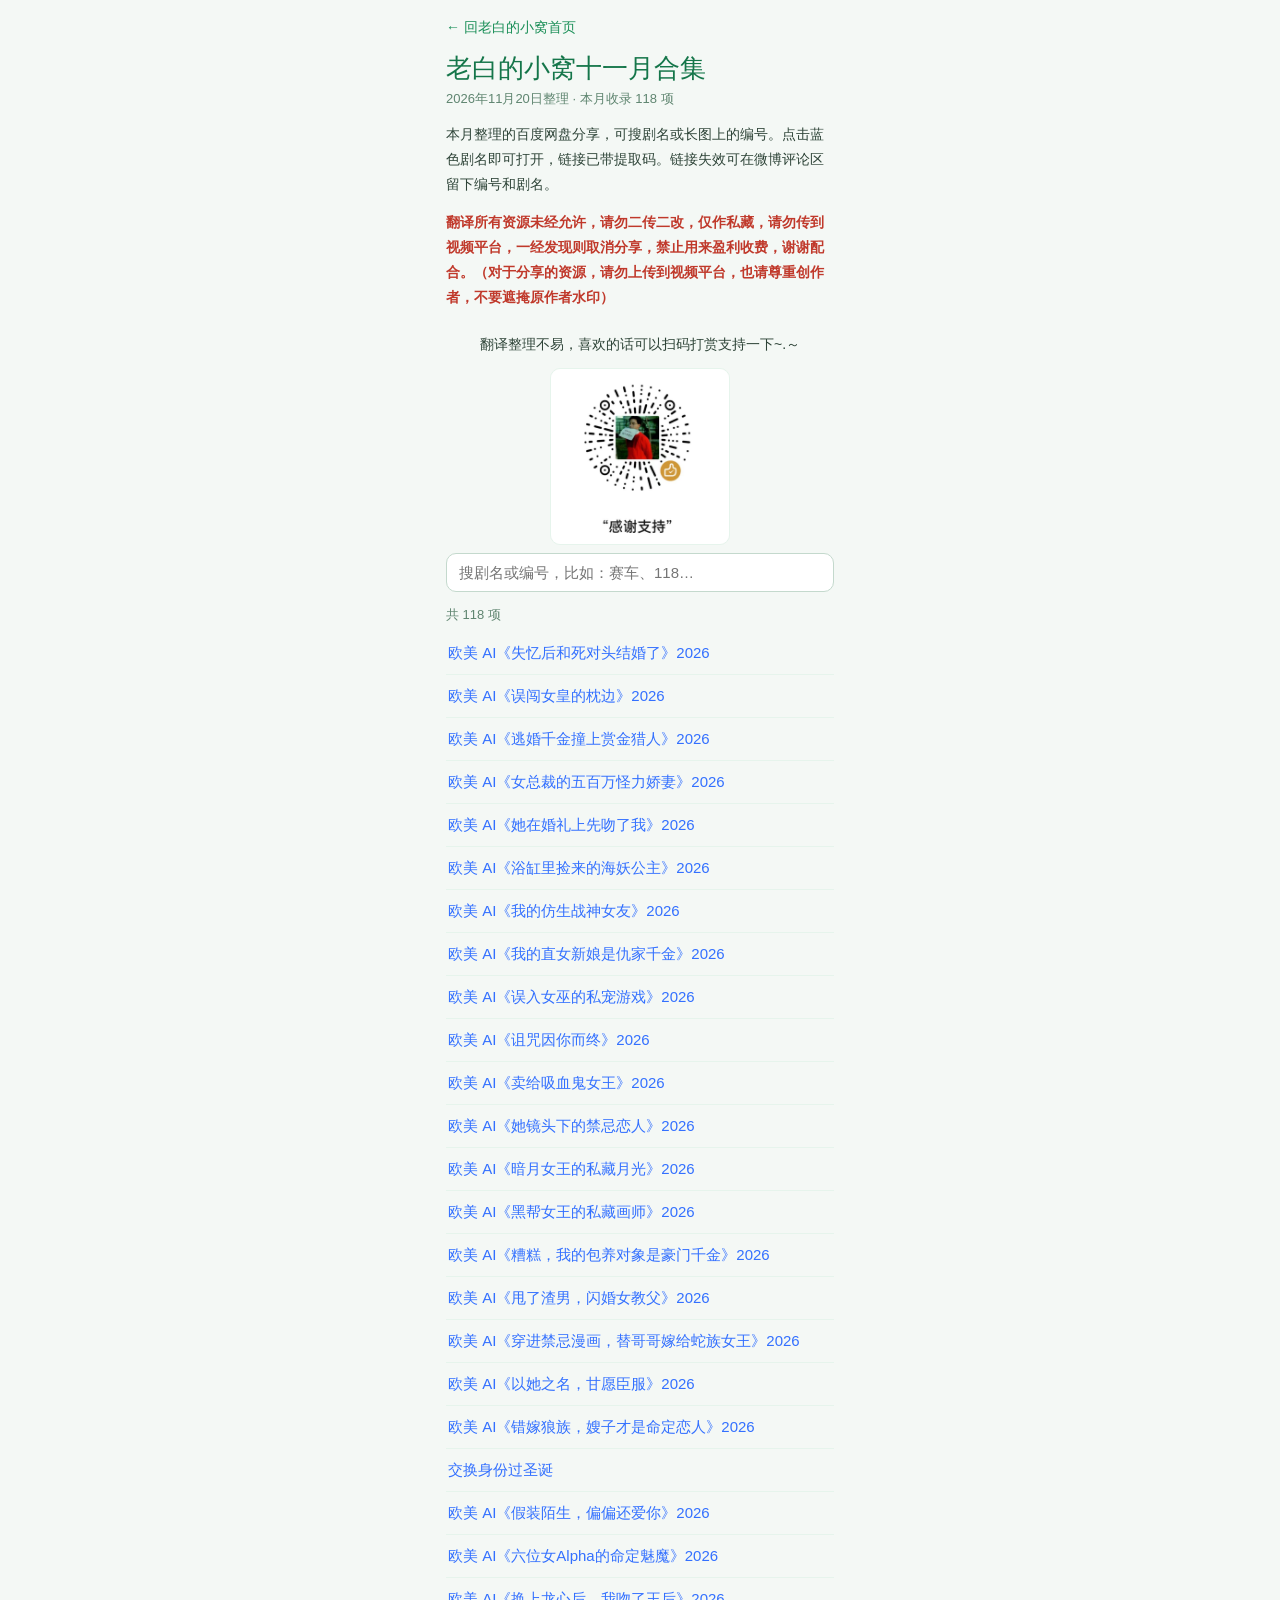
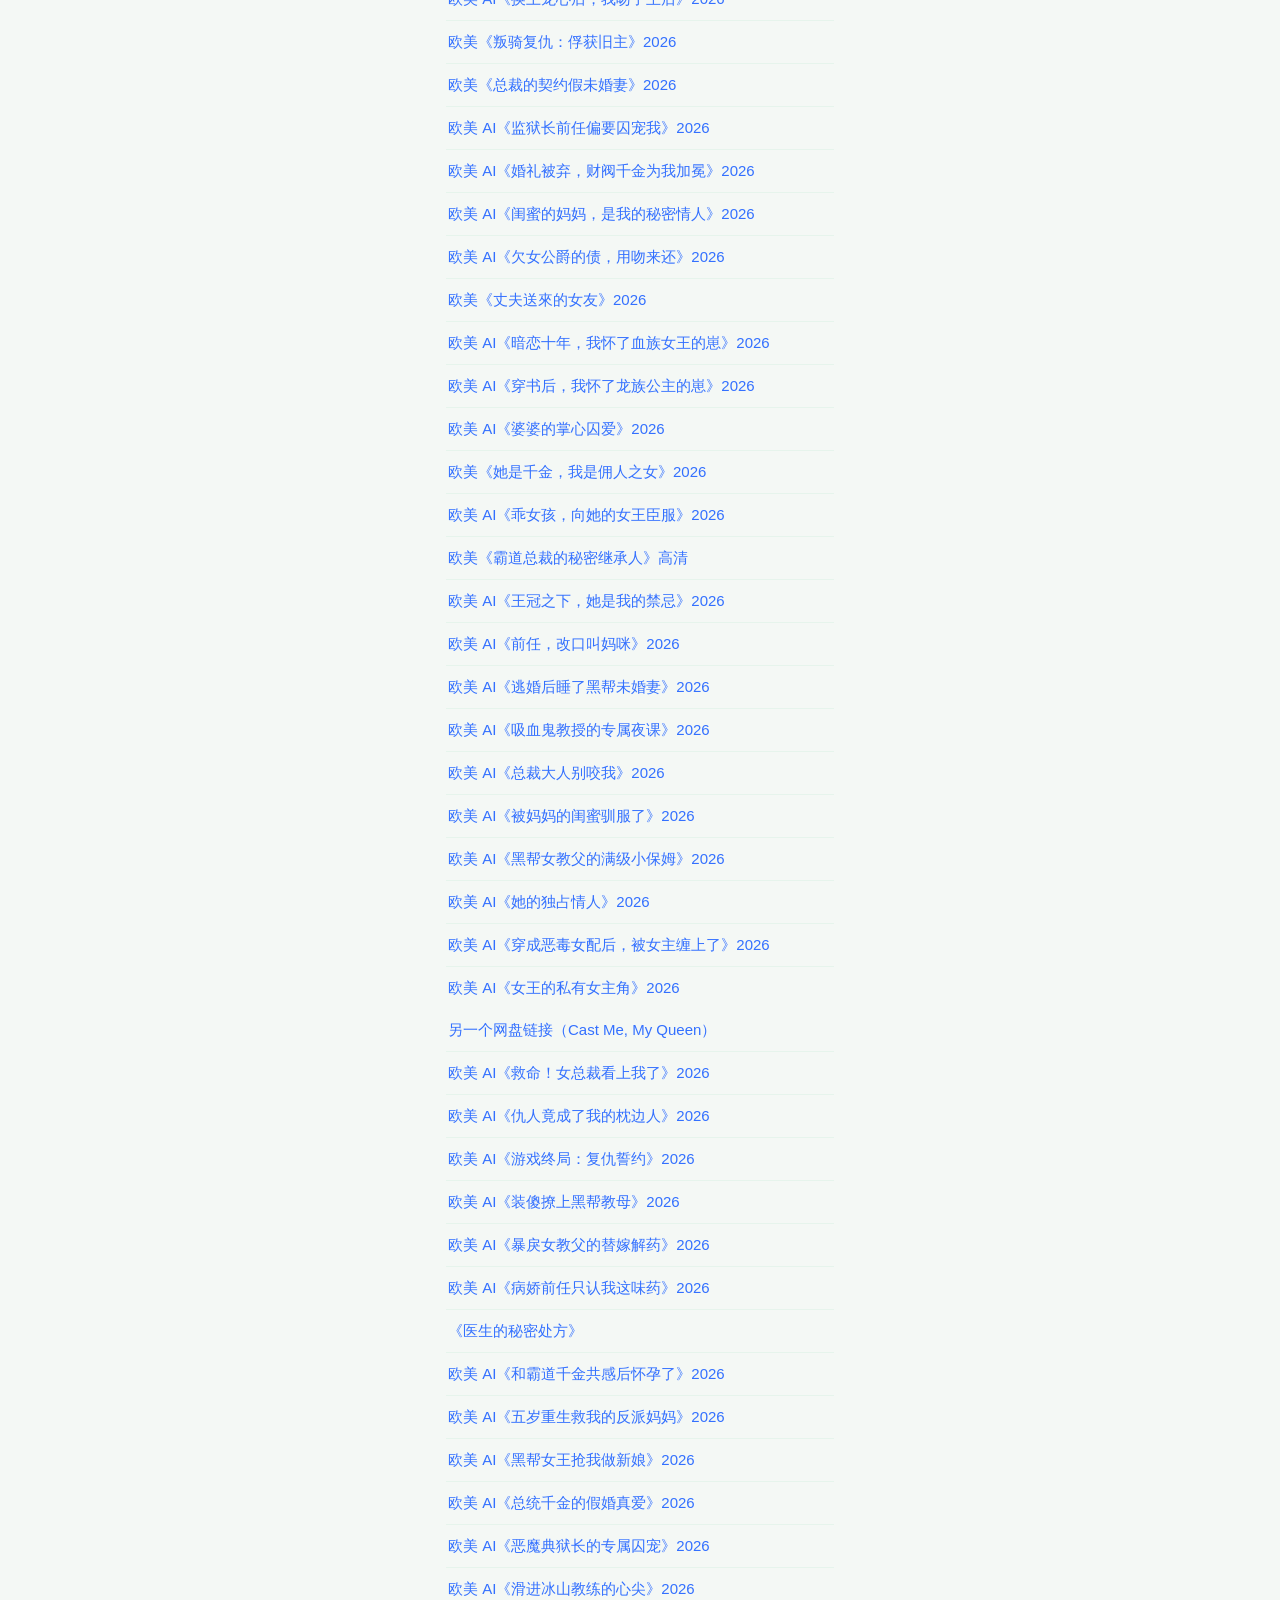
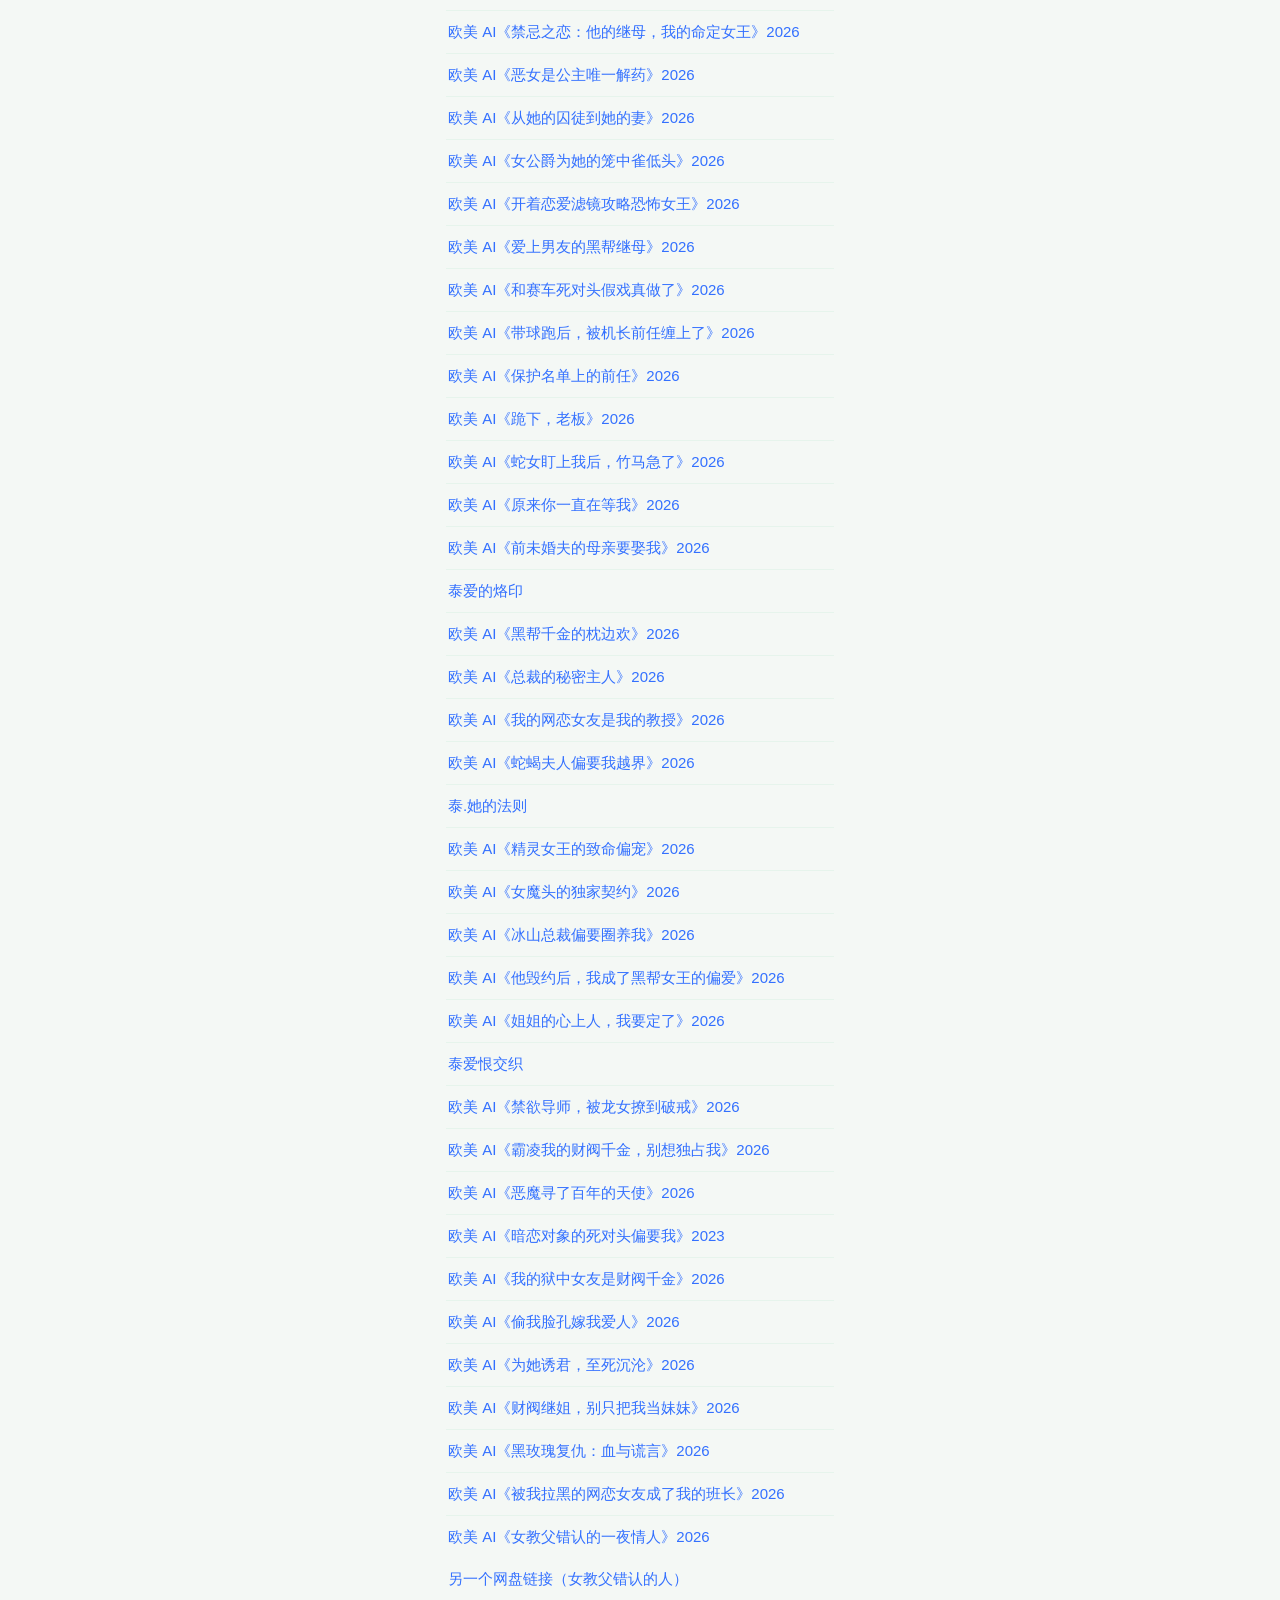
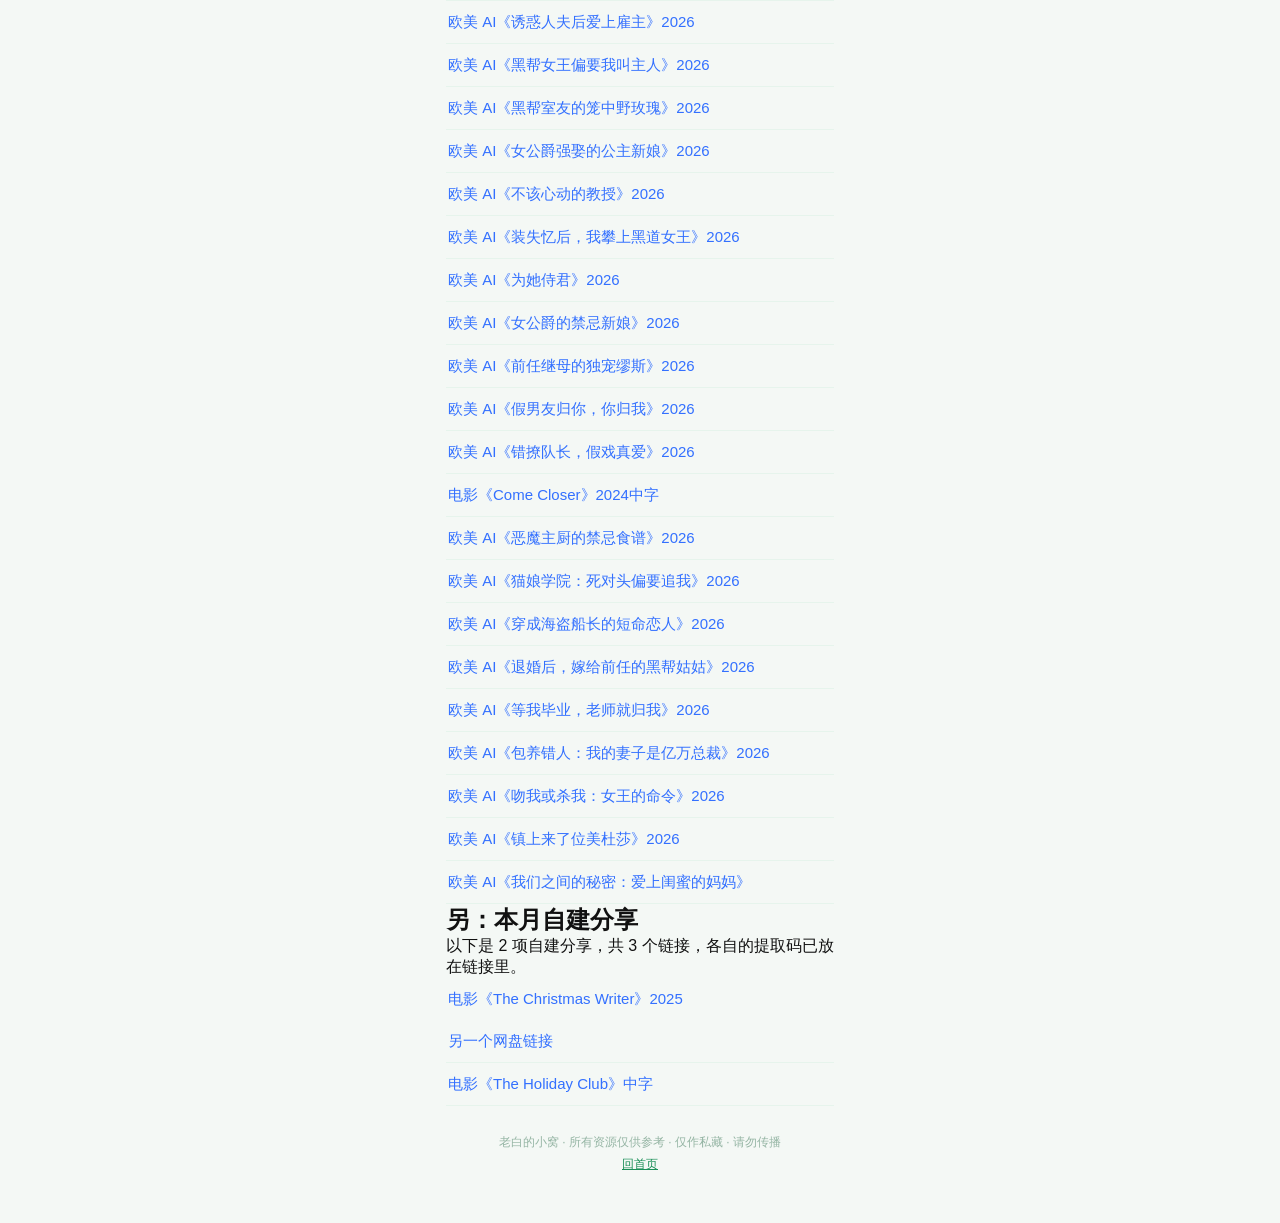
<file: monthly-2026-11.html>
<!DOCTYPE html>
<html lang="zh-CN">
<head>
<meta charset="utf-8">
<meta name="viewport" content="width=device-width, initial-scale=1.0, maximum-scale=1.0, user-scalable=no">
<title>老白的小窝十一月合集</title>
<meta property="og:type" content="website">
<meta property="og:title" content="老白的小窝十一月合集">
<meta property="og:description" content="十一月剧目索引，共 118 项，可按剧名或编号查找。">
<meta property="og:url" content="https://laobaidewwt-stack.github.io/laobai/monthly-2026-11.html">
<meta property="og:image" content="https://laobaidewwt-stack.github.io/laobai/november-2026-green-preview.jpg">
<meta property="og:image:type" content="image/jpeg">
<meta property="og:image:width" content="1200">
<meta property="og:image:height" content="630">
<meta name="twitter:card" content="summary_large_image">
<meta name="twitter:image" content="https://laobaidewwt-stack.github.io/laobai/november-2026-green-preview.jpg">

<style>
*{margin:0;padding:0;box-sizing:border-box}
body{background:#f4f8f5;color:#111;font-family:"Noto Sans SC",-apple-system,"PingFang SC","Microsoft YaHei",sans-serif;-webkit-font-smoothing:antialiased;min-height:100vh}
.wrap{max-width:420px;margin:0 auto;padding:18px 16px 48px}
.back{display:inline-block;color:#1b8f58;text-decoration:none;font-size:14px;margin-bottom:14px}
h1{font-family:"ZCOOL QingKe HuangYou","Noto Sans SC",sans-serif;font-weight:400;font-size:26px;color:#15764a;margin-bottom:4px}
.date{color:#5f8570;font-size:13px;margin-bottom:14px}
.intro{font-size:14px;line-height:1.8;color:#2e4438;margin-bottom:12px}
.notice{color:#c0392b;font-weight:bold;font-size:14px;line-height:1.8;margin-bottom:12px}
.search{width:100%;padding:10px 12px;font-size:15px;border:1px solid #c4d9cd;border-radius:10px;outline:none;margin-bottom:14px;background:#fff}
.search:focus{border-color:#1b8f58}
.count{color:#5f8570;font-size:13px;margin-bottom:8px}
ul{list-style:none}
li{margin:0;border-bottom:1px solid #e6f4ec}
li a{display:block;padding:9px 2px;color:#3370ff;text-decoration:none;font-size:15px;line-height:1.6}
li a:hover{text-decoration:underline}
li.hidden{display:none}
.donate{margin-top:22px;text-align:center;color:#2e4438;font-size:14px;line-height:1.8}
.donate img{width:180px;height:auto;margin-top:10px;border:1px solid #e6f4ec;border-radius:10px}
.foot{margin-top:26px;text-align:center;color:#95b5a4;font-size:12px;line-height:1.8}
.foot a{color:#1b8f58}
</style>
</head>
<body>
<div class="wrap">
<a class="back" href="https://laobaidewwt-stack.github.io/laobai/">← 回老白的小窝首页</a>
<h1>老白的小窝十一月合集</h1>
<p class="date">2026年11月20日整理 · 本月收录 118 项</p>
<p class="intro">本月整理的百度网盘分享，可搜剧名或长图上的编号。点击蓝色剧名即可打开，链接已带提取码。链接失效可在微博评论区留下编号和剧名。</p>
<p class="notice">翻译所有资源未经允许，请勿二传二改，仅作私藏，请勿传到视频平台，一经发现则取消分享，禁止用来盈利收费，谢谢配合。（对于分享的资源，请勿上传到视频平台，也请尊重创作者，不要遮掩原作者水印）</p>
<p class="donate">翻译整理不易，喜欢的话可以扫码打赏支持一下~.～<br><img src="[data-uri]" alt="打赏二维码"></p>
<input class="search" id="q" type="search" placeholder="搜剧名或编号，比如：赛车、118…" aria-label="搜剧名或编号" autocomplete="off">
<p class="count" id="count">共 118 项</p>
<ul id="list">
  <li data-number="001"><a href="https://pan.baidu.com/s/1kRC9mk_WKydPHnMC3A3Wwg?pwd=lenb" target="_blank" rel="noopener noreferrer">欧美 AI《失忆后和死对头结婚了》2026</a></li>
  <li data-number="002"><a href="https://pan.baidu.com/s/1E_S2CqPuTHROUlzuObhI3A?pwd=lenb" target="_blank" rel="noopener noreferrer">欧美 AI《误闯女皇的枕边》2026</a></li>
  <li data-number="003"><a href="https://pan.baidu.com/s/1Dq7JpxafmJHgf8V4m2S6zg?pwd=lenb" target="_blank" rel="noopener noreferrer">欧美 AI《逃婚千金撞上赏金猎人》2026</a></li>
  <li data-number="004"><a href="https://pan.baidu.com/s/1wtzhvWYuBOBSidsvNjYBjQ?pwd=lenb" target="_blank" rel="noopener noreferrer">欧美 AI《女总裁的五百万怪力娇妻》2026</a></li>
  <li data-number="005"><a href="https://pan.baidu.com/s/1VSfKdIYEVv7bBEp9-AnIdA?pwd=lenb" target="_blank" rel="noopener noreferrer">欧美 AI《她在婚礼上先吻了我》2026</a></li>
  <li data-number="006"><a href="https://pan.baidu.com/s/1uM4QPrBNi0-Pv-A7dObrdQ?pwd=lenb" target="_blank" rel="noopener noreferrer">欧美 AI《浴缸里捡来的海妖公主》2026</a></li>
  <li data-number="007"><a href="https://pan.baidu.com/s/1RSeGcuYG5vD8O8gArpK3sw?pwd=lenb" target="_blank" rel="noopener noreferrer">欧美 AI《我的仿生战神女友》2026</a></li>
  <li data-number="008"><a href="https://pan.baidu.com/s/1KjT1ME9Uv848nt5ftYFeKw?pwd=lenb" target="_blank" rel="noopener noreferrer">欧美 AI《我的直女新娘是仇家千金》2026</a></li>
  <li data-number="009"><a href="https://pan.baidu.com/s/1y_x2ncX-C2UyXlotQIVJKw?pwd=lenb" target="_blank" rel="noopener noreferrer">欧美 AI《误入女巫的私宠游戏》2026</a></li>
  <li data-number="010"><a href="https://pan.baidu.com/s/1GErw0q7UkZzXDJKG8xFn0Q?pwd=lenb" target="_blank" rel="noopener noreferrer">欧美 AI《诅咒因你而终》2026</a></li>
  <li data-number="011"><a href="https://pan.baidu.com/s/1eBoY2Rw4EPcPVwMIubsONA?pwd=lenb" target="_blank" rel="noopener noreferrer">欧美 AI《卖给吸血鬼女王》2026</a></li>
  <li data-number="012"><a href="https://pan.baidu.com/s/1i7u4lo8SU3VlKZKJVZlu9Q?pwd=lenb" target="_blank" rel="noopener noreferrer">欧美 AI《她镜头下的禁忌恋人》2026</a></li>
  <li data-number="013"><a href="https://pan.baidu.com/s/1NOdtpyqQ6fH2AokSRi6htA?pwd=lenb" target="_blank" rel="noopener noreferrer">欧美 AI《暗月女王的私藏月光》2026</a></li>
  <li data-number="014"><a href="https://pan.baidu.com/s/1FEeR0D7HqnNy-TDq7X7zSg?pwd=lenb" target="_blank" rel="noopener noreferrer">欧美 AI《黑帮女王的私藏画师》2026</a></li>
  <li data-number="015"><a href="https://pan.baidu.com/s/1fS5hPZwGbsT9FusuhWuoVw?pwd=lenb" target="_blank" rel="noopener noreferrer">欧美 AI《糟糕，我的包养对象是豪门千金》2026</a></li>
  <li data-number="016"><a href="https://pan.baidu.com/s/1BZbGv-Rcdka5UjIL133NSg?pwd=lenb" target="_blank" rel="noopener noreferrer">欧美 AI《甩了渣男，闪婚女教父》2026</a></li>
  <li data-number="017"><a href="https://pan.baidu.com/s/16CXxUZHCnhdhOGfKzIYIWQ?pwd=lenb" target="_blank" rel="noopener noreferrer">欧美 AI《穿进禁忌漫画，替哥哥嫁给蛇族女王》2026</a></li>
  <li data-number="018"><a href="https://pan.baidu.com/s/1dPXD5NIIza-_mrf2tOB8yg?pwd=lenb" target="_blank" rel="noopener noreferrer">欧美 AI《以她之名，甘愿臣服》2026</a></li>
  <li data-number="019"><a href="https://pan.baidu.com/s/1CM6tvjTxuUY2EsCLfTKylg?pwd=lenb" target="_blank" rel="noopener noreferrer">欧美 AI《错嫁狼族，嫂子才是命定恋人》2026</a></li>
  <li data-number="020"><a href="https://pan.baidu.com/s/1pZfxGB_9VolhPlClvIhopA?pwd=lenb" target="_blank" rel="noopener noreferrer">交换身份过圣诞</a></li>
  <li data-number="021"><a href="https://pan.baidu.com/s/1qkQj_RwsAbnNyh4H4CW5nQ?pwd=lenb" target="_blank" rel="noopener noreferrer">欧美 AI《假装陌生，偏偏还爱你》2026</a></li>
  <li data-number="022"><a href="https://pan.baidu.com/s/1r0218fypVEvqROwRjM-1sQ?pwd=lenb" target="_blank" rel="noopener noreferrer">欧美 AI《六位女Alpha的命定魅魔》2026</a></li>
  <li data-number="023"><a href="https://pan.baidu.com/s/1HyOL3J_Zggun4ltghK5XRg?pwd=lenb" target="_blank" rel="noopener noreferrer">欧美 AI《换上龙心后，我吻了王后》2026</a></li>
  <li data-number="024"><a href="https://pan.baidu.com/s/1Hj6keiA1-1NCYyDEx6i0aQ?pwd=lenb" target="_blank" rel="noopener noreferrer">欧美《叛骑复仇：俘获旧主》2026</a></li>
  <li data-number="025"><a href="https://pan.baidu.com/s/1uHiJ3gQwAo7D1aW20lFMtw?pwd=lenb" target="_blank" rel="noopener noreferrer">欧美《总裁的契约假未婚妻》2026</a></li>
  <li data-number="026"><a href="https://pan.baidu.com/s/1xvLsefExkuEzMPzK64YZ7w?pwd=lenb" target="_blank" rel="noopener noreferrer">欧美 AI《监狱长前任偏要囚宠我》2026</a></li>
  <li data-number="027"><a href="https://pan.baidu.com/s/1EV4zdJT98433Fbu8Lgk-ZQ?pwd=lenb" target="_blank" rel="noopener noreferrer">欧美 AI《婚礼被弃，财阀千金为我加冕》2026</a></li>
  <li data-number="028"><a href="https://pan.baidu.com/s/1kfVPe7EG-NOQNnz_eCCPxQ?pwd=lenb" target="_blank" rel="noopener noreferrer">欧美 AI《闺蜜的妈妈，是我的秘密情人》2026</a></li>
  <li data-number="029"><a href="https://pan.baidu.com/s/1St-K7vXYOdBd1V7z1ZiLaQ?pwd=lenb" target="_blank" rel="noopener noreferrer">欧美 AI《欠女公爵的债，用吻来还》2026</a></li>
  <li data-number="030"><a href="https://pan.baidu.com/s/1ymQueVGw1E-cFAIwewfr1Q?pwd=lenb" target="_blank" rel="noopener noreferrer">欧美《丈夫送來的女友》2026</a></li>
  <li data-number="031"><a href="https://pan.baidu.com/s/1Ssl-ebXB65XO84HeE_Gg-g?pwd=lenb" target="_blank" rel="noopener noreferrer">欧美 AI《暗恋十年，我怀了血族女王的崽》2026</a></li>
  <li data-number="032"><a href="https://pan.baidu.com/s/1NmDL5bzmT0GzlPfxFmQnWg?pwd=lenb" target="_blank" rel="noopener noreferrer">欧美 AI《穿书后，我怀了龙族公主的崽》2026</a></li>
  <li data-number="033"><a href="https://pan.baidu.com/s/18x2LP8veJw64uEIRAX8qxA?pwd=lenb" target="_blank" rel="noopener noreferrer">欧美 AI《婆婆的掌心囚爱》2026</a></li>
  <li data-number="034"><a href="https://pan.baidu.com/s/1_JtR1Xp-JD1smTq-KTeKsQ?pwd=lenb" target="_blank" rel="noopener noreferrer">欧美《她是千金，我是佣人之女》2026</a></li>
  <li data-number="035"><a href="https://pan.baidu.com/s/1AeOohTO0yom21xeW-ADxxQ?pwd=lenb" target="_blank" rel="noopener noreferrer">欧美 AI《乖女孩，向她的女王臣服》2026</a></li>
  <li data-number="036"><a href="https://pan.baidu.com/s/1nX0F1zqP_yIuxAvCCy3AZQ?pwd=lenb" target="_blank" rel="noopener noreferrer">欧美《霸道总裁的秘密继承人》高清</a></li>
  <li data-number="037"><a href="https://pan.baidu.com/s/1S-hprKDJ3fZtosJ0vch0PQ?pwd=lenb" target="_blank" rel="noopener noreferrer">欧美 AI《王冠之下，她是我的禁忌》2026</a></li>
  <li data-number="038"><a href="https://pan.baidu.com/s/1aRHiclqRkBNZMVkhueD8FQ?pwd=lenb" target="_blank" rel="noopener noreferrer">欧美 AI《前任，改口叫妈咪》2026</a></li>
  <li data-number="039"><a href="https://pan.baidu.com/s/1nTuJUwFJAlNvtqWa6YtDiA?pwd=lenb" target="_blank" rel="noopener noreferrer">欧美 AI《逃婚后睡了黑帮未婚妻》2026</a></li>
  <li data-number="040"><a href="https://pan.baidu.com/s/11kgKeZJgg37JKNlyd-dEIA?pwd=lenb" target="_blank" rel="noopener noreferrer">欧美 AI《吸血鬼教授的专属夜课》2026</a></li>
  <li data-number="041"><a href="https://pan.baidu.com/s/1fZvN57AjQsSFt-l8U3dUHw?pwd=lenb" target="_blank" rel="noopener noreferrer">欧美 AI《总裁大人别咬我》2026</a></li>
  <li data-number="042"><a href="https://pan.baidu.com/s/1sKR7dJPG95FbUSBvo_wYVQ?pwd=lenb" target="_blank" rel="noopener noreferrer">欧美 AI《被妈妈的闺蜜驯服了》2026</a></li>
  <li data-number="043"><a href="https://pan.baidu.com/s/1WdSpKJjDS5do4iM2vwc9RA?pwd=lenb" target="_blank" rel="noopener noreferrer">欧美 AI《黑帮女教父的满级小保姆》2026</a></li>
  <li data-number="044"><a href="https://pan.baidu.com/s/1sGOjCHHORZOfhj4eeGvurw?pwd=lenb" target="_blank" rel="noopener noreferrer">欧美 AI《她的独占情人》2026</a></li>
  <li data-number="045"><a href="https://pan.baidu.com/s/16nBfA3z-FlfrLcwYaskihQ?pwd=lenb" target="_blank" rel="noopener noreferrer">欧美 AI《穿成恶毒女配后，被女主缠上了》2026</a></li>
  <li data-number="046"><a href="https://pan.baidu.com/s/1P2NH6KmAnearASh99tUyjw?pwd=lenb" target="_blank" rel="noopener noreferrer">欧美 AI《女王的私有女主角》2026</a><a href="https://pan.baidu.com/s/1CrKg_J9QixomczrfeqJcQw?pwd=lenb" target="_blank" rel="noopener noreferrer">另一个网盘链接（Cast Me, My Queen）</a></li>
  <li data-number="047"><a href="https://pan.baidu.com/s/1d0uzWtaLDd5s5DtJffOilA?pwd=lenb" target="_blank" rel="noopener noreferrer">欧美 AI《救命！女总裁看上我了》2026</a></li>
  <li data-number="048"><a href="https://pan.baidu.com/s/1o2nMqF2oAMUo1hiXk1dVzg?pwd=lenb" target="_blank" rel="noopener noreferrer">欧美 AI《仇人竟成了我的枕边人》2026</a></li>
  <li data-number="049"><a href="https://pan.baidu.com/s/15HK-x6qIf-t2KevXDZTLFg?pwd=lenb" target="_blank" rel="noopener noreferrer">欧美 AI《游戏终局：复仇誓约》2026</a></li>
  <li data-number="050"><a href="https://pan.baidu.com/s/1P8UTYPN3lLtc_HpoGm2AEw?pwd=lenb" target="_blank" rel="noopener noreferrer">欧美 AI《装傻撩上黑帮教母》2026</a></li>
  <li data-number="051"><a href="https://pan.baidu.com/s/1or2LZWqcswG6srj93ZZb1w?pwd=lenb" target="_blank" rel="noopener noreferrer">欧美 AI《暴戾女教父的替嫁解药》2026</a></li>
  <li data-number="052"><a href="https://pan.baidu.com/s/1n_ry-rwYVoWtL205nBFiRQ?pwd=lenb" target="_blank" rel="noopener noreferrer">欧美 AI《病娇前任只认我这味药》2026</a></li>
  <li data-number="053"><a href="https://pan.baidu.com/s/1cCz60d8Zg46lDK6Htv14Nw?pwd=lenb" target="_blank" rel="noopener noreferrer">《医生的秘密处方》</a></li>
  <li data-number="054"><a href="https://pan.baidu.com/s/15k91-ns3aKrEDe0-gti_fw?pwd=lenb" target="_blank" rel="noopener noreferrer">欧美 AI《和霸道千金共感后怀孕了》2026</a></li>
  <li data-number="055"><a href="https://pan.baidu.com/s/1QSGHBQJgcdg0WfbdQDJSVQ?pwd=lenb" target="_blank" rel="noopener noreferrer">欧美 AI《五岁重生救我的反派妈妈》2026</a></li>
  <li data-number="056"><a href="https://pan.baidu.com/s/1hlwdVZL77w5jZ_mh0UhEfQ?pwd=lenb" target="_blank" rel="noopener noreferrer">欧美 AI《黑帮女王抢我做新娘》2026</a></li>
  <li data-number="057"><a href="https://pan.baidu.com/s/1Zk9hG1uHHETcnJITvGjcFA?pwd=lenb" target="_blank" rel="noopener noreferrer">欧美 AI《总统千金的假婚真爱》2026</a></li>
  <li data-number="058"><a href="https://pan.baidu.com/s/1YRHfb1V--Ku4PeGMXqcC1w?pwd=lenb" target="_blank" rel="noopener noreferrer">欧美 AI《恶魔典狱长的专属囚宠》2026</a></li>
  <li data-number="059"><a href="https://pan.baidu.com/s/1lZvmpA2aV26EudBShrbKXw?pwd=lenb" target="_blank" rel="noopener noreferrer">欧美 AI《滑进冰山教练的心尖》2026</a></li>
  <li data-number="060"><a href="https://pan.baidu.com/s/1MyCB_tsWj5pVi4stZo0LOw?pwd=lenb" target="_blank" rel="noopener noreferrer">欧美 AI《禁忌之恋：他的继母，我的命定女王》2026</a></li>
  <li data-number="061"><a href="https://pan.baidu.com/s/13b58mmvRv-QqFNDHXcWE5Q?pwd=lenb" target="_blank" rel="noopener noreferrer">欧美 AI《恶女是公主唯一解药》2026</a></li>
  <li data-number="062"><a href="https://pan.baidu.com/s/11xI_YD4GOTOAaqw2S-V94g?pwd=lenb" target="_blank" rel="noopener noreferrer">欧美 AI《从她的囚徒到她的妻》2026</a></li>
  <li data-number="063"><a href="https://pan.baidu.com/s/1Z8HdTJkUvPBLDAsLSfpxCA?pwd=lenb" target="_blank" rel="noopener noreferrer">欧美 AI《女公爵为她的笼中雀低头》2026</a></li>
  <li data-number="064"><a href="https://pan.baidu.com/s/1PmckyeRgpiDIm6XILlc-dw?pwd=lenb" target="_blank" rel="noopener noreferrer">欧美 AI《开着恋爱滤镜攻略恐怖女王》2026</a></li>
  <li data-number="065"><a href="https://pan.baidu.com/s/1-s6HX61wrwokobWAIxzoiw?pwd=lenb" target="_blank" rel="noopener noreferrer">欧美 AI《爱上男友的黑帮继母》2026</a></li>
  <li data-number="066"><a href="https://pan.baidu.com/s/1Ij5iwgMFQrHah-HsA3ADTw?pwd=lenb" target="_blank" rel="noopener noreferrer">欧美 AI《和赛车死对头假戏真做了》2026</a></li>
  <li data-number="067"><a href="https://pan.baidu.com/s/1oqe2q1uCARH-pIjARua4KA?pwd=lenb" target="_blank" rel="noopener noreferrer">欧美 AI《带球跑后，被机长前任缠上了》2026</a></li>
  <li data-number="068"><a href="https://pan.baidu.com/s/1kbaCsPuiwCGg5UjLwJV2ug?pwd=lenb" target="_blank" rel="noopener noreferrer">欧美 AI《保护名单上的前任》2026</a></li>
  <li data-number="069"><a href="https://pan.baidu.com/s/1lLYb3vjSNLkzn5VURiNgzw?pwd=lenb" target="_blank" rel="noopener noreferrer">欧美 AI《跪下，老板》2026</a></li>
  <li data-number="070"><a href="https://pan.baidu.com/s/1XIp0_xPkiXy4aIboDsX6NA?pwd=lenb" target="_blank" rel="noopener noreferrer">欧美 AI《蛇女盯上我后，竹马急了》2026</a></li>
  <li data-number="071"><a href="https://pan.baidu.com/s/16TAUoWqmlDa_qkZRTCFQRA?pwd=lenb" target="_blank" rel="noopener noreferrer">欧美 AI《原来你一直在等我》2026</a></li>
  <li data-number="072"><a href="https://pan.baidu.com/s/11odJD8ie8652Tr_f9uTbZw?pwd=lenb" target="_blank" rel="noopener noreferrer">欧美 AI《前未婚夫的母亲要娶我》2026</a></li>
  <li data-number="073"><a href="https://pan.baidu.com/s/1tkvNo4CMPjlh-fIZAuismQ?pwd=lenb" target="_blank" rel="noopener noreferrer">泰爱的烙印</a></li>
  <li data-number="074"><a href="https://pan.baidu.com/s/1eUwk1335l1XtfmFlrDt16Q?pwd=lenb" target="_blank" rel="noopener noreferrer">欧美 AI《黑帮千金的枕边欢》2026</a></li>
  <li data-number="075"><a href="https://pan.baidu.com/s/1ge8lSLRoPApHp8xteqbNcA?pwd=lenb" target="_blank" rel="noopener noreferrer">欧美 AI《总裁的秘密主人》2026</a></li>
  <li data-number="076"><a href="https://pan.baidu.com/s/1okyB9GOaYzBVkh6SJOjIqw?pwd=lenb" target="_blank" rel="noopener noreferrer">欧美 AI《我的网恋女友是我的教授》2026</a></li>
  <li data-number="077"><a href="https://pan.baidu.com/s/1Gf0mYlaY0lDtEJNXvCuqiA?pwd=lenb" target="_blank" rel="noopener noreferrer">欧美 AI《蛇蝎夫人偏要我越界》2026</a></li>
  <li data-number="078"><a href="https://pan.baidu.com/s/1IOjW8AKkCcZAJG6Je4IFvA?pwd=lenb" target="_blank" rel="noopener noreferrer">泰.她的法则</a></li>
  <li data-number="079"><a href="https://pan.baidu.com/s/1EUro4_FsaP5EY86xoyejAw?pwd=lenb" target="_blank" rel="noopener noreferrer">欧美 AI《精灵女王的致命偏宠》2026</a></li>
  <li data-number="080"><a href="https://pan.baidu.com/s/1ud2AuSwXXLZ8ihO0UTaDWg?pwd=lenb" target="_blank" rel="noopener noreferrer">欧美 AI《女魔头的独家契约》2026</a></li>
  <li data-number="081"><a href="https://pan.baidu.com/s/1qFTDweJXOTBOQzG4m1lRTg?pwd=lenb" target="_blank" rel="noopener noreferrer">欧美 AI《冰山总裁偏要圈养我》2026</a></li>
  <li data-number="082"><a href="https://pan.baidu.com/s/1MiiBqmm5RUB-6wN9MomwLg?pwd=lenb" target="_blank" rel="noopener noreferrer">欧美 AI《他毁约后，我成了黑帮女王的偏爱》2026</a></li>
  <li data-number="083"><a href="https://pan.baidu.com/s/1-Zlp9zBQDtk4TZD0sAuRMA?pwd=lenb" target="_blank" rel="noopener noreferrer">欧美 AI《姐姐的心上人，我要定了》2026</a></li>
  <li data-number="084"><a href="https://pan.baidu.com/s/15WdGArBO4uXb5_Ge1GYpHA?pwd=lenb" target="_blank" rel="noopener noreferrer">泰爱恨交织</a></li>
  <li data-number="085"><a href="https://pan.baidu.com/s/1CTzV0xJUdHkPYDvVoHEW-Q?pwd=lenb" target="_blank" rel="noopener noreferrer">欧美 AI《禁欲导师，被龙女撩到破戒》2026</a></li>
  <li data-number="086"><a href="https://pan.baidu.com/s/1GRly4DIgZOFD8oQe_Sp2JA?pwd=lenb" target="_blank" rel="noopener noreferrer">欧美 AI《霸凌我的财阀千金，别想独占我》2026</a></li>
  <li data-number="087"><a href="https://pan.baidu.com/s/1bS0VUbAZ1eEBkw7nKINIIA?pwd=lenb" target="_blank" rel="noopener noreferrer">欧美 AI《恶魔寻了百年的天使》2026</a></li>
  <li data-number="088"><a href="https://pan.baidu.com/s/1Us90DhG4GujVR_3WVI9PNg?pwd=lenb" target="_blank" rel="noopener noreferrer">欧美 AI《暗恋对象的死对头偏要我》2023</a></li>
  <li data-number="089"><a href="https://pan.baidu.com/s/1EuafOPoKgD_JSYAMLjSD_g?pwd=lenb" target="_blank" rel="noopener noreferrer">欧美 AI《我的狱中女友是财阀千金》2026</a></li>
  <li data-number="090"><a href="https://pan.baidu.com/s/1z2VRI8XNPbierdNlSo1Nuw?pwd=lenb" target="_blank" rel="noopener noreferrer">欧美 AI《偷我脸孔嫁我爱人》2026</a></li>
  <li data-number="091"><a href="https://pan.baidu.com/s/104c78I6dKVIqCI-qKLEOJw?pwd=lenb" target="_blank" rel="noopener noreferrer">欧美 AI《为她诱君，至死沉沦》2026</a></li>
  <li data-number="092"><a href="https://pan.baidu.com/s/1Nd9GIju7duh1LCPTFSHiGA?pwd=lenb" target="_blank" rel="noopener noreferrer">欧美 AI《财阀继姐，别只把我当妹妹》2026</a></li>
  <li data-number="093"><a href="https://pan.baidu.com/s/1TAg84MnApYZgSuuHB-XbjQ?pwd=lenb" target="_blank" rel="noopener noreferrer">欧美 AI《黑玫瑰复仇：血与谎言》2026</a></li>
  <li data-number="094"><a href="https://pan.baidu.com/s/1Rmql-jEE9W-khPBIBOAUwQ?pwd=lenb" target="_blank" rel="noopener noreferrer">欧美 AI《被我拉黑的网恋女友成了我的班长》2026</a></li>
  <li data-number="095"><a href="https://pan.baidu.com/s/1yQwWGYvyIAfM0V5sWlS23A?pwd=lenb" target="_blank" rel="noopener noreferrer">欧美 AI《女教父错认的一夜情人》2026</a><a href="https://pan.baidu.com/s/1buL5kS_qX_xs-xmlfKeQkg?pwd=lenb" target="_blank" rel="noopener noreferrer">另一个网盘链接（女教父错认的人）</a></li>
  <li data-number="096"><a href="https://pan.baidu.com/s/1ol_r4RprLNG0fGaSVJAIhQ?pwd=lenb" target="_blank" rel="noopener noreferrer">欧美 AI《诱惑人夫后爱上雇主》2026</a></li>
  <li data-number="097"><a href="https://pan.baidu.com/s/1txLIyzk0Va7CLf7hzjSvJQ?pwd=lenb" target="_blank" rel="noopener noreferrer">欧美 AI《黑帮女王偏要我叫主人》2026</a></li>
  <li data-number="098"><a href="https://pan.baidu.com/s/1H2odRwzRpYtyeWxxA-h4sQ?pwd=lenb" target="_blank" rel="noopener noreferrer">欧美 AI《黑帮室友的笼中野玫瑰》2026</a></li>
  <li data-number="099"><a href="https://pan.baidu.com/s/1fY9A0i5b4JpSR5310DvHww?pwd=lenb" target="_blank" rel="noopener noreferrer">欧美 AI《女公爵强娶的公主新娘》2026</a></li>
  <li data-number="100"><a href="https://pan.baidu.com/s/1OJz2cRTC5JkyodEJCU8Deg?pwd=lenb" target="_blank" rel="noopener noreferrer">欧美 AI《不该心动的教授》2026</a></li>
  <li data-number="101"><a href="https://pan.baidu.com/s/18IxmuuMQHeixIkH4pHJriA?pwd=lenb" target="_blank" rel="noopener noreferrer">欧美 AI《装失忆后，我攀上黑道女王》2026</a></li>
  <li data-number="102"><a href="https://pan.baidu.com/s/1CJjhANHphKP0nLTWVkV-pA?pwd=lenb" target="_blank" rel="noopener noreferrer">欧美 AI《为她侍君》2026</a></li>
  <li data-number="103"><a href="https://pan.baidu.com/s/13fkQEVbnNpl2YjVqwDDlLQ?pwd=lenb" target="_blank" rel="noopener noreferrer">欧美 AI《女公爵的禁忌新娘》2026</a></li>
  <li data-number="104"><a href="https://pan.baidu.com/s/1qe44mn88S6j2ibyz2_ybAw?pwd=lenb" target="_blank" rel="noopener noreferrer">欧美 AI《前任继母的独宠缪斯》2026</a></li>
  <li data-number="105"><a href="https://pan.baidu.com/s/1V1wbWTLgYYTRSmlJl1Yzdg?pwd=lenb" target="_blank" rel="noopener noreferrer">欧美 AI《假男友归你，你归我》2026</a></li>
  <li data-number="106"><a href="https://pan.baidu.com/s/13qndMYQSgWEn7N_Z_RddnQ?pwd=lenb" target="_blank" rel="noopener noreferrer">欧美 AI《错撩队长，假戏真爱》2026</a></li>
  <li data-number="107"><a href="https://pan.baidu.com/s/18SRtVKOUqW63slbDiVhhbQ?pwd=lenb" target="_blank" rel="noopener noreferrer">电影《Come Closer》2024中字</a></li>
  <li data-number="108"><a href="https://pan.baidu.com/s/1iGPc2obXeMo1BuQu9eh1UA?pwd=lenb" target="_blank" rel="noopener noreferrer">欧美 AI《恶魔主厨的禁忌食谱》2026</a></li>
  <li data-number="109"><a href="https://pan.baidu.com/s/1qMBc-BkB8-Gnne0JzSgBFA?pwd=lenb" target="_blank" rel="noopener noreferrer">欧美 AI《猫娘学院：死对头偏要追我》2026</a></li>
  <li data-number="110"><a href="https://pan.baidu.com/s/1v0Uq0cGMqrp66pQwIw2ueQ?pwd=lenb" target="_blank" rel="noopener noreferrer">欧美 AI《穿成海盗船长的短命恋人》2026</a></li>
  <li data-number="111"><a href="https://pan.baidu.com/s/1_9h-ecR-wFyXhqyeu98SJQ?pwd=lenb" target="_blank" rel="noopener noreferrer">欧美 AI《退婚后，嫁给前任的黑帮姑姑》2026</a></li>
  <li data-number="112"><a href="https://pan.baidu.com/s/1MwSn2JiYRodYr8ISQxktuw?pwd=lenb" target="_blank" rel="noopener noreferrer">欧美 AI《等我毕业，老师就归我》2026</a></li>
  <li data-number="113"><a href="https://pan.baidu.com/s/1MKOXkDpbqlfC__q8JiJIuw?pwd=lenb" target="_blank" rel="noopener noreferrer">欧美 AI《包养错人：我的妻子是亿万总裁》2026</a></li>
  <li data-number="114"><a href="https://pan.baidu.com/s/1KvU3vgWOYkW65_F9zSeseA?pwd=lenb" target="_blank" rel="noopener noreferrer">欧美 AI《吻我或杀我：女王的命令》2026</a></li>
  <li data-number="115"><a href="https://pan.baidu.com/s/1Th3OqNaRn19Izhb3EuopqA?pwd=lenb" target="_blank" rel="noopener noreferrer">欧美 AI《镇上来了位美杜莎》2026</a></li>
  <li data-number="116"><a href="https://pan.baidu.com/s/1HuepBnGshMkh-TAUiUXq-g?pwd=lenb" target="_blank" rel="noopener noreferrer">欧美 AI《我们之间的秘密：爱上闺蜜的妈妈》</a></li>
</ul>
<h2>另：本月自建分享</h2>
<p class="note">以下是 2 项自建分享，共 3 个链接，各自的提取码已放在链接里。</p>
<ul id="list2">
  <li data-number="117"><a href="https://pan.baidu.com/s/1DknpItYy3HBh6-N7xZyyMA?pwd=2dhy" target="_blank" rel="noopener noreferrer">电影《The Christmas Writer》2025</a><a href="https://pan.baidu.com/s/1uhHjx1yPH9YVOnp8DgV46w?pwd=gvrw" target="_blank" rel="noopener noreferrer">另一个网盘链接</a></li>
  <li data-number="118"><a href="https://pan.baidu.com/s/1Uzw980gAgE-kt-uaUf85aA?pwd=3ffx" target="_blank" rel="noopener noreferrer">电影《The Holiday Club》中字</a></li>
</ul>
<p class="foot">老白的小窝 · 所有资源仅供参考 · 仅作私藏 · 请勿传播<br><a href="https://laobaidewwt-stack.github.io/laobai/">回首页</a></p>
</div>
<script>
var q=document.getElementById('q'),count=document.getElementById('count'),rows=document.querySelectorAll('#list li, #list2 li');
q.addEventListener('input',function(){
  var s=q.value.trim().toLowerCase(),n=0;
  for(var i=0;i<rows.length;i++){
    var hit=!s||rows[i].textContent.toLowerCase().indexOf(s)!==-1||rows[i].dataset.number===s||String(Number(rows[i].dataset.number))===s;
    rows[i].className=hit?'':'hidden';
    if(hit)n++;
  }
  count.textContent=s?('找到 '+n+' 项'):'共 118 项';
});
</script>
</body>
</html>
</file>
<file: ledger-app.css>
/* Installation is separate from the cloud ledger and never handles its key or data. */
.app-offline{font-size:13px;color:var(--ink);background:var(--sky2);border:1px dashed var(--ink3);border-radius:8px;padding:10px 14px;margin-top:12px}
.install-dialog{width:calc(100% - 28px);max-width:430px;max-height:calc(100dvh - 40px);padding:0;border:1px solid #c7b788;border-radius:24px;color:var(--p-ink);background:var(--paper);box-shadow:0 24px 70px #071c3d66;overflow:auto}
.install-dialog::backdrop{background:rgba(6,12,30,.58);backdrop-filter:blur(5px)}
.install-inner{padding:22px max(22px,env(safe-area-inset-right,0px)) calc(24px + env(safe-area-inset-bottom,0px)) max(22px,env(safe-area-inset-left,0px))}
.install-heading{display:flex;align-items:center;justify-content:space-between;gap:14px}
.install-heading img{width:64px;height:64px;border-radius:17px;box-shadow:0 4px 12px #173c6026}
.install-close{width:44px;height:44px;align-self:flex-start;border:1px solid var(--p-rule);border-radius:50%;background:transparent;color:var(--p-ink);font-family:system-ui,sans-serif;font-size:24px}
.install-dialog h2{font-size:24px;letter-spacing:.05em;line-height:1.45;margin:18px 0 6px;font-weight:700}
.install-intro{font-size:13px;color:var(--p-ink2);margin:0 0 20px}
.install-tabs{display:flex;gap:6px;padding:4px;border:1px solid var(--p-rule);border-radius:999px;margin-bottom:18px}
.install-tab{flex:1;min-height:40px;padding:7px 5px;background:transparent;color:var(--p-ink2);border:0;border-radius:999px;font-size:13px}
.install-tab[aria-pressed="true"]{background:var(--p-ink);color:var(--paper);font-weight:700}
.install-steps{list-style:none;counter-reset:install;margin:0;padding:0;display:grid;gap:16px}
.install-steps li{counter-increment:install;display:grid;grid-template-columns:26px 1fr;gap:10px;font-size:14px;line-height:1.7}
.install-steps li::before{content:counter(install);display:grid;place-items:center;border:1px solid #bba778;width:24px;height:24px;border-radius:50%;font-family:var(--mono);font-size:11px;color:#7c642d;margin-top:1px}
.install-steps b{font-weight:700}
.install-share{display:inline-block;width:17px;height:21px;vertical-align:-4px;margin:0 3px;fill:none;stroke:currentColor;stroke-width:1.8;stroke-linecap:round;stroke-linejoin:round}
.install-note{font-size:12px;line-height:1.8;color:var(--p-ink2);border-top:1px dashed var(--p-rule);margin:20px 0 0;padding-top:13px}
.install-prompt{width:100%;min-height:46px;margin-top:20px}
.install-status{margin:12px 0 0;font-size:12px;color:var(--p-ink2);line-height:1.7}
@media(display-mode:standalone){#installEntry{display:none}.app{padding-top:calc(8px + env(safe-area-inset-top,0px))}}
@media(max-width:640px){input.in,textarea.in,select.in{font-size:16px}}


.pk-me-row{display:flex;align-items:center;justify-content:center;gap:12px}.pk-notice{max-width:520px;width:calc(100% - 28px);max-height:85dvh;overflow:auto;margin:auto;padding:20px;color:var(--p-ink);background:var(--paper);border:1px solid var(--p-rule);border-radius:12px}.pk-notice::backdrop{background:#07122699}.pk-notice h2{margin:0;font-size:20px}.pk-notice-heading{display:flex;align-items:center;justify-content:space-between;gap:12px}.pk-notice-note{font-size:12px;line-height:1.75;color:var(--p-ink2);margin:9px 0}.pk-notice-actions{display:flex;gap:8px;flex-wrap:wrap}.pk-notice-actions>.mini{width:auto;height:auto;min-height:44px;max-width:100%;padding:8px 14px;border-radius:999px;line-height:1.5;white-space:normal;overflow-wrap:anywhere}.pk-notice details{border-top:1px dashed var(--p-rule);margin-top:12px;padding-top:10px}.pk-notice summary{cursor:pointer;font-size:13px;min-height:32px}.pk-changes{padding:0;list-style:none}.pk-changes li{display:grid;gap:3px;padding:10px 0;border-bottom:1px solid var(--p-rule);overflow-wrap:anywhere}.pk-changes strong{font-size:14px}.pk-changes span,.pk-changes time{font-size:12px;color:var(--p-ink2)}

/* Shared Picks · While You Were Away. Uses the existing paper, ink and torn edge. */
.pk-feed-overlay{position:fixed;inset:0;margin:0;width:100%;height:100%;max-width:none;max-height:none;border:0;padding:max(20px,env(safe-area-inset-top,0px)) max(14px,env(safe-area-inset-right,0px)) max(20px,env(safe-area-inset-bottom,0px)) max(14px,env(safe-area-inset-left,0px));background:transparent;color:var(--p-ink);overflow:auto;z-index:40;box-sizing:border-box}
.pk-feed-overlay[open]{display:flex;align-items:flex-start;justify-content:center}
.pk-feed-overlay[hidden]{display:none}
.pk-feed-overlay::backdrop{background:rgba(6,12,30,.45)}
.pk-feed-overlay[data-fallback][open]{background:rgba(6,12,30,.45)}
.pk-feed-card.paper{width:100%;max-width:520px;flex:none;padding:30px 28px 28px;clip-path:var(--torn-a);background:var(--paper);animation:pk-feed-enter .28s ease-out both;box-sizing:border-box}
.pk-feed-label{font-family:var(--mono,monospace);font-size:10px;text-transform:uppercase;letter-spacing:.19em;color:var(--p-ink3);margin:0 0 12px;line-height:1.8}
.pk-feed-title{font-size:28px;font-weight:700;letter-spacing:.06em;line-height:1.45;margin:0 0 14px}
.pk-feed-list{list-style:none;margin:0;padding:0;max-height:calc(100dvh - 250px);overflow-y:auto;overscroll-behavior:contain}
.pk-feed-list li{display:grid;grid-template-columns:minmax(0,1fr) auto;align-items:baseline;column-gap:16px;padding:14px 0;border-top:1px dashed var(--p-rule);line-height:1.7;font-size:15px}
.pk-feed-text{min-width:0;overflow-wrap:anywhere}
.pk-feed-text strong{font-weight:700}
.pk-feed-list time{font-size:11px;font-weight:400;color:var(--p-ink3);white-space:nowrap}
.pk-feed-older{font-size:12px;color:var(--p-ink2);margin:10px 0 0}
.pk-feed-actions{display:flex;justify-content:space-between;gap:14px;margin-top:20px}
.pk-feed-actions .btn{min-height:48px;padding:10px 20px;font-size:15px;letter-spacing:.08em;white-space:nowrap}
.pk-feed-actions .btn:focus-visible{outline:3px solid #a77c28;outline-offset:3px}
@keyframes pk-feed-enter{from{opacity:0;transform:translateY(-24px)}to{opacity:1;transform:translateY(0)}}
@media(prefers-reduced-motion:reduce){.pk-feed-card.paper{animation:none}}
@media(max-width:380px){.pk-feed-card.paper{padding:26px 20px 24px}.pk-feed-title{font-size:25px}.pk-feed-label{font-size:9px;letter-spacing:.12em}.pk-feed-actions{gap:10px}.pk-feed-actions .btn{font-size:14px;padding:10px 15px}.pk-feed-list li{column-gap:10px;font-size:14px}}
@media(max-height:420px){.pk-feed-list{max-height:150px}}

/* Narrow styles: never inherit the ledger's fixed circular .mini controls. */
.pk-response-entry{color:#916311;font-weight:700}.pk-responses{border-top:1px dashed var(--p-rule);margin-top:16px;padding-top:12px}.pk-response-person,.pk-response-reply{display:flex;align-items:baseline;gap:10px;margin:7px 0;font-size:14px;line-height:1.7;overflow-wrap:anywhere}.pk-response-person>strong,.pk-response-reply>strong{flex:none;max-width:6em;overflow-wrap:anywhere}.pk-response-person>span,.pk-response-reply>span{min-width:0}.pk-response-tag{display:inline-block;margin:2px 5px 2px 0;border:1px solid #c39b49;background:#f4ecd920;border-radius:20px;padding:0 8px;color:#916311;font-size:12px}.pk-response-tag.complete{color:#386695;border-color:#89a9d0;background:#dfeafa40}.pk-response-reply time{font-size:11px;color:var(--p-ink3);white-space:nowrap}.pk-reply-delete{flex:none;font-size:11px;margin-left:auto;min-height:36px}.pk-response-panel{background:#f6f1e5;color:#263f60;border:1px solid #d5c49c;border-radius:16px;padding:14px;margin-top:12px;box-shadow:0 5px 18px #19364a0c}.pk-response-hint{font-size:11px;letter-spacing:1px;color:#9b8964;margin:0 0 10px}.pk-response-marks{display:flex;flex-wrap:wrap;gap:8px}.pk-response-mark{appearance:none;font:inherit;font-size:14px;color:#526d93;border:1px solid #d1d0ca;border-radius:24px;background:transparent;padding:7px 12px;min-height:40px;cursor:pointer}.pk-response-mark[aria-pressed=true]{border-color:#ad781e;background:#efe4c6;color:#8c6013;font-weight:700}.pk-response-mark:disabled{opacity:.6;cursor:wait}.pk-response-form{display:grid;grid-template-columns:minmax(0,1fr) auto;gap:2px 10px;margin-top:14px;align-items:center}.pk-reply-input{width:100%;min-width:0;border:0;border-bottom:1px solid #d1cfc4;background:transparent;border-radius:0;color:#263f60;font:inherit;font-size:16px;min-height:44px;padding:5px 0}.pk-reply-input::placeholder{color:#839bb9}.pk-reply-send{border:0;border-radius:24px;background:#233e65;color:#fff;font:inherit;font-weight:700;padding:9px 16px;min-height:42px}.pk-reply-send:disabled{opacity:.55;cursor:wait}.pk-reply-count{grid-column:1/-1;color:#8c8b80;font-size:10px}.pk-response-error{font-size:12px;color:#9a523b;margin:8px 0 0}.pk-response-panel button:focus-visible,.pk-reply-input:focus-visible{outline:2px solid #a97a2b;outline-offset:3px}.sr-only{position:absolute;width:1px;height:1px;padding:0;margin:-1px;overflow:hidden;clip:rect(0,0,0,0);white-space:nowrap;border:0}
@media(max-width:420px){.pk-response-person,.pk-response-reply{gap:7px;font-size:13px}.pk-response-panel{padding:12px}.pk-response-mark{padding:6px 10px}.pk-response-person>strong,.pk-response-reply>strong{max-width:4em}.pk-acts>div:last-child{display:flex;gap:8px;flex-wrap:wrap;justify-content:flex-end}}

.pk-response-deletion{font-size:11px;color:var(--p-ink3);line-height:1.8;overflow-wrap:anywhere}.pk-response-deletion time{white-space:nowrap}

/* Shared Picks · While You Were Away. Uses the existing paper, ink and torn edge. */
.pk-feed-overlay{position:fixed;inset:0;margin:0;width:100%;height:100%;max-width:none;max-height:none;border:0;padding:max(20px,env(safe-area-inset-top,0px)) max(14px,env(safe-area-inset-right,0px)) max(20px,env(safe-area-inset-bottom,0px)) max(14px,env(safe-area-inset-left,0px));background:transparent;color:var(--p-ink);overflow:auto;z-index:40;box-sizing:border-box}
.pk-feed-overlay[open]{display:flex;align-items:flex-start;justify-content:center}
.pk-feed-overlay[hidden]{display:none}
.pk-feed-overlay::backdrop{background:rgba(6,12,30,.45)}
.pk-feed-overlay[data-fallback][open]{background:rgba(6,12,30,.45)}
.pk-feed-card.paper{width:100%;max-width:520px;flex:none;padding:30px 28px 28px;clip-path:var(--torn-a);background:var(--paper);animation:pk-feed-enter .28s ease-out both;box-sizing:border-box}
.pk-feed-label{font-family:var(--mono,monospace);font-size:10px;text-transform:uppercase;letter-spacing:.19em;color:var(--p-ink3);margin:0 0 12px;line-height:1.8}
.pk-feed-title{font-size:28px;font-weight:700;letter-spacing:.06em;line-height:1.45;margin:0 0 14px}
.pk-feed-list{list-style:none;margin:0;padding:0;max-height:calc(100dvh - 250px);overflow-y:auto;overscroll-behavior:contain}
.pk-feed-list li{display:grid;grid-template-columns:minmax(0,1fr) auto;align-items:baseline;column-gap:16px;padding:14px 0;border-top:1px dashed var(--p-rule);line-height:1.7;font-size:15px}
.pk-feed-text{min-width:0;overflow-wrap:anywhere}
.pk-feed-text strong{font-weight:700}
.pk-feed-list time{font-size:11px;font-weight:400;color:var(--p-ink3);white-space:nowrap}
.pk-feed-older{font-size:12px;color:var(--p-ink2);margin:10px 0 0}
.pk-feed-actions{display:flex;justify-content:space-between;gap:14px;margin-top:20px}
.pk-feed-actions .btn{min-height:48px;padding:10px 20px;font-size:15px;letter-spacing:.08em;white-space:nowrap}
.pk-feed-actions .btn:focus-visible{outline:3px solid #a77c28;outline-offset:3px}
@keyframes pk-feed-enter{from{opacity:0;transform:translateY(-24px)}to{opacity:1;transform:translateY(0)}}
@media(prefers-reduced-motion:reduce){.pk-feed-card.paper{animation:none}}
@media(max-width:380px){.pk-feed-card.paper{padding:26px 20px 24px}.pk-feed-title{font-size:25px}.pk-feed-label{font-size:9px;letter-spacing:.12em}.pk-feed-actions{gap:10px}.pk-feed-actions .btn{font-size:14px;padding:10px 15px}.pk-feed-list li{column-gap:10px;font-size:14px}}
@media(max-height:420px){.pk-feed-list{max-height:150px}}

/* Foreground meteor: nonmodal, never moves keyboard focus or locks scrolling. */
.pk-feed-banner{position:fixed;top:max(14px,env(safe-area-inset-top,0px));left:50%;transform:translateX(-50%);z-index:39;width:min(540px,calc(100% - 28px));box-sizing:border-box;display:flex;align-items:flex-start;gap:12px;padding:14px 12px 14px 18px;border:1px solid var(--p-rule,#c9bfa8);border-left:4px solid #a77c28;border-radius:8px;background:var(--paper,#fff9ed);color:var(--p-ink,#26211a);box-shadow:0 8px 28px #0003;animation:pk-feed-meteor .3s ease-out both}
.pk-feed-banner[hidden]{display:none}
.pk-feed-banner-text{flex:1;min-width:0;overflow-wrap:anywhere;white-space:pre-wrap;font-size:14px;line-height:1.7;max-height:45dvh;overflow:auto}
.pk-feed-banner-close{flex:none;min-width:44px;min-height:44px;margin:-6px -4px -6px 0;border:0;background:transparent;color:inherit;font-size:26px;cursor:pointer}
.pk-feed-banner-close:focus-visible{outline:3px solid #a77c28;outline-offset:2px}
@keyframes pk-feed-meteor{from{opacity:0;transform:translate(-50%,-120%)}to{opacity:1;transform:translate(-50%,0)}}
@media(prefers-reduced-motion:reduce){.pk-feed-banner{animation:none}}
@media(max-width:380px){.pk-feed-banner{width:calc(100% - 20px);padding-left:12px;gap:6px}}

/* Persistent return notice. No focus move, backdrop, timer or permission request. */
.pk-feed-inbox{position:relative;display:block;margin:12px 0;min-height:44px;max-width:100%;box-sizing:border-box;padding:10px 18px;border:1px solid #a77c28;border-radius:24px;background:var(--paper,#fff9ed);color:var(--p-ink,#26211a);box-shadow:0 3px 14px #0002;font:inherit;font-size:14px;font-weight:700;cursor:pointer}
.pk-feed-inbox[hidden]{display:none}
.pk-feed-inbox:focus-visible{outline:3px solid #a77c28;outline-offset:3px}

/* Avoid accidental double-tap zoom; retain scrolling and pinch-to-zoom. */
html,body{touch-action:manipulation}
</file>
<file: posters.css>
/* 老白笔记 · 海报。颜色全部取自现有皮肤变量，随皮肤切换。 */
.pst-cover{float:left;position:relative;width:66px;aspect-ratio:2/3;margin:3px 15px 8px 0;padding:0;border:0;background:none;cursor:zoom-in;transform:none;border-radius:9px;transition:transform .25s ease}
.pst-cover:active{transform:scale(.98)}
/* Shared geometry only; editor thumbnails retain their existing mat treatment. */
.pst-mount{position:absolute;inset:0;display:block}
.pst-thumb .pst-mount{padding:3px;background:var(--paper-bg,#f6f2ea);box-shadow:0 0 0 1px var(--p-rule,rgba(0,0,0,.15)),0 8px 16px -10px rgba(10,16,40,.55),0 2px 3px -2px rgba(10,16,40,.35)}
.pst-thumb .pst-mount::before{content:"";position:absolute;inset:3px;background:repeating-linear-gradient(135deg,var(--p-rule,rgba(0,0,0,.1)) 0 1px,transparent 1px 7px);opacity:.8}
.pst-cover .pst-mount{padding:0;background:none;border-radius:9px;box-shadow:8px 9px 0 0 color-mix(in srgb,var(--p-ink2) 45%,transparent),0 1px 2px rgba(10,16,40,.18)}
.pst-cover.failed .pst-mount{background:var(--paper-bg,#f6f2ea)}
.pst-mount img,.pst-v-mat img{-webkit-user-drag:none;user-select:none;-webkit-touch-callout:none}
.pst-mount img{position:relative;display:block;width:100%;height:100%;object-fit:cover;opacity:0;transition:opacity .35s ease}
.pst-thumb .pst-mount img{filter:saturate(.9) contrast(1.02)}
.pst-cover .pst-mount img{border-radius:9px;filter:none;box-shadow:0 0 0 2px rgba(255,255,255,.92)}
.ready .pst-mount img,.pst-thumb.ready img{opacity:1}
.pst-count{position:absolute;z-index:3;right:7px;top:7px;font:600 10px/1 var(--mono,monospace);letter-spacing:.06em;padding:3px 5px;border-radius:999px;background:var(--p-ink,#22385a);color:var(--paper,#f6f2ea);box-shadow:0 2px 6px -2px rgba(0,0,0,.4)}
.work.has-cover{display:flow-root}
.work.has-cover>:nth-child(n+4){clear:left}
/* Base drama cover sizing; the ledger grid supplies full/compact dimensions. */
.paper.pk.has-cover>.pst-cover{float:right;width:88px;margin:8px 0 8px 16px}
.paper.pk.has-cover>:not(.pk-head):not(.pk-title):not(.pk-en):not(.pk-meta):not(.pk-note):not(.pst-cover){clear:both}
.pst-cover.failed .pst-mount::after{content:"✦";position:absolute;inset:0;display:grid;place-items:center;color:var(--p-ink3,#8a9ab4);font-size:16px}

/* 看大图 */
.pst-viewer{position:fixed;inset:0;z-index:60;display:flex;flex-direction:column;background:rgba(6,12,30,.82);-webkit-backdrop-filter:blur(8px);backdrop-filter:blur(8px);color:#f3ead6;padding:calc(10px + env(safe-area-inset-top,0px)) 12px calc(14px + env(safe-area-inset-bottom,0px));touch-action:pan-y;animation:pst-in .22s ease}
.pst-viewer[hidden]{display:none}
@keyframes pst-in{from{opacity:0}to{opacity:1}}
html.pst-viewing,html.pst-viewing body{overflow:hidden}
.pst-v-top{display:flex;align-items:center;justify-content:space-between;gap:12px;min-height:44px}
.pst-v-title{font-family:var(--serif,serif);font-size:15px;letter-spacing:.06em;overflow:hidden;text-overflow:ellipsis;white-space:nowrap}
.pst-v-btn{flex:0 0 auto;width:44px;height:44px;border-radius:50%;border:1px solid rgba(243,234,214,.35);background:rgba(243,234,214,.06);color:inherit;font-size:20px;line-height:1;display:grid;place-items:center}
.pst-v-btn[hidden]{display:none}
.pst-v-stage{flex:1;min-height:0;display:flex;align-items:center;justify-content:center;gap:8px}
.pst-v-mat{position:relative;margin:0;padding:8px;background:var(--paper-bg,#f6f2ea);box-shadow:0 30px 60px -30px rgba(0,0,0,.8);max-width:min(100%,560px);max-height:100%;display:flex;transform:rotate(-.6deg)}
.pst-v-mat::before,.pst-v-mat::after{content:"";position:absolute;width:20px;height:20px;background:var(--hd-gold,#b08a46);opacity:.85}
.pst-v-mat::before{left:-3px;top:-3px;clip-path:polygon(0 0,100% 0,0 100%)}
.pst-v-mat::after{right:-3px;bottom:-3px;clip-path:polygon(100% 0,100% 100%,0 100%)}
.pst-v-mat img{display:block;max-width:100%;max-height:calc(100dvh - 190px);min-width:120px;min-height:180px;object-fit:contain;opacity:0;transition:opacity .3s ease;background:repeating-linear-gradient(135deg,var(--p-rule,rgba(0,0,0,.1)) 0 1px,transparent 1px 8px)}
.pst-v-mat.ready img{opacity:1;min-width:0;min-height:0;background:none}
.pst-v-foot{display:flex;flex-direction:column;align-items:center;gap:8px;padding-top:12px;font:12px/1 var(--mono,monospace);letter-spacing:.14em;opacity:.85}
.pst-v-dots{display:flex;gap:6px}
.pst-v-dots button{width:22px;height:22px;padding:0;border:0;background:none;position:relative}
.pst-v-dots button::after{content:"";position:absolute;left:8px;top:8px;width:6px;height:6px;border-radius:50%;background:rgba(243,234,214,.35)}
.pst-v-dots button[aria-current="true"]::after{background:var(--hd-gold,#d9b26a);transform:scale(1.25)}
@media (max-width:520px){.pst-v-prev,.pst-v-next{position:absolute;top:50%;transform:translateY(-50%);background:rgba(6,12,30,.35)}.pst-v-prev{left:6px}.pst-v-next{right:6px}}

/* 编辑弹层里的海报区 */
.pst-edit{display:flex;flex-direction:column;gap:10px;padding:12px 0 4px;border-top:1px dashed var(--p-rule);border-bottom:1px dashed var(--p-rule)}
.pst-edit[hidden]{display:none}
.pst-ed-head{display:flex;align-items:baseline;justify-content:space-between;gap:10px;flex-wrap:wrap}
.pst-ed-name{font-size:14px;letter-spacing:.2em;color:var(--p-ink)}
.pst-ed-note{font-size:12px;color:var(--p-ink2)}
.pst-strip{display:flex;gap:12px;overflow-x:auto;padding:8px 4px 10px;scroll-snap-type:x proximity;-webkit-overflow-scrolling:touch}
.pst-thumb,.pst-add{position:relative;flex:0 0 auto;width:62px;aspect-ratio:2/3;scroll-snap-align:start}
.pst-thumb{padding:0;border:0;background:none}
.pst-thumb.on .pst-mount{box-shadow:0 0 0 2px var(--accent,#1f5fae),0 8px 16px -10px rgba(10,16,40,.55)}
.pst-thumb.on{transform:translateY(-3px)}
.pst-ribbon{position:absolute;z-index:2;left:-4px;bottom:6px;font-size:11px;letter-spacing:.18em;text-indent:.18em;padding:2px 6px;color:var(--paper,#f6f2ea);background:var(--hd-gold,#b08a46);box-shadow:0 2px 6px -3px rgba(0,0,0,.5)}
.pst-add{display:flex;flex-direction:column;align-items:center;justify-content:center;gap:2px;border:1.5px dashed var(--p-ink3,#8a9ab4);color:var(--p-ink2);cursor:pointer;background:transparent}
.pst-add input{position:absolute;inset:0;opacity:0;cursor:pointer;font-size:0}
.pst-add span{font-size:22px;line-height:1}
.pst-add small{font-size:11px;letter-spacing:.1em}
.pst-add.busy{opacity:.45}
.pst-tools{display:flex;flex-wrap:wrap;gap:6px}
.pst-tools .chip{min-height:36px;padding:4px 11px;font-size:12.5px}
.pst-tools .chip:disabled{opacity:.4}
.pst-tools .pst-del.armed{border-color:#b4442c;color:#b4442c;font-weight:600}
.pst-msg{margin:0;min-height:1em;font-size:12px;color:var(--p-ink2)}
@media (prefers-reduced-motion:reduce){.pst-cover,.pst-viewer,.pst-mount img,.pst-v-mat img{transition:none;animation:none}}

/* Draft ordering uses the same selected thumbnail and actions as saved posters. */
.pst-draft-tools .chip{min-height:44px;touch-action:manipulation}

#pkList.pk-compact .paper.pk:not(.pk-row-expanded) .pst-cover{border-radius:6px}
#pkList.pk-compact .paper.pk:not(.pk-row-expanded) .pst-cover .pst-mount{border-radius:6px;box-shadow:4px 5px 0 0 color-mix(in srgb,var(--p-ink2) 45%,transparent),0 1px 2px rgba(10,16,40,.18)}
#pkList.pk-compact .paper.pk:not(.pk-row-expanded) .pst-cover .pst-mount img{border-radius:6px;box-shadow:0 0 0 1.5px rgba(255,255,255,.92)}
</file>
<file: linkage.css>
/* Linkage follows the existing paper palette. No poster/editor layout overrides. */
.ledger-link-box{grid-column:1/-1;border-top:1px solid color-mix(in srgb,var(--p-ink2) 24%,transparent);margin-top:12px;padding-top:10px;font-size:13px;overflow-wrap:anywhere;color:var(--p-ink)}
.ledger-link-box strong{font-size:12px;letter-spacing:.05em}.ledger-link-actions{display:flex;gap:8px 16px;flex-wrap:wrap;align-items:center}.ledger-link-actions button,[data-link-act]{min-height:36px}.ledger-link-option{padding:10px 0;border-bottom:1px solid color-mix(in srgb,var(--p-ink2) 18%,transparent);overflow-wrap:anywhere}.ledger-link-option p{margin:5px 0}.ledger-link-warn{color:var(--p-ink);border-left:3px solid #b8844e;padding-left:8px}.ledger-link-dialog{width:min(620px,calc(100vw - 24px));max-height:85dvh;box-sizing:border-box;overflow-y:auto;overscroll-behavior:contain;background:var(--p-paper,#f8f3e8);color:var(--p-ink,#173c60);border:1px solid currentColor;border-radius:12px;padding:20px}.ledger-link-dialog::backdrop{background:rgba(10,16,40,.42)}.ledger-link-head{display:flex;gap:12px;justify-content:space-between;align-items:center}.ledger-link-head h2{font-size:18px;margin:0}.ledger-link-dialog .in{width:100%;box-sizing:border-box}.ledger-link-dialog button{color:inherit}.ledger-link-dialog #ledgerLinkStatus:empty{display:none}.ledger-link-dialog #ledgerLinkStatus{padding:8px;border:1px solid currentColor}.ledger-link-suggestions{grid-column:1/-1;font-size:13px;overflow-wrap:anywhere}.ledger-link-suggestions:empty{display:none}#pkList.pk-compact .pk:not(.pk-row-expanded)>.ledger-link-box{display:none}
.shared-only .ledger-link-entry{display:none}.shared-only #ledgerAccess{display:block!important}.shared-only #ledgerAccess[hidden]{display:none!important}.ledger-link-entry{text-align:right;margin:8px 0}.ledger-link-box{background:color-mix(in srgb,var(--p-ink2) 5%,transparent);padding:12px;border-left:3px solid color-mix(in srgb,var(--p-ink2) 45%,transparent);border-top:0}.ledger-link-dialog{background:var(--paper-bg,var(--paper,#f8f3e8))}
/* Small reference posters: decorative, no accidental selection / viewer interaction. */
.ledger-link-option:after{content:"";display:block;clear:both}.ledger-link-thumb{float:left;width:48px!important;height:68px;min-height:68px;margin:0 14px 8px 0!important;padding:0!important;border:0!important;background:none!important;clip-path:none!important}.ledger-link-thumb>.paper.pk{display:block!important;min-height:68px;padding:0!important;background:none!important;clip-path:none!important}.ledger-link-thumb .pst-cover{position:relative!important;display:block!important;width:44px!important;max-width:44px!important;height:62px!important;margin:0!important;float:none!important;pointer-events:none;opacity:1!important}.ledger-link-thumb .pst-mount{width:100%;height:100%}.ledger-link-thumb .pst-count{display:none}.ledger-link-no-cover{display:flex;width:44px;height:62px;align-items:center;justify-content:center;background:color-mix(in srgb,var(--p-ink2) 10%,transparent);border-radius:6px}.ledger-link-thumb.has-cover>.ledger-link-no-cover,.ledger-link-thumb .has-cover>.ledger-link-no-cover{display:none}.ledger-link-copy-url{overflow-wrap:anywhere;user-select:text}
</file>
<file: names.css>
.names-pick-summary{grid-column:1/-1;margin:10px 0 6px;padding:10px 12px;border-left:2px solid color-mix(in srgb,var(--p-ink2) 40%,transparent);background:color-mix(in srgb,var(--p-ink2) 5%,transparent);color:var(--p-ink);font-size:12px;line-height:1.6;overflow-wrap:anywhere;min-width:0}.names-row{display:grid;grid-template-columns:7em minmax(0,1fr);gap:8px;margin:3px 0}.names-row>span{color:var(--p-ink2)}.names-row b{font-weight:500}.names-copy-state{display:inline-block;font-style:normal;font-size:10px;border:1px solid color-mix(in srgb,var(--p-ink2) 40%,transparent);border-radius:3px;padding:0 4px;margin-right:5px;vertical-align:1px}.names-actions{display:flex;flex-wrap:wrap;gap:4px 16px;margin-top:7px}.names-actions button,[data-name-act=resume]{min-height:36px;font-size:12px}.names-work-official{font-size:12px;color:var(--p-ink2);line-height:1.5;margin:3px 0 5px;overflow-wrap:anywhere}.names-dialog{width:min(620px,calc(100vw - 24px));max-height:85dvh;overflow:auto;box-sizing:border-box;border:1px solid var(--p-ink2);border-radius:10px;padding:20px;background:var(--paper-bg,var(--paper,#f8f3e8));color:var(--p-ink)}.names-dialog::backdrop{background:rgba(10,16,40,.42)}.names-dialog-head{display:flex;align-items:center;justify-content:space-between;gap:12px}.names-dialog-head h2{font-size:19px;margin:0}.names-input-label{display:block;font-size:13px}.names-dialog .in{display:block;box-sizing:border-box;width:100%;margin:8px 0}.names-dialog button{color:inherit;min-height:36px}.names-copy-option{padding:12px 0;border-bottom:1px solid color-mix(in srgb,var(--p-ink2) 20%,transparent);font-size:13px;overflow-wrap:anywhere}.names-copy-option p{margin:5px 0}.names-copy-option small{color:var(--p-ink2)}#namesStatus:empty{display:none}#namesStatus{border:1px solid currentColor;padding:8px;font-size:13px;overflow-wrap:anywhere}
/* Keep name correspondence details inside the existing tap-to-expand card. */
#pkList.pk-compact .paper.pk:not(.pk-row-expanded)>.names-pick-summary{display:none}

.names-pending{padding:10px 12px;margin:10px 0;border:1px solid currentColor;color:var(--ink);font-size:12px}.names-pending button{margin-left:12px;min-height:36px}.shared-only #namesPending{display:none!important}
</file>
<file: fonts/fonts.css>
@font-face {font-family: 'Noto Serif SC';font-style: normal;font-display: swap;font-weight: 500;src:url(./noto-serif-sc-4-500-normal.woff2) format('woff2');unicode-range: U+1f1e9-1f1f5,U+1f1f7-1f1ff,U+1f21a,U+1f232,U+1f234-1f237,U+1f250-1f251,U+1f300,U+1f302-1f308,U+1f30a-1f311,U+1f315,U+1f319-1f320,U+1f324,U+1f327,U+1f32a,U+1f32c-1f32d,U+1f330-1f357,U+1f359-1f37e;}
@font-face {font-family: 'Noto Serif SC';font-style: normal;font-display: swap;font-weight: 500;src:url(./noto-serif-sc-5-500-normal.woff2) format('woff2');unicode-range: U+fee3,U+fef3,U+ff03-ff04,U+ff07,U+ff0a,U+ff17-ff19,U+ff1c-ff1d,U+ff20-ff3a,U+ff3c,U+ff3e-ff5b,U+ff5d,U+ff61-ff65,U+ff67-ff6a,U+ff6c,U+ff6f-ff78,U+ff7a-ff7d,U+ff80-ff84,U+ff86,U+ff89-ff8e,U+ff92,U+ff97-ff9b,U+ff9d-ff9f,U+ffe0-ffe4,U+ffe6,U+ffe9,U+ffeb,U+ffed,U+fffc,U+1f004,U+1f170-1f171,U+1f192-1f195,U+1f198-1f19a,U+1f1e6-1f1e8;}
@font-face {font-family: 'Noto Serif SC';font-style: normal;font-display: swap;font-weight: 500;src:url(./noto-serif-sc-6-500-normal.woff2) format('woff2');unicode-range: U+f0a7,U+f0b2,U+f0b7,U+f0c9,U+f0d8,U+f0da,U+f0dc-f0dd,U+f0e0,U+f0e6,U+f0eb,U+f0fc,U+f101,U+f104-f105,U+f107,U+f10b,U+f11b,U+f14b,U+f18a,U+f193,U+f1d6-f1d7,U+f244,U+f27a,U+f296,U+f2ae,U+f471,U+f4b3,U+f610-f611,U+f880-f881,U+f8ec,U+f8f5,U+f8ff,U+f901,U+f90a,U+f92c-f92d,U+f934,U+f937,U+f941,U+f965,U+f967,U+f969,U+f96b,U+f96f,U+f974,U+f978-f979,U+f97e,U+f981,U+f98a,U+f98e,U+f997,U+f99c,U+f9b2,U+f9b5,U+f9ba,U+f9be,U+f9ca,U+f9d0-f9d1,U+f9dd,U+f9e0-f9e1,U+f9e4,U+f9f7,U+fa00-fa01,U+fa08,U+fa0a,U+fa11,U+fb01-fb02,U+fdfc,U+fe0e,U+fe30-fe31,U+fe33-fe44,U+fe49-fe52,U+fe54-fe57,U+fe59-fe66,U+fe68-fe6b,U+fe8e,U+fe92-fe93,U+feae,U+feb8,U+fecb-fecc,U+fee0;}
@font-face {font-family: 'Noto Serif SC';font-style: normal;font-display: swap;font-weight: 500;src:url(./noto-serif-sc-21-500-normal.woff2) format('woff2');unicode-range: U+9f83,U+9f85-9f8d,U+9f90-9f91,U+9f94-9f96,U+9f98,U+9f9b-9f9c,U+9f9e,U+9fa0,U+9fa2,U+9ff0-9fff,U+a001,U+a007,U+a025,U+a046-a047,U+a057,U+a072,U+a078-a079,U+a083,U+a085,U+a100,U+a118,U+a132,U+a134,U+a1f4,U+a242,U+a4a6,U+a4aa,U+a4b0-a4b1,U+a4b3,U+a9c1-a9c2,U+ac00-ac01,U+ac04,U+ac08,U+ac10-ac11,U+ac13-ac16,U+ac19,U+ac1c-ac1d,U+ac24,U+ac70-ac71,U+ac74,U+ac77-ac78,U+ac80-ac81,U+ac83,U+ac8c,U+ac90,U+ac9f-aca0,U+aca8-aca9,U+acac,U+acb0,U+acbd,U+acc1,U+acc4,U+ace0-ace1,U+ace4,U+ace8,U+acf3,U+acf5,U+acfc-acfd,U+ad00,U+ad0c,U+ad11,U+ad1c,U+ad34,U+ad50,U+ad64,U+ad6c,U+ad70,U+ad74,U+ad7f,U+ad81,U+ad8c,U+adc0,U+adc8,U+addc,U+ade0,U+adf8-adf9,U+adfc,U+ae00,U+ae08-ae09,U+ae0b,U+ae30,U+ae34,U+ae38,U+ae40,U+ae4a,U+ae4c,U+ae54,U+ae68,U+aebc,U+aed8,U+af2c-af2d;}
@font-face {font-family: 'Noto Serif SC';font-style: normal;font-display: swap;font-weight: 500;src:url(./noto-serif-sc-22-500-normal.woff2) format('woff2');unicode-range: U+9e30-9e33,U+9e35-9e3b,U+9e3e,U+9e40-9e44,U+9e46-9e4e,U+9e51,U+9e53,U+9e55-9e58,U+9e5a-9e5c,U+9e5e-9e63,U+9e66-9e6e,U+9e71,U+9e73,U+9e75,U+9e78-9e79,U+9e7c-9e7e,U+9e82,U+9e86-9e88,U+9e8b-9e8c,U+9e90-9e91,U+9e93,U+9e95,U+9e97,U+9e9d,U+9ea4-9ea5,U+9ea9-9eaa,U+9eb4-9eb5,U+9eb8-9eba,U+9ebc-9ebf,U+9ec3,U+9ec9,U+9ecd,U+9ed0,U+9ed2-9ed3,U+9ed5-9ed6,U+9ed9,U+9edc-9edd,U+9edf-9ee0,U+9ee2,U+9ee5,U+9ee7-9eea,U+9eef,U+9ef1,U+9ef3-9ef4,U+9ef6,U+9ef9,U+9efb-9efc,U+9efe,U+9f0b,U+9f0d,U+9f10,U+9f14,U+9f17,U+9f19,U+9f22,U+9f29,U+9f2c,U+9f2f,U+9f31,U+9f37,U+9f39,U+9f3d-9f3e,U+9f41,U+9f4a-9f4b,U+9f51-9f52,U+9f61-9f63,U+9f66-9f67,U+9f80-9f81;}
@font-face {font-family: 'Noto Serif SC';font-style: normal;font-display: swap;font-weight: 500;src:url(./noto-serif-sc-23-500-normal.woff2) format('woff2');unicode-range: U+9c82-9c83,U+9c85-9c8c,U+9c8e-9c92,U+9c94-9c9b,U+9c9e-9ca3,U+9ca5-9ca7,U+9ca9,U+9cab,U+9cad-9cae,U+9cb1-9cb7,U+9cb9-9cbd,U+9cbf-9cc0,U+9cc3,U+9cc5-9cc7,U+9cc9-9cd1,U+9cd3-9cda,U+9cdc-9cdd,U+9cdf,U+9ce1-9ce3,U+9ce5,U+9ce9,U+9cee-9cef,U+9cf3-9cf4,U+9cf6,U+9cfc-9cfd,U+9d02,U+9d08-9d09,U+9d12,U+9d1b,U+9d1e,U+9d26,U+9d28,U+9d37,U+9d3b,U+9d3f,U+9d51,U+9d59,U+9d5c-9d5d,U+9d5f-9d61,U+9d6c,U+9d70,U+9d72,U+9d7a,U+9d7e,U+9d84,U+9d89,U+9d8f,U+9d92,U+9daf,U+9db4,U+9db8,U+9dbc,U+9dc4,U+9dc7,U+9dc9,U+9dd7,U+9ddf,U+9df2,U+9df9-9dfa,U+9e0a,U+9e11,U+9e1a,U+9e1e,U+9e20,U+9e22,U+9e28-9e2c,U+9e2e-9e2f;}
@font-face {font-family: 'Noto Serif SC';font-style: normal;font-display: swap;font-weight: 500;src:url(./noto-serif-sc-24-500-normal.woff2) format('woff2');unicode-range: U+9a80,U+9a83,U+9a85,U+9a88-9a8a,U+9a8d-9a8e,U+9a90,U+9a92-9a93,U+9a95-9a96,U+9a98-9a99,U+9a9b-9aa2,U+9aa5,U+9aa7,U+9aaf-9ab1,U+9ab5-9ab6,U+9ab9-9aba,U+9ac0-9ac4,U+9ac8,U+9acb-9acc,U+9ace-9acf,U+9ad1-9ad2,U+9ad9,U+9adf,U+9ae1,U+9ae3,U+9aea-9aeb,U+9aed-9aef,U+9af4,U+9af9,U+9afb,U+9b03-9b04,U+9b06,U+9b08,U+9b0d,U+9b0f-9b10,U+9b13,U+9b18,U+9b1a,U+9b1f,U+9b22-9b23,U+9b25,U+9b27-9b28,U+9b2a,U+9b2f,U+9b31-9b32,U+9b3b,U+9b43,U+9b46-9b49,U+9b4d-9b4e,U+9b51,U+9b56,U+9b58,U+9b5a,U+9b5c,U+9b5f,U+9b61-9b62,U+9b6f,U+9b77,U+9b80,U+9b88,U+9b8b,U+9b8e,U+9b91,U+9b9f-9ba0,U+9ba8,U+9baa-9bab,U+9bad-9bae,U+9bb0-9bb1,U+9bb8,U+9bc9-9bca,U+9bd3,U+9bd6,U+9bdb,U+9be8,U+9bf0-9bf1,U+9c02,U+9c10,U+9c15,U+9c24,U+9c2d,U+9c32,U+9c39,U+9c3b,U+9c40,U+9c47-9c49,U+9c53,U+9c57,U+9c64,U+9c72,U+9c77-9c78,U+9c7b,U+9c7f-9c80;}
@font-face {font-family: 'Noto Serif SC';font-style: normal;font-display: swap;font-weight: 500;src:url(./noto-serif-sc-25-500-normal.woff2) format('woff2');unicode-range: U+98dd,U+98e1-98e2,U+98e7-98ea,U+98ec,U+98ee-98ef,U+98f2,U+98f4,U+98fc-98fe,U+9903,U+9905,U+9908,U+990a,U+990c-990d,U+9913-9914,U+9918,U+991a-991b,U+991e,U+9921,U+9928,U+992c,U+992e,U+9935,U+9938-9939,U+993d-993e,U+9945,U+994b-994c,U+9951-9952,U+9954-9955,U+9957,U+995e,U+9963,U+9966-9969,U+996b-996c,U+996f,U+9974-9975,U+9977-9979,U+997d-997e,U+9980-9981,U+9983-9984,U+9987,U+998a-998b,U+998d-9991,U+9993-9995,U+9997-9998,U+99a5,U+99ab,U+99ad-99ae,U+99b1,U+99b3-99b4,U+99bc,U+99bf,U+99c1,U+99c3-99c6,U+99cc,U+99d0,U+99d2,U+99d5,U+99db,U+99dd,U+99e1,U+99ed,U+99f1,U+99ff,U+9a01,U+9a03-9a04,U+9a0e-9a0f,U+9a11-9a13,U+9a19,U+9a1b,U+9a28,U+9a2b,U+9a30,U+9a32,U+9a37,U+9a40,U+9a45,U+9a4a,U+9a4d-9a4e,U+9a52,U+9a55,U+9a57,U+9a5a-9a5b,U+9a5f,U+9a62,U+9a65,U+9a69,U+9a6b,U+9a6e,U+9a75,U+9a77-9a7a,U+9a7d;}
@font-face {font-family: 'Noto Serif SC';font-style: normal;font-display: swap;font-weight: 500;src:url(./noto-serif-sc-26-500-normal.woff2) format('woff2');unicode-range: U+975b-975c,U+9763,U+9765-9766,U+976c-976d,U+9773,U+9776,U+977a,U+977c,U+9784-9785,U+978e-978f,U+9791-9792,U+9794-9795,U+9798,U+979a,U+979e,U+97a3,U+97a5-97a6,U+97a8,U+97ab-97ac,U+97ae-97af,U+97b2,U+97b4,U+97c6,U+97cb-97cc,U+97d3,U+97d8,U+97dc,U+97e1,U+97ea-97eb,U+97ee,U+97fb,U+97fe-97ff,U+9801-9803,U+9805-9806,U+9808,U+980c,U+9810-9814,U+9817-9818,U+981e,U+9820-9821,U+9824,U+9828,U+982b-982d,U+9830,U+9834,U+9838-9839,U+983c,U+9846,U+984d-984f,U+9851-9852,U+9854-9855,U+9857-9858,U+985a-985b,U+9862-9863,U+9865,U+9867,U+986b,U+986f-9871,U+9877-9878,U+987c,U+9880,U+9883,U+9885,U+9889,U+988b-988f,U+9893-9895,U+9899-989b,U+989e-989f,U+98a1-98a2,U+98a5-98a7,U+98a9,U+98af,U+98b1,U+98b6,U+98ba,U+98be,U+98c3-98c4,U+98c6-98c8,U+98cf-98d6,U+98da-98db;}
@font-face {font-family: 'Noto Serif SC';font-style: normal;font-display: swap;font-weight: 500;src:url(./noto-serif-sc-27-500-normal.woff2) format('woff2');unicode-range: U+95c4-95ca,U+95cc-95cd,U+95d4-95d6,U+95d8,U+95e1-95e2,U+95e9,U+95f0-95f1,U+95f3,U+95f6,U+95fc,U+95fe-95ff,U+9602-9604,U+9606-960d,U+960f,U+9611-9613,U+9615-9617,U+9619-961b,U+961d,U+9621,U+9628,U+962f,U+963c-963e,U+9641-9642,U+9649,U+9654,U+965b-965f,U+9661,U+9663,U+9665,U+9667-9668,U+966c,U+9670,U+9672-9674,U+9678,U+967a,U+967d,U+9682,U+9685,U+9688,U+968a,U+968d-968e,U+9695,U+9697-9698,U+969e,U+96a0,U+96a3-96a4,U+96a8,U+96aa,U+96b0-96b1,U+96b3-96b4,U+96b7-96b9,U+96bb-96bd,U+96c9,U+96cb,U+96ce,U+96d1-96d2,U+96d6,U+96d9,U+96db-96dc,U+96de,U+96e0,U+96e3,U+96e9,U+96eb,U+96f0-96f2,U+96f9,U+96ff,U+9701-9702,U+9705,U+9708,U+970a,U+970e-970f,U+9711,U+9719,U+9727,U+972a,U+972d,U+9730,U+973d,U+9742,U+9744,U+9748-9749,U+9750-9751,U+975a;}
@font-face {font-family: 'Noto Serif SC';font-style: normal;font-display: swap;font-weight: 500;src:url(./noto-serif-sc-28-500-normal.woff2) format('woff2');unicode-range: U+94f5,U+94f7,U+94f9,U+94fb-94fd,U+94ff,U+9503-9504,U+9506-9507,U+9509-950a,U+950d-950f,U+9511-9518,U+951a-9520,U+9522,U+9528-952d,U+9530-953a,U+953c-953f,U+9543-9546,U+9548-9550,U+9552-9555,U+9557-955b,U+955d-9568,U+956a-956d,U+9570-9574,U+9583,U+9586,U+9589,U+958e-958f,U+9591-9592,U+9594,U+9598-9599,U+959e-95a0,U+95a2-95a6,U+95a8-95b2,U+95b4,U+95b8-95c3;}
@font-face {font-family: 'Noto Serif SC';font-style: normal;font-display: swap;font-weight: 500;src:url(./noto-serif-sc-29-500-normal.woff2) format('woff2');unicode-range: U+941c-942b,U+942d-942e,U+9432-9433,U+9435,U+9438,U+943a,U+943e,U+9444,U+944a,U+9451-9452,U+945a,U+9462-9463,U+9465,U+9470-9487,U+948a-9492,U+9494-9498,U+949a,U+949c-949d,U+94a1,U+94a3-94a4,U+94a8,U+94aa-94ad,U+94af,U+94b2,U+94b4-94ba,U+94bc-94c0,U+94c4,U+94c6-94db,U+94de-94ec,U+94ee-94f1,U+94f3;}
@font-face {font-family: 'Noto Serif SC';font-style: normal;font-display: swap;font-weight: 500;src:url(./noto-serif-sc-30-500-normal.woff2) format('woff2');unicode-range: U+92ec-92ed,U+92f0,U+92f3,U+92f8,U+92fc,U+9304,U+9306,U+9310,U+9312,U+9315,U+9318,U+931a,U+931e,U+9320-9322,U+9324,U+9326-9329,U+932b-932c,U+932f,U+9331-9332,U+9335-9336,U+933e,U+9340-9341,U+934a-9360,U+9362-9363,U+9365-936b,U+936e,U+9375,U+937e,U+9382,U+938a,U+938c,U+938f,U+9393-9394,U+9396-9397,U+939a,U+93a2,U+93a7,U+93ac-93cd,U+93d0-93d1,U+93d6-93d8,U+93de-93df,U+93e1-93e2,U+93e4,U+93f8,U+93fb,U+93fd,U+940e-941a;}
@font-face {font-family: 'Noto Serif SC';font-style: normal;font-display: swap;font-weight: 500;src:url(./noto-serif-sc-31-500-normal.woff2) format('woff2');unicode-range: U+9163-9164,U+9169,U+9170,U+9172,U+9174,U+9179-917a,U+917d-917e,U+9182-9183,U+9185,U+918c-918d,U+9190-9191,U+919a,U+919c,U+91a1-91a4,U+91a8,U+91aa-91af,U+91b4-91b5,U+91b8,U+91ba,U+91be,U+91c0-91c1,U+91c6,U+91c8,U+91cb,U+91d0,U+91d2,U+91d7-91d8,U+91dd,U+91e3,U+91e6-91e7,U+91ed,U+91f0,U+91f5,U+91f9,U+9200,U+9205,U+9207-920a,U+920d-920e,U+9210,U+9214-9215,U+921c,U+921e,U+9221,U+9223-9227,U+9229-922a,U+922d,U+9234-9235,U+9237,U+9239-923a,U+923c-9240,U+9244-9246,U+9249,U+924e-924f,U+9251,U+9253,U+9257,U+925b,U+925e,U+9262,U+9264-9266,U+9268,U+926c,U+926f,U+9271,U+927b,U+927e,U+9280,U+9283,U+9285-928a,U+928e,U+9291,U+9293,U+9296,U+9298,U+929c-929d,U+92a8,U+92ab-92ae,U+92b3,U+92b6-92b7,U+92b9,U+92c1,U+92c5-92c6,U+92c8,U+92cc,U+92d0,U+92d2,U+92e4,U+92ea;}
@font-face {font-family: 'Noto Serif SC';font-style: normal;font-display: swap;font-weight: 500;src:url(./noto-serif-sc-32-500-normal.woff2) format('woff2');unicode-range: U+9004,U+900b,U+9011,U+9015-9016,U+901e,U+9021,U+9026,U+902d,U+902f,U+9031,U+9035-9036,U+9039-903a,U+9041,U+9044-9046,U+904a,U+904f-9052,U+9054-9055,U+9058-9059,U+905b-905e,U+9060-9062,U+9068-9069,U+906f,U+9072,U+9074,U+9076-907a,U+907c-907d,U+9081,U+9083,U+9085,U+9087-908b,U+908f,U+9095,U+9097,U+9099-909b,U+909d,U+90a0-90a1,U+90a8-90a9,U+90ac,U+90b0,U+90b2-90b4,U+90b6,U+90b8,U+90ba,U+90bd-90be,U+90c3-90c5,U+90c7-90c8,U+90cf-90d0,U+90d3,U+90d5,U+90d7,U+90da-90dc,U+90de,U+90e2,U+90e4,U+90e6-90e7,U+90ea-90eb,U+90ef,U+90f4-90f5,U+90f7,U+90fe-9100,U+9104,U+9109,U+910c,U+9112,U+9114-9115,U+9118,U+911c,U+911e,U+9120,U+9122-9123,U+9127,U+912d,U+912f-9132,U+9139-913a,U+9143,U+9146,U+9149-914a,U+914c,U+914e-9150,U+9154,U+9157,U+915a,U+915d-915e,U+9161-9162;}
@font-face {font-family: 'Noto Serif SC';font-style: normal;font-display: swap;font-weight: 500;src:url(./noto-serif-sc-33-500-normal.woff2) format('woff2');unicode-range: U+8e41-8e42,U+8e47,U+8e49-8e4b,U+8e50-8e53,U+8e59-8e5a,U+8e5f-8e60,U+8e64,U+8e69,U+8e6c,U+8e70,U+8e74,U+8e76,U+8e7a-8e7c,U+8e7f,U+8e84-8e85,U+8e87,U+8e89,U+8e8b,U+8e8d,U+8e8f-8e90,U+8e94,U+8e99,U+8e9c,U+8e9e,U+8eaa,U+8eac,U+8eb0,U+8eb6,U+8ec0,U+8ec6,U+8eca-8ece,U+8ed2,U+8eda,U+8edf,U+8ee2,U+8eeb,U+8ef8,U+8efb-8efe,U+8f03,U+8f09,U+8f0b,U+8f12-8f15,U+8f1b,U+8f1d,U+8f1f,U+8f29-8f2a,U+8f2f,U+8f36,U+8f38,U+8f3b,U+8f3e-8f3f,U+8f44-8f45,U+8f49,U+8f4d-8f4e,U+8f5f,U+8f6b,U+8f6d,U+8f71-8f73,U+8f75-8f76,U+8f78-8f7a,U+8f7c,U+8f7e,U+8f81-8f82,U+8f84,U+8f87,U+8f8a-8f8b,U+8f8d-8f8f,U+8f94-8f95,U+8f97-8f9a,U+8fa6,U+8fad-8faf,U+8fb2,U+8fb5-8fb7,U+8fba-8fbc,U+8fbf,U+8fc2,U+8fcb,U+8fcd,U+8fd3,U+8fd5,U+8fd7,U+8fda,U+8fe2-8fe5,U+8fe8-8fe9,U+8fee,U+8ff3-8ff4,U+8ff8,U+8ffa;}
@font-face {font-family: 'Noto Serif SC';font-style: normal;font-display: swap;font-weight: 500;src:url(./noto-serif-sc-34-500-normal.woff2) format('woff2');unicode-range: U+8cbd,U+8cbf-8cc4,U+8cc7-8cc8,U+8cca,U+8ccd,U+8cd1,U+8cd3,U+8cdb-8cdc,U+8cde,U+8ce0,U+8ce2-8ce4,U+8ce6-8ce8,U+8cea,U+8ced,U+8cf4,U+8cf8,U+8cfa,U+8cfc-8cfd,U+8d04-8d05,U+8d07-8d08,U+8d0a,U+8d0d,U+8d0f,U+8d13-8d14,U+8d16,U+8d1b,U+8d20,U+8d30,U+8d32-8d33,U+8d36,U+8d3b,U+8d3d,U+8d40,U+8d42-8d43,U+8d45-8d46,U+8d48-8d4a,U+8d4d,U+8d51,U+8d53,U+8d55,U+8d59,U+8d5c-8d5d,U+8d5f,U+8d61,U+8d66-8d67,U+8d6a,U+8d6d,U+8d71,U+8d73,U+8d84,U+8d90-8d91,U+8d94-8d95,U+8d99,U+8da8,U+8daf,U+8db1,U+8db5,U+8db8,U+8dba,U+8dbc,U+8dbf,U+8dc2,U+8dc4,U+8dc6,U+8dcb,U+8dce-8dcf,U+8dd6-8dd7,U+8dda-8ddb,U+8dde,U+8de1,U+8de3-8de4,U+8de9,U+8deb-8dec,U+8df0-8df1,U+8df6-8dfd,U+8e05,U+8e07,U+8e09-8e0a,U+8e0c,U+8e0e,U+8e10,U+8e14,U+8e1d-8e1f,U+8e23,U+8e26,U+8e2b-8e31,U+8e34-8e35,U+8e39-8e3a,U+8e3d,U+8e40;}
@font-face {font-family: 'Noto Serif SC';font-style: normal;font-display: swap;font-weight: 500;src:url(./noto-serif-sc-35-500-normal.woff2) format('woff2');unicode-range: U+8b80,U+8b83,U+8b8a,U+8b8c,U+8b90,U+8b93,U+8b99-8b9a,U+8ba0,U+8ba3,U+8ba5-8ba7,U+8baa-8bac,U+8bb4-8bb5,U+8bb7,U+8bb9,U+8bc2-8bc3,U+8bc5,U+8bcb-8bcc,U+8bce-8bd0,U+8bd2-8bd4,U+8bd6,U+8bd8-8bd9,U+8bdc,U+8bdf,U+8be3-8be4,U+8be7-8be9,U+8beb-8bec,U+8bee,U+8bf0,U+8bf2-8bf3,U+8bf6,U+8bf9,U+8bfc-8bfd,U+8bff-8c00,U+8c02,U+8c04,U+8c06-8c07,U+8c0c,U+8c0f,U+8c11-8c12,U+8c14-8c1b,U+8c1d-8c21,U+8c24-8c25,U+8c27,U+8c2a-8c2c,U+8c2e-8c30,U+8c32-8c36,U+8c3f,U+8c47-8c4c,U+8c4e-8c50,U+8c54-8c56,U+8c62,U+8c68,U+8c6c,U+8c73,U+8c78,U+8c7a,U+8c82,U+8c85,U+8c89-8c8a,U+8c8d-8c8e,U+8c90,U+8c93-8c94,U+8c98,U+8c9d-8c9e,U+8ca0-8ca2,U+8ca7-8cac,U+8caf-8cb0,U+8cb3-8cb4,U+8cb6-8cb9,U+8cbb-8cbc;}
@font-face {font-family: 'Noto Serif SC';font-style: normal;font-display: swap;font-weight: 500;src:url(./noto-serif-sc-36-500-normal.woff2) format('woff2');unicode-range: U+8a15-8a18,U+8a1a-8a1b,U+8a1d,U+8a1f,U+8a22-8a23,U+8a25,U+8a2b,U+8a2d,U+8a31,U+8a33-8a34,U+8a36-8a38,U+8a3a,U+8a3c,U+8a3e,U+8a40-8a41,U+8a46,U+8a48,U+8a50,U+8a52,U+8a54-8a55,U+8a58,U+8a5b,U+8a5d-8a63,U+8a66,U+8a69-8a6b,U+8a6d-8a6e,U+8a70,U+8a72-8a73,U+8a7a,U+8a85,U+8a87,U+8a8a,U+8a8c-8a8d,U+8a90-8a92,U+8a95,U+8a98,U+8aa0-8aa1,U+8aa3-8aa6,U+8aa8-8aa9,U+8aac-8aae,U+8ab0,U+8ab2,U+8ab8-8ab9,U+8abc,U+8abe-8abf,U+8ac7,U+8acf,U+8ad2,U+8ad6-8ad7,U+8adb-8adc,U+8adf,U+8ae1,U+8ae6-8ae8,U+8aeb,U+8aed-8aee,U+8af1,U+8af3-8af4,U+8af7-8af8,U+8afa,U+8afe,U+8b00-8b02,U+8b07,U+8b0a,U+8b0c,U+8b0e,U+8b10,U+8b17,U+8b19,U+8b1b,U+8b1d,U+8b20-8b21,U+8b26,U+8b28,U+8b2c,U+8b33,U+8b39,U+8b3e-8b3f,U+8b41,U+8b45,U+8b49,U+8b4c,U+8b4f,U+8b57-8b58,U+8b5a,U+8b5c,U+8b5e,U+8b60,U+8b6c,U+8b6f-8b70,U+8b72,U+8b74,U+8b77,U+8b7d;}
@font-face {font-family: 'Noto Serif SC';font-style: normal;font-display: swap;font-weight: 500;src:url(./noto-serif-sc-37-500-normal.woff2) format('woff2');unicode-range: U+8882,U+8884-8886,U+8888,U+888f,U+8892-8893,U+889b,U+88a2,U+88a4,U+88a6,U+88a8,U+88aa,U+88ae,U+88b1,U+88b4,U+88b7,U+88bc,U+88c0,U+88c6-88c9,U+88ce-88cf,U+88d1-88d3,U+88d8,U+88db-88dd,U+88df,U+88e1-88e3,U+88e5,U+88e8,U+88ec,U+88f0-88f1,U+88f3-88f4,U+88fc-88fe,U+8900,U+8902,U+8906-8907,U+8909-890c,U+8912-8915,U+8918-891b,U+8921,U+8925,U+892b,U+8930,U+8932,U+8934,U+8936,U+893b,U+893d,U+8941,U+894c,U+8955-8956,U+8959,U+895c,U+895e-8960,U+8966,U+896a,U+896c,U+896f-8970,U+8972,U+897b,U+897e,U+8980,U+8983,U+8985,U+8987-8988,U+898c,U+898f,U+8993,U+8997,U+899a,U+89a1,U+89a7,U+89a9-89aa,U+89b2-89b3,U+89b7,U+89c0,U+89c7,U+89ca-89cc,U+89ce-89d1,U+89d6,U+89da,U+89dc,U+89de,U+89e5,U+89e7,U+89eb,U+89ef,U+89f1,U+89f3-89f4,U+89f8,U+89ff,U+8a01-8a03,U+8a07-8a0a,U+8a0e-8a0f,U+8a13;}
@font-face {font-family: 'Noto Serif SC';font-style: normal;font-display: swap;font-weight: 500;src:url(./noto-serif-sc-38-500-normal.woff2) format('woff2');unicode-range: U+86f4,U+86f8-86f9,U+86fb,U+86fe,U+8703,U+8706-870a,U+870d,U+8711-8713,U+871a,U+871e,U+8722-8723,U+8725,U+8729,U+872e,U+8731,U+8734,U+8737,U+873a-873b,U+873e-8740,U+8742,U+8747-8748,U+8753,U+8755,U+8757-8758,U+875d,U+875f,U+8762-8766,U+8768,U+876e,U+8770,U+8772,U+8775,U+8778,U+877b-877e,U+8782,U+8785,U+8788,U+878b,U+8793,U+8797,U+879a,U+879e-87a0,U+87a2-87a3,U+87a8,U+87ab-87ad,U+87af,U+87b3,U+87b5,U+87bd,U+87c0,U+87c4,U+87c6,U+87ca-87cb,U+87d1-87d2,U+87db-87dc,U+87de,U+87e0,U+87e5,U+87ea,U+87ec,U+87ee,U+87f2-87f3,U+87fb,U+87fd-87fe,U+8802-8803,U+8805,U+880a-880b,U+880d,U+8813-8816,U+8819,U+881b,U+881f,U+8821,U+8823,U+8831-8832,U+8835-8836,U+8839,U+883b-883c,U+8844,U+8846,U+884a,U+884e,U+8852-8853,U+8855,U+8859,U+885b,U+885d-885e,U+8862,U+8864,U+8869-886a,U+886e-886f,U+8872,U+8879,U+887d-887f;}
@font-face {font-family: 'Noto Serif SC';font-style: normal;font-display: swap;font-weight: 500;src:url(./noto-serif-sc-39-500-normal.woff2) format('woff2');unicode-range: U+8548,U+854e,U+8553,U+8556-8557,U+8559,U+855e,U+8561,U+8564-8565,U+8568-856a,U+856d,U+856f-8570,U+8572,U+8576,U+8579-857b,U+8580,U+8585-8586,U+8588,U+858a,U+858f,U+8591,U+8594,U+8599,U+859c,U+85a2,U+85a4,U+85a6,U+85a8-85a9,U+85ab-85ac,U+85ae,U+85b7-85b9,U+85be,U+85c1,U+85c7,U+85cd,U+85d0,U+85d3,U+85d5,U+85dc-85dd,U+85df-85e0,U+85e5-85e6,U+85e8-85ea,U+85f4,U+85f9,U+85fe-85ff,U+8602,U+8605-8607,U+860a-860b,U+8616,U+8618,U+861a,U+8627,U+8629,U+862d,U+8638,U+863c,U+863f,U+864d,U+864f,U+8652-8655,U+865b-865c,U+865f,U+8662,U+8667,U+866c,U+866e,U+8671,U+8675,U+867a-867c,U+867f,U+868b,U+868d,U+8693,U+869c-869d,U+86a1,U+86a3-86a4,U+86a7-86a9,U+86ac,U+86af-86b1,U+86b4-86b6,U+86ba,U+86c0,U+86c4,U+86c6,U+86c9-86ca,U+86cd-86d1,U+86d4,U+86d8,U+86de-86df,U+86e4,U+86e6,U+86e9,U+86ed,U+86ef-86f3;}
@font-face {font-family: 'Noto Serif SC';font-style: normal;font-display: swap;font-weight: 500;src:url(./noto-serif-sc-40-500-normal.woff2) format('woff2');unicode-range: U+83c5,U+83c8-83c9,U+83cb,U+83d1,U+83d3-83d6,U+83d8,U+83db,U+83dd,U+83df,U+83e1,U+83e5,U+83ea-83eb,U+83f0,U+83f4,U+83f8-83f9,U+83fb,U+83fd,U+83ff,U+8401,U+8406,U+840a-840b,U+840f,U+8411,U+8418,U+841c,U+8420,U+8422-8424,U+8426,U+8429,U+842c,U+8438-8439,U+843b-843c,U+843f,U+8446-8447,U+8449,U+844e,U+8451-8452,U+8456,U+8459-845a,U+845c,U+8462,U+8466,U+846d,U+846f-8470,U+8473,U+8476-8478,U+847a,U+847d,U+8484-8485,U+8487,U+8489,U+848c,U+848e,U+8490,U+8493-8494,U+8497,U+849b,U+849e-849f,U+84a1,U+84a5,U+84a8,U+84af,U+84b4,U+84b9-84bf,U+84c1-84c2,U+84c5-84c7,U+84ca-84cb,U+84cd,U+84d0-84d1,U+84d3,U+84d6,U+84df-84e0,U+84e2-84e3,U+84e5-84e7,U+84ee,U+84f3,U+84f6,U+84fa,U+84fc,U+84ff-8500,U+850c,U+8511,U+8514-8515,U+8517-8518,U+851f,U+8523,U+8525-8526,U+8529,U+852b,U+852d,U+8532,U+8534-8535,U+8538-853a,U+853c,U+8543,U+8545;}
@font-face {font-family: 'Noto Serif SC';font-style: normal;font-display: swap;font-weight: 500;src:url(./noto-serif-sc-41-500-normal.woff2) format('woff2');unicode-range: U+82bc,U+82be,U+82c0-82c2,U+82c4-82c8,U+82ca-82cc,U+82ce,U+82d0,U+82d2-82d3,U+82d5-82d6,U+82d8-82d9,U+82dc-82de,U+82e0-82e4,U+82e7,U+82e9-82eb,U+82ed-82ee,U+82f3-82f4,U+82f7-82f8,U+82fa-8301,U+8306-8308,U+830c-830d,U+830f,U+8311,U+8313-8315,U+8318,U+831a-831b,U+831d,U+8324,U+8327,U+832a,U+832c-832d,U+832f,U+8331-8334,U+833a-833c,U+8340,U+8343-8345,U+8347-8348,U+834a,U+834c,U+834f,U+8351,U+8356,U+8358-835c,U+835e,U+8360,U+8364-8366,U+8368-836a,U+836c-836e,U+8373,U+8378,U+837b-837d,U+837f-8380,U+8382,U+8388,U+838a-838b,U+8392,U+8394,U+8396,U+8398-8399,U+839b-839c,U+83a0,U+83a2-83a3,U+83a8-83aa,U+83ae-83b0,U+83b3-83b4,U+83b6,U+83b8,U+83ba,U+83bc-83bd,U+83bf-83c0,U+83c2;}
@font-face {font-family: 'Noto Serif SC';font-style: normal;font-display: swap;font-weight: 500;src:url(./noto-serif-sc-42-500-normal.woff2) format('woff2');unicode-range: U+8166-8169,U+816b,U+816d,U+8171,U+8173-8174,U+8178,U+817c-817d,U+8182,U+8188,U+8191,U+8198-819b,U+81a0,U+81a3,U+81a5-81a6,U+81a9,U+81b6,U+81ba-81bb,U+81bd,U+81bf,U+81c1,U+81c3,U+81c6,U+81c9-81ca,U+81cc-81cd,U+81d1,U+81d3-81d4,U+81d8,U+81db-81dc,U+81de-81df,U+81e5,U+81e7-81e9,U+81eb-81ec,U+81ee-81ef,U+81f5,U+81f8,U+81fa,U+81fc,U+81fe,U+8200-8202,U+8204,U+8208-820a,U+820e-8210,U+8216-8218,U+821b-821c,U+8221-8224,U+8226-8228,U+822b,U+822d,U+822f,U+8232-8234,U+8237-8238,U+823a-823b,U+823e,U+8244,U+8249,U+824b,U+824f,U+8259-825a,U+825f,U+8266,U+8268,U+826e,U+8271,U+8276-8279,U+827d,U+827f,U+8283-8284,U+8288-828a,U+828d-8291,U+8293-8294,U+8296-8298,U+829f-82a1,U+82a3-82a4,U+82a7-82ab,U+82ae,U+82b0,U+82b2,U+82b4-82b6;}
@font-face {font-family: 'Noto Serif SC';font-style: normal;font-display: swap;font-weight: 500;src:url(./noto-serif-sc-43-500-normal.woff2) format('woff2');unicode-range: U+8016,U+8018-8019,U+801c,U+801e,U+8026-802a,U+8031,U+8034-8035,U+8037,U+8043,U+804b,U+804d,U+8052,U+8056,U+8059,U+805e,U+8061,U+8068-8069,U+806e-8074,U+8076-8078,U+807c-8080,U+8082,U+8084-8085,U+8088,U+808f,U+8093,U+809c,U+809f,U+80ab,U+80ad-80ae,U+80b1,U+80b6-80b8,U+80bc-80bd,U+80c2,U+80c4,U+80ca,U+80cd,U+80d1,U+80d4,U+80d7,U+80d9-80db,U+80dd,U+80e0,U+80e4-80e5,U+80e7-80ed,U+80ef-80f1,U+80f3-80f4,U+80fc,U+8101,U+8104-8105,U+8107-8108,U+810c-810e,U+8112-8115,U+8117-8119,U+811b-811f,U+8121-8130,U+8132-8134,U+8137,U+8139,U+813f-8140,U+8142,U+8146,U+8148,U+814d-814e,U+8151,U+8153,U+8158-815a,U+815e,U+8160;}
@font-face {font-family: 'Noto Serif SC';font-style: normal;font-display: swap;font-weight: 500;src:url(./noto-serif-sc-44-500-normal.woff2) format('woff2');unicode-range: U+7ef0-7ef2,U+7ef6,U+7efa-7efb,U+7efe,U+7f01-7f04,U+7f08,U+7f0a-7f12,U+7f17,U+7f19,U+7f1b-7f1c,U+7f1f,U+7f21-7f23,U+7f25-7f28,U+7f2a-7f33,U+7f35-7f37,U+7f3d,U+7f42,U+7f44-7f45,U+7f4c-7f4d,U+7f52,U+7f54,U+7f58-7f59,U+7f5d,U+7f5f-7f61,U+7f63,U+7f65,U+7f68,U+7f70-7f71,U+7f73-7f75,U+7f77,U+7f79,U+7f7d-7f7e,U+7f85-7f86,U+7f88-7f89,U+7f8b-7f8c,U+7f90-7f91,U+7f94-7f96,U+7f98-7f9b,U+7f9d,U+7f9f,U+7fa3,U+7fa7-7fa9,U+7fac-7fb2,U+7fb4,U+7fb6,U+7fb8,U+7fbc,U+7fbf-7fc0,U+7fc3,U+7fca,U+7fcc,U+7fce,U+7fd2,U+7fd5,U+7fd9-7fdb,U+7fdf,U+7fe3,U+7fe5-7fe7,U+7fe9,U+7feb-7fec,U+7fee-7fef,U+7ff1,U+7ff3-7ff4,U+7ff9-7ffa,U+7ffe,U+8004,U+8006,U+800b,U+800e,U+8011-8012,U+8014;}
@font-face {font-family: 'Noto Serif SC';font-style: normal;font-display: swap;font-weight: 500;src:url(./noto-serif-sc-45-500-normal.woff2) format('woff2');unicode-range: U+7dd2,U+7dd4,U+7dd6-7dd8,U+7dda-7de0,U+7de2-7de6,U+7de8-7ded,U+7def,U+7df1-7df5,U+7df7,U+7df9,U+7dfb-7dfc,U+7dfe-7e02,U+7e04,U+7e08-7e0b,U+7e12,U+7e1b,U+7e1e,U+7e20,U+7e22-7e23,U+7e26,U+7e29,U+7e2b,U+7e2e-7e2f,U+7e31,U+7e37,U+7e39-7e3e,U+7e40,U+7e43-7e44,U+7e46-7e47,U+7e4a-7e4b,U+7e4d-7e4e,U+7e51,U+7e54-7e56,U+7e58-7e5b,U+7e5d-7e5e,U+7e61,U+7e66-7e67,U+7e69-7e6b,U+7e6d,U+7e70,U+7e73,U+7e77,U+7e79,U+7e7b-7e7d,U+7e81-7e82,U+7e8c-7e8d,U+7e8f,U+7e92-7e94,U+7e96,U+7e98,U+7e9a-7e9c,U+7e9e-7e9f,U+7ea1,U+7ea3,U+7ea5,U+7ea8-7ea9,U+7eab,U+7ead-7eae,U+7eb0,U+7ebb,U+7ebe,U+7ec0-7ec2,U+7ec9,U+7ecb-7ecc,U+7ed0,U+7ed4,U+7ed7,U+7edb,U+7ee0-7ee2,U+7ee5-7ee6,U+7ee8,U+7eeb;}
@font-face {font-family: 'Noto Serif SC';font-style: normal;font-display: swap;font-weight: 500;src:url(./noto-serif-sc-46-500-normal.woff2) format('woff2');unicode-range: U+7ce8,U+7cec,U+7cf0,U+7cf5-7cf9,U+7cfc,U+7cfe,U+7d00,U+7d04-7d0b,U+7d0d,U+7d10-7d14,U+7d17-7d19,U+7d1b-7d1f,U+7d21,U+7d24-7d26,U+7d28-7d2a,U+7d2c-7d2e,U+7d30-7d31,U+7d33,U+7d35-7d36,U+7d38-7d3a,U+7d40,U+7d42-7d44,U+7d46,U+7d4b-7d4c,U+7d4f,U+7d51,U+7d54-7d56,U+7d58,U+7d5b-7d5c,U+7d5e,U+7d61-7d63,U+7d66,U+7d68,U+7d6a-7d6c,U+7d6f,U+7d71-7d73,U+7d75-7d77,U+7d79-7d7a,U+7d7e,U+7d81,U+7d84-7d8b,U+7d8d,U+7d8f,U+7d91,U+7d94,U+7d96,U+7d98-7d9a,U+7d9c-7da0,U+7da2,U+7da6,U+7daa-7db1,U+7db4-7db8,U+7dba-7dbf,U+7dc1,U+7dc4,U+7dc7-7dc8,U+7dca-7dcd,U+7dcf,U+7dd1;}
@font-face {font-family: 'Noto Serif SC';font-style: normal;font-display: swap;font-weight: 500;src:url(./noto-serif-sc-47-500-normal.woff2) format('woff2');unicode-range: U+7bd3-7bd4,U+7bd9-7bda,U+7bdd,U+7be0-7be1,U+7be4-7be6,U+7be9-7bea,U+7bef,U+7bf4,U+7bf6,U+7bfc,U+7bfe,U+7c01,U+7c03,U+7c07-7c08,U+7c0a-7c0d,U+7c0f,U+7c11,U+7c15-7c16,U+7c19,U+7c1e-7c21,U+7c23-7c24,U+7c26,U+7c28-7c33,U+7c35,U+7c37-7c3b,U+7c3d-7c3e,U+7c40-7c41,U+7c43,U+7c47-7c48,U+7c4c,U+7c50,U+7c53-7c54,U+7c59,U+7c5f-7c60,U+7c63-7c65,U+7c6c,U+7c6e,U+7c72,U+7c74,U+7c79-7c7a,U+7c7c,U+7c81-7c82,U+7c84-7c85,U+7c88,U+7c8a-7c91,U+7c93-7c96,U+7c99,U+7c9b-7c9e,U+7ca0-7ca2,U+7ca6-7ca9,U+7cac,U+7caf-7cb3,U+7cb5-7cb7,U+7cba-7cbd,U+7cbf-7cc2,U+7cc5,U+7cc7-7cc9,U+7ccc-7ccd,U+7cd7,U+7cdc,U+7cde,U+7ce0,U+7ce4-7ce5,U+7ce7;}
@font-face {font-family: 'Noto Serif SC';font-style: normal;font-display: swap;font-weight: 500;src:url(./noto-serif-sc-48-500-normal.woff2) format('woff2');unicode-range: U+7ae6,U+7af4-7af7,U+7afa-7afb,U+7afd-7b0a,U+7b0c,U+7b0e-7b0f,U+7b13,U+7b15-7b16,U+7b18-7b19,U+7b1e-7b20,U+7b22-7b25,U+7b29-7b2b,U+7b2d-7b2e,U+7b30-7b3b,U+7b3e-7b3f,U+7b41-7b42,U+7b44-7b47,U+7b4a,U+7b4c-7b50,U+7b58,U+7b5a,U+7b5c,U+7b60,U+7b66-7b67,U+7b69,U+7b6c-7b6f,U+7b72-7b76,U+7b7b-7b7d,U+7b7f,U+7b82,U+7b85,U+7b87,U+7b8b-7b96,U+7b98-7b99,U+7b9b-7b9f,U+7ba2-7ba4,U+7ba6-7bac,U+7bae-7bb0,U+7bb4,U+7bb7-7bb9,U+7bbb,U+7bc0-7bc1,U+7bc3-7bc4,U+7bc6,U+7bc8-7bcc,U+7bd1;}
@font-face {font-family: 'Noto Serif SC';font-style: normal;font-display: swap;font-weight: 500;src:url(./noto-serif-sc-49-500-normal.woff2) format('woff2');unicode-range: U+798b-798e,U+7992,U+7994-7995,U+7997-7998,U+799a-799c,U+799f,U+79a3-79a6,U+79a8-79ac,U+79ae-79b1,U+79b3-79b5,U+79b8,U+79ba,U+79bf,U+79c2,U+79c6,U+79c8,U+79cf,U+79d5-79d6,U+79dd-79de,U+79e3,U+79e7-79e8,U+79eb,U+79ed,U+79f4,U+79f7-79f8,U+79fa,U+79fe,U+7a02-7a03,U+7a05,U+7a0a,U+7a14,U+7a17,U+7a19,U+7a1c,U+7a1e-7a1f,U+7a23,U+7a25-7a26,U+7a2c,U+7a2e,U+7a30-7a32,U+7a36-7a37,U+7a39,U+7a3c,U+7a40,U+7a42,U+7a47,U+7a49,U+7a4c-7a4f,U+7a51,U+7a55,U+7a5b,U+7a5d-7a5e,U+7a62-7a63,U+7a66,U+7a68-7a69,U+7a6b,U+7a70,U+7a78,U+7a80,U+7a85-7a88,U+7a8a,U+7a90,U+7a93-7a96,U+7a98,U+7a9b-7a9c,U+7a9e,U+7aa0-7aa1,U+7aa3,U+7aa8-7aaa,U+7aac-7ab0,U+7ab3,U+7ab8,U+7aba,U+7abd-7abf,U+7ac4-7ac5,U+7ac7-7ac8,U+7aca,U+7ad1-7ad2,U+7ada-7add,U+7ae1,U+7ae4;}
@font-face {font-family: 'Noto Serif SC';font-style: normal;font-display: swap;font-weight: 500;src:url(./noto-serif-sc-50-500-normal.woff2) format('woff2');unicode-range: U+784c,U+784e-7854,U+7856-7857,U+7859-785a,U+7865,U+7869-786a,U+786d,U+786f,U+7876-7877,U+787c,U+787e-787f,U+7881,U+7887-7889,U+7893-7894,U+7898-789e,U+78a1,U+78a3,U+78a5,U+78a9,U+78ad,U+78b2,U+78b4,U+78b6,U+78b9-78ba,U+78bc,U+78bf,U+78c3,U+78c9,U+78cb,U+78d0-78d2,U+78d4,U+78d9-78da,U+78dc,U+78de,U+78e1,U+78e5-78e6,U+78ea,U+78ec,U+78ef,U+78f1-78f2,U+78f4,U+78fa-78fb,U+78fe,U+7901-7902,U+7905,U+7907,U+7909,U+790b-790c,U+790e,U+7910,U+7913,U+7919-791b,U+791e-791f,U+7921,U+7924,U+7926,U+792a-792b,U+7934,U+7936,U+7939,U+793b,U+793d,U+7940,U+7942-7943,U+7945-7947,U+7949-794a,U+794c,U+794e-7951,U+7953-7955,U+7957-795a,U+795c,U+795f-7960,U+7962,U+7964,U+7966-7967,U+7969,U+796b,U+796f,U+7972,U+7974,U+7979,U+797b-797c,U+797e-7980,U+7982,U+7986-7987,U+7989-798a;}
@font-face {font-family: 'Noto Serif SC';font-style: normal;font-display: swap;font-weight: 500;src:url(./noto-serif-sc-51-500-normal.woff2) format('woff2');unicode-range: U+7722,U+7726,U+7728,U+772b-7730,U+7732-7736,U+7739-773a,U+773d-773f,U+7743,U+7746-7747,U+774c-774f,U+7751-7752,U+7758-775a,U+775c-775e,U+7762,U+7765-7766,U+7768-776a,U+776c-776d,U+7771-7772,U+777a,U+777c-777e,U+7780,U+7785,U+7787,U+778b-778d,U+778f-7791,U+7793,U+779e-77a0,U+77a2,U+77a5,U+77ad,U+77af,U+77b4-77b7,U+77bd-77c0,U+77c2,U+77c5,U+77c7,U+77cd,U+77d6-77d7,U+77d9-77da,U+77dd-77de,U+77e7,U+77ea,U+77ec,U+77ef,U+77f8,U+77fb,U+77fd-77fe,U+7800,U+7803,U+7806,U+7809,U+780f-7812,U+7815,U+7817-7818,U+781a-781f,U+7821-7823,U+7825-7827,U+7829,U+782b-7830,U+7832-7833,U+7835,U+7837,U+7839-783c,U+783e,U+7841-7844,U+7847-7849,U+784b;}
@font-face {font-family: 'Noto Serif SC';font-style: normal;font-display: swap;font-weight: 500;src:url(./noto-serif-sc-52-500-normal.woff2) format('woff2');unicode-range: U+7613-7619,U+761b-761d,U+761f-7622,U+7625,U+7627-762a,U+762e-7630,U+7632-7635,U+7638-763a,U+763c-763d,U+763f-7640,U+7642-7643,U+7647-7648,U+764d-764e,U+7652,U+7654,U+7658,U+765a,U+765c,U+765e-765f,U+7661-7663,U+7665,U+7669,U+766c,U+766e-766f,U+7671-7673,U+7675-7676,U+7678-767a,U+767f,U+7681,U+7683,U+7688,U+768a-768c,U+768e,U+7690-7692,U+7695,U+7698,U+769a-769b,U+769d-76a0,U+76a2,U+76a4-76a7,U+76ab-76ac,U+76af-76b0,U+76b2,U+76b4-76b5,U+76ba-76bb,U+76bf,U+76c2-76c3,U+76c5,U+76c9,U+76cc-76ce,U+76dc-76de,U+76e1-76ea,U+76f1,U+76f9-76fb,U+76fd,U+76ff-7700,U+7703-7704,U+7707-7708,U+770c-770f,U+7712,U+7714,U+7716,U+7719-771b,U+771e,U+7721;}
@font-face {font-family: 'Noto Serif SC';font-style: normal;font-display: swap;font-weight: 500;src:url(./noto-serif-sc-53-500-normal.woff2) format('woff2');unicode-range: U+750d,U+750f,U+7511,U+7513,U+7515,U+7517,U+7519,U+7521-7527,U+752a,U+752c-752d,U+752f,U+7534,U+7536,U+753a,U+753e,U+7540,U+7544,U+7547-754b,U+754d-754e,U+7550-7553,U+7556-7557,U+755a-755b,U+755d-755e,U+7560,U+7562,U+7564,U+7566-7568,U+756b-756c,U+756f-7573,U+7575,U+7579-757c,U+757e-757f,U+7581-7584,U+7587,U+7589-758e,U+7590,U+7592,U+7594,U+7596,U+7599-759a,U+759d,U+759f-75a0,U+75a3,U+75a5,U+75a8,U+75ac-75ad,U+75b0-75b1,U+75b3-75b5,U+75b8,U+75bd,U+75c1-75c4,U+75c8-75ca,U+75cc-75cd,U+75d4,U+75d6,U+75d9,U+75de,U+75e0,U+75e2-75e4,U+75e6-75ea,U+75f1-75f3,U+75f7,U+75f9-75fa,U+75fc,U+75fe-7601,U+7603,U+7605-7606,U+7608-760e,U+7610-7612;}
@font-face {font-family: 'Noto Serif SC';font-style: normal;font-display: swap;font-weight: 500;src:url(./noto-serif-sc-54-500-normal.woff2) format('woff2');unicode-range: U+73f0,U+73f2,U+73f4-73f5,U+73f7,U+73f9-73fa,U+73fc-73fd,U+73ff-7402,U+7404,U+7407-7408,U+740a-740f,U+7418,U+741a-741c,U+741e,U+7424-7425,U+7428-7429,U+742c-7430,U+7432,U+7435-7436,U+7438-743b,U+743e-7441,U+7443-7446,U+7448,U+744a-744b,U+7452,U+7457,U+745b,U+745d,U+7460,U+7462-7465,U+7467-746a,U+746d,U+746f,U+7471,U+7473-7474,U+7477,U+747a,U+747e,U+7481-7482,U+7484,U+7486,U+7488-748b,U+748e-748f,U+7493,U+7498,U+749a,U+749c-74a0,U+74a3,U+74a6,U+74a9-74aa,U+74ae,U+74b0-74b2,U+74b6,U+74b8-74ba,U+74bd,U+74bf,U+74c1,U+74c3,U+74c5,U+74c8,U+74ca,U+74cc,U+74cf,U+74d1-74d2,U+74d4-74d5,U+74d8-74db,U+74de-74e0,U+74e2,U+74e4-74e5,U+74e7-74e9,U+74ee-74ef,U+74f4,U+74ff,U+7501,U+7503,U+7505,U+7508;}
@font-face {font-family: 'Noto Serif SC';font-style: normal;font-display: swap;font-weight: 500;src:url(./noto-serif-sc-55-500-normal.woff2) format('woff2');unicode-range: U+72e6,U+72e8,U+72ef-72f0,U+72f2-72f4,U+72f6-72f7,U+72f9-72fb,U+72fd,U+7300-7304,U+7307,U+730a-730c,U+7313-7317,U+731d-7322,U+7327,U+7329,U+732c-732d,U+7330-7331,U+7333,U+7335-7337,U+7339,U+733d-733e,U+7340,U+7342,U+7344-7345,U+734a,U+734d-7350,U+7352,U+7355,U+7357,U+7359,U+735f-7360,U+7362-7363,U+7365,U+7368,U+736c-736d,U+736f-7370,U+7372,U+7374-7376,U+7378,U+737a-737b,U+737d-737e,U+7382-7383,U+7386,U+7388,U+738a,U+738c-7393,U+7395,U+7397-739a,U+739c,U+739e,U+73a0-73a3,U+73a5-73a8,U+73aa,U+73ad,U+73b1,U+73b3,U+73b6-73b7,U+73b9,U+73c2,U+73c5-73c9,U+73cc,U+73ce-73d0,U+73d2,U+73d6,U+73d9,U+73db-73de,U+73e3,U+73e5-73ea,U+73ee-73ef;}
@font-face {font-family: 'Noto Serif SC';font-style: normal;font-display: swap;font-weight: 500;src:url(./noto-serif-sc-56-500-normal.woff2) format('woff2');unicode-range: U+71a8,U+71af,U+71b1-71bc,U+71be,U+71c1-71c2,U+71c4,U+71c8-71cb,U+71ce-71d0,U+71d2,U+71d4,U+71d9-71da,U+71dc,U+71df-71e0,U+71e6-71e8,U+71ea,U+71ed-71ee,U+71f4,U+71f6,U+71f9,U+71fb-71fc,U+71ff-7200,U+7207,U+720c-720d,U+7210,U+7216,U+721a-721e,U+7223,U+7228,U+722b,U+722d-722e,U+7230,U+7232,U+723a-723c,U+723e-7242,U+7246,U+724b,U+724d-724e,U+7252,U+7256,U+7258,U+725a,U+725c-725d,U+7260,U+7264-7266,U+726a,U+726c,U+726e-726f,U+7271,U+7273-7274,U+7278,U+727b,U+727d-727e,U+7281-7282,U+7284,U+7287,U+728a,U+728d,U+728f,U+7292,U+729b,U+729f-72a0,U+72a7,U+72ad-72ae,U+72b0-72b5,U+72b7-72b8,U+72ba-72be,U+72c0-72c1,U+72c3,U+72c5-72c6,U+72c8,U+72cc-72ce,U+72d2,U+72d6,U+72db,U+72dd-72df,U+72e1,U+72e5;}
@font-face {font-family: 'Noto Serif SC';font-style: normal;font-display: swap;font-weight: 500;src:url(./noto-serif-sc-57-500-normal.woff2) format('woff2');unicode-range: U+700b,U+700d,U+7015,U+7018,U+701b,U+701d-701f,U+7023,U+7026-7028,U+702c,U+702e-7030,U+7035,U+7037,U+7039-703a,U+703c-703e,U+7044,U+7049-704b,U+704f,U+7051,U+7058,U+705a,U+705c-705e,U+7061,U+7064,U+7066,U+706c,U+707d,U+7080-7081,U+7085-7086,U+708a,U+708f,U+7091,U+7094-7095,U+7098-7099,U+709c-709d,U+709f,U+70a4,U+70a9-70aa,U+70af-70b2,U+70b4-70b7,U+70bb,U+70c0,U+70c3,U+70c7,U+70cb,U+70ce-70cf,U+70d4,U+70d9-70da,U+70dc-70dd,U+70e0,U+70e9,U+70ec,U+70f7,U+70fa,U+70fd,U+70ff,U+7104,U+7108-7109,U+710c,U+7110,U+7113-7114,U+7116-7118,U+711c,U+711e,U+7120,U+712e-712f,U+7131,U+713c,U+7142,U+7144-7147,U+7149-714b,U+7150,U+7152,U+7155-7156,U+7159-715a,U+715c,U+7161,U+7165-7166,U+7168-7169,U+716d,U+7173-7174,U+7176,U+7178,U+717a,U+717d,U+717f-7180,U+7184,U+7186-7188,U+7192,U+7198,U+719c,U+71a0,U+71a4-71a5;}
@font-face {font-family: 'Noto Serif SC';font-style: normal;font-display: swap;font-weight: 500;src:url(./noto-serif-sc-58-500-normal.woff2) format('woff2');unicode-range: U+6ed9,U+6edb,U+6edd,U+6edf-6ee0,U+6ee2,U+6ee6,U+6eea,U+6eec,U+6eee-6eef,U+6ef2-6ef3,U+6ef7-6efa,U+6efe,U+6f01,U+6f03,U+6f08-6f09,U+6f15-6f16,U+6f19,U+6f22-6f25,U+6f28-6f2a,U+6f2c-6f2d,U+6f2f,U+6f32,U+6f36-6f38,U+6f3f,U+6f43-6f46,U+6f48,U+6f4b,U+6f4e-6f4f,U+6f51,U+6f54-6f57,U+6f59-6f5b,U+6f5e-6f5f,U+6f61,U+6f64-6f67,U+6f69-6f6c,U+6f6f-6f72,U+6f74-6f76,U+6f78-6f7e,U+6f80-6f83,U+6f86,U+6f89,U+6f8b-6f8d,U+6f90,U+6f92,U+6f94,U+6f97-6f98,U+6f9b,U+6fa3-6fa5,U+6fa7,U+6faa,U+6faf,U+6fb1,U+6fb4,U+6fb6,U+6fb9,U+6fc1-6fcb,U+6fd1-6fd3,U+6fd5,U+6fdb,U+6fde-6fe1,U+6fe4,U+6fe9,U+6feb-6fec,U+6fee-6ff1,U+6ffa,U+6ffe,U+7005-7006,U+7009;}
@font-face {font-family: 'Noto Serif SC';font-style: normal;font-display: swap;font-weight: 500;src:url(./noto-serif-sc-59-500-normal.woff2) format('woff2');unicode-range: U+6dc3,U+6dc5-6dc6,U+6dc9,U+6dcc,U+6dcf,U+6dd2-6dd3,U+6dd6,U+6dd9-6dde,U+6de0,U+6de4,U+6de6,U+6de8-6dea,U+6dec,U+6def-6df0,U+6df5-6df6,U+6df8,U+6dfa,U+6dfc,U+6e03-6e04,U+6e07-6e09,U+6e0b-6e0c,U+6e0e,U+6e11,U+6e13,U+6e15-6e16,U+6e19-6e1b,U+6e1e-6e1f,U+6e22,U+6e25-6e27,U+6e2b-6e2c,U+6e36-6e37,U+6e39-6e3a,U+6e3c-6e41,U+6e44-6e45,U+6e47,U+6e49-6e4b,U+6e4d-6e4e,U+6e51,U+6e53-6e55,U+6e5c-6e5f,U+6e61-6e63,U+6e65-6e67,U+6e6a-6e6b,U+6e6d-6e70,U+6e72-6e74,U+6e76-6e78,U+6e7c,U+6e80-6e82,U+6e86-6e87,U+6e89,U+6e8d,U+6e8f,U+6e96,U+6e98,U+6e9d-6e9f,U+6ea1,U+6ea5-6ea7,U+6eab,U+6eb1-6eb2,U+6eb4,U+6eb7,U+6ebb-6ebd,U+6ebf-6ec6,U+6ec8-6ec9,U+6ecc,U+6ecf-6ed0,U+6ed3-6ed4,U+6ed7-6ed8;}
@font-face {font-family: 'Noto Serif SC';font-style: normal;font-display: swap;font-weight: 500;src:url(./noto-serif-sc-60-500-normal.woff2) format('woff2');unicode-range: U+6cb1-6cb2,U+6cb4-6cb5,U+6cb7,U+6cba,U+6cbc-6cbd,U+6cc1-6cc3,U+6cc5-6cc7,U+6cd0-6cd4,U+6cd6-6cd7,U+6cd9-6cda,U+6cde-6ce0,U+6ce4,U+6ce6,U+6ce9,U+6ceb-6cef,U+6cf1-6cf2,U+6cf6-6cf7,U+6cfa,U+6cfe,U+6d03-6d05,U+6d07-6d08,U+6d0a,U+6d0c,U+6d0e-6d11,U+6d13-6d14,U+6d16,U+6d18-6d1a,U+6d1c,U+6d1f,U+6d22-6d23,U+6d26-6d29,U+6d2b,U+6d2e-6d30,U+6d33,U+6d35-6d36,U+6d38-6d3a,U+6d3c,U+6d3f,U+6d42-6d44,U+6d48-6d49,U+6d4d,U+6d50,U+6d52,U+6d54,U+6d56-6d58,U+6d5a-6d5c,U+6d5e,U+6d60-6d61,U+6d63-6d65,U+6d67,U+6d6c-6d6d,U+6d6f,U+6d75,U+6d7b-6d7d,U+6d87,U+6d8a,U+6d8e,U+6d90-6d9a,U+6d9c-6da0,U+6da2-6da3,U+6da7,U+6daa-6dac,U+6dae,U+6db3-6db4,U+6db6,U+6db8,U+6dbc,U+6dbf,U+6dc2;}
@font-face {font-family: 'Noto Serif SC';font-style: normal;font-display: swap;font-weight: 500;src:url(./noto-serif-sc-61-500-normal.woff2) format('woff2');unicode-range: U+6b83-6b86,U+6b89,U+6b8d,U+6b91-6b93,U+6b95,U+6b97-6b98,U+6b9a-6b9b,U+6b9e,U+6ba1-6ba4,U+6ba9-6baa,U+6bad,U+6baf-6bb0,U+6bb2-6bb3,U+6bba-6bbd,U+6bc0,U+6bc2,U+6bc6,U+6bca-6bcc,U+6bce,U+6bd0-6bd1,U+6bd3,U+6bd6-6bd8,U+6bda,U+6be1,U+6be6,U+6bec,U+6bf1,U+6bf3-6bf5,U+6bf9,U+6bfd,U+6c05-6c08,U+6c0d,U+6c10,U+6c15-6c1a,U+6c21,U+6c23-6c26,U+6c29-6c2d,U+6c30-6c33,U+6c35-6c37,U+6c39-6c3a,U+6c3c-6c3f,U+6c46,U+6c4a-6c4c,U+6c4e-6c50,U+6c54,U+6c56,U+6c59-6c5c,U+6c5e,U+6c63,U+6c67-6c69,U+6c6b,U+6c6d,U+6c6f,U+6c72-6c74,U+6c78-6c7a,U+6c7c,U+6c84-6c87,U+6c8b-6c8c,U+6c8f,U+6c91,U+6c93-6c96,U+6c98,U+6c9a,U+6c9d,U+6ca2-6ca4,U+6ca8-6ca9,U+6cac-6cae;}
@font-face {font-family: 'Noto Serif SC';font-style: normal;font-display: swap;font-weight: 500;src:url(./noto-serif-sc-62-500-normal.woff2) format('woff2');unicode-range: U+69fe-6a01,U+6a06,U+6a09,U+6a0b,U+6a11,U+6a13,U+6a17-6a19,U+6a1b,U+6a1e,U+6a23,U+6a28-6a29,U+6a2b,U+6a2f-6a30,U+6a35,U+6a38-6a40,U+6a46-6a48,U+6a4a-6a4b,U+6a4e,U+6a50,U+6a52,U+6a5b,U+6a5e,U+6a62,U+6a65-6a67,U+6a6b,U+6a79,U+6a7c,U+6a7e-6a7f,U+6a84,U+6a86,U+6a8e,U+6a90-6a91,U+6a94,U+6a97,U+6a9c,U+6a9e,U+6aa0,U+6aa2,U+6aa4,U+6aa9,U+6aab,U+6aae-6ab0,U+6ab2-6ab3,U+6ab5,U+6ab7-6ab8,U+6aba-6abb,U+6abd,U+6abf,U+6ac2-6ac4,U+6ac6,U+6ac8,U+6acc,U+6ace,U+6ad2-6ad3,U+6ad8-6adc,U+6adf-6ae0,U+6ae4-6ae5,U+6ae7-6ae8,U+6afb,U+6b04-6b05,U+6b0d-6b13,U+6b16-6b17,U+6b19,U+6b24-6b25,U+6b2c,U+6b37-6b39,U+6b3b,U+6b3d,U+6b43,U+6b46,U+6b4e,U+6b50,U+6b53-6b54,U+6b58-6b59,U+6b5b,U+6b60,U+6b69,U+6b6d,U+6b6f-6b70,U+6b73-6b74,U+6b77-6b7a,U+6b80-6b82;}
@font-face {font-family: 'Noto Serif SC';font-style: normal;font-display: swap;font-weight: 500;src:url(./noto-serif-sc-63-500-normal.woff2) format('woff2');unicode-range: U+68d3,U+68d7,U+68dd,U+68df,U+68e1,U+68e3-68e4,U+68e6-68ed,U+68ef-68f0,U+68f2,U+68f4,U+68f6-68f7,U+68f9,U+68fb-68fd,U+68ff-6902,U+6906-6908,U+690b,U+6910,U+691a-691c,U+691f-6920,U+6924-6925,U+692a,U+692d,U+6934,U+6939,U+693c-6945,U+694a-694b,U+6952-6954,U+6957,U+6959,U+695b,U+695d,U+695f,U+6962-6964,U+6966,U+6968-696c,U+696e-696f,U+6971,U+6973-6974,U+6978-6979,U+697d,U+697f-6980,U+6985,U+6987-698a,U+698d-698e,U+6994-6999,U+699b,U+69a3-69a4,U+69a6-69a7,U+69ab,U+69ad-69ae,U+69b1,U+69b7,U+69bb-69bc,U+69c1,U+69c3-69c5,U+69c7,U+69ca-69ce,U+69d0-69d1,U+69d3-69d4,U+69d7-69da,U+69e0,U+69e4,U+69e6,U+69ec-69ed,U+69f1-69f3,U+69f8,U+69fa-69fc;}
@font-face {font-family: 'Noto Serif SC';font-style: normal;font-display: swap;font-weight: 500;src:url(./noto-serif-sc-64-500-normal.woff2) format('woff2');unicode-range: U+678b-678d,U+678f,U+6792-6793,U+6796,U+6798,U+679e-67a1,U+67a5,U+67a7-67a9,U+67ac-67ad,U+67b0-67b1,U+67b3,U+67b5,U+67b7,U+67b9,U+67bb-67bc,U+67c0-67c1,U+67c3,U+67c5-67ca,U+67d1-67d2,U+67d7-67d9,U+67dd-67df,U+67e2-67e4,U+67e6-67e9,U+67f0,U+67f5,U+67f7-67f8,U+67fa-67fb,U+67fd-67fe,U+6800-6801,U+6803-6804,U+6806,U+6809-680a,U+680c,U+680e,U+6812,U+681d-681f,U+6822,U+6824-6829,U+682b-682d,U+6831-6835,U+683b,U+683e,U+6840-6841,U+6844-6845,U+6849,U+684e,U+6853,U+6855-6856,U+685c-685d,U+685f-6862,U+6864,U+6866-6868,U+686b,U+686f,U+6872,U+6874,U+6877,U+687f,U+6883,U+6886,U+688f,U+689b,U+689f-68a0,U+68a2-68a3,U+68b1,U+68b6,U+68b9-68ba,U+68bc-68bf,U+68c1-68c4,U+68c6,U+68c8,U+68ca,U+68cc,U+68d0-68d1;}
@font-face {font-family: 'Noto Serif SC';font-style: normal;font-display: swap;font-weight: 500;src:url(./noto-serif-sc-65-500-normal.woff2) format('woff2');unicode-range: U+6631,U+6633-6634,U+6636,U+663a-663b,U+663d,U+6641,U+6644-6645,U+6649,U+664c,U+664f,U+6654,U+6659,U+665b,U+665d-665e,U+6660-6667,U+6669,U+666b-666c,U+6671,U+6673,U+6677-6679,U+667c,U+6680-6681,U+6684-6685,U+6688-6689,U+668b-668e,U+6690,U+6692,U+6695,U+6698,U+669a,U+669d,U+669f-66a0,U+66a2-66a3,U+66a6,U+66aa-66ab,U+66b1-66b2,U+66b5,U+66b8-66b9,U+66bb,U+66be,U+66c1,U+66c6-66c9,U+66cc,U+66d5-66d8,U+66da-66dc,U+66de-66e2,U+66e8-66ea,U+66ec,U+66f1,U+66f3,U+66f7,U+66fa,U+66fd,U+6702,U+6705,U+670a,U+670f-6710,U+6713,U+6715,U+6719,U+6722-6723,U+6725-6727,U+6729,U+672d-672e,U+6732-6733,U+6736,U+6739,U+673b,U+673f,U+6744,U+6748,U+674c-674d,U+6753,U+6755,U+6762,U+6767,U+6769-676c,U+676e,U+6772-6773,U+6775,U+6777,U+677a-677d,U+6782-6783,U+6787,U+678a;}
@font-face {font-family: 'Noto Serif SC';font-style: normal;font-display: swap;font-weight: 500;src:url(./noto-serif-sc-66-500-normal.woff2) format('woff2');unicode-range: U+64f1-64f2,U+64f4,U+64f7-64f8,U+64fa,U+64fc,U+64fe-64ff,U+6503,U+6509,U+650f,U+6514,U+6518,U+651c-651e,U+6522-6525,U+652a-652c,U+652e,U+6530-6532,U+6534-6535,U+6537-6538,U+653a,U+653c-653d,U+6542,U+6549-654b,U+654d-654e,U+6553-6555,U+6557-6558,U+655d,U+6564,U+6569,U+656b,U+656d-656f,U+6571,U+6573,U+6575-6576,U+6578-657e,U+6581-6583,U+6585-6586,U+6589,U+658e-658f,U+6592-6593,U+6595-6596,U+659b,U+659d,U+659f-65a1,U+65a3,U+65ab-65ac,U+65b2,U+65b6-65b7,U+65ba-65bb,U+65be-65c0,U+65c2-65c4,U+65c6-65c8,U+65cc,U+65ce,U+65d0,U+65d2-65d3,U+65d6,U+65db,U+65dd,U+65e1,U+65e3,U+65ee-65f0,U+65f3-65f5,U+65f8,U+65fb-65fc,U+65fe-6600,U+6603,U+6607,U+6609,U+660b,U+6610-6611,U+6619-661a,U+661c-661e,U+6621,U+6624,U+6626,U+662a-662c,U+662e,U+6630;}
@font-face {font-family: 'Noto Serif SC';font-style: normal;font-display: swap;font-weight: 500;src:url(./noto-serif-sc-67-500-normal.woff2) format('woff2');unicode-range: U+63b8-63bc,U+63be,U+63c0,U+63c3-63c4,U+63c6,U+63c8,U+63cd-63ce,U+63d1,U+63d6,U+63da-63db,U+63de,U+63e0,U+63e3,U+63e9-63ea,U+63ee,U+63f2,U+63f5-63fa,U+63fc,U+63fe-6400,U+6406,U+640b-640d,U+6410,U+6414,U+6416-6417,U+641b,U+6420-6423,U+6425-6428,U+642a,U+6431-6432,U+6434-6437,U+643d-6442,U+6445,U+6448,U+6450-6452,U+645b-645f,U+6462,U+6465,U+6468,U+646d,U+646f-6471,U+6473,U+6477,U+6479-647d,U+6482-6485,U+6487-6488,U+648c,U+6490,U+6493,U+6496-649a,U+649d,U+64a0,U+64a5,U+64ab-64ac,U+64b1-64b7,U+64b9-64bb,U+64be-64c1,U+64c4,U+64c7,U+64c9-64cb,U+64d0,U+64d4,U+64d7-64d8,U+64da,U+64de,U+64e0-64e2,U+64e4,U+64e9,U+64ec,U+64f0;}
@font-face {font-family: 'Noto Serif SC';font-style: normal;font-display: swap;font-weight: 500;src:url(./noto-serif-sc-68-500-normal.woff2) format('woff2');unicode-range: U+622c,U+622e-6230,U+6232,U+6238,U+623b,U+623d-623e,U+6243,U+6246,U+6248-6249,U+624c,U+6255,U+6259,U+625e,U+6260-6261,U+6265-6266,U+626a,U+6271,U+627a,U+627c-627d,U+6283,U+6286,U+6289,U+628e,U+6294,U+629c,U+629e-629f,U+62a1,U+62a8,U+62ba-62bb,U+62bf,U+62c2,U+62c4,U+62c8,U+62ca-62cb,U+62cf,U+62d1,U+62d7,U+62d9-62da,U+62dd,U+62e0-62e1,U+62e3-62e4,U+62e7,U+62eb,U+62ee,U+62f0,U+62f4-62f6,U+6308,U+630a-630e,U+6310,U+6312-6313,U+6317,U+6319,U+631b,U+631d-631f,U+6322,U+6326,U+6329,U+6331-6332,U+6334-6337,U+6339,U+633b-633c,U+633e-6340,U+6343,U+6347,U+634b-634e,U+6354,U+635c-635d,U+6368-6369,U+636d,U+636f-6372,U+6376,U+637a-637b,U+637d,U+6382-6383,U+6387,U+638a-638b,U+638d-638e,U+6391,U+6393-6397,U+6399,U+639b,U+639e-639f,U+63a1,U+63a3-63a4,U+63ac-63ae,U+63b1-63b5;}
@font-face {font-family: 'Noto Serif SC';font-style: normal;font-display: swap;font-weight: 500;src:url(./noto-serif-sc-69-500-normal.woff2) format('woff2');unicode-range: U+60ed-60ee,U+60f0-60f1,U+60f4,U+60f6,U+60fa,U+6100,U+6106,U+610d-610e,U+6112,U+6114-6115,U+6119,U+611c,U+6120,U+6122-6123,U+6126,U+6128-6130,U+6136-6137,U+613a,U+613d-613e,U+6144,U+6146-6147,U+614a-614b,U+6151,U+6153,U+6158,U+615a,U+615c-615d,U+615f,U+6161,U+6163-6165,U+616b-616c,U+616e,U+6171,U+6173-6177,U+617e,U+6182,U+6187,U+618a,U+618d-618e,U+6190-6191,U+6194,U+6199-619a,U+619c,U+619f,U+61a1,U+61a3-61a4,U+61a7-61a9,U+61ab-61ad,U+61b2-61b3,U+61b5-61b7,U+61ba-61bb,U+61bf,U+61c3-61c4,U+61c6-61c7,U+61c9-61cb,U+61d0-61d1,U+61d3-61d4,U+61d7,U+61da,U+61df-61e1,U+61e6,U+61ee,U+61f0,U+61f2,U+61f6-61f8,U+61fa,U+61fc-61fe,U+6200,U+6206-6207,U+6209,U+620b,U+620d-620e,U+6213-6215,U+6217,U+6219,U+621b-6223,U+6225-6226;}
@font-face {font-family: 'Noto Serif SC';font-style: normal;font-display: swap;font-weight: 500;src:url(./noto-serif-sc-70-500-normal.woff2) format('woff2');unicode-range: U+5fc4,U+5fc9,U+5fcb,U+5fce-5fd6,U+5fda-5fde,U+5fe1-5fe2,U+5fe4-5fe5,U+5fea,U+5fed-5fee,U+5ff1-5ff3,U+5ff6,U+5ff8,U+5ffb,U+5ffe-5fff,U+6002-6006,U+600a,U+600d,U+600f,U+6014,U+6019,U+601b,U+6020,U+6023,U+6026,U+6029,U+602b,U+602e-602f,U+6031,U+6033,U+6035,U+6039,U+603f,U+6041-6043,U+6046,U+604f,U+6053-6054,U+6058-605b,U+605d-605e,U+6060,U+6063,U+6065,U+6067,U+606a-606c,U+6075,U+6078-6079,U+607b,U+607d,U+607f,U+6083,U+6085-6087,U+608a,U+608c,U+608e-608f,U+6092-6093,U+6095-6097,U+609b-609d,U+60a2,U+60a7,U+60a9-60ab,U+60ad,U+60af-60b1,U+60b3-60b6,U+60b8,U+60bb,U+60bd-60be,U+60c0-60c3,U+60c6-60c9,U+60cb,U+60ce,U+60d3-60d4,U+60d7-60db,U+60dd,U+60e1-60e4,U+60e6,U+60ea,U+60ec;}
@font-face {font-family: 'Noto Serif SC';font-style: normal;font-display: swap;font-weight: 500;src:url(./noto-serif-sc-71-500-normal.woff2) format('woff2');unicode-range: U+5e98,U+5e9b,U+5e9d,U+5ea0-5ea5,U+5ea8,U+5eab,U+5eaf,U+5eb3,U+5eb5-5eb6,U+5eb9,U+5ebe,U+5ec1-5ec3,U+5ec6,U+5ec8,U+5ecb-5ecc,U+5ed1-5ed2,U+5ed4,U+5ed9-5edb,U+5edd,U+5edf-5ee0,U+5ee2-5ee3,U+5ee8,U+5eea,U+5eec,U+5eef-5ef0,U+5ef3-5ef4,U+5ef8,U+5efb-5efc,U+5efe-5eff,U+5f01,U+5f07,U+5f0b-5f0e,U+5f10-5f12,U+5f14,U+5f1a,U+5f22,U+5f28-5f29,U+5f2c-5f2d,U+5f35-5f36,U+5f38,U+5f3b-5f43,U+5f45-5f4a,U+5f4c-5f4e,U+5f50,U+5f54,U+5f56-5f59,U+5f5b-5f5f,U+5f61,U+5f63,U+5f65,U+5f67-5f68,U+5f6b,U+5f6e-5f6f,U+5f72-5f78,U+5f7a,U+5f7e-5f7f,U+5f82-5f83,U+5f87,U+5f89-5f8a,U+5f8d,U+5f91,U+5f93,U+5f95,U+5f98-5f99,U+5f9c,U+5f9e,U+5fa0,U+5fa6-5fa9,U+5fac-5fad,U+5faf,U+5fb3-5fb5,U+5fb9,U+5fbc;}
@font-face {font-family: 'Noto Serif SC';font-style: normal;font-display: swap;font-weight: 500;src:url(./noto-serif-sc-72-500-normal.woff2) format('woff2');unicode-range: U+5d26-5d27,U+5d2e-5d34,U+5d3c-5d3e,U+5d41-5d44,U+5d46-5d48,U+5d4a-5d4b,U+5d4e,U+5d50,U+5d52,U+5d55-5d58,U+5d5a-5d5d,U+5d68-5d69,U+5d6b-5d6c,U+5d6f,U+5d74,U+5d7f,U+5d82-5d89,U+5d8b-5d8c,U+5d8f,U+5d92-5d93,U+5d99,U+5d9d,U+5db2,U+5db6-5db7,U+5dba,U+5dbc-5dbd,U+5dc2-5dc3,U+5dc6-5dc7,U+5dc9,U+5dcc,U+5dd2,U+5dd4,U+5dd6-5dd8,U+5ddb-5ddc,U+5de3,U+5ded,U+5def,U+5df3,U+5df6,U+5dfa-5dfd,U+5dff-5e00,U+5e07,U+5e0f,U+5e11,U+5e13-5e14,U+5e19-5e1b,U+5e22,U+5e25,U+5e28,U+5e2a,U+5e2f-5e31,U+5e33-5e34,U+5e36,U+5e39-5e3c,U+5e3e,U+5e40,U+5e44,U+5e46-5e48,U+5e4c,U+5e4f,U+5e53-5e54,U+5e57,U+5e59,U+5e5b,U+5e5e-5e5f,U+5e61,U+5e63,U+5e6a-5e6b,U+5e75,U+5e77,U+5e79-5e7a,U+5e7e,U+5e80-5e81,U+5e83,U+5e85,U+5e87,U+5e8b,U+5e91-5e92,U+5e96;}
@font-face {font-family: 'Noto Serif SC';font-style: normal;font-display: swap;font-weight: 500;src:url(./noto-serif-sc-73-500-normal.woff2) format('woff2');unicode-range: U+5bec,U+5bee-5bf0,U+5bf2-5bf3,U+5bf5-5bf6,U+5bfe,U+5c02-5c03,U+5c05,U+5c07-5c09,U+5c0b-5c0c,U+5c0e,U+5c10,U+5c12-5c13,U+5c15,U+5c17,U+5c19,U+5c1b-5c1c,U+5c1e-5c1f,U+5c22,U+5c25,U+5c28,U+5c2a-5c2b,U+5c2f-5c30,U+5c37,U+5c3b,U+5c43-5c44,U+5c46-5c47,U+5c4d,U+5c50,U+5c59,U+5c5b-5c5c,U+5c62-5c64,U+5c66,U+5c6c,U+5c6e,U+5c74,U+5c78-5c7e,U+5c80,U+5c83-5c84,U+5c88,U+5c8b-5c8d,U+5c91,U+5c94-5c96,U+5c98-5c99,U+5c9c,U+5c9e,U+5ca1-5ca3,U+5cab-5cac,U+5cb1,U+5cb5,U+5cb7,U+5cba,U+5cbd-5cbf,U+5cc1,U+5cc3-5cc4,U+5cc7,U+5ccb,U+5cd2,U+5cd8-5cd9,U+5cdf-5ce0,U+5ce3-5ce6,U+5ce8-5cea,U+5ced,U+5cef,U+5cf3-5cf4,U+5cf6,U+5cf8,U+5cfd,U+5d00-5d04,U+5d06,U+5d08,U+5d0b-5d0d,U+5d0f-5d13,U+5d15,U+5d17-5d1a,U+5d1d-5d22,U+5d24-5d25;}
@font-face {font-family: 'Noto Serif SC';font-style: normal;font-display: swap;font-weight: 500;src:url(./noto-serif-sc-74-500-normal.woff2) format('woff2');unicode-range: U+5aa0,U+5aa3-5aa4,U+5aaa,U+5aae-5aaf,U+5ab1-5ab2,U+5ab4-5ab5,U+5ab7-5aba,U+5abd-5abf,U+5ac3-5ac4,U+5ac6-5ac8,U+5aca-5acb,U+5acd,U+5acf-5ad2,U+5ad4,U+5ad8-5ada,U+5adc,U+5adf-5ae2,U+5ae4,U+5ae6,U+5ae8,U+5aea-5aed,U+5af0-5af3,U+5af5,U+5af9-5afb,U+5afd,U+5b01,U+5b05,U+5b08,U+5b0b-5b0c,U+5b11,U+5b16-5b17,U+5b1b,U+5b21-5b22,U+5b24,U+5b27-5b2e,U+5b30,U+5b32,U+5b34,U+5b36-5b38,U+5b3e-5b40,U+5b43,U+5b45,U+5b4a-5b4b,U+5b51-5b53,U+5b56,U+5b5a-5b5b,U+5b62,U+5b65,U+5b67,U+5b6a-5b6e,U+5b70-5b71,U+5b73,U+5b7a-5b7b,U+5b7f-5b80,U+5b84,U+5b8d,U+5b91,U+5b93-5b95,U+5b9f,U+5ba5-5ba6,U+5bac,U+5bae,U+5bb8,U+5bc0,U+5bc3,U+5bcb,U+5bd0-5bd1,U+5bd4-5bd8,U+5bda-5bdc,U+5be2,U+5be4-5be5,U+5be7,U+5be9,U+5beb;}
@font-face {font-family: 'Noto Serif SC';font-style: normal;font-display: swap;font-weight: 500;src:url(./noto-serif-sc-75-500-normal.woff2) format('woff2');unicode-range: U+596a,U+596c-596e,U+5977,U+597b-597c,U+5981,U+598f,U+5997-5998,U+599a,U+599c-599d,U+59a0-59a1,U+59a3-59a4,U+59a7,U+59aa-59ad,U+59af,U+59b2-59b3,U+59b5-59b6,U+59b8,U+59ba,U+59bd-59be,U+59c0-59c1,U+59c3-59c4,U+59c7-59ca,U+59cc-59cd,U+59cf,U+59d2,U+59d5-59d6,U+59d8-59d9,U+59db,U+59dd-59e0,U+59e2-59e7,U+59e9-59eb,U+59ee,U+59f1,U+59f3,U+59f5,U+59f7-59f9,U+59fd,U+5a06,U+5a08-5a0a,U+5a0c-5a0d,U+5a11-5a13,U+5a15-5a16,U+5a1a-5a1b,U+5a21-5a23,U+5a2d-5a2f,U+5a32,U+5a38,U+5a3c,U+5a3e-5a45,U+5a47,U+5a4a,U+5a4c-5a4d,U+5a4f-5a51,U+5a53,U+5a55-5a57,U+5a5e,U+5a60,U+5a62,U+5a65-5a67,U+5a6a,U+5a6c-5a6d,U+5a72-5a73,U+5a75-5a76,U+5a79-5a7c,U+5a81-5a84,U+5a8c,U+5a8e,U+5a93,U+5a96-5a97,U+5a9c,U+5a9e;}
@font-face {font-family: 'Noto Serif SC';font-style: normal;font-display: swap;font-weight: 500;src:url(./noto-serif-sc-76-500-normal.woff2) format('woff2');unicode-range: U+5820,U+5822-5823,U+5825-5826,U+582c,U+582f,U+5831,U+583a,U+583d,U+583f-5842,U+5844-5846,U+5848,U+584a,U+584d,U+5852,U+5857,U+5859-585a,U+585c-585d,U+5862,U+5868-5869,U+586c-586d,U+586f-5873,U+5875,U+5879,U+587d-587e,U+5880-5881,U+5888-588a,U+588d,U+5892,U+5896-5898,U+589a,U+589c-589d,U+58a0-58a1,U+58a3,U+58a6,U+58a9,U+58ab-58ae,U+58b0,U+58b3,U+58bb-58bf,U+58c2-58c3,U+58c5-58c8,U+58ca,U+58cc,U+58ce,U+58d1-58d3,U+58d5,U+58d8-58d9,U+58de-58df,U+58e2,U+58e9,U+58ec,U+58ef,U+58f1-58f2,U+58f5,U+58f7-58f8,U+58fa,U+58fd,U+5900,U+5902,U+5906,U+5908-590c,U+590e,U+5910,U+5914,U+5919,U+591b,U+591d-591e,U+5920,U+5922-5925,U+5928,U+592c-592d,U+592f,U+5932,U+5936,U+593c,U+593e,U+5940-5942,U+5944,U+594c-594d,U+5950,U+5953,U+5958,U+595a,U+5961,U+5966-5968;}
@font-face {font-family: 'Noto Serif SC';font-style: normal;font-display: swap;font-weight: 500;src:url(./noto-serif-sc-77-500-normal.woff2) format('woff2');unicode-range: U+56f9,U+56fc,U+56ff-5700,U+5703-5704,U+5709-570a,U+570c-570d,U+570f,U+5712-5713,U+5718-5719,U+571c,U+571e,U+5725,U+5727,U+5729-572a,U+572c,U+572e-572f,U+5734-5735,U+5739,U+573b,U+5741,U+5743,U+5745,U+5749,U+574c-574d,U+575c,U+5763,U+5768-5769,U+576b,U+576d-576e,U+5770,U+5773,U+5775,U+5777,U+577b-577c,U+5785-5786,U+5788,U+578c,U+578e-578f,U+5793-5795,U+5799-57a1,U+57a3-57a4,U+57a6-57aa,U+57ac-57ad,U+57af-57b2,U+57b4-57b6,U+57b8-57b9,U+57bd-57bf,U+57c2,U+57c4-57c8,U+57cc-57cd,U+57cf,U+57d2,U+57d5-57de,U+57e1-57e2,U+57e4-57e5,U+57e7,U+57eb,U+57ed,U+57ef,U+57f4-57f8,U+57fc-57fd,U+5800-5801,U+5803,U+5805,U+5807,U+5809,U+580b-580e,U+5811,U+5814,U+5819,U+581b-581f;}
@font-face {font-family: 'Noto Serif SC';font-style: normal;font-display: swap;font-weight: 500;src:url(./noto-serif-sc-78-500-normal.woff2) format('woff2');unicode-range: U+55f5-55f7,U+55fb,U+55fe,U+5600-5601,U+5605-5606,U+5608,U+560c-560d,U+560f,U+5614,U+5616-5617,U+561a,U+561c,U+561e,U+5621-5625,U+5627,U+5629,U+562b-5630,U+5636,U+5638-563a,U+563c,U+5640-5642,U+5649,U+564c-5650,U+5653-5655,U+5657-565b,U+5660,U+5663-5664,U+5666,U+566b,U+566f-5671,U+5673-567c,U+567e,U+5684-5687,U+568c,U+568e-5693,U+5695,U+5697,U+569b-569c,U+569e-569f,U+56a1-56a2,U+56a4-56a9,U+56ac-56af,U+56b1,U+56b4,U+56b6-56b8,U+56bf,U+56c1-56c3,U+56c9,U+56cd,U+56d1,U+56d4,U+56d6-56d9,U+56dd,U+56df,U+56e1,U+56e3-56e6,U+56e8-56ec,U+56ee-56ef,U+56f1-56f3,U+56f5,U+56f7-56f8;}
@font-face {font-family: 'Noto Serif SC';font-style: normal;font-display: swap;font-weight: 500;src:url(./noto-serif-sc-79-500-normal.woff2) format('woff2');unicode-range: U+550f,U+5511-5514,U+5516-5517,U+5519,U+551b,U+551d-551e,U+5520,U+5522-5523,U+5526-5527,U+552a-552c,U+5530,U+5532-5535,U+5537-5538,U+553b-5541,U+5543-5544,U+5547-5549,U+554b,U+554d,U+5550,U+5553,U+5555-5558,U+555b-555f,U+5567-5569,U+556b-5572,U+5574-5577,U+557b-557c,U+557e-557f,U+5581,U+5583,U+5585-5586,U+5588,U+558b-558c,U+558e-5591,U+5593,U+5599-559a,U+559f,U+55a5-55a6,U+55a8-55ac,U+55ae,U+55b0-55b3,U+55b6,U+55b9-55ba,U+55bc-55be,U+55c4,U+55c6-55c7,U+55c9,U+55cc-55d2,U+55d4-55db,U+55dd-55df,U+55e1,U+55e3-55e6,U+55ea-55ee,U+55f0-55f3;}
@font-face {font-family: 'Noto Serif SC';font-style: normal;font-display: swap;font-weight: 500;src:url(./noto-serif-sc-80-500-normal.woff2) format('woff2');unicode-range: U+53e7-53e9,U+53f1,U+53f4-53f5,U+53fa-5400,U+5402,U+5405-5407,U+540b,U+540f,U+5412,U+5414,U+5416,U+5418-541a,U+541d,U+5420-5423,U+5425,U+5429-542a,U+542d-542e,U+5431-5433,U+5436,U+543d,U+543f,U+5442-5443,U+5449,U+544b-544c,U+544e,U+5451-5454,U+5456,U+5459,U+545b-545c,U+5461,U+5463-5464,U+546a-5472,U+5474,U+5476-5478,U+547a,U+547e-5484,U+5486,U+548a,U+548d-548e,U+5490-5491,U+5494,U+5497-5499,U+549b,U+549d,U+54a1-54a7,U+54a9,U+54ab,U+54ad,U+54b4-54b5,U+54b9,U+54bb,U+54be-54bf,U+54c2-54c3,U+54c9-54cc,U+54cf-54d0,U+54d3,U+54d5-54d6,U+54d9-54da,U+54dc-54de,U+54e2,U+54e7,U+54f3-54f4,U+54f8-54f9,U+54fd-54ff,U+5501,U+5504-5506,U+550c-550e;}
@font-face {font-family: 'Noto Serif SC';font-style: normal;font-display: swap;font-weight: 500;src:url(./noto-serif-sc-81-500-normal.woff2) format('woff2');unicode-range: U+5289,U+528b,U+528d,U+528f,U+5291-5293,U+529a,U+52a2,U+52a6-52a7,U+52ac-52ad,U+52af,U+52b4-52b5,U+52b9,U+52bb-52bc,U+52be,U+52c1,U+52c5,U+52ca,U+52cd,U+52d0,U+52d6-52d7,U+52d9,U+52db,U+52dd-52de,U+52e0,U+52e2-52e3,U+52e5,U+52e7-52f0,U+52f2-52f3,U+52f5-52f9,U+52fb-52fc,U+5302,U+5304,U+530b,U+530d,U+530f-5310,U+5315,U+531a,U+531c-531d,U+5321,U+5323,U+5326,U+532e-5331,U+5338,U+533c-533e,U+5344-5345,U+534b-534d,U+5350,U+5354,U+5358,U+535d-535f,U+5363,U+5368-5369,U+536c,U+536e-536f,U+5372,U+5379-537b,U+537d,U+538d-538e,U+5390,U+5393-5394,U+5396,U+539b-539d,U+53a0-53a1,U+53a3-53a5,U+53a9,U+53ad-53ae,U+53b0,U+53b2-53b3,U+53b5-53b8,U+53bc,U+53be,U+53c1,U+53c3-53c7,U+53ce-53cf,U+53d2-53d3,U+53d5,U+53da,U+53de-53df,U+53e1-53e2;}
@font-face {font-family: 'Noto Serif SC';font-style: normal;font-display: swap;font-weight: 500;src:url(./noto-serif-sc-82-500-normal.woff2) format('woff2');unicode-range: U+5104,U+5106-5107,U+5109-510b,U+510d,U+510f-5110,U+5113,U+5115,U+5117-5118,U+511a-511c,U+511e-511f,U+5121,U+5128,U+512b-512d,U+5131-5135,U+5137-5139,U+513c,U+5140,U+5142,U+5147,U+514c,U+514e-5150,U+5155-5158,U+5162,U+5169,U+5172,U+517f,U+5181-5184,U+5186-5187,U+518b,U+518f,U+5191,U+5195-5197,U+519a,U+51a2-51a3,U+51a6-51ab,U+51ad-51ae,U+51b1,U+51b4,U+51bc-51bd,U+51bf,U+51c3,U+51c7-51c8,U+51ca-51cb,U+51cd-51ce,U+51d4,U+51d6,U+51db-51dc,U+51e6,U+51e8-51eb,U+51f1,U+51f5,U+51fc,U+51ff,U+5202,U+5205,U+5208,U+520b,U+520d-520e,U+5215-5216,U+5228,U+522a,U+522c-522d,U+5233,U+523c-523d,U+523f-5240,U+5245,U+5247,U+5249,U+524b-524c,U+524e,U+5250,U+525b-525f,U+5261,U+5263-5264,U+5270,U+5273,U+5275,U+5277,U+527d,U+527f,U+5281-5285,U+5287;}
@font-face {font-family: 'Noto Serif SC';font-style: normal;font-display: swap;font-weight: 500;src:url(./noto-serif-sc-83-500-normal.woff2) format('woff2');unicode-range: U+4fd1,U+4fd3,U+4fda-4fdc,U+4fdf-4fe0,U+4fe2-4fe4,U+4fe6,U+4fe8,U+4feb-4fed,U+4ff3,U+4ff5-4ff6,U+4ff8,U+4ffe,U+5001,U+5005-5006,U+5009,U+500c,U+500f,U+5013-5018,U+501b-501e,U+5022-5025,U+5027-5028,U+502b-502e,U+5030,U+5033-5034,U+5036-5039,U+503b,U+5041-5043,U+5045-5046,U+5048-504a,U+504c-504e,U+5051,U+5053,U+5055-5057,U+505b,U+505e,U+5060,U+5062-5063,U+5067,U+506a,U+506c,U+5070-5072,U+5074-5075,U+5078,U+507b,U+507d-507e,U+5080,U+5088-5089,U+5091-5092,U+5095,U+5097-509e,U+50a2-50a3,U+50a5-50a7,U+50a9,U+50ad,U+50b3,U+50b5,U+50b7,U+50ba,U+50be,U+50c4-50c5,U+50c7,U+50ca,U+50cd,U+50d1,U+50d5-50d6,U+50da,U+50de,U+50e5-50e6,U+50ec-50ee,U+50f0-50f1,U+50f3,U+50f9-50fb,U+50fe-5102;}
@font-face {font-family: 'Noto Serif SC';font-style: normal;font-display: swap;font-weight: 500;src:url(./noto-serif-sc-84-500-normal.woff2) format('woff2');unicode-range: U+4ea3,U+4ea5,U+4eb0-4eb1,U+4eb3-4eb6,U+4eb8-4eb9,U+4ebb-4ebe,U+4ec2-4ec4,U+4ec8-4ec9,U+4ecc,U+4ecf-4ed0,U+4ed2,U+4eda-4edb,U+4edd-4ee1,U+4ee6-4ee9,U+4eeb,U+4eee-4eef,U+4ef3-4ef5,U+4ef8-4efa,U+4efc,U+4f00,U+4f03-4f05,U+4f08-4f09,U+4f0b,U+4f0e,U+4f12-4f13,U+4f15,U+4f1b,U+4f1d,U+4f21-4f22,U+4f25,U+4f27-4f29,U+4f2b-4f2e,U+4f31-4f33,U+4f36-4f37,U+4f39,U+4f3e,U+4f40-4f41,U+4f43,U+4f47-4f49,U+4f54,U+4f57-4f58,U+4f5d-4f5e,U+4f61-4f62,U+4f64-4f65,U+4f67,U+4f6a,U+4f6e-4f6f,U+4f72,U+4f74-4f7e,U+4f80-4f82,U+4f84,U+4f89-4f8a,U+4f8e-4f98,U+4f9e,U+4fa1,U+4fa5,U+4fa9-4faa,U+4fac,U+4fb3,U+4fb6-4fb8,U+4fbd,U+4fc2,U+4fc5-4fc6,U+4fcd-4fce,U+4fd0;}
@font-face {font-family: 'Noto Serif SC';font-style: normal;font-display: swap;font-weight: 500;src:url(./noto-serif-sc-85-500-normal.woff2) format('woff2');unicode-range: U+3129,U+3131,U+3134,U+3137,U+3139,U+3141-3142,U+3145,U+3147-3148,U+314b,U+314d-314e,U+315c,U+3160-3161,U+3163-3164,U+3186,U+318d,U+3192,U+3196-3198,U+319e-319f,U+3220-3229,U+3231,U+3268,U+3297,U+3299,U+32a3,U+338e-338f,U+3395,U+339c-339e,U+33c4,U+33d1-33d2,U+33d5,U+3434,U+34dc,U+34ee,U+353e,U+355d,U+3566,U+3575,U+3592,U+35a0-35a1,U+35ad,U+35ce,U+36a2,U+36ab,U+38a8,U+3dab,U+3de7,U+3deb,U+3e1a,U+3f1b,U+3f6d,U+4495,U+4723,U+48fa,U+4ca3,U+4db6-4dbf,U+4e02,U+4e04-4e06,U+4e0c,U+4e0f,U+4e15,U+4e17,U+4e1f-4e21,U+4e26,U+4e29,U+4e2c,U+4e2f,U+4e31,U+4e35,U+4e37,U+4e3c,U+4e3f-4e42,U+4e44,U+4e46-4e47,U+4e57,U+4e5a-4e5c,U+4e64-4e65,U+4e67,U+4e69,U+4e6d,U+4e78,U+4e7f-4e82,U+4e85,U+4e87,U+4e8a,U+4e8d,U+4e93,U+4e96,U+4e98-4e99,U+4e9c,U+4e9e-4ea0,U+4ea2;}
@font-face {font-family: 'Noto Serif SC';font-style: normal;font-display: swap;font-weight: 500;src:url(./noto-serif-sc-86-500-normal.woff2) format('woff2');unicode-range: U+279f-27a2,U+27a4-27a5,U+27a8,U+27b0,U+27b2-27b3,U+27b9,U+27e8-27e9,U+27f6,U+2800,U+28ec,U+2913,U+2921-2922,U+2934-2935,U+2a2f,U+2b05-2b07,U+2b50,U+2b55,U+2bc5-2bc6,U+2e1c-2e1d,U+2ebb,U+2f00,U+2f08,U+2f24,U+2f2d,U+2f2f-2f30,U+2f3c,U+2f45,U+2f63-2f64,U+2f74,U+2f83,U+2f8f,U+2fbc,U+3003,U+3005-3007,U+3012-3013,U+301c-301e,U+3021,U+3023-3024,U+3030,U+3034-3035,U+3041,U+3043,U+3045,U+3047,U+3049,U+3056,U+3058,U+305c,U+305e,U+3062,U+306c,U+3074,U+3077,U+307a,U+307c-307d,U+3080,U+308e,U+3090-3091,U+3099-309b,U+309d-309e,U+30a5,U+30bc,U+30be,U+30c2,U+30c5,U+30cc,U+30d8,U+30e2,U+30e8,U+30ee,U+30f0-30f2,U+30f4-30f6,U+30fd-30fe,U+3105-3126,U+3128;}
@font-face {font-family: 'Noto Serif SC';font-style: normal;font-display: swap;font-weight: 500;src:url(./noto-serif-sc-87-500-normal.woff2) format('woff2');unicode-range: U+2651-2655,U+2658,U+265a-265b,U+265d-265e,U+2660-266d,U+266f,U+267b,U+2688,U+2693-2696,U+2698-2699,U+269c,U+26a0-26a1,U+26a4,U+26aa-26ab,U+26bd-26be,U+26c4-26c5,U+26d4,U+26e9,U+26f0-26f1,U+26f3,U+26f5,U+26fd,U+2702,U+2704-2706,U+2708-270f,U+2712-2718,U+271a-271b,U+271d,U+271f,U+2721,U+2724-2730,U+2732-2734,U+273a,U+273d-2744,U+2747-2749,U+274c,U+274e-274f,U+2753-2757,U+275b,U+275d-275e,U+2763,U+2765-2767,U+276e-276f,U+2776-277e,U+2780-2782,U+278a-278c,U+278e,U+2794-2796,U+279c;}
@font-face {font-family: 'Noto Serif SC';font-style: normal;font-display: swap;font-weight: 500;src:url(./noto-serif-sc-88-500-normal.woff2) format('woff2');unicode-range: U+2550-2551,U+2554,U+2557,U+255a-255b,U+255d,U+255f-2560,U+2562-2563,U+2565-2567,U+2569-256a,U+256c-2572,U+2579,U+2580-2595,U+25a1,U+25a3,U+25a9-25ad,U+25b0,U+25b3-25bb,U+25bd-25c2,U+25c4,U+25c8-25cb,U+25cd,U+25d0-25d1,U+25d4-25d5,U+25d8,U+25dc-25e6,U+25ea-25eb,U+25ef,U+25fe,U+2600-2604,U+2609,U+260e-260f,U+2611,U+2614-2615,U+2618,U+261a-2620,U+2622-2623,U+262a,U+262d-2630,U+2639-2640,U+2642,U+2648-2650;}
@font-face {font-family: 'Noto Serif SC';font-style: normal;font-display: swap;font-weight: 500;src:url(./noto-serif-sc-89-500-normal.woff2) format('woff2');unicode-range: U+23f0,U+23f3,U+2445,U+2449,U+2465-2471,U+2474-249b,U+24b8,U+24c2,U+24c7,U+24c9,U+24d0,U+24d2,U+24d4,U+24d8,U+24dd-24de,U+24e3,U+24e6,U+24e8,U+2500-2509,U+250b-2526,U+2528-2534,U+2536-2537,U+253b-2548,U+254a-254b;}
@font-face {font-family: 'Noto Serif SC';font-style: normal;font-display: swap;font-weight: 500;src:url(./noto-serif-sc-90-500-normal.woff2) format('woff2');unicode-range: U+207c-2083,U+208c-208e,U+2092,U+20a6,U+20a8-20ad,U+20af,U+20b1,U+20b4-20b5,U+20b8-20ba,U+20bd,U+20db,U+20dd,U+20e0,U+20e3,U+2105,U+2109,U+2113,U+2116-2117,U+2120-2121,U+2126,U+212b,U+2133,U+2139,U+2194,U+2196-2199,U+21a0,U+21a9-21aa,U+21af,U+21b3,U+21b5,U+21ba-21bb,U+21c4,U+21ca,U+21cc,U+21d0-21d4,U+21e1,U+21e6-21e9,U+2200,U+2202,U+2205-2208,U+220f,U+2211-2212,U+2215,U+2217-2219,U+221d-2220,U+2223,U+2225,U+2227-222b,U+222e,U+2234-2237,U+223c-223d,U+2248,U+224c,U+2252,U+2256,U+2260-2261,U+2266-2267,U+226a-226b,U+226e-226f,U+2282-2283,U+2295,U+2297,U+2299,U+22a5,U+22b0-22b1,U+22b9,U+22bf,U+22c5-22c6,U+22ef,U+2304,U+2307,U+230b,U+2312-2314,U+2318,U+231a-231b,U+2323,U+239b,U+239d-239e,U+23a0,U+23e9;}
@font-face {font-family: 'Noto Serif SC';font-style: normal;font-display: swap;font-weight: 500;src:url(./noto-serif-sc-91-500-normal.woff2) format('woff2');unicode-range: U+1d34-1d35,U+1d38-1d3a,U+1d3c,U+1d3f-1d40,U+1d49,U+1d4e-1d4f,U+1d52,U+1d55,U+1d5b,U+1d5e,U+1d9c,U+1da0,U+1dc4-1dc5,U+1e69,U+1e73,U+1ea0-1ea9,U+1eab-1ead,U+1eaf,U+1eb1,U+1eb3,U+1eb5,U+1eb7,U+1eb9,U+1ebb,U+1ebd-1ebe,U+1ec0-1ec3,U+1ec5-1ec6,U+1ec9-1ecd,U+1ecf-1ed3,U+1ed5,U+1ed7-1edf,U+1ee1,U+1ee3,U+1ee5-1eeb,U+1eed,U+1eef-1ef1,U+1ef3,U+1ef7,U+1ef9,U+1f62,U+1f7b,U+2001-2002,U+2004-2006,U+2009-200a,U+200c-2012,U+2015-2016,U+201a,U+201e-2021,U+2023,U+2025,U+2028,U+202a-202d,U+202f-2030,U+2032-2033,U+2035,U+2038,U+203c,U+203e-203f,U+2043-2044,U+2049,U+204d-204e,U+2060-2061,U+2070,U+2074-2078,U+207a-207b;}
@font-face {font-family: 'Noto Serif SC';font-style: normal;font-display: swap;font-weight: 500;src:url(./noto-serif-sc-97-500-normal.woff2) format('woff2');unicode-range: U+2ae-2b3,U+2b5-2bf,U+2c2-2c3,U+2c6-2d1,U+2d8-2da,U+2dc,U+2e1-2e3,U+2e5,U+2eb,U+2ee-2f0,U+2f2-2f7,U+2f9-2ff,U+302-30d,U+311,U+31b,U+321-325,U+327-329,U+32b-32c,U+32e-32f,U+331-339,U+33c-33d,U+33f,U+348,U+352,U+35c,U+35e-35f,U+361,U+363,U+368,U+36c,U+36f,U+530-540,U+55d-55e,U+561,U+563,U+565,U+56b,U+56e-579;}
@font-face {font-family: 'Noto Serif SC';font-style: normal;font-display: swap;font-weight: 500;src:url(./noto-serif-sc-98-500-normal.woff2) format('woff2');unicode-range: U+176-17f,U+192,U+194,U+19a-19b,U+19d,U+1a0-1a1,U+1a3-1a4,U+1aa,U+1ac-1ad,U+1af-1bf,U+1d2,U+1d4,U+1d6,U+1d8,U+1da,U+1dc,U+1e3,U+1e7,U+1e9,U+1ee,U+1f0-1f1,U+1f3,U+1f5-1ff,U+219-21b,U+221,U+223-226,U+228,U+22b,U+22f,U+231,U+234-237,U+23a-23b,U+23d,U+250-252,U+254-255,U+259-25e,U+261-263,U+265,U+268,U+26a-26b,U+26f-277,U+279,U+27b-280,U+282-283,U+285,U+28a,U+28c,U+28f,U+292,U+294-296,U+298-29a,U+29c,U+29f,U+2a1-2a4,U+2a6-2a7,U+2a9,U+2ab;}
@font-face {font-family: 'Noto Serif SC';font-style: normal;font-display: swap;font-weight: 500;src:url(./noto-serif-sc-99-500-normal.woff2) format('woff2');unicode-range: U+a1-a4,U+a6-a8,U+aa,U+ac,U+af,U+b1,U+b3-b6,U+b8-ba,U+bc-d6,U+d8-de,U+e6,U+eb,U+ee-f0,U+f5,U+f7-f8,U+fb,U+fd-100,U+102,U+104-107,U+10d,U+10f-112,U+115,U+117,U+119,U+11b,U+11e-11f,U+121,U+123,U+125-127,U+129-12a,U+12d,U+12f-13f,U+141-142,U+144,U+146,U+14b-14c,U+14f-153,U+158-15b,U+15e-160,U+163-165,U+168-16a,U+16d-175;}
@font-face {font-family: 'Noto Serif SC';font-style: normal;font-display: swap;font-weight: 500;src:url(./noto-serif-sc-100-500-normal.woff2) format('woff2');unicode-range: U+221a,U+2264,U+2464,U+25a0,U+3008,U+4e10,U+512a,U+5152,U+5201,U+5241,U+5340,U+5352,U+549a,U+54b2,U+54c6,U+54d7,U+54e1,U+5509,U+55c5,U+5618,U+5716,U+576f,U+5784,U+57a2,U+589f,U+5a20,U+5a25,U+5a29,U+5a34,U+5a7f,U+5ad6,U+5b09,U+5b5c,U+5bc7,U+5be6,U+5c27,U+5d2d,U+5dcd,U+5f1b,U+5f37,U+604d,U+6055,U+6073,U+60eb,U+61ff,U+62ce,U+62ed,U+6345,U+6390,U+63b0,U+63b7,U+64ae,U+64c2,U+64d2,U+6556,U+663c,U+667e,U+66d9,U+66f8,U+6756,U+6789,U+689d,U+68f1,U+695e,U+6975,U+6a1f,U+6b0a,U+6b61,U+6b87,U+6c5d,U+6c7e,U+6c92,U+6d31,U+6df9,U+6e0d,U+6e2d,U+6f31,U+6f3e,U+70b3,U+70bd,U+70ca,U+70e8,U+725f,U+733f,U+7396,U+739f,U+7459,U+74a7,U+75a1,U+75f0,U+76cf,U+76d4,U+7729,U+77aa,U+77b0,U+77e3,U+780c,U+78d5,U+7941,U+7977,U+797a,U+79c3,U+7a20,U+7a92,U+7b71,U+7bf1,U+7c9f,U+7eb6,U+7eca,U+7ef7,U+7f07,U+7f09,U+7f15,U+7f81,U+7fb9,U+8038,U+8098,U+80b4,U+8110,U+814b-814c,U+816e,U+818a,U+8205,U+8235,U+828b,U+82a5,U+82b7,U+82d4,U+82db,U+82df,U+8317,U+8338,U+8385-8386,U+83c1,U+83cf,U+8537,U+853b,U+854a,U+8715,U+8783,U+892a,U+8a71,U+8bb3,U+8d2e,U+8d58,U+8dbe,U+8f67,U+8fab,U+8fc4,U+8fe6,U+9023,U+9084,U+9091,U+916a,U+91c9,U+91dc,U+94b3,U+9502,U+9523,U+9551,U+956f,U+960e,U+962a,U+962e,U+9647,U+96f3,U+9739,U+97a0,U+97ed,U+983b,U+985e,U+988a,U+99ac,U+9a6f,U+9a87,U+9a8b,U+9ab7,U+9abc,U+9ac5,U+9e25,U+e608,U+e621,U+ff06,U+ff14-ff16;}
@font-face {font-family: 'Noto Serif SC';font-style: normal;font-display: swap;font-weight: 500;src:url(./noto-serif-sc-101-500-normal.woff2) format('woff2');unicode-range: U+161,U+926,U+928,U+939,U+93f-940,U+94d,U+e17,U+e22,U+e44,U+25c7,U+25ce,U+2764,U+3009,U+3016-3017,U+4e4d,U+4e53,U+4f5a,U+4f70,U+4fae,U+4fd8,U+4ffa,U+5011,U+501a,U+51c4,U+5225,U+547b,U+5495,U+54e8,U+54ee,U+5594,U+55d3,U+55dc,U+55fd,U+560e,U+565c,U+5662,U+5669,U+566c,U+56bc,U+5742,U+5824,U+5834,U+598a,U+5992,U+59a9,U+5a04,U+5ac9,U+5b75,U+5b7d,U+5bc5,U+5c49,U+5c90,U+5e1c,U+5e27,U+5e2b,U+5e37,U+5e90,U+618b,U+61f5,U+620a,U+620c,U+6273,U+62c7,U+62f7,U+6320,U+6342,U+6401-6402,U+6413,U+6512,U+655b,U+65a7,U+65f1,U+65f7,U+665f,U+6687,U+66a7,U+673d,U+67b8,U+6854,U+68d8,U+68fa,U+696d,U+6a02,U+6a0a,U+6a80,U+6b7c,U+6bd9,U+6c2e,U+6c76,U+6cf8,U+6d4a,U+6d85,U+6e24,U+6e32,U+6ec7,U+6f88,U+700f,U+701a,U+7078,U+707c,U+70ac,U+70c1,U+72e9,U+7409,U+7422,U+745a,U+7480,U+74a8,U+752b,U+7574,U+7656,U+7699,U+7737,U+785d,U+78be,U+79b9,U+7a3d,U+7a91,U+7a9f,U+7ae3,U+7b77,U+7c3f,U+7d1a,U+7d50,U+7d93,U+8042,U+808b,U+8236,U+82b8-82b9,U+82ef,U+8309,U+836b,U+83ef,U+8431,U+85c9,U+865e,U+868c,U+8759,U+8760,U+8845,U+89ba,U+8a2a,U+8aaa,U+8c41,U+8d2c,U+8d4e,U+8e66,U+8e6d,U+8eaf,U+902e,U+914b,U+916e,U+919b,U+949b,U+94a0,U+94b0,U+9541-9542,U+9556,U+95eb,U+95f5,U+964b,U+968b,U+96cc-96cd,U+96cf,U+9713,U+9890,U+98a8,U+9985,U+9992,U+9a6d,U+9a81,U+9a86,U+9ab8,U+9ca4,U+e606-e607,U+e60a,U+e60c,U+e60e,U+fe0f,U+ff02,U+ff1e;}
@font-face {font-family: 'Noto Serif SC';font-style: normal;font-display: swap;font-weight: 500;src:url(./noto-serif-sc-102-500-normal.woff2) format('woff2');unicode-range: U+10c,U+627-629,U+639,U+644,U+64a,U+203b,U+2265,U+2463,U+2573,U+25b2,U+3448-3449,U+4e1e,U+4e5e,U+4f3a,U+4f5f,U+4fea,U+5026,U+508d,U+516e,U+5189,U+5254,U+5288,U+52d8,U+52fa,U+5306,U+5308,U+5364,U+5384,U+53ed,U+543c,U+5450,U+5455,U+5466,U+54c4,U+5578,U+55a7,U+561f,U+5631,U+572d,U+575f,U+57ae,U+57e0,U+5830,U+594e,U+5984,U+5993,U+5bdd,U+5c0d,U+5c7f,U+5c82,U+5e62,U+5ed3,U+5f08,U+607a,U+60bc,U+625b,U+6292,U+62e2,U+6363,U+6467,U+6714,U+675e,U+6771,U+67a2,U+67ff,U+6805,U+68a7,U+68e0,U+6930,U+6986,U+69a8,U+69df,U+6a44,U+6a5f,U+6c13,U+6c1f,U+6c22,U+6c2f,U+6c40,U+6c81,U+6c9b,U+6ca5,U+6da4,U+6df3,U+6e85,U+6eba,U+6ed5,U+6f13,U+6f33,U+6f62,U+715e,U+72c4,U+73d1,U+7405,U+7487,U+7578,U+75a4,U+75eb,U+7693,U+7738,U+7741,U+776b,U+7792,U+77a7,U+77a9,U+77b3,U+788c,U+7984,U+79a7,U+79e4,U+7a1a,U+7a57,U+7aa6,U+7b0b,U+7b5d,U+7c27,U+7c7d,U+7caa,U+7cd9,U+7cef,U+7eda,U+7ede,U+7f24,U+803f,U+8046,U+80fa,U+81fb,U+8207,U+8258,U+8335,U+8339,U+8354,U+840e,U+85b0,U+85fb,U+8695,U+86aa,U+8717,U+8749,U+874c,U+8996,U+89bd,U+89c5,U+8bdb,U+8bf5,U+8c5a,U+8cec,U+8d3f,U+8d9f,U+8e44,U+8fed,U+9005,U+9019,U+9082,U+90af,U+90dd,U+90e1,U+90f8,U+916f,U+9176,U+949e,U+94a7,U+94c2,U+9525,U+9580,U+95dc,U+96e2,U+96fb,U+9704,U+9a7c,U+9a7f,U+9b41,U+9ca8,U+9cc4,U+9cde,U+9e92,U+9ede,U+9f9a,U+e60b,U+e610,U+ff10,U+ff13,U+ff3b,U+ff3d,U+f012b;}
@font-face {font-family: 'Noto Serif SC';font-style: normal;font-display: swap;font-weight: 500;src:url(./noto-serif-sc-103-500-normal.woff2) format('woff2');unicode-range: U+60,U+631,U+2606,U+3014-3015,U+309c,U+33a1,U+4e52,U+4ec6,U+4f86,U+4f8d,U+4fde,U+4fef,U+500b,U+502a,U+515c,U+518a,U+51a5,U+51f3,U+5243,U+52c9,U+52d5,U+53a2,U+53ee,U+54ce,U+54fa,U+54fc,U+5580,U+5587,U+563f,U+56da,U+5792,U+5815,U+5960,U+59d7,U+5b78,U+5b9b,U+5be1,U+5c4e,U+5c51,U+5c6f,U+5c9a,U+5cfb,U+5d16,U+5ed6,U+5f27,U+5f6a,U+609a,U+60df,U+6168,U+61c8,U+6236,U+62f1,U+62fd,U+631a,U+6328,U+632b,U+6346,U+638f,U+63a0,U+63c9,U+655e,U+6590,U+6615,U+6627,U+66ae,U+66e6,U+66f0,U+67da,U+67ec,U+6813,U+6816,U+6869,U+6893,U+68ad,U+68f5,U+6977,U+6984,U+69db,U+6b72,U+6bb7,U+6ce3,U+6cfb,U+6d47,U+6da1,U+6dc4,U+6e43,U+6eaf,U+6eff,U+6f8e,U+7011,U+7063,U+7076,U+7096,U+70ba,U+70db,U+70ef,U+7119-711a,U+7172,U+718f,U+7194,U+727a,U+72d9,U+72ed,U+7325,U+73ae,U+73ba,U+73c0,U+73fe,U+7410,U+7426,U+7455,U+7554,U+7576,U+75ae,U+75b9,U+762b,U+766b,U+7682,U+7750,U+7779,U+7784,U+77eb,U+77ee,U+78f7,U+79e9,U+7a79,U+7b1b,U+7b28,U+7bf7,U+7db2,U+7ec5,U+7eee,U+7f14,U+7f1a,U+7fe1,U+8087,U+809b,U+81b3,U+8231,U+830e,U+835f,U+83e9,U+849c,U+851a,U+868a,U+8718,U+874e,U+8822,U+8910,U+8944,U+8a3b,U+8bb6,U+8bbc,U+8e72,U+8f9c,U+900d,U+904b,U+904e,U+9063,U+90a2,U+90b9,U+9119,U+94f2,U+952f,U+9576-9577,U+9593,U+95f8,U+961c,U+969b,U+96a7,U+96c1,U+9716,U+9761,U+97ad,U+97e7,U+98a4,U+997a,U+9a73,U+9b44,U+9e3d,U+9ecf,U+9ed4,U+ff11-ff12,U+fffd;}
@font-face {font-family: 'Noto Serif SC';font-style: normal;font-display: swap;font-weight: 500;src:url(./noto-serif-sc-104-500-normal.woff2) format('woff2');unicode-range: U+2003,U+2193,U+2462,U+4e19,U+4e2b,U+4e36,U+4ea8,U+4ed1,U+4ed7,U+4f51,U+4f63,U+4f83,U+50e7,U+5112,U+5167,U+51a4,U+51b6,U+5239,U+5265,U+532a,U+5351,U+537f,U+5401,U+548f,U+5492,U+54af,U+54b3,U+54bd,U+54d1,U+54df,U+554f,U+5564,U+5598,U+5632,U+56a3,U+56e7,U+574e,U+575d-575e,U+57d4,U+584c,U+58e4,U+5937,U+5955,U+5a05,U+5a1f,U+5a49,U+5ac2,U+5c39,U+5c61,U+5d0e,U+5de9,U+5e9a,U+5eb8,U+5f0a,U+5f13,U+5f6c,U+5f8c,U+603c,U+608d,U+611b,U+6127,U+62a0,U+62d0,U+634f,U+635e,U+63fd,U+6577,U+658b,U+65bc,U+660a,U+6643,U+6656,U+6703,U+6760,U+67af,U+67c4,U+67e0,U+6817,U+68cd,U+690e,U+6960,U+69b4,U+6a71,U+6aac,U+6b67,U+6bb4,U+6c55,U+6c70,U+6c82,U+6ca6,U+6cb8,U+6cbe,U+6ede,U+6ee5,U+6f4d,U+6f84,U+6f9c,U+7115,U+7121,U+722a,U+7261,U+7272,U+7280,U+72f8,U+7504,U+754f,U+75d8,U+767c,U+76ef,U+778e,U+77bb,U+77f6,U+786b,U+78b1,U+7948,U+7985,U+79be,U+7a83,U+7a8d,U+7eac,U+7eef,U+7ef8,U+7efd,U+7f00,U+803d,U+8086,U+810a,U+8165,U+819d,U+81a8,U+8214,U+829c,U+831c,U+832b,U+8367,U+83e0,U+83f1,U+8403,U+846b,U+8475,U+84b2,U+8513,U+8574,U+85af,U+86d9,U+86db,U+8acb,U+8bbd,U+8be0-8be1,U+8c0e,U+8d29,U+8d50,U+8d63,U+8f7f,U+9032,U+9042,U+90b1,U+90b5,U+9165,U+9175,U+94a6,U+94c5,U+950c,U+9610,U+9631,U+9699,U+973e,U+978d,U+97ec,U+97f6,U+984c,U+987d,U+9882,U+9965,U+996a,U+9972,U+9a8f,U+9ad3,U+9ae6,U+9cb8,U+9edb,U+e600,U+e60f,U+e611,U+ff05,U+ff0b;}
@font-face {font-family: 'Noto Serif SC';font-style: normal;font-display: swap;font-weight: 500;src:url(./noto-serif-sc-105-500-normal.woff2) format('woff2');unicode-range: U+5e,U+2190,U+250a,U+25bc,U+25cf,U+4e56,U+4ea9,U+4f3d,U+4f6c,U+4f88,U+4fa8,U+4fcf,U+5029,U+5188,U+51f9,U+5203,U+524a,U+5256,U+529d,U+5375,U+53db,U+541f,U+5435,U+5457,U+548b,U+54c7,U+54d4,U+54e9,U+556a,U+5589,U+55bb,U+55e8,U+55ef,U+563b,U+566a,U+576a,U+58f9,U+598d,U+599e,U+59a8,U+5a9b,U+5ae3,U+5bb0,U+5bde,U+5c4c,U+5c60,U+5d1b,U+5deb,U+5df7,U+5e18,U+5f26,U+5f64,U+601c,U+6084,U+60e9,U+614c,U+6208,U+621a,U+6233,U+6254,U+62d8,U+62e6,U+62ef,U+6323,U+632a,U+633d,U+6361,U+6405,U+640f,U+6614,U+6642,U+6657,U+67a3,U+6808,U+683d,U+6850,U+6897,U+68b3,U+68b5,U+68d5,U+6a58,U+6b47,U+6b6a,U+6c28,U+6c90,U+6ca7,U+6cf5,U+6d51,U+6da9,U+6dc7,U+6dd1,U+6e0a,U+6e5b,U+6e9c,U+6f47,U+6f6d,U+70ad,U+70f9,U+710a,U+7130,U+71ac,U+745f,U+7476,U+7490,U+7529,U+7538,U+75d2,U+7696,U+76b1,U+76fc,U+777f,U+77dc,U+789f,U+795b,U+79bd,U+79c9,U+7a3b,U+7a46,U+7aa5,U+7ad6,U+7ca5,U+7cb9,U+7cdf,U+7d6e,U+7f06,U+7f38,U+7fa1,U+7fc1,U+8015,U+803b,U+80a2,U+80aa,U+8116,U+813e,U+82bd,U+8305,U+8328,U+8346,U+846c,U+8549,U+859b,U+8611,U+8680,U+87f9,U+884d,U+8877,U+888d,U+88d4,U+898b,U+8a79,U+8a93,U+8c05,U+8c0d,U+8c26,U+8d1e,U+8d31,U+8d81,U+8e22,U+8e81,U+8f90,U+8f96,U+90ca,U+916c,U+917f,U+9187,U+918b,U+9499,U+94a9,U+9524,U+9540,U+958b,U+9600,U+9640,U+96b6,U+96c7,U+96ef,U+98d9,U+9976,U+997f,U+9a74,U+9a84,U+9c8d,U+9e26,U+9e9f,U+ad6d,U+c5b4,U+d55c,U+ff0f;}
@font-face {font-family: 'Noto Serif SC';font-style: normal;font-display: swap;font-weight: 500;src:url(./noto-serif-sc-106-500-normal.woff2) format('woff2');unicode-range: U+b0,U+2191,U+2460-2461,U+25c6,U+300e-300f,U+4e1b,U+4e7e,U+4ed5,U+4ef2,U+4f10,U+4f1e,U+4f50,U+4fa6,U+4faf,U+5021,U+50f5,U+5179,U+5180,U+51d1,U+522e,U+52a3,U+52c3,U+52cb,U+5300,U+5319,U+5320,U+5349,U+5395,U+53d9,U+541e,U+5428,U+543e,U+54b1,U+54c0,U+54d2,U+570b,U+5858,U+58f6,U+5974,U+59a5,U+59e8,U+59ec,U+5a36,U+5a9a,U+5ab3,U+5b99,U+5baa,U+5ce1,U+5d14,U+5d4c,U+5dc5,U+5de2,U+5e99,U+5e9e,U+5f18,U+5f66,U+5f70,U+6070,U+60d5,U+60e7,U+6101,U+611a,U+61be,U+6241,U+6252,U+626f,U+6296,U+62bc,U+62cc,U+6380,U+63a9,U+644a,U+6454,U+64a9,U+64b8,U+6500,U+6572,U+65a5,U+65a9,U+65ec,U+660f,U+6749,U+6795,U+67ab,U+68da,U+6912,U+6bbf,U+6bef,U+6cab,U+6cca,U+6ccc,U+6cfc,U+6d3d,U+6d78,U+6dee,U+6e17,U+6e34,U+6e83,U+6ea2,U+6eb6,U+6f20,U+6fa1,U+707f,U+70d8,U+70eb,U+714c,U+714e,U+7235,U+7239,U+73ca,U+743c,U+745c,U+7624,U+763e,U+76f2,U+77db,U+77e9,U+780d,U+7838,U+7845,U+78ca,U+796d,U+7a84,U+7aed,U+7b3c,U+7eb2,U+7f05,U+7f20,U+7f34,U+7f62,U+7fc5,U+7fd8,U+7ff0,U+800d,U+8036,U+80ba,U+80be,U+80c0-80c1,U+8155,U+817a,U+8180,U+81e3,U+8206,U+8247,U+8270,U+8299,U+82ad,U+8304,U+8393,U+83b9,U+840d,U+8427,U+8469,U+8471,U+84c4,U+84ec,U+853d,U+8681-8682,U+8721,U+8854,U+88d5,U+88f9,U+8bc0,U+8c0a,U+8c29,U+8c2d,U+8d41,U+8dea,U+8eb2,U+8f9f,U+903b,U+903e,U+9102,U+9493,U+94a5,U+94f8,U+95f7,U+9706,U+9709,U+9774,U+98a0,U+9e64,U+9f9f,U+e603;}
@font-face {font-family: 'Noto Serif SC';font-style: normal;font-display: swap;font-weight: 500;src:url(./noto-serif-sc-107-500-normal.woff2) format('woff2');unicode-range: U+200b,U+2103,U+4e18,U+4e27-4e28,U+4e38,U+4e59,U+4e8f,U+4ead,U+4ec7,U+4fe9,U+503a,U+5085,U+5146,U+51af,U+51f8,U+52ab,U+5339,U+535c,U+5378,U+538c,U+5398,U+53f9,U+5415,U+5475,U+54aa,U+54ac,U+54b8,U+5582,U+5760,U+5764,U+57cb,U+5835,U+5885,U+5951,U+5983,U+59da,U+5a77,U+5b5d,U+5b5f,U+5bb5,U+5bc2,U+5be8,U+5bfa,U+5c2c,U+5c34,U+5c41,U+5c48,U+5c65,U+5cad,U+5e06,U+5e42,U+5ef7,U+5f17,U+5f25,U+5f6d,U+5f79,U+6028,U+6064,U+6068,U+606d,U+607c,U+6094,U+6109,U+6124,U+6247,U+626d,U+6291,U+629a,U+62ac,U+62b9,U+62fe,U+6324,U+6349,U+6367,U+6398,U+6495,U+64a4,U+64b0,U+64bc,U+64ce,U+658c,U+65ed,U+6602,U+6674,U+6691,U+66a8,U+674f,U+679a,U+67ef,U+67f4,U+680b,U+6876,U+68a8,U+6a59,U+6a61,U+6b20,U+6bc5,U+6d12,U+6d46,U+6d8c,U+6dc0,U+6e14,U+6e23,U+6f06,U+7164,U+716e,U+7199,U+71e5,U+72ac,U+742a,U+755c,U+75ab,U+75b2,U+75f4,U+7897,U+78b3,U+78c5,U+7978,U+79fd,U+7a74,U+7b4b,U+7b5b,U+7ece,U+7ed2,U+7ee3,U+7ef3,U+7f50,U+7f55,U+7f9e,U+7fe0,U+809d,U+8106,U+814a,U+8154,U+817b,U+818f,U+81c2,U+81ed,U+821f,U+82a6,U+82d1,U+8302,U+83c7,U+83ca,U+845b,U+848b,U+84c9,U+85e4,U+86ee,U+8700,U+8774,U+8881,U+8c1c,U+8c79,U+8d2a,U+8d3c,U+8eba,U+8f70,U+8fa9,U+8fb1,U+900a,U+9017,U+901d,U+9022,U+906e,U+946b,U+94dd,U+94ed,U+953b,U+95ef,U+95fa,U+95fd,U+96c0,U+971e,U+9753,U+9756,U+97e6,U+9881,U+9887,U+9b4f,U+9e2d,U+9f0e,U+e601-e602,U+e604-e605,U+ff5c;}
@font-face {font-family: 'Noto Serif SC';font-style: normal;font-display: swap;font-weight: 500;src:url(./noto-serif-sc-108-500-normal.woff2) format('woff2');unicode-range: U+24,U+4e08,U+4e43,U+4e4f,U+4ef0,U+4f2a,U+507f,U+50ac,U+50bb,U+5151,U+51bb,U+51f6,U+51fd,U+5272,U+52fe,U+5362,U+53c9,U+53d4,U+53e0,U+543b,U+54f2,U+5507,U+5524,U+558a,U+55b5,U+561b,U+56ca,U+5782,U+57c3,U+5893,U+5915,U+5949,U+5962,U+59ae,U+59dc,U+59fb,U+5bd3,U+5c38,U+5cb3,U+5d07,U+5d29,U+5de1,U+5dfe,U+5e15,U+5eca,U+5f2f,U+5f7c,U+5fcc,U+6021,U+609f,U+60f9,U+6108,U+6148,U+6155,U+6170,U+61d2,U+6251,U+629b,U+62ab,U+62e8,U+62f3,U+6321,U+6350,U+6566,U+659c,U+65e8,U+6635,U+6655,U+6670,U+66f9,U+6734,U+679d,U+6851,U+6905,U+6b49,U+6b96,U+6c1b,U+6c41,U+6c6a,U+6c83,U+6cf3,U+6d9b,U+6dcb,U+6e1d,U+6e20-6e21,U+6eaa,U+6ee4,U+6ee9,U+6f58,U+70e4,U+722c,U+7262,U+7267,U+72b9,U+72e0,U+72ee,U+72f1,U+7334,U+73ab,U+7433,U+7470,U+758f,U+75d5,U+764c,U+7686,U+76c6,U+76fe,U+7720,U+77e2,U+7802,U+7816,U+788d,U+7891,U+7a00,U+7a9d,U+7b52,U+7bad,U+7c98,U+7cca,U+7eba,U+7eea,U+7ef5,U+7f1d,U+7f69,U+806a,U+809a,U+80bf,U+80c3,U+81c0,U+820c,U+82ac,U+82af,U+82cd,U+82d7,U+838e,U+839e,U+8404,U+84b8,U+852c,U+8587,U+8650,U+8679,U+86c7,U+8702,U+87ba,U+886b-886c,U+8870,U+8c10,U+8c23,U+8c6b,U+8d3e,U+8d4b-8d4c,U+8d64,U+8d6b,U+8d74,U+8e29,U+8f69,U+8f74,U+8fb0,U+8fdf,U+901b,U+9038,U+9093,U+9171,U+9489,U+94ae,U+94c3,U+9508,U+9510,U+9601,U+9614,U+964c,U+9675,U+971c,U+97f5,U+9888,U+98d8,U+9971,U+9aa4,U+9e3f,U+9e45,U+9e4f,U+9e70,U+9f7f,U+e715;}
@font-face {font-family: 'Noto Serif SC';font-style: normal;font-display: swap;font-weight: 500;src:url(./noto-serif-sc-109-500-normal.woff2) format('woff2');unicode-range: U+a5,U+2192,U+2605,U+4e11,U+4e22,U+4e32,U+4f0d,U+4f0f,U+4f69,U+4ff1,U+50b2,U+5154,U+51dd,U+51f0,U+5211,U+5269,U+533f,U+5366-5367,U+5389,U+5413,U+5440,U+5446,U+5561,U+574a,U+5751,U+57ab,U+5806,U+5821,U+582a,U+58f3,U+5938,U+5948,U+5978,U+59d1,U+5a03,U+5a07,U+5ac1,U+5acc,U+5ae9,U+5bb4,U+5bc4,U+5c3f,U+5e3d,U+5e7d,U+5f92,U+5faa,U+5fe0,U+5ffd,U+6016,U+60a0,U+60dc,U+60e8,U+614e,U+6212,U+6284,U+62c6,U+62d3-62d4,U+63f4,U+642c,U+6478,U+6491-6492,U+64e6,U+6591,U+65a4,U+664b,U+6735,U+6746,U+67f1,U+67f3,U+6842,U+68af,U+68c9,U+68cb,U+6a31,U+6b3a,U+6bc1,U+6c0f,U+6c27,U+6c57,U+6cc4,U+6ce5,U+6d2a,U+6d66,U+6d69,U+6daf,U+6e58,U+6ecb,U+6ef4,U+707e,U+7092,U+70ab,U+71d5,U+7275,U+7384,U+73b2,U+7434,U+74e6,U+74f7,U+75bc,U+76c8,U+76d0,U+7709,U+77ac,U+7855,U+78a7,U+78c1,U+7a77,U+7b79,U+7c92,U+7cae,U+7cd5,U+7ea4,U+7eb5,U+7ebd,U+7f5a,U+7fd4,U+7ffc,U+8083,U+8096,U+80a0,U+80d6,U+80de,U+8102,U+8109,U+810f,U+8179,U+8292,U+82b3,U+8352,U+8361,U+83cc,U+841d,U+8461,U+8482,U+8521,U+857e,U+85aa,U+866b,U+8776,U+8896,U+889c,U+88f8,U+8a9e,U+8bc8,U+8bf8,U+8c0b,U+8c28,U+8d2b,U+8d2f,U+8d37,U+8d3a,U+8d54,U+8dc3,U+8dcc,U+8df5,U+8e0f,U+8e48,U+8f86,U+8f88,U+8f9e,U+8fc1,U+8fc8,U+8feb,U+9065,U+90a6,U+90aa,U+90bb,U+90c1,U+94dc,U+9521,U+9676,U+96d5,U+970d,U+9897,U+997c,U+9a70,U+9a76,U+9a9a,U+9ad4,U+9e23,U+9e7f,U+9f3b,U+e675,U+e6b9,U+ffe5;}
@font-face {font-family: 'Noto Serif SC';font-style: normal;font-display: swap;font-weight: 500;src:url(./noto-serif-sc-110-500-normal.woff2) format('woff2');unicode-range: U+300c-300d,U+4e54,U+4e58,U+4e95,U+4ec1,U+4f2f,U+4f38,U+4fa3,U+4fca,U+503e,U+5141,U+5144,U+517c,U+51cc,U+51ed,U+5242,U+52b2,U+52d2,U+52e4,U+540a,U+5439,U+5448,U+5496,U+54ed,U+5565,U+5761,U+5766,U+58ee,U+593a,U+594b,U+594f,U+5954,U+5996,U+59c6,U+59ff,U+5b64,U+5bff,U+5c18,U+5c1d,U+5c97,U+5ca9,U+5cb8,U+5e9f,U+5ec9,U+5f04,U+5f7b,U+5fa1,U+5fcd,U+6012,U+60a6,U+60ac,U+60b2,U+60ef,U+626e,U+6270,U+6276,U+62d6,U+62dc,U+6316,U+632f,U+633a,U+6355,U+63aa,U+6447,U+649e,U+64c5,U+654c,U+65c1,U+65cb,U+65e6,U+6606,U+6731,U+675c,U+67cf,U+67dc,U+6846,U+6b8b,U+6beb,U+6c61,U+6c88,U+6cbf,U+6cdb,U+6cea,U+6d45,U+6d53,U+6d74,U+6d82,U+6da8,U+6db5,U+6deb,U+6eda,U+6ee8,U+6f0f,U+706d,U+708e,U+70ae,U+70bc,U+70c2,U+70e6,U+7237-7238,U+72fc,U+730e,U+731b,U+739b,U+73bb,U+7483,U+74dc,U+74f6,U+7586,U+7626,U+775b,U+77ff,U+788e,U+78b0,U+7956,U+7965,U+79e6,U+7af9,U+7bee,U+7c97,U+7eb1,U+7eb7,U+7ed1,U+7ed5,U+7f6a,U+7f72,U+7fbd,U+8017,U+808c,U+80a9,U+80c6,U+80ce,U+8150,U+8170,U+819c,U+820d,U+8230,U+8239,U+827e,U+8377,U+8389,U+83b2,U+8428,U+8463,U+867e,U+88c2,U+88d9,U+8986,U+8bca,U+8bde,U+8c13,U+8c8c,U+8d21,U+8d24,U+8d56,U+8d60,U+8d8b,U+8db4,U+8e2a,U+8f68,U+8f89,U+8f9b,U+8fa8,U+8fbd,U+9003,U+90ce,U+90ed,U+9189,U+94bb,U+9505,U+95f9,U+963b,U+9655,U+966a,U+9677,U+96fe,U+9896,U+99a8,U+9a71,U+9a82,U+9a91,U+9b45,U+9ece,U+9f20,U+feff,U+ff0d;}
@font-face {font-family: 'Noto Serif SC';font-style: normal;font-display: swap;font-weight: 500;src:url(./noto-serif-sc-111-500-normal.woff2) format('woff2');unicode-range: U+4e4c,U+4e88,U+4ea1,U+4ea6,U+4ed3-4ed4,U+4eff,U+4f30,U+4fa7,U+4fc4,U+4fd7,U+500d,U+504f,U+5076-5077,U+517d,U+5192,U+51c9,U+51ef,U+5238,U+5251,U+526a,U+52c7,U+52df,U+52ff,U+53a6,U+53a8,U+53ec,U+5410,U+559d,U+55b7,U+5634,U+573e,U+5783,U+585e,U+586b,U+58a8,U+5999,U+59d3,U+5a1c,U+5a46,U+5b54-5b55,U+5b85,U+5b8b,U+5b8f,U+5bbf,U+5bd2,U+5c16,U+5c24,U+5e05,U+5e45,U+5e7c,U+5e84,U+5f03,U+5f1f,U+5f31,U+5f84,U+5f90,U+5fbd,U+5fc6,U+5fd9,U+5fe7,U+6052,U+6062,U+6089,U+60a3,U+60d1,U+6167,U+622a,U+6234,U+624e,U+6269,U+626c,U+62b5,U+62d2,U+6325,U+63e1,U+643a,U+6446,U+6562,U+656c,U+65e2,U+65fa,U+660c,U+6628,U+6652,U+6668,U+6676,U+66fc,U+66ff,U+6717,U+676d,U+67aa,U+67d4,U+6843,U+6881,U+68d2,U+695a,U+69fd,U+6a2a,U+6b8a,U+6c60,U+6c64,U+6c9f,U+6caa,U+6cc9,U+6ce1,U+6cfd,U+6d1b,U+6d1e,U+6d6e,U+6de1,U+6e10,U+6e7f,U+6f5c,U+704c,U+7070,U+7089,U+70b8,U+718a,U+71c3,U+723d,U+732a,U+73cd,U+7518,U+756a,U+75af,U+75be,U+75c7,U+76d2,U+76d7,U+7763,U+78e8,U+795d,U+79df,U+7c4d,U+7d2f,U+7ee9,U+7f13,U+7f8a,U+8000,U+8010,U+80af,U+80f6,U+80f8,U+8212,U+8273,U+82f9,U+83ab,U+83b1,U+83f2,U+8584,U+871c,U+8861,U+888b,U+88c1,U+88e4,U+8bd1,U+8bf1,U+8c31,U+8d5a,U+8d75-8d76,U+8de8,U+8f85,U+8fa3,U+8fc5,U+9006,U+903c,U+904d,U+9075,U+9178,U+9274,U+950b,U+9526,U+95ea,U+9636,U+9686,U+978b,U+987f,U+9a7e,U+9b42,U+9e1f,U+9ea6,U+9f13,U+9f84,U+ff5e;}
@font-face {font-family: 'Noto Serif SC';font-style: normal;font-display: swap;font-weight: 500;src:url(./noto-serif-sc-112-500-normal.woff2) format('woff2');unicode-range: U+23,U+3d,U+4e01,U+4e39,U+4e73,U+4ecd,U+4ed9,U+4eea,U+4f0a,U+4f1f,U+4f5b,U+4fa0,U+4fc3,U+501f,U+50a8,U+515a,U+5175,U+51a0,U+51c0,U+51e1,U+51e4,U+5200,U+520a,U+5224,U+523a,U+52aa,U+52b1,U+52b3,U+5348,U+5353,U+5360,U+5371,U+5377,U+539a,U+541b,U+5434,U+547c,U+54e6,U+5510,U+5531,U+5609,U+56f0,U+56fa,U+5733,U+574f,U+5851,U+5854,U+5899,U+58c1,U+592e,U+5939,U+5976,U+5986,U+59bb,U+5a18,U+5a74,U+5b59,U+5b87,U+5b97,U+5ba0,U+5bab,U+5bbd-5bbe,U+5bf8,U+5c0a,U+5c3a,U+5c4a,U+5e16,U+5e1d,U+5e2d,U+5e8a,U+6015,U+602a,U+6050,U+6069,U+6162,U+61c2,U+6293,U+6297,U+62b1,U+62bd,U+62df,U+62fc,U+6302,U+635f,U+638c,U+63ed,U+6458,U+6469,U+6563,U+6620,U+6653,U+6696-6697,U+66dd,U+675f,U+676f-6770,U+67d0,U+67d3,U+684c,U+6865,U+6885,U+68b0,U+68ee,U+690d,U+6b23,U+6b32,U+6bd5,U+6c89,U+6d01,U+6d25,U+6d89,U+6da6,U+6db2,U+6df7,U+6ed1,U+6f02,U+70c8,U+70df,U+70e7,U+7126,U+7236,U+7259,U+731c,U+745e,U+74e3,U+751a,U+751c,U+7532,U+7545,U+75db,U+7761,U+7a0d,U+7b51,U+7ca4,U+7cd6,U+7d2b,U+7ea0,U+7eb9,U+7ed8,U+7f18,U+7f29,U+8033,U+804a,U+80a4-80a5,U+80e1,U+817f,U+829d,U+82e6,U+8336,U+840c,U+8499,U+864e,U+8651,U+865a,U+88ad,U+89e6,U+8bd7,U+8bfa,U+8c37,U+8d25,U+8d38,U+8ddd,U+8fea,U+9010,U+9012,U+906d,U+907f-9080,U+90d1,U+9177,U+91ca,U+94fa,U+9501,U+9634-9635,U+9694,U+9707,U+9738,U+9769,U+9a7b,U+9a97,U+9aa8,U+9b3c,U+9c81,U+9ed8;}
@font-face {font-family: 'Noto Serif SC';font-style: normal;font-display: swap;font-weight: 500;src:url(./noto-serif-sc-113-500-normal.woff2) format('woff2');unicode-range: U+26,U+3c,U+d7,U+4e4e,U+4e61,U+4e71,U+4ebf,U+4f26,U+5012,U+51ac,U+51b0,U+51b2,U+51b7,U+5218,U+521a,U+5220,U+5237,U+523b,U+526f,U+5385,U+53bf,U+53e5,U+53eb,U+53f3,U+53f6,U+5409,U+5438,U+54c8,U+54e5,U+552f,U+5584,U+5706,U+5723,U+5750,U+575a,U+5987-5988,U+59b9,U+59d0,U+59d4,U+5b88,U+5b9c,U+5bdf,U+5bfb,U+5c01,U+5c04,U+5c3e,U+5c4b,U+5c4f,U+5c9b,U+5cf0,U+5ddd,U+5de6,U+5de8,U+5e01,U+5e78,U+5e7b,U+5e9c,U+5ead,U+5ef6,U+5f39,U+5fd8,U+6000,U+6025,U+604b,U+6076,U+613f,U+6258,U+6263,U+6267,U+6298,U+62a2,U+62e5,U+62ec,U+6311,U+6377,U+6388-6389,U+63a2,U+63d2,U+641e,U+642d,U+654f,U+6551,U+6597,U+65cf,U+65d7,U+65e7,U+6682,U+66f2,U+671d,U+672b,U+6740,U+6751,U+6768,U+6811,U+6863,U+6982,U+6bd2,U+6cf0,U+6d0b,U+6d17,U+6d59,U+6dd8,U+6dfb,U+6e7e,U+6f6e,U+6fb3,U+706f,U+719f,U+72af,U+72d0,U+72d7,U+732b,U+732e,U+7389,U+73e0,U+7530,U+7687,U+76d6,U+76db,U+7840,U+786c,U+79cb,U+79d2,U+7a0e,U+7a33,U+7a3f,U+7a97,U+7ade-7adf,U+7b26,U+7e41,U+7ec3,U+7f3a,U+8089,U+80dc,U+811a,U+8131,U+8138,U+821e,U+8349,U+83dc,U+8457,U+867d,U+86cb,U+8a89,U+8ba8,U+8bad,U+8bef,U+8bfe,U+8c6a,U+8d1d,U+8d4f,U+8d62,U+8dd1,U+8df3,U+8f6e,U+8ff9,U+900f,U+9014,U+9057,U+9192,U+91ce,U+9488,U+94a2,U+9547,U+955c,U+95f2,U+9644,U+964d,U+96c4-96c5,U+96e8,U+96f6-96f7,U+9732,U+9759,U+9760,U+987a,U+989c,U+9910,U+996d-996e,U+9b54,U+9e21,U+9ebb,U+9f50;}
@font-face {font-family: 'Noto Serif SC';font-style: normal;font-display: swap;font-weight: 500;src:url(./noto-serif-sc-114-500-normal.woff2) format('woff2');unicode-range: U+7e,U+2026,U+4e03,U+4e25,U+4e30,U+4e34,U+4e45,U+4e5d,U+4e89,U+4eae,U+4ed8,U+4f11,U+4f19,U+4f24,U+4f34,U+4f59,U+4f73,U+4f9d,U+4fb5,U+5047,U+505c,U+5170,U+519c,U+51cf,U+5267,U+5356,U+5374,U+5382,U+538b,U+53e6,U+5426,U+542b,U+542f,U+5462,U+5473,U+554a,U+5566,U+5708,U+571f,U+5757,U+57df,U+57f9,U+5802,U+590f,U+591c,U+591f,U+592b,U+5965,U+5979,U+5a01,U+5a5a,U+5b63,U+5b69,U+5b81,U+5ba1,U+5ba3,U+5c3c,U+5c42,U+5c81,U+5de7,U+5dee,U+5e0c,U+5e10,U+5e55,U+5e86,U+5e8f,U+5ea7,U+5f02,U+5f52,U+5f81,U+5ff5,U+60ca,U+60e0,U+6279,U+62c5,U+62ff,U+63cf,U+6444,U+64cd,U+653b,U+65bd,U+65e9,U+665a,U+66b4,U+66fe,U+6728,U+6742,U+677e,U+67b6,U+680f,U+68a6,U+68c0,U+699c,U+6b4c,U+6b66,U+6b7b,U+6bcd,U+6bdb,U+6c38,U+6c47,U+6c49,U+6cb3,U+6cb9,U+6ce2,U+6d32,U+6d3e,U+6d4f,U+6e56,U+6fc0,U+7075,U+7206,U+725b,U+72c2,U+73ed,U+7565,U+7591,U+7597,U+75c5,U+76ae,U+76d1,U+76df,U+7834,U+7968,U+7981,U+79c0,U+7a7f,U+7a81,U+7ae5,U+7b14,U+7c89,U+7d27,U+7eaf,U+7eb3,U+7eb8,U+7ec7,U+7ee7,U+7eff,U+7f57,U+7ffb,U+805a,U+80a1,U+822c,U+82cf,U+82e5,U+8363,U+836f,U+84dd,U+878d,U+8840,U+8857,U+8863,U+8865,U+8b66,U+8bb2,U+8bda,U+8c01,U+8c08,U+8c46,U+8d1f,U+8d35,U+8d5b,U+8d5e,U+8da3,U+8ddf,U+8f93,U+8fdd,U+8ff0,U+8ff7,U+8ffd,U+9000,U+9047,U+9152,U+949f,U+94c1,U+94f6,U+9646,U+9648,U+9669,U+969c,U+96ea,U+97e9,U+987b,U+987e,U+989d,U+9970,U+9986,U+9c7c,U+9c9c;}
@font-face {font-family: 'Noto Serif SC';font-style: normal;font-display: swap;font-weight: 500;src:url(./noto-serif-sc-115-500-normal.woff2) format('woff2');unicode-range: U+25,U+4e14,U+4e1d,U+4e3d,U+4e49,U+4e60,U+4e9a,U+4eb2,U+4ec5,U+4efd,U+4f3c,U+4f4f,U+4f8b,U+4fbf,U+5019,U+5145,U+514b,U+516b,U+516d,U+5174,U+5178,U+517b,U+5199,U+519b,U+51b3,U+51b5,U+5207,U+5212,U+5219,U+521d,U+52bf,U+533b,U+5343,U+5347,U+534a,U+536b,U+5370,U+53e4,U+53f2,U+5403,U+542c,U+547d,U+54a8,U+54cd,U+54ea,U+552e,U+56f4,U+5747,U+575b,U+5883,U+589e,U+5931,U+5947,U+5956-5957,U+5a92,U+5b83,U+5ba4,U+5bb3,U+5bcc,U+5c14,U+5c1a,U+5c3d,U+5c40,U+5c45,U+5c5e,U+5df4,U+5e72,U+5e95,U+5f80,U+5f85,U+5fb7,U+5fd7,U+601d,U+626b,U+627f,U+62c9,U+62cd,U+6309,U+63a7,U+6545,U+65ad,U+65af,U+65c5,U+666e,U+667a,U+670b,U+671b,U+674e,U+677f,U+6781,U+6790,U+6797,U+6821,U+6838-6839,U+697c,U+6b27,U+6b62,U+6bb5,U+6c7d,U+6c99,U+6d4b,U+6d4e,U+6d6a,U+6e29,U+6e2f,U+6ee1,U+6f14,U+6f2b,U+72b6,U+72ec,U+7387,U+7533,U+753b,U+76ca,U+76d8,U+7701,U+773c,U+77ed,U+77f3,U+7814,U+793c,U+79bb,U+79c1,U+79d8,U+79ef,U+79fb,U+7a76,U+7b11,U+7b54,U+7b56,U+7b97,U+7bc7,U+7c73,U+7d20,U+7eaa,U+7ec8,U+7edd,U+7eed,U+7efc,U+7fa4,U+804c,U+8058,U+80cc,U+8111,U+817e,U+826f,U+8303,U+843d,U+89c9,U+89d2,U+8ba2,U+8bbf,U+8bc9,U+8bcd,U+8be6,U+8c22,U+8c61,U+8d22,U+8d26-8d27,U+8d8a,U+8f6f,U+8f7b,U+8f83,U+8f91,U+8fb9,U+8fd4,U+8fdc,U+9002,U+94b1,U+9519,U+95ed,U+961f,U+9632-9633,U+963f,U+968f-9690,U+96be,U+9876,U+9884,U+98de,U+9988,U+9999,U+9ec4,U+ff1b;}
@font-face {font-family: 'Noto Serif SC';font-style: normal;font-display: swap;font-weight: 500;src:url(./noto-serif-sc-116-500-normal.woff2) format('woff2');unicode-range: U+2b,U+40,U+3000,U+300a-300b,U+4e16,U+4e66,U+4e70,U+4e91-4e92,U+4e94,U+4e9b,U+4ec0,U+4eca,U+4f01,U+4f17-4f18,U+4f46,U+4f4e,U+4f9b,U+4fee,U+503c,U+5065,U+50cf,U+513f,U+5148,U+518d,U+51c6,U+51e0,U+5217,U+529e-529f,U+5341,U+534f,U+5361,U+5386,U+53c2,U+53c8,U+53cc,U+53d7-53d8,U+53ea,U+5404,U+5411,U+5417,U+5427,U+5468,U+559c,U+5668,U+56e0,U+56e2,U+56ed,U+5740,U+57fa,U+58eb,U+5904,U+592a,U+59cb,U+5a31,U+5b58,U+5b9d,U+5bc6,U+5c71,U+5dde,U+5df1,U+5e08,U+5e26,U+5e2e,U+5e93,U+5e97,U+5eb7,U+5f15,U+5f20,U+5f3a,U+5f62,U+5f69,U+5f88,U+5f8b,U+5fc5,U+600e,U+620f,U+6218,U+623f,U+627e,U+628a,U+62a4,U+62db,U+62e9,U+6307,U+6362,U+636e,U+64ad,U+6539,U+653f,U+6548,U+6574,U+6613,U+6625,U+663e,U+666f,U+672a,U+6750,U+6784,U+6a21,U+6b3e,U+6b65,U+6bcf,U+6c11,U+6c5f,U+6df1,U+706b,U+7167,U+724c,U+738b,U+73a9,U+73af,U+7403,U+7537,U+754c,U+7559,U+767d,U+7740,U+786e,U+795e,U+798f,U+79f0,U+7aef,U+7b7e,U+7bb1,U+7ea2,U+7ea6,U+7ec4,U+7ec6,U+7ecd,U+7edc,U+7ef4,U+8003,U+80b2,U+81f3-81f4,U+822a,U+827a,U+82f1,U+83b7,U+8425,U+89c2,U+89c8,U+8ba9,U+8bb8,U+8bc6,U+8bd5,U+8be2,U+8be5,U+8bed,U+8c03,U+8d23,U+8d2d,U+8d34,U+8d70,U+8db3,U+8fbe,U+8fce,U+8fd1,U+8fde,U+9001,U+901f-9020,U+90a3,U+914d,U+91c7,U+94fe,U+9500,U+952e,U+9605,U+9645,U+9662,U+9664,U+9700,U+9752,U+975e,U+97f3,U+9879,U+9886,U+98df,U+9a6c,U+9a8c,U+9ed1,U+9f99;}
@font-face {font-family: 'Noto Serif SC';font-style: normal;font-display: swap;font-weight: 500;src:url(./noto-serif-sc-117-500-normal.woff2) format('woff2');unicode-range: U+4e,U+201c-201d,U+3010-3011,U+4e07,U+4e1c,U+4e24,U+4e3e,U+4e48,U+4e50,U+4e5f,U+4e8b-4e8c,U+4ea4,U+4eab-4eac,U+4ecb,U+4ece,U+4ed6,U+4ee3,U+4ef6-4ef7,U+4efb,U+4f20,U+4f55,U+4f7f,U+4fdd,U+505a,U+5143,U+5149,U+514d,U+5171,U+5177,U+518c,U+51fb,U+521b,U+5229,U+522b,U+52a9,U+5305,U+5317,U+534e,U+5355,U+5357,U+535a,U+5373,U+539f,U+53bb,U+53ca,U+53cd,U+53d6,U+53e3,U+53f0,U+5458,U+5546,U+56db,U+573a,U+578b,U+57ce,U+58f0,U+590d,U+5934,U+5973,U+5b57,U+5b8c,U+5b98,U+5bb9,U+5bfc,U+5c06,U+5c11,U+5c31,U+5c55,U+5df2,U+5e03,U+5e38,U+5e76,U+5e94,U+5efa,U+5f71,U+5f97,U+5feb,U+6001,U+603b,U+60f3,U+611f,U+6216,U+624d,U+6253,U+6295,U+6301,U+6392,U+641c,U+652f,U+653e,U+6559,U+6599,U+661f,U+671f,U+672f,U+6761,U+67e5,U+6807,U+6837,U+683c,U+6848,U+6b22,U+6b64,U+6bd4,U+6c14,U+6c34,U+6c42,U+6ca1,U+6d41,U+6d77,U+6d88,U+6e05,U+6e38,U+6e90,U+7136,U+7231,U+7531,U+767e,U+76ee,U+76f4,U+771f,U+7801,U+793a,U+79cd,U+7a0b,U+7a7a,U+7acb,U+7ae0,U+7b2c,U+7b80,U+7ba1,U+7cbe,U+7d22,U+7ea7,U+7ed3,U+7ed9,U+7edf,U+7f16,U+7f6e,U+8001,U+800c,U+8272,U+8282,U+82b1,U+8350,U+88ab,U+88c5,U+897f,U+89c1,U+89c4,U+89e3,U+8a00,U+8ba1,U+8ba4,U+8bae-8bb0,U+8bbe,U+8bc1,U+8bc4,U+8bfb,U+8d28,U+8d39,U+8d77,U+8d85,U+8def,U+8eab,U+8f66,U+8f6c,U+8f7d,U+8fd0,U+9009,U+90ae,U+90fd,U+91cc-91cd,U+91cf,U+95fb,U+9650,U+96c6,U+9891,U+98ce,U+ff1f;}
@font-face {font-family: 'Noto Serif SC';font-style: normal;font-display: swap;font-weight: 500;src:url(./noto-serif-sc-118-500-normal.woff2) format('woff2');unicode-range: U+d,U+3e,U+5f,U+7c,U+a0,U+a9,U+4e09-4e0b,U+4e0d-4e0e,U+4e13,U+4e1a,U+4e2a,U+4e3a-4e3b,U+4e4b,U+4e86,U+4e8e,U+4ea7,U+4eba,U+4ee4-4ee5,U+4eec,U+4f1a,U+4f4d,U+4f53,U+4f5c,U+4f60,U+4fe1,U+5165,U+5168,U+516c,U+5173,U+5176,U+5185,U+51fa,U+5206,U+5230,U+5236,U+524d,U+529b,U+52a0-52a1,U+52a8,U+5316,U+533a,U+53cb,U+53d1,U+53ef,U+53f7-53f8,U+5408,U+540c-540e,U+544a,U+548c,U+54c1,U+56de,U+56fd-56fe,U+5728,U+5730,U+5907,U+5916,U+591a,U+5927,U+5929,U+597d,U+5982,U+5b50,U+5b66,U+5b89,U+5b9a,U+5b9e,U+5ba2,U+5bb6,U+5bf9,U+5c0f,U+5de5,U+5e02,U+5e73-5e74,U+5e7f,U+5ea6,U+5f00,U+5f0f,U+5f53,U+5f55,U+5fae,U+5fc3,U+6027,U+606f,U+60a8,U+60c5,U+610f,U+6210-6211,U+6237,U+6240,U+624b,U+6280,U+62a5,U+63a5,U+63a8,U+63d0,U+6536,U+6570,U+6587,U+65b9,U+65e0,U+65f6,U+660e,U+662d,U+662f,U+66f4,U+6700,U+670d,U+672c,U+673a,U+6743,U+6765,U+679c,U+682a,U+6b21,U+6b63,U+6cbb,U+6cd5,U+6ce8,U+6d3b,U+70ed,U+7247-7248,U+7269,U+7279,U+73b0,U+7406,U+751f,U+7528,U+7535,U+767b,U+76f8,U+770b,U+77e5,U+793e,U+79d1,U+7ad9,U+7b49,U+7c7b,U+7cfb,U+7ebf,U+7ecf,U+7f8e,U+8005,U+8054,U+80fd,U+81ea,U+85cf,U+884c,U+8868,U+8981,U+89c6,U+8bba,U+8bdd,U+8bf4,U+8bf7,U+8d44,U+8fc7,U+8fd8-8fd9,U+8fdb,U+901a,U+9053,U+90e8,U+91d1,U+957f,U+95e8,U+95ee,U+95f4,U+9762,U+9875,U+9898,U+9996,U+9ad8,U+ff01,U+ff08-ff09;}
@font-face {font-family: 'Noto Serif SC';font-style: normal;font-display: swap;font-weight: 500;src:url(./noto-serif-sc-119-500-normal.woff2) format('woff2');unicode-range: U+20-22,U+27-2a,U+2c-3b,U+3f,U+41-4d,U+4f-5d,U+61-7b,U+7d,U+ab,U+ae,U+b2,U+b7,U+bb,U+df-e5,U+e7-ea,U+ec-ed,U+f1-f4,U+f6,U+f9-fa,U+fc,U+101,U+103,U+113,U+12b,U+148,U+14d,U+16b,U+1ce,U+1d0,U+300-301,U+1ebf,U+1ec7,U+2013-2014,U+2022,U+2027,U+2039-203a,U+2122,U+3001-3002,U+3042,U+3044,U+3046,U+3048,U+304a-3055,U+3057,U+3059-305b,U+305d,U+305f-3061,U+3063-306b,U+306d-3073,U+3075-3076,U+3078-3079,U+307b,U+307e-307f,U+3081-308d,U+308f,U+3092-3093,U+30a1-30a4,U+30a6-30bb,U+30bd,U+30bf-30c1,U+30c3-30c4,U+30c6-30cb,U+30cd-30d7,U+30d9-30e1,U+30e3-30e7,U+30e9-30ed,U+30ef,U+30f3,U+30fb-30fc,U+3127,U+4e00,U+4e2d,U+65b0,U+65e5,U+6708-6709,U+70b9,U+7684,U+7f51,U+ff0c,U+ff0e,U+ff1a;}
@font-face {font-family: 'Noto Serif SC';font-style: normal;font-display: swap;font-weight: 500;src:url(./noto-serif-sc-cyrillic-500-normal.woff2) format('woff2');unicode-range: U+0301,U+0400-045F,U+0490-0491,U+04B0-04B1,U+2116;}
@font-face {font-family: 'Noto Serif SC';font-style: normal;font-display: swap;font-weight: 500;src:url(./noto-serif-sc-vietnamese-500-normal.woff2) format('woff2');unicode-range: U+0102-0103,U+0110-0111,U+0128-0129,U+0168-0169,U+01A0-01A1,U+01AF-01B0,U+0300-0301,U+0303-0304,U+0308-0309,U+0323,U+0329,U+1EA0-1EF9,U+20AB;}
@font-face {font-family: 'Noto Serif SC';font-style: normal;font-display: swap;font-weight: 500;src:url(./noto-serif-sc-latin-ext-500-normal.woff2) format('woff2');unicode-range: U+0100-02BA,U+02BD-02C5,U+02C7-02CC,U+02CE-02D7,U+02DD-02FF,U+0304,U+0308,U+0329,U+1D00-1DBF,U+1E00-1E9F,U+1EF2-1EFF,U+2020,U+20A0-20AB,U+20AD-20C4,U+2113,U+2C60-2C7F,U+A720-A7FF;}
@font-face {font-family: 'Noto Serif SC';font-style: normal;font-display: swap;font-weight: 500;src:url(./noto-serif-sc-latin-500-normal.woff2) format('woff2');unicode-range: U+0000-00FF,U+0131,U+0152-0153,U+02BB-02BC,U+02C6,U+02DA,U+02DC,U+0304,U+0308,U+0329,U+2000-206F,U+20AC,U+2122,U+2191,U+2193,U+2212,U+2215,U+FEFF,U+FFFD;}
@font-face {font-family: 'Noto Serif SC';font-style: normal;font-display: swap;font-weight: 700;src:url(./noto-serif-sc-4-700-normal.woff2) format('woff2');unicode-range: U+1f1e9-1f1f5,U+1f1f7-1f1ff,U+1f21a,U+1f232,U+1f234-1f237,U+1f250-1f251,U+1f300,U+1f302-1f308,U+1f30a-1f311,U+1f315,U+1f319-1f320,U+1f324,U+1f327,U+1f32a,U+1f32c-1f32d,U+1f330-1f357,U+1f359-1f37e;}
@font-face {font-family: 'Noto Serif SC';font-style: normal;font-display: swap;font-weight: 700;src:url(./noto-serif-sc-5-700-normal.woff2) format('woff2');unicode-range: U+fee3,U+fef3,U+ff03-ff04,U+ff07,U+ff0a,U+ff17-ff19,U+ff1c-ff1d,U+ff20-ff3a,U+ff3c,U+ff3e-ff5b,U+ff5d,U+ff61-ff65,U+ff67-ff6a,U+ff6c,U+ff6f-ff78,U+ff7a-ff7d,U+ff80-ff84,U+ff86,U+ff89-ff8e,U+ff92,U+ff97-ff9b,U+ff9d-ff9f,U+ffe0-ffe4,U+ffe6,U+ffe9,U+ffeb,U+ffed,U+fffc,U+1f004,U+1f170-1f171,U+1f192-1f195,U+1f198-1f19a,U+1f1e6-1f1e8;}
@font-face {font-family: 'Noto Serif SC';font-style: normal;font-display: swap;font-weight: 700;src:url(./noto-serif-sc-6-700-normal.woff2) format('woff2');unicode-range: U+f0a7,U+f0b2,U+f0b7,U+f0c9,U+f0d8,U+f0da,U+f0dc-f0dd,U+f0e0,U+f0e6,U+f0eb,U+f0fc,U+f101,U+f104-f105,U+f107,U+f10b,U+f11b,U+f14b,U+f18a,U+f193,U+f1d6-f1d7,U+f244,U+f27a,U+f296,U+f2ae,U+f471,U+f4b3,U+f610-f611,U+f880-f881,U+f8ec,U+f8f5,U+f8ff,U+f901,U+f90a,U+f92c-f92d,U+f934,U+f937,U+f941,U+f965,U+f967,U+f969,U+f96b,U+f96f,U+f974,U+f978-f979,U+f97e,U+f981,U+f98a,U+f98e,U+f997,U+f99c,U+f9b2,U+f9b5,U+f9ba,U+f9be,U+f9ca,U+f9d0-f9d1,U+f9dd,U+f9e0-f9e1,U+f9e4,U+f9f7,U+fa00-fa01,U+fa08,U+fa0a,U+fa11,U+fb01-fb02,U+fdfc,U+fe0e,U+fe30-fe31,U+fe33-fe44,U+fe49-fe52,U+fe54-fe57,U+fe59-fe66,U+fe68-fe6b,U+fe8e,U+fe92-fe93,U+feae,U+feb8,U+fecb-fecc,U+fee0;}
@font-face {font-family: 'Noto Serif SC';font-style: normal;font-display: swap;font-weight: 700;src:url(./noto-serif-sc-21-700-normal.woff2) format('woff2');unicode-range: U+9f83,U+9f85-9f8d,U+9f90-9f91,U+9f94-9f96,U+9f98,U+9f9b-9f9c,U+9f9e,U+9fa0,U+9fa2,U+9ff0-9fff,U+a001,U+a007,U+a025,U+a046-a047,U+a057,U+a072,U+a078-a079,U+a083,U+a085,U+a100,U+a118,U+a132,U+a134,U+a1f4,U+a242,U+a4a6,U+a4aa,U+a4b0-a4b1,U+a4b3,U+a9c1-a9c2,U+ac00-ac01,U+ac04,U+ac08,U+ac10-ac11,U+ac13-ac16,U+ac19,U+ac1c-ac1d,U+ac24,U+ac70-ac71,U+ac74,U+ac77-ac78,U+ac80-ac81,U+ac83,U+ac8c,U+ac90,U+ac9f-aca0,U+aca8-aca9,U+acac,U+acb0,U+acbd,U+acc1,U+acc4,U+ace0-ace1,U+ace4,U+ace8,U+acf3,U+acf5,U+acfc-acfd,U+ad00,U+ad0c,U+ad11,U+ad1c,U+ad34,U+ad50,U+ad64,U+ad6c,U+ad70,U+ad74,U+ad7f,U+ad81,U+ad8c,U+adc0,U+adc8,U+addc,U+ade0,U+adf8-adf9,U+adfc,U+ae00,U+ae08-ae09,U+ae0b,U+ae30,U+ae34,U+ae38,U+ae40,U+ae4a,U+ae4c,U+ae54,U+ae68,U+aebc,U+aed8,U+af2c-af2d;}
@font-face {font-family: 'Noto Serif SC';font-style: normal;font-display: swap;font-weight: 700;src:url(./noto-serif-sc-22-700-normal.woff2) format('woff2');unicode-range: U+9e30-9e33,U+9e35-9e3b,U+9e3e,U+9e40-9e44,U+9e46-9e4e,U+9e51,U+9e53,U+9e55-9e58,U+9e5a-9e5c,U+9e5e-9e63,U+9e66-9e6e,U+9e71,U+9e73,U+9e75,U+9e78-9e79,U+9e7c-9e7e,U+9e82,U+9e86-9e88,U+9e8b-9e8c,U+9e90-9e91,U+9e93,U+9e95,U+9e97,U+9e9d,U+9ea4-9ea5,U+9ea9-9eaa,U+9eb4-9eb5,U+9eb8-9eba,U+9ebc-9ebf,U+9ec3,U+9ec9,U+9ecd,U+9ed0,U+9ed2-9ed3,U+9ed5-9ed6,U+9ed9,U+9edc-9edd,U+9edf-9ee0,U+9ee2,U+9ee5,U+9ee7-9eea,U+9eef,U+9ef1,U+9ef3-9ef4,U+9ef6,U+9ef9,U+9efb-9efc,U+9efe,U+9f0b,U+9f0d,U+9f10,U+9f14,U+9f17,U+9f19,U+9f22,U+9f29,U+9f2c,U+9f2f,U+9f31,U+9f37,U+9f39,U+9f3d-9f3e,U+9f41,U+9f4a-9f4b,U+9f51-9f52,U+9f61-9f63,U+9f66-9f67,U+9f80-9f81;}
@font-face {font-family: 'Noto Serif SC';font-style: normal;font-display: swap;font-weight: 700;src:url(./noto-serif-sc-23-700-normal.woff2) format('woff2');unicode-range: U+9c82-9c83,U+9c85-9c8c,U+9c8e-9c92,U+9c94-9c9b,U+9c9e-9ca3,U+9ca5-9ca7,U+9ca9,U+9cab,U+9cad-9cae,U+9cb1-9cb7,U+9cb9-9cbd,U+9cbf-9cc0,U+9cc3,U+9cc5-9cc7,U+9cc9-9cd1,U+9cd3-9cda,U+9cdc-9cdd,U+9cdf,U+9ce1-9ce3,U+9ce5,U+9ce9,U+9cee-9cef,U+9cf3-9cf4,U+9cf6,U+9cfc-9cfd,U+9d02,U+9d08-9d09,U+9d12,U+9d1b,U+9d1e,U+9d26,U+9d28,U+9d37,U+9d3b,U+9d3f,U+9d51,U+9d59,U+9d5c-9d5d,U+9d5f-9d61,U+9d6c,U+9d70,U+9d72,U+9d7a,U+9d7e,U+9d84,U+9d89,U+9d8f,U+9d92,U+9daf,U+9db4,U+9db8,U+9dbc,U+9dc4,U+9dc7,U+9dc9,U+9dd7,U+9ddf,U+9df2,U+9df9-9dfa,U+9e0a,U+9e11,U+9e1a,U+9e1e,U+9e20,U+9e22,U+9e28-9e2c,U+9e2e-9e2f;}
@font-face {font-family: 'Noto Serif SC';font-style: normal;font-display: swap;font-weight: 700;src:url(./noto-serif-sc-24-700-normal.woff2) format('woff2');unicode-range: U+9a80,U+9a83,U+9a85,U+9a88-9a8a,U+9a8d-9a8e,U+9a90,U+9a92-9a93,U+9a95-9a96,U+9a98-9a99,U+9a9b-9aa2,U+9aa5,U+9aa7,U+9aaf-9ab1,U+9ab5-9ab6,U+9ab9-9aba,U+9ac0-9ac4,U+9ac8,U+9acb-9acc,U+9ace-9acf,U+9ad1-9ad2,U+9ad9,U+9adf,U+9ae1,U+9ae3,U+9aea-9aeb,U+9aed-9aef,U+9af4,U+9af9,U+9afb,U+9b03-9b04,U+9b06,U+9b08,U+9b0d,U+9b0f-9b10,U+9b13,U+9b18,U+9b1a,U+9b1f,U+9b22-9b23,U+9b25,U+9b27-9b28,U+9b2a,U+9b2f,U+9b31-9b32,U+9b3b,U+9b43,U+9b46-9b49,U+9b4d-9b4e,U+9b51,U+9b56,U+9b58,U+9b5a,U+9b5c,U+9b5f,U+9b61-9b62,U+9b6f,U+9b77,U+9b80,U+9b88,U+9b8b,U+9b8e,U+9b91,U+9b9f-9ba0,U+9ba8,U+9baa-9bab,U+9bad-9bae,U+9bb0-9bb1,U+9bb8,U+9bc9-9bca,U+9bd3,U+9bd6,U+9bdb,U+9be8,U+9bf0-9bf1,U+9c02,U+9c10,U+9c15,U+9c24,U+9c2d,U+9c32,U+9c39,U+9c3b,U+9c40,U+9c47-9c49,U+9c53,U+9c57,U+9c64,U+9c72,U+9c77-9c78,U+9c7b,U+9c7f-9c80;}
@font-face {font-family: 'Noto Serif SC';font-style: normal;font-display: swap;font-weight: 700;src:url(./noto-serif-sc-25-700-normal.woff2) format('woff2');unicode-range: U+98dd,U+98e1-98e2,U+98e7-98ea,U+98ec,U+98ee-98ef,U+98f2,U+98f4,U+98fc-98fe,U+9903,U+9905,U+9908,U+990a,U+990c-990d,U+9913-9914,U+9918,U+991a-991b,U+991e,U+9921,U+9928,U+992c,U+992e,U+9935,U+9938-9939,U+993d-993e,U+9945,U+994b-994c,U+9951-9952,U+9954-9955,U+9957,U+995e,U+9963,U+9966-9969,U+996b-996c,U+996f,U+9974-9975,U+9977-9979,U+997d-997e,U+9980-9981,U+9983-9984,U+9987,U+998a-998b,U+998d-9991,U+9993-9995,U+9997-9998,U+99a5,U+99ab,U+99ad-99ae,U+99b1,U+99b3-99b4,U+99bc,U+99bf,U+99c1,U+99c3-99c6,U+99cc,U+99d0,U+99d2,U+99d5,U+99db,U+99dd,U+99e1,U+99ed,U+99f1,U+99ff,U+9a01,U+9a03-9a04,U+9a0e-9a0f,U+9a11-9a13,U+9a19,U+9a1b,U+9a28,U+9a2b,U+9a30,U+9a32,U+9a37,U+9a40,U+9a45,U+9a4a,U+9a4d-9a4e,U+9a52,U+9a55,U+9a57,U+9a5a-9a5b,U+9a5f,U+9a62,U+9a65,U+9a69,U+9a6b,U+9a6e,U+9a75,U+9a77-9a7a,U+9a7d;}
@font-face {font-family: 'Noto Serif SC';font-style: normal;font-display: swap;font-weight: 700;src:url(./noto-serif-sc-26-700-normal.woff2) format('woff2');unicode-range: U+975b-975c,U+9763,U+9765-9766,U+976c-976d,U+9773,U+9776,U+977a,U+977c,U+9784-9785,U+978e-978f,U+9791-9792,U+9794-9795,U+9798,U+979a,U+979e,U+97a3,U+97a5-97a6,U+97a8,U+97ab-97ac,U+97ae-97af,U+97b2,U+97b4,U+97c6,U+97cb-97cc,U+97d3,U+97d8,U+97dc,U+97e1,U+97ea-97eb,U+97ee,U+97fb,U+97fe-97ff,U+9801-9803,U+9805-9806,U+9808,U+980c,U+9810-9814,U+9817-9818,U+981e,U+9820-9821,U+9824,U+9828,U+982b-982d,U+9830,U+9834,U+9838-9839,U+983c,U+9846,U+984d-984f,U+9851-9852,U+9854-9855,U+9857-9858,U+985a-985b,U+9862-9863,U+9865,U+9867,U+986b,U+986f-9871,U+9877-9878,U+987c,U+9880,U+9883,U+9885,U+9889,U+988b-988f,U+9893-9895,U+9899-989b,U+989e-989f,U+98a1-98a2,U+98a5-98a7,U+98a9,U+98af,U+98b1,U+98b6,U+98ba,U+98be,U+98c3-98c4,U+98c6-98c8,U+98cf-98d6,U+98da-98db;}
@font-face {font-family: 'Noto Serif SC';font-style: normal;font-display: swap;font-weight: 700;src:url(./noto-serif-sc-27-700-normal.woff2) format('woff2');unicode-range: U+95c4-95ca,U+95cc-95cd,U+95d4-95d6,U+95d8,U+95e1-95e2,U+95e9,U+95f0-95f1,U+95f3,U+95f6,U+95fc,U+95fe-95ff,U+9602-9604,U+9606-960d,U+960f,U+9611-9613,U+9615-9617,U+9619-961b,U+961d,U+9621,U+9628,U+962f,U+963c-963e,U+9641-9642,U+9649,U+9654,U+965b-965f,U+9661,U+9663,U+9665,U+9667-9668,U+966c,U+9670,U+9672-9674,U+9678,U+967a,U+967d,U+9682,U+9685,U+9688,U+968a,U+968d-968e,U+9695,U+9697-9698,U+969e,U+96a0,U+96a3-96a4,U+96a8,U+96aa,U+96b0-96b1,U+96b3-96b4,U+96b7-96b9,U+96bb-96bd,U+96c9,U+96cb,U+96ce,U+96d1-96d2,U+96d6,U+96d9,U+96db-96dc,U+96de,U+96e0,U+96e3,U+96e9,U+96eb,U+96f0-96f2,U+96f9,U+96ff,U+9701-9702,U+9705,U+9708,U+970a,U+970e-970f,U+9711,U+9719,U+9727,U+972a,U+972d,U+9730,U+973d,U+9742,U+9744,U+9748-9749,U+9750-9751,U+975a;}
@font-face {font-family: 'Noto Serif SC';font-style: normal;font-display: swap;font-weight: 700;src:url(./noto-serif-sc-28-700-normal.woff2) format('woff2');unicode-range: U+94f5,U+94f7,U+94f9,U+94fb-94fd,U+94ff,U+9503-9504,U+9506-9507,U+9509-950a,U+950d-950f,U+9511-9518,U+951a-9520,U+9522,U+9528-952d,U+9530-953a,U+953c-953f,U+9543-9546,U+9548-9550,U+9552-9555,U+9557-955b,U+955d-9568,U+956a-956d,U+9570-9574,U+9583,U+9586,U+9589,U+958e-958f,U+9591-9592,U+9594,U+9598-9599,U+959e-95a0,U+95a2-95a6,U+95a8-95b2,U+95b4,U+95b8-95c3;}
@font-face {font-family: 'Noto Serif SC';font-style: normal;font-display: swap;font-weight: 700;src:url(./noto-serif-sc-29-700-normal.woff2) format('woff2');unicode-range: U+941c-942b,U+942d-942e,U+9432-9433,U+9435,U+9438,U+943a,U+943e,U+9444,U+944a,U+9451-9452,U+945a,U+9462-9463,U+9465,U+9470-9487,U+948a-9492,U+9494-9498,U+949a,U+949c-949d,U+94a1,U+94a3-94a4,U+94a8,U+94aa-94ad,U+94af,U+94b2,U+94b4-94ba,U+94bc-94c0,U+94c4,U+94c6-94db,U+94de-94ec,U+94ee-94f1,U+94f3;}
@font-face {font-family: 'Noto Serif SC';font-style: normal;font-display: swap;font-weight: 700;src:url(./noto-serif-sc-30-700-normal.woff2) format('woff2');unicode-range: U+92ec-92ed,U+92f0,U+92f3,U+92f8,U+92fc,U+9304,U+9306,U+9310,U+9312,U+9315,U+9318,U+931a,U+931e,U+9320-9322,U+9324,U+9326-9329,U+932b-932c,U+932f,U+9331-9332,U+9335-9336,U+933e,U+9340-9341,U+934a-9360,U+9362-9363,U+9365-936b,U+936e,U+9375,U+937e,U+9382,U+938a,U+938c,U+938f,U+9393-9394,U+9396-9397,U+939a,U+93a2,U+93a7,U+93ac-93cd,U+93d0-93d1,U+93d6-93d8,U+93de-93df,U+93e1-93e2,U+93e4,U+93f8,U+93fb,U+93fd,U+940e-941a;}
@font-face {font-family: 'Noto Serif SC';font-style: normal;font-display: swap;font-weight: 700;src:url(./noto-serif-sc-31-700-normal.woff2) format('woff2');unicode-range: U+9163-9164,U+9169,U+9170,U+9172,U+9174,U+9179-917a,U+917d-917e,U+9182-9183,U+9185,U+918c-918d,U+9190-9191,U+919a,U+919c,U+91a1-91a4,U+91a8,U+91aa-91af,U+91b4-91b5,U+91b8,U+91ba,U+91be,U+91c0-91c1,U+91c6,U+91c8,U+91cb,U+91d0,U+91d2,U+91d7-91d8,U+91dd,U+91e3,U+91e6-91e7,U+91ed,U+91f0,U+91f5,U+91f9,U+9200,U+9205,U+9207-920a,U+920d-920e,U+9210,U+9214-9215,U+921c,U+921e,U+9221,U+9223-9227,U+9229-922a,U+922d,U+9234-9235,U+9237,U+9239-923a,U+923c-9240,U+9244-9246,U+9249,U+924e-924f,U+9251,U+9253,U+9257,U+925b,U+925e,U+9262,U+9264-9266,U+9268,U+926c,U+926f,U+9271,U+927b,U+927e,U+9280,U+9283,U+9285-928a,U+928e,U+9291,U+9293,U+9296,U+9298,U+929c-929d,U+92a8,U+92ab-92ae,U+92b3,U+92b6-92b7,U+92b9,U+92c1,U+92c5-92c6,U+92c8,U+92cc,U+92d0,U+92d2,U+92e4,U+92ea;}
@font-face {font-family: 'Noto Serif SC';font-style: normal;font-display: swap;font-weight: 700;src:url(./noto-serif-sc-32-700-normal.woff2) format('woff2');unicode-range: U+9004,U+900b,U+9011,U+9015-9016,U+901e,U+9021,U+9026,U+902d,U+902f,U+9031,U+9035-9036,U+9039-903a,U+9041,U+9044-9046,U+904a,U+904f-9052,U+9054-9055,U+9058-9059,U+905b-905e,U+9060-9062,U+9068-9069,U+906f,U+9072,U+9074,U+9076-907a,U+907c-907d,U+9081,U+9083,U+9085,U+9087-908b,U+908f,U+9095,U+9097,U+9099-909b,U+909d,U+90a0-90a1,U+90a8-90a9,U+90ac,U+90b0,U+90b2-90b4,U+90b6,U+90b8,U+90ba,U+90bd-90be,U+90c3-90c5,U+90c7-90c8,U+90cf-90d0,U+90d3,U+90d5,U+90d7,U+90da-90dc,U+90de,U+90e2,U+90e4,U+90e6-90e7,U+90ea-90eb,U+90ef,U+90f4-90f5,U+90f7,U+90fe-9100,U+9104,U+9109,U+910c,U+9112,U+9114-9115,U+9118,U+911c,U+911e,U+9120,U+9122-9123,U+9127,U+912d,U+912f-9132,U+9139-913a,U+9143,U+9146,U+9149-914a,U+914c,U+914e-9150,U+9154,U+9157,U+915a,U+915d-915e,U+9161-9162;}
@font-face {font-family: 'Noto Serif SC';font-style: normal;font-display: swap;font-weight: 700;src:url(./noto-serif-sc-33-700-normal.woff2) format('woff2');unicode-range: U+8e41-8e42,U+8e47,U+8e49-8e4b,U+8e50-8e53,U+8e59-8e5a,U+8e5f-8e60,U+8e64,U+8e69,U+8e6c,U+8e70,U+8e74,U+8e76,U+8e7a-8e7c,U+8e7f,U+8e84-8e85,U+8e87,U+8e89,U+8e8b,U+8e8d,U+8e8f-8e90,U+8e94,U+8e99,U+8e9c,U+8e9e,U+8eaa,U+8eac,U+8eb0,U+8eb6,U+8ec0,U+8ec6,U+8eca-8ece,U+8ed2,U+8eda,U+8edf,U+8ee2,U+8eeb,U+8ef8,U+8efb-8efe,U+8f03,U+8f09,U+8f0b,U+8f12-8f15,U+8f1b,U+8f1d,U+8f1f,U+8f29-8f2a,U+8f2f,U+8f36,U+8f38,U+8f3b,U+8f3e-8f3f,U+8f44-8f45,U+8f49,U+8f4d-8f4e,U+8f5f,U+8f6b,U+8f6d,U+8f71-8f73,U+8f75-8f76,U+8f78-8f7a,U+8f7c,U+8f7e,U+8f81-8f82,U+8f84,U+8f87,U+8f8a-8f8b,U+8f8d-8f8f,U+8f94-8f95,U+8f97-8f9a,U+8fa6,U+8fad-8faf,U+8fb2,U+8fb5-8fb7,U+8fba-8fbc,U+8fbf,U+8fc2,U+8fcb,U+8fcd,U+8fd3,U+8fd5,U+8fd7,U+8fda,U+8fe2-8fe5,U+8fe8-8fe9,U+8fee,U+8ff3-8ff4,U+8ff8,U+8ffa;}
@font-face {font-family: 'Noto Serif SC';font-style: normal;font-display: swap;font-weight: 700;src:url(./noto-serif-sc-34-700-normal.woff2) format('woff2');unicode-range: U+8cbd,U+8cbf-8cc4,U+8cc7-8cc8,U+8cca,U+8ccd,U+8cd1,U+8cd3,U+8cdb-8cdc,U+8cde,U+8ce0,U+8ce2-8ce4,U+8ce6-8ce8,U+8cea,U+8ced,U+8cf4,U+8cf8,U+8cfa,U+8cfc-8cfd,U+8d04-8d05,U+8d07-8d08,U+8d0a,U+8d0d,U+8d0f,U+8d13-8d14,U+8d16,U+8d1b,U+8d20,U+8d30,U+8d32-8d33,U+8d36,U+8d3b,U+8d3d,U+8d40,U+8d42-8d43,U+8d45-8d46,U+8d48-8d4a,U+8d4d,U+8d51,U+8d53,U+8d55,U+8d59,U+8d5c-8d5d,U+8d5f,U+8d61,U+8d66-8d67,U+8d6a,U+8d6d,U+8d71,U+8d73,U+8d84,U+8d90-8d91,U+8d94-8d95,U+8d99,U+8da8,U+8daf,U+8db1,U+8db5,U+8db8,U+8dba,U+8dbc,U+8dbf,U+8dc2,U+8dc4,U+8dc6,U+8dcb,U+8dce-8dcf,U+8dd6-8dd7,U+8dda-8ddb,U+8dde,U+8de1,U+8de3-8de4,U+8de9,U+8deb-8dec,U+8df0-8df1,U+8df6-8dfd,U+8e05,U+8e07,U+8e09-8e0a,U+8e0c,U+8e0e,U+8e10,U+8e14,U+8e1d-8e1f,U+8e23,U+8e26,U+8e2b-8e31,U+8e34-8e35,U+8e39-8e3a,U+8e3d,U+8e40;}
@font-face {font-family: 'Noto Serif SC';font-style: normal;font-display: swap;font-weight: 700;src:url(./noto-serif-sc-35-700-normal.woff2) format('woff2');unicode-range: U+8b80,U+8b83,U+8b8a,U+8b8c,U+8b90,U+8b93,U+8b99-8b9a,U+8ba0,U+8ba3,U+8ba5-8ba7,U+8baa-8bac,U+8bb4-8bb5,U+8bb7,U+8bb9,U+8bc2-8bc3,U+8bc5,U+8bcb-8bcc,U+8bce-8bd0,U+8bd2-8bd4,U+8bd6,U+8bd8-8bd9,U+8bdc,U+8bdf,U+8be3-8be4,U+8be7-8be9,U+8beb-8bec,U+8bee,U+8bf0,U+8bf2-8bf3,U+8bf6,U+8bf9,U+8bfc-8bfd,U+8bff-8c00,U+8c02,U+8c04,U+8c06-8c07,U+8c0c,U+8c0f,U+8c11-8c12,U+8c14-8c1b,U+8c1d-8c21,U+8c24-8c25,U+8c27,U+8c2a-8c2c,U+8c2e-8c30,U+8c32-8c36,U+8c3f,U+8c47-8c4c,U+8c4e-8c50,U+8c54-8c56,U+8c62,U+8c68,U+8c6c,U+8c73,U+8c78,U+8c7a,U+8c82,U+8c85,U+8c89-8c8a,U+8c8d-8c8e,U+8c90,U+8c93-8c94,U+8c98,U+8c9d-8c9e,U+8ca0-8ca2,U+8ca7-8cac,U+8caf-8cb0,U+8cb3-8cb4,U+8cb6-8cb9,U+8cbb-8cbc;}
@font-face {font-family: 'Noto Serif SC';font-style: normal;font-display: swap;font-weight: 700;src:url(./noto-serif-sc-36-700-normal.woff2) format('woff2');unicode-range: U+8a15-8a18,U+8a1a-8a1b,U+8a1d,U+8a1f,U+8a22-8a23,U+8a25,U+8a2b,U+8a2d,U+8a31,U+8a33-8a34,U+8a36-8a38,U+8a3a,U+8a3c,U+8a3e,U+8a40-8a41,U+8a46,U+8a48,U+8a50,U+8a52,U+8a54-8a55,U+8a58,U+8a5b,U+8a5d-8a63,U+8a66,U+8a69-8a6b,U+8a6d-8a6e,U+8a70,U+8a72-8a73,U+8a7a,U+8a85,U+8a87,U+8a8a,U+8a8c-8a8d,U+8a90-8a92,U+8a95,U+8a98,U+8aa0-8aa1,U+8aa3-8aa6,U+8aa8-8aa9,U+8aac-8aae,U+8ab0,U+8ab2,U+8ab8-8ab9,U+8abc,U+8abe-8abf,U+8ac7,U+8acf,U+8ad2,U+8ad6-8ad7,U+8adb-8adc,U+8adf,U+8ae1,U+8ae6-8ae8,U+8aeb,U+8aed-8aee,U+8af1,U+8af3-8af4,U+8af7-8af8,U+8afa,U+8afe,U+8b00-8b02,U+8b07,U+8b0a,U+8b0c,U+8b0e,U+8b10,U+8b17,U+8b19,U+8b1b,U+8b1d,U+8b20-8b21,U+8b26,U+8b28,U+8b2c,U+8b33,U+8b39,U+8b3e-8b3f,U+8b41,U+8b45,U+8b49,U+8b4c,U+8b4f,U+8b57-8b58,U+8b5a,U+8b5c,U+8b5e,U+8b60,U+8b6c,U+8b6f-8b70,U+8b72,U+8b74,U+8b77,U+8b7d;}
@font-face {font-family: 'Noto Serif SC';font-style: normal;font-display: swap;font-weight: 700;src:url(./noto-serif-sc-37-700-normal.woff2) format('woff2');unicode-range: U+8882,U+8884-8886,U+8888,U+888f,U+8892-8893,U+889b,U+88a2,U+88a4,U+88a6,U+88a8,U+88aa,U+88ae,U+88b1,U+88b4,U+88b7,U+88bc,U+88c0,U+88c6-88c9,U+88ce-88cf,U+88d1-88d3,U+88d8,U+88db-88dd,U+88df,U+88e1-88e3,U+88e5,U+88e8,U+88ec,U+88f0-88f1,U+88f3-88f4,U+88fc-88fe,U+8900,U+8902,U+8906-8907,U+8909-890c,U+8912-8915,U+8918-891b,U+8921,U+8925,U+892b,U+8930,U+8932,U+8934,U+8936,U+893b,U+893d,U+8941,U+894c,U+8955-8956,U+8959,U+895c,U+895e-8960,U+8966,U+896a,U+896c,U+896f-8970,U+8972,U+897b,U+897e,U+8980,U+8983,U+8985,U+8987-8988,U+898c,U+898f,U+8993,U+8997,U+899a,U+89a1,U+89a7,U+89a9-89aa,U+89b2-89b3,U+89b7,U+89c0,U+89c7,U+89ca-89cc,U+89ce-89d1,U+89d6,U+89da,U+89dc,U+89de,U+89e5,U+89e7,U+89eb,U+89ef,U+89f1,U+89f3-89f4,U+89f8,U+89ff,U+8a01-8a03,U+8a07-8a0a,U+8a0e-8a0f,U+8a13;}
@font-face {font-family: 'Noto Serif SC';font-style: normal;font-display: swap;font-weight: 700;src:url(./noto-serif-sc-38-700-normal.woff2) format('woff2');unicode-range: U+86f4,U+86f8-86f9,U+86fb,U+86fe,U+8703,U+8706-870a,U+870d,U+8711-8713,U+871a,U+871e,U+8722-8723,U+8725,U+8729,U+872e,U+8731,U+8734,U+8737,U+873a-873b,U+873e-8740,U+8742,U+8747-8748,U+8753,U+8755,U+8757-8758,U+875d,U+875f,U+8762-8766,U+8768,U+876e,U+8770,U+8772,U+8775,U+8778,U+877b-877e,U+8782,U+8785,U+8788,U+878b,U+8793,U+8797,U+879a,U+879e-87a0,U+87a2-87a3,U+87a8,U+87ab-87ad,U+87af,U+87b3,U+87b5,U+87bd,U+87c0,U+87c4,U+87c6,U+87ca-87cb,U+87d1-87d2,U+87db-87dc,U+87de,U+87e0,U+87e5,U+87ea,U+87ec,U+87ee,U+87f2-87f3,U+87fb,U+87fd-87fe,U+8802-8803,U+8805,U+880a-880b,U+880d,U+8813-8816,U+8819,U+881b,U+881f,U+8821,U+8823,U+8831-8832,U+8835-8836,U+8839,U+883b-883c,U+8844,U+8846,U+884a,U+884e,U+8852-8853,U+8855,U+8859,U+885b,U+885d-885e,U+8862,U+8864,U+8869-886a,U+886e-886f,U+8872,U+8879,U+887d-887f;}
@font-face {font-family: 'Noto Serif SC';font-style: normal;font-display: swap;font-weight: 700;src:url(./noto-serif-sc-39-700-normal.woff2) format('woff2');unicode-range: U+8548,U+854e,U+8553,U+8556-8557,U+8559,U+855e,U+8561,U+8564-8565,U+8568-856a,U+856d,U+856f-8570,U+8572,U+8576,U+8579-857b,U+8580,U+8585-8586,U+8588,U+858a,U+858f,U+8591,U+8594,U+8599,U+859c,U+85a2,U+85a4,U+85a6,U+85a8-85a9,U+85ab-85ac,U+85ae,U+85b7-85b9,U+85be,U+85c1,U+85c7,U+85cd,U+85d0,U+85d3,U+85d5,U+85dc-85dd,U+85df-85e0,U+85e5-85e6,U+85e8-85ea,U+85f4,U+85f9,U+85fe-85ff,U+8602,U+8605-8607,U+860a-860b,U+8616,U+8618,U+861a,U+8627,U+8629,U+862d,U+8638,U+863c,U+863f,U+864d,U+864f,U+8652-8655,U+865b-865c,U+865f,U+8662,U+8667,U+866c,U+866e,U+8671,U+8675,U+867a-867c,U+867f,U+868b,U+868d,U+8693,U+869c-869d,U+86a1,U+86a3-86a4,U+86a7-86a9,U+86ac,U+86af-86b1,U+86b4-86b6,U+86ba,U+86c0,U+86c4,U+86c6,U+86c9-86ca,U+86cd-86d1,U+86d4,U+86d8,U+86de-86df,U+86e4,U+86e6,U+86e9,U+86ed,U+86ef-86f3;}
@font-face {font-family: 'Noto Serif SC';font-style: normal;font-display: swap;font-weight: 700;src:url(./noto-serif-sc-40-700-normal.woff2) format('woff2');unicode-range: U+83c5,U+83c8-83c9,U+83cb,U+83d1,U+83d3-83d6,U+83d8,U+83db,U+83dd,U+83df,U+83e1,U+83e5,U+83ea-83eb,U+83f0,U+83f4,U+83f8-83f9,U+83fb,U+83fd,U+83ff,U+8401,U+8406,U+840a-840b,U+840f,U+8411,U+8418,U+841c,U+8420,U+8422-8424,U+8426,U+8429,U+842c,U+8438-8439,U+843b-843c,U+843f,U+8446-8447,U+8449,U+844e,U+8451-8452,U+8456,U+8459-845a,U+845c,U+8462,U+8466,U+846d,U+846f-8470,U+8473,U+8476-8478,U+847a,U+847d,U+8484-8485,U+8487,U+8489,U+848c,U+848e,U+8490,U+8493-8494,U+8497,U+849b,U+849e-849f,U+84a1,U+84a5,U+84a8,U+84af,U+84b4,U+84b9-84bf,U+84c1-84c2,U+84c5-84c7,U+84ca-84cb,U+84cd,U+84d0-84d1,U+84d3,U+84d6,U+84df-84e0,U+84e2-84e3,U+84e5-84e7,U+84ee,U+84f3,U+84f6,U+84fa,U+84fc,U+84ff-8500,U+850c,U+8511,U+8514-8515,U+8517-8518,U+851f,U+8523,U+8525-8526,U+8529,U+852b,U+852d,U+8532,U+8534-8535,U+8538-853a,U+853c,U+8543,U+8545;}
@font-face {font-family: 'Noto Serif SC';font-style: normal;font-display: swap;font-weight: 700;src:url(./noto-serif-sc-41-700-normal.woff2) format('woff2');unicode-range: U+82bc,U+82be,U+82c0-82c2,U+82c4-82c8,U+82ca-82cc,U+82ce,U+82d0,U+82d2-82d3,U+82d5-82d6,U+82d8-82d9,U+82dc-82de,U+82e0-82e4,U+82e7,U+82e9-82eb,U+82ed-82ee,U+82f3-82f4,U+82f7-82f8,U+82fa-8301,U+8306-8308,U+830c-830d,U+830f,U+8311,U+8313-8315,U+8318,U+831a-831b,U+831d,U+8324,U+8327,U+832a,U+832c-832d,U+832f,U+8331-8334,U+833a-833c,U+8340,U+8343-8345,U+8347-8348,U+834a,U+834c,U+834f,U+8351,U+8356,U+8358-835c,U+835e,U+8360,U+8364-8366,U+8368-836a,U+836c-836e,U+8373,U+8378,U+837b-837d,U+837f-8380,U+8382,U+8388,U+838a-838b,U+8392,U+8394,U+8396,U+8398-8399,U+839b-839c,U+83a0,U+83a2-83a3,U+83a8-83aa,U+83ae-83b0,U+83b3-83b4,U+83b6,U+83b8,U+83ba,U+83bc-83bd,U+83bf-83c0,U+83c2;}
@font-face {font-family: 'Noto Serif SC';font-style: normal;font-display: swap;font-weight: 700;src:url(./noto-serif-sc-42-700-normal.woff2) format('woff2');unicode-range: U+8166-8169,U+816b,U+816d,U+8171,U+8173-8174,U+8178,U+817c-817d,U+8182,U+8188,U+8191,U+8198-819b,U+81a0,U+81a3,U+81a5-81a6,U+81a9,U+81b6,U+81ba-81bb,U+81bd,U+81bf,U+81c1,U+81c3,U+81c6,U+81c9-81ca,U+81cc-81cd,U+81d1,U+81d3-81d4,U+81d8,U+81db-81dc,U+81de-81df,U+81e5,U+81e7-81e9,U+81eb-81ec,U+81ee-81ef,U+81f5,U+81f8,U+81fa,U+81fc,U+81fe,U+8200-8202,U+8204,U+8208-820a,U+820e-8210,U+8216-8218,U+821b-821c,U+8221-8224,U+8226-8228,U+822b,U+822d,U+822f,U+8232-8234,U+8237-8238,U+823a-823b,U+823e,U+8244,U+8249,U+824b,U+824f,U+8259-825a,U+825f,U+8266,U+8268,U+826e,U+8271,U+8276-8279,U+827d,U+827f,U+8283-8284,U+8288-828a,U+828d-8291,U+8293-8294,U+8296-8298,U+829f-82a1,U+82a3-82a4,U+82a7-82ab,U+82ae,U+82b0,U+82b2,U+82b4-82b6;}
@font-face {font-family: 'Noto Serif SC';font-style: normal;font-display: swap;font-weight: 700;src:url(./noto-serif-sc-43-700-normal.woff2) format('woff2');unicode-range: U+8016,U+8018-8019,U+801c,U+801e,U+8026-802a,U+8031,U+8034-8035,U+8037,U+8043,U+804b,U+804d,U+8052,U+8056,U+8059,U+805e,U+8061,U+8068-8069,U+806e-8074,U+8076-8078,U+807c-8080,U+8082,U+8084-8085,U+8088,U+808f,U+8093,U+809c,U+809f,U+80ab,U+80ad-80ae,U+80b1,U+80b6-80b8,U+80bc-80bd,U+80c2,U+80c4,U+80ca,U+80cd,U+80d1,U+80d4,U+80d7,U+80d9-80db,U+80dd,U+80e0,U+80e4-80e5,U+80e7-80ed,U+80ef-80f1,U+80f3-80f4,U+80fc,U+8101,U+8104-8105,U+8107-8108,U+810c-810e,U+8112-8115,U+8117-8119,U+811b-811f,U+8121-8130,U+8132-8134,U+8137,U+8139,U+813f-8140,U+8142,U+8146,U+8148,U+814d-814e,U+8151,U+8153,U+8158-815a,U+815e,U+8160;}
@font-face {font-family: 'Noto Serif SC';font-style: normal;font-display: swap;font-weight: 700;src:url(./noto-serif-sc-44-700-normal.woff2) format('woff2');unicode-range: U+7ef0-7ef2,U+7ef6,U+7efa-7efb,U+7efe,U+7f01-7f04,U+7f08,U+7f0a-7f12,U+7f17,U+7f19,U+7f1b-7f1c,U+7f1f,U+7f21-7f23,U+7f25-7f28,U+7f2a-7f33,U+7f35-7f37,U+7f3d,U+7f42,U+7f44-7f45,U+7f4c-7f4d,U+7f52,U+7f54,U+7f58-7f59,U+7f5d,U+7f5f-7f61,U+7f63,U+7f65,U+7f68,U+7f70-7f71,U+7f73-7f75,U+7f77,U+7f79,U+7f7d-7f7e,U+7f85-7f86,U+7f88-7f89,U+7f8b-7f8c,U+7f90-7f91,U+7f94-7f96,U+7f98-7f9b,U+7f9d,U+7f9f,U+7fa3,U+7fa7-7fa9,U+7fac-7fb2,U+7fb4,U+7fb6,U+7fb8,U+7fbc,U+7fbf-7fc0,U+7fc3,U+7fca,U+7fcc,U+7fce,U+7fd2,U+7fd5,U+7fd9-7fdb,U+7fdf,U+7fe3,U+7fe5-7fe7,U+7fe9,U+7feb-7fec,U+7fee-7fef,U+7ff1,U+7ff3-7ff4,U+7ff9-7ffa,U+7ffe,U+8004,U+8006,U+800b,U+800e,U+8011-8012,U+8014;}
@font-face {font-family: 'Noto Serif SC';font-style: normal;font-display: swap;font-weight: 700;src:url(./noto-serif-sc-45-700-normal.woff2) format('woff2');unicode-range: U+7dd2,U+7dd4,U+7dd6-7dd8,U+7dda-7de0,U+7de2-7de6,U+7de8-7ded,U+7def,U+7df1-7df5,U+7df7,U+7df9,U+7dfb-7dfc,U+7dfe-7e02,U+7e04,U+7e08-7e0b,U+7e12,U+7e1b,U+7e1e,U+7e20,U+7e22-7e23,U+7e26,U+7e29,U+7e2b,U+7e2e-7e2f,U+7e31,U+7e37,U+7e39-7e3e,U+7e40,U+7e43-7e44,U+7e46-7e47,U+7e4a-7e4b,U+7e4d-7e4e,U+7e51,U+7e54-7e56,U+7e58-7e5b,U+7e5d-7e5e,U+7e61,U+7e66-7e67,U+7e69-7e6b,U+7e6d,U+7e70,U+7e73,U+7e77,U+7e79,U+7e7b-7e7d,U+7e81-7e82,U+7e8c-7e8d,U+7e8f,U+7e92-7e94,U+7e96,U+7e98,U+7e9a-7e9c,U+7e9e-7e9f,U+7ea1,U+7ea3,U+7ea5,U+7ea8-7ea9,U+7eab,U+7ead-7eae,U+7eb0,U+7ebb,U+7ebe,U+7ec0-7ec2,U+7ec9,U+7ecb-7ecc,U+7ed0,U+7ed4,U+7ed7,U+7edb,U+7ee0-7ee2,U+7ee5-7ee6,U+7ee8,U+7eeb;}
@font-face {font-family: 'Noto Serif SC';font-style: normal;font-display: swap;font-weight: 700;src:url(./noto-serif-sc-46-700-normal.woff2) format('woff2');unicode-range: U+7ce8,U+7cec,U+7cf0,U+7cf5-7cf9,U+7cfc,U+7cfe,U+7d00,U+7d04-7d0b,U+7d0d,U+7d10-7d14,U+7d17-7d19,U+7d1b-7d1f,U+7d21,U+7d24-7d26,U+7d28-7d2a,U+7d2c-7d2e,U+7d30-7d31,U+7d33,U+7d35-7d36,U+7d38-7d3a,U+7d40,U+7d42-7d44,U+7d46,U+7d4b-7d4c,U+7d4f,U+7d51,U+7d54-7d56,U+7d58,U+7d5b-7d5c,U+7d5e,U+7d61-7d63,U+7d66,U+7d68,U+7d6a-7d6c,U+7d6f,U+7d71-7d73,U+7d75-7d77,U+7d79-7d7a,U+7d7e,U+7d81,U+7d84-7d8b,U+7d8d,U+7d8f,U+7d91,U+7d94,U+7d96,U+7d98-7d9a,U+7d9c-7da0,U+7da2,U+7da6,U+7daa-7db1,U+7db4-7db8,U+7dba-7dbf,U+7dc1,U+7dc4,U+7dc7-7dc8,U+7dca-7dcd,U+7dcf,U+7dd1;}
@font-face {font-family: 'Noto Serif SC';font-style: normal;font-display: swap;font-weight: 700;src:url(./noto-serif-sc-47-700-normal.woff2) format('woff2');unicode-range: U+7bd3-7bd4,U+7bd9-7bda,U+7bdd,U+7be0-7be1,U+7be4-7be6,U+7be9-7bea,U+7bef,U+7bf4,U+7bf6,U+7bfc,U+7bfe,U+7c01,U+7c03,U+7c07-7c08,U+7c0a-7c0d,U+7c0f,U+7c11,U+7c15-7c16,U+7c19,U+7c1e-7c21,U+7c23-7c24,U+7c26,U+7c28-7c33,U+7c35,U+7c37-7c3b,U+7c3d-7c3e,U+7c40-7c41,U+7c43,U+7c47-7c48,U+7c4c,U+7c50,U+7c53-7c54,U+7c59,U+7c5f-7c60,U+7c63-7c65,U+7c6c,U+7c6e,U+7c72,U+7c74,U+7c79-7c7a,U+7c7c,U+7c81-7c82,U+7c84-7c85,U+7c88,U+7c8a-7c91,U+7c93-7c96,U+7c99,U+7c9b-7c9e,U+7ca0-7ca2,U+7ca6-7ca9,U+7cac,U+7caf-7cb3,U+7cb5-7cb7,U+7cba-7cbd,U+7cbf-7cc2,U+7cc5,U+7cc7-7cc9,U+7ccc-7ccd,U+7cd7,U+7cdc,U+7cde,U+7ce0,U+7ce4-7ce5,U+7ce7;}
@font-face {font-family: 'Noto Serif SC';font-style: normal;font-display: swap;font-weight: 700;src:url(./noto-serif-sc-48-700-normal.woff2) format('woff2');unicode-range: U+7ae6,U+7af4-7af7,U+7afa-7afb,U+7afd-7b0a,U+7b0c,U+7b0e-7b0f,U+7b13,U+7b15-7b16,U+7b18-7b19,U+7b1e-7b20,U+7b22-7b25,U+7b29-7b2b,U+7b2d-7b2e,U+7b30-7b3b,U+7b3e-7b3f,U+7b41-7b42,U+7b44-7b47,U+7b4a,U+7b4c-7b50,U+7b58,U+7b5a,U+7b5c,U+7b60,U+7b66-7b67,U+7b69,U+7b6c-7b6f,U+7b72-7b76,U+7b7b-7b7d,U+7b7f,U+7b82,U+7b85,U+7b87,U+7b8b-7b96,U+7b98-7b99,U+7b9b-7b9f,U+7ba2-7ba4,U+7ba6-7bac,U+7bae-7bb0,U+7bb4,U+7bb7-7bb9,U+7bbb,U+7bc0-7bc1,U+7bc3-7bc4,U+7bc6,U+7bc8-7bcc,U+7bd1;}
@font-face {font-family: 'Noto Serif SC';font-style: normal;font-display: swap;font-weight: 700;src:url(./noto-serif-sc-49-700-normal.woff2) format('woff2');unicode-range: U+798b-798e,U+7992,U+7994-7995,U+7997-7998,U+799a-799c,U+799f,U+79a3-79a6,U+79a8-79ac,U+79ae-79b1,U+79b3-79b5,U+79b8,U+79ba,U+79bf,U+79c2,U+79c6,U+79c8,U+79cf,U+79d5-79d6,U+79dd-79de,U+79e3,U+79e7-79e8,U+79eb,U+79ed,U+79f4,U+79f7-79f8,U+79fa,U+79fe,U+7a02-7a03,U+7a05,U+7a0a,U+7a14,U+7a17,U+7a19,U+7a1c,U+7a1e-7a1f,U+7a23,U+7a25-7a26,U+7a2c,U+7a2e,U+7a30-7a32,U+7a36-7a37,U+7a39,U+7a3c,U+7a40,U+7a42,U+7a47,U+7a49,U+7a4c-7a4f,U+7a51,U+7a55,U+7a5b,U+7a5d-7a5e,U+7a62-7a63,U+7a66,U+7a68-7a69,U+7a6b,U+7a70,U+7a78,U+7a80,U+7a85-7a88,U+7a8a,U+7a90,U+7a93-7a96,U+7a98,U+7a9b-7a9c,U+7a9e,U+7aa0-7aa1,U+7aa3,U+7aa8-7aaa,U+7aac-7ab0,U+7ab3,U+7ab8,U+7aba,U+7abd-7abf,U+7ac4-7ac5,U+7ac7-7ac8,U+7aca,U+7ad1-7ad2,U+7ada-7add,U+7ae1,U+7ae4;}
@font-face {font-family: 'Noto Serif SC';font-style: normal;font-display: swap;font-weight: 700;src:url(./noto-serif-sc-50-700-normal.woff2) format('woff2');unicode-range: U+784c,U+784e-7854,U+7856-7857,U+7859-785a,U+7865,U+7869-786a,U+786d,U+786f,U+7876-7877,U+787c,U+787e-787f,U+7881,U+7887-7889,U+7893-7894,U+7898-789e,U+78a1,U+78a3,U+78a5,U+78a9,U+78ad,U+78b2,U+78b4,U+78b6,U+78b9-78ba,U+78bc,U+78bf,U+78c3,U+78c9,U+78cb,U+78d0-78d2,U+78d4,U+78d9-78da,U+78dc,U+78de,U+78e1,U+78e5-78e6,U+78ea,U+78ec,U+78ef,U+78f1-78f2,U+78f4,U+78fa-78fb,U+78fe,U+7901-7902,U+7905,U+7907,U+7909,U+790b-790c,U+790e,U+7910,U+7913,U+7919-791b,U+791e-791f,U+7921,U+7924,U+7926,U+792a-792b,U+7934,U+7936,U+7939,U+793b,U+793d,U+7940,U+7942-7943,U+7945-7947,U+7949-794a,U+794c,U+794e-7951,U+7953-7955,U+7957-795a,U+795c,U+795f-7960,U+7962,U+7964,U+7966-7967,U+7969,U+796b,U+796f,U+7972,U+7974,U+7979,U+797b-797c,U+797e-7980,U+7982,U+7986-7987,U+7989-798a;}
@font-face {font-family: 'Noto Serif SC';font-style: normal;font-display: swap;font-weight: 700;src:url(./noto-serif-sc-51-700-normal.woff2) format('woff2');unicode-range: U+7722,U+7726,U+7728,U+772b-7730,U+7732-7736,U+7739-773a,U+773d-773f,U+7743,U+7746-7747,U+774c-774f,U+7751-7752,U+7758-775a,U+775c-775e,U+7762,U+7765-7766,U+7768-776a,U+776c-776d,U+7771-7772,U+777a,U+777c-777e,U+7780,U+7785,U+7787,U+778b-778d,U+778f-7791,U+7793,U+779e-77a0,U+77a2,U+77a5,U+77ad,U+77af,U+77b4-77b7,U+77bd-77c0,U+77c2,U+77c5,U+77c7,U+77cd,U+77d6-77d7,U+77d9-77da,U+77dd-77de,U+77e7,U+77ea,U+77ec,U+77ef,U+77f8,U+77fb,U+77fd-77fe,U+7800,U+7803,U+7806,U+7809,U+780f-7812,U+7815,U+7817-7818,U+781a-781f,U+7821-7823,U+7825-7827,U+7829,U+782b-7830,U+7832-7833,U+7835,U+7837,U+7839-783c,U+783e,U+7841-7844,U+7847-7849,U+784b;}
@font-face {font-family: 'Noto Serif SC';font-style: normal;font-display: swap;font-weight: 700;src:url(./noto-serif-sc-52-700-normal.woff2) format('woff2');unicode-range: U+7613-7619,U+761b-761d,U+761f-7622,U+7625,U+7627-762a,U+762e-7630,U+7632-7635,U+7638-763a,U+763c-763d,U+763f-7640,U+7642-7643,U+7647-7648,U+764d-764e,U+7652,U+7654,U+7658,U+765a,U+765c,U+765e-765f,U+7661-7663,U+7665,U+7669,U+766c,U+766e-766f,U+7671-7673,U+7675-7676,U+7678-767a,U+767f,U+7681,U+7683,U+7688,U+768a-768c,U+768e,U+7690-7692,U+7695,U+7698,U+769a-769b,U+769d-76a0,U+76a2,U+76a4-76a7,U+76ab-76ac,U+76af-76b0,U+76b2,U+76b4-76b5,U+76ba-76bb,U+76bf,U+76c2-76c3,U+76c5,U+76c9,U+76cc-76ce,U+76dc-76de,U+76e1-76ea,U+76f1,U+76f9-76fb,U+76fd,U+76ff-7700,U+7703-7704,U+7707-7708,U+770c-770f,U+7712,U+7714,U+7716,U+7719-771b,U+771e,U+7721;}
@font-face {font-family: 'Noto Serif SC';font-style: normal;font-display: swap;font-weight: 700;src:url(./noto-serif-sc-53-700-normal.woff2) format('woff2');unicode-range: U+750d,U+750f,U+7511,U+7513,U+7515,U+7517,U+7519,U+7521-7527,U+752a,U+752c-752d,U+752f,U+7534,U+7536,U+753a,U+753e,U+7540,U+7544,U+7547-754b,U+754d-754e,U+7550-7553,U+7556-7557,U+755a-755b,U+755d-755e,U+7560,U+7562,U+7564,U+7566-7568,U+756b-756c,U+756f-7573,U+7575,U+7579-757c,U+757e-757f,U+7581-7584,U+7587,U+7589-758e,U+7590,U+7592,U+7594,U+7596,U+7599-759a,U+759d,U+759f-75a0,U+75a3,U+75a5,U+75a8,U+75ac-75ad,U+75b0-75b1,U+75b3-75b5,U+75b8,U+75bd,U+75c1-75c4,U+75c8-75ca,U+75cc-75cd,U+75d4,U+75d6,U+75d9,U+75de,U+75e0,U+75e2-75e4,U+75e6-75ea,U+75f1-75f3,U+75f7,U+75f9-75fa,U+75fc,U+75fe-7601,U+7603,U+7605-7606,U+7608-760e,U+7610-7612;}
@font-face {font-family: 'Noto Serif SC';font-style: normal;font-display: swap;font-weight: 700;src:url(./noto-serif-sc-54-700-normal.woff2) format('woff2');unicode-range: U+73f0,U+73f2,U+73f4-73f5,U+73f7,U+73f9-73fa,U+73fc-73fd,U+73ff-7402,U+7404,U+7407-7408,U+740a-740f,U+7418,U+741a-741c,U+741e,U+7424-7425,U+7428-7429,U+742c-7430,U+7432,U+7435-7436,U+7438-743b,U+743e-7441,U+7443-7446,U+7448,U+744a-744b,U+7452,U+7457,U+745b,U+745d,U+7460,U+7462-7465,U+7467-746a,U+746d,U+746f,U+7471,U+7473-7474,U+7477,U+747a,U+747e,U+7481-7482,U+7484,U+7486,U+7488-748b,U+748e-748f,U+7493,U+7498,U+749a,U+749c-74a0,U+74a3,U+74a6,U+74a9-74aa,U+74ae,U+74b0-74b2,U+74b6,U+74b8-74ba,U+74bd,U+74bf,U+74c1,U+74c3,U+74c5,U+74c8,U+74ca,U+74cc,U+74cf,U+74d1-74d2,U+74d4-74d5,U+74d8-74db,U+74de-74e0,U+74e2,U+74e4-74e5,U+74e7-74e9,U+74ee-74ef,U+74f4,U+74ff,U+7501,U+7503,U+7505,U+7508;}
@font-face {font-family: 'Noto Serif SC';font-style: normal;font-display: swap;font-weight: 700;src:url(./noto-serif-sc-55-700-normal.woff2) format('woff2');unicode-range: U+72e6,U+72e8,U+72ef-72f0,U+72f2-72f4,U+72f6-72f7,U+72f9-72fb,U+72fd,U+7300-7304,U+7307,U+730a-730c,U+7313-7317,U+731d-7322,U+7327,U+7329,U+732c-732d,U+7330-7331,U+7333,U+7335-7337,U+7339,U+733d-733e,U+7340,U+7342,U+7344-7345,U+734a,U+734d-7350,U+7352,U+7355,U+7357,U+7359,U+735f-7360,U+7362-7363,U+7365,U+7368,U+736c-736d,U+736f-7370,U+7372,U+7374-7376,U+7378,U+737a-737b,U+737d-737e,U+7382-7383,U+7386,U+7388,U+738a,U+738c-7393,U+7395,U+7397-739a,U+739c,U+739e,U+73a0-73a3,U+73a5-73a8,U+73aa,U+73ad,U+73b1,U+73b3,U+73b6-73b7,U+73b9,U+73c2,U+73c5-73c9,U+73cc,U+73ce-73d0,U+73d2,U+73d6,U+73d9,U+73db-73de,U+73e3,U+73e5-73ea,U+73ee-73ef;}
@font-face {font-family: 'Noto Serif SC';font-style: normal;font-display: swap;font-weight: 700;src:url(./noto-serif-sc-56-700-normal.woff2) format('woff2');unicode-range: U+71a8,U+71af,U+71b1-71bc,U+71be,U+71c1-71c2,U+71c4,U+71c8-71cb,U+71ce-71d0,U+71d2,U+71d4,U+71d9-71da,U+71dc,U+71df-71e0,U+71e6-71e8,U+71ea,U+71ed-71ee,U+71f4,U+71f6,U+71f9,U+71fb-71fc,U+71ff-7200,U+7207,U+720c-720d,U+7210,U+7216,U+721a-721e,U+7223,U+7228,U+722b,U+722d-722e,U+7230,U+7232,U+723a-723c,U+723e-7242,U+7246,U+724b,U+724d-724e,U+7252,U+7256,U+7258,U+725a,U+725c-725d,U+7260,U+7264-7266,U+726a,U+726c,U+726e-726f,U+7271,U+7273-7274,U+7278,U+727b,U+727d-727e,U+7281-7282,U+7284,U+7287,U+728a,U+728d,U+728f,U+7292,U+729b,U+729f-72a0,U+72a7,U+72ad-72ae,U+72b0-72b5,U+72b7-72b8,U+72ba-72be,U+72c0-72c1,U+72c3,U+72c5-72c6,U+72c8,U+72cc-72ce,U+72d2,U+72d6,U+72db,U+72dd-72df,U+72e1,U+72e5;}
@font-face {font-family: 'Noto Serif SC';font-style: normal;font-display: swap;font-weight: 700;src:url(./noto-serif-sc-57-700-normal.woff2) format('woff2');unicode-range: U+700b,U+700d,U+7015,U+7018,U+701b,U+701d-701f,U+7023,U+7026-7028,U+702c,U+702e-7030,U+7035,U+7037,U+7039-703a,U+703c-703e,U+7044,U+7049-704b,U+704f,U+7051,U+7058,U+705a,U+705c-705e,U+7061,U+7064,U+7066,U+706c,U+707d,U+7080-7081,U+7085-7086,U+708a,U+708f,U+7091,U+7094-7095,U+7098-7099,U+709c-709d,U+709f,U+70a4,U+70a9-70aa,U+70af-70b2,U+70b4-70b7,U+70bb,U+70c0,U+70c3,U+70c7,U+70cb,U+70ce-70cf,U+70d4,U+70d9-70da,U+70dc-70dd,U+70e0,U+70e9,U+70ec,U+70f7,U+70fa,U+70fd,U+70ff,U+7104,U+7108-7109,U+710c,U+7110,U+7113-7114,U+7116-7118,U+711c,U+711e,U+7120,U+712e-712f,U+7131,U+713c,U+7142,U+7144-7147,U+7149-714b,U+7150,U+7152,U+7155-7156,U+7159-715a,U+715c,U+7161,U+7165-7166,U+7168-7169,U+716d,U+7173-7174,U+7176,U+7178,U+717a,U+717d,U+717f-7180,U+7184,U+7186-7188,U+7192,U+7198,U+719c,U+71a0,U+71a4-71a5;}
@font-face {font-family: 'Noto Serif SC';font-style: normal;font-display: swap;font-weight: 700;src:url(./noto-serif-sc-58-700-normal.woff2) format('woff2');unicode-range: U+6ed9,U+6edb,U+6edd,U+6edf-6ee0,U+6ee2,U+6ee6,U+6eea,U+6eec,U+6eee-6eef,U+6ef2-6ef3,U+6ef7-6efa,U+6efe,U+6f01,U+6f03,U+6f08-6f09,U+6f15-6f16,U+6f19,U+6f22-6f25,U+6f28-6f2a,U+6f2c-6f2d,U+6f2f,U+6f32,U+6f36-6f38,U+6f3f,U+6f43-6f46,U+6f48,U+6f4b,U+6f4e-6f4f,U+6f51,U+6f54-6f57,U+6f59-6f5b,U+6f5e-6f5f,U+6f61,U+6f64-6f67,U+6f69-6f6c,U+6f6f-6f72,U+6f74-6f76,U+6f78-6f7e,U+6f80-6f83,U+6f86,U+6f89,U+6f8b-6f8d,U+6f90,U+6f92,U+6f94,U+6f97-6f98,U+6f9b,U+6fa3-6fa5,U+6fa7,U+6faa,U+6faf,U+6fb1,U+6fb4,U+6fb6,U+6fb9,U+6fc1-6fcb,U+6fd1-6fd3,U+6fd5,U+6fdb,U+6fde-6fe1,U+6fe4,U+6fe9,U+6feb-6fec,U+6fee-6ff1,U+6ffa,U+6ffe,U+7005-7006,U+7009;}
@font-face {font-family: 'Noto Serif SC';font-style: normal;font-display: swap;font-weight: 700;src:url(./noto-serif-sc-59-700-normal.woff2) format('woff2');unicode-range: U+6dc3,U+6dc5-6dc6,U+6dc9,U+6dcc,U+6dcf,U+6dd2-6dd3,U+6dd6,U+6dd9-6dde,U+6de0,U+6de4,U+6de6,U+6de8-6dea,U+6dec,U+6def-6df0,U+6df5-6df6,U+6df8,U+6dfa,U+6dfc,U+6e03-6e04,U+6e07-6e09,U+6e0b-6e0c,U+6e0e,U+6e11,U+6e13,U+6e15-6e16,U+6e19-6e1b,U+6e1e-6e1f,U+6e22,U+6e25-6e27,U+6e2b-6e2c,U+6e36-6e37,U+6e39-6e3a,U+6e3c-6e41,U+6e44-6e45,U+6e47,U+6e49-6e4b,U+6e4d-6e4e,U+6e51,U+6e53-6e55,U+6e5c-6e5f,U+6e61-6e63,U+6e65-6e67,U+6e6a-6e6b,U+6e6d-6e70,U+6e72-6e74,U+6e76-6e78,U+6e7c,U+6e80-6e82,U+6e86-6e87,U+6e89,U+6e8d,U+6e8f,U+6e96,U+6e98,U+6e9d-6e9f,U+6ea1,U+6ea5-6ea7,U+6eab,U+6eb1-6eb2,U+6eb4,U+6eb7,U+6ebb-6ebd,U+6ebf-6ec6,U+6ec8-6ec9,U+6ecc,U+6ecf-6ed0,U+6ed3-6ed4,U+6ed7-6ed8;}
@font-face {font-family: 'Noto Serif SC';font-style: normal;font-display: swap;font-weight: 700;src:url(./noto-serif-sc-60-700-normal.woff2) format('woff2');unicode-range: U+6cb1-6cb2,U+6cb4-6cb5,U+6cb7,U+6cba,U+6cbc-6cbd,U+6cc1-6cc3,U+6cc5-6cc7,U+6cd0-6cd4,U+6cd6-6cd7,U+6cd9-6cda,U+6cde-6ce0,U+6ce4,U+6ce6,U+6ce9,U+6ceb-6cef,U+6cf1-6cf2,U+6cf6-6cf7,U+6cfa,U+6cfe,U+6d03-6d05,U+6d07-6d08,U+6d0a,U+6d0c,U+6d0e-6d11,U+6d13-6d14,U+6d16,U+6d18-6d1a,U+6d1c,U+6d1f,U+6d22-6d23,U+6d26-6d29,U+6d2b,U+6d2e-6d30,U+6d33,U+6d35-6d36,U+6d38-6d3a,U+6d3c,U+6d3f,U+6d42-6d44,U+6d48-6d49,U+6d4d,U+6d50,U+6d52,U+6d54,U+6d56-6d58,U+6d5a-6d5c,U+6d5e,U+6d60-6d61,U+6d63-6d65,U+6d67,U+6d6c-6d6d,U+6d6f,U+6d75,U+6d7b-6d7d,U+6d87,U+6d8a,U+6d8e,U+6d90-6d9a,U+6d9c-6da0,U+6da2-6da3,U+6da7,U+6daa-6dac,U+6dae,U+6db3-6db4,U+6db6,U+6db8,U+6dbc,U+6dbf,U+6dc2;}
@font-face {font-family: 'Noto Serif SC';font-style: normal;font-display: swap;font-weight: 700;src:url(./noto-serif-sc-61-700-normal.woff2) format('woff2');unicode-range: U+6b83-6b86,U+6b89,U+6b8d,U+6b91-6b93,U+6b95,U+6b97-6b98,U+6b9a-6b9b,U+6b9e,U+6ba1-6ba4,U+6ba9-6baa,U+6bad,U+6baf-6bb0,U+6bb2-6bb3,U+6bba-6bbd,U+6bc0,U+6bc2,U+6bc6,U+6bca-6bcc,U+6bce,U+6bd0-6bd1,U+6bd3,U+6bd6-6bd8,U+6bda,U+6be1,U+6be6,U+6bec,U+6bf1,U+6bf3-6bf5,U+6bf9,U+6bfd,U+6c05-6c08,U+6c0d,U+6c10,U+6c15-6c1a,U+6c21,U+6c23-6c26,U+6c29-6c2d,U+6c30-6c33,U+6c35-6c37,U+6c39-6c3a,U+6c3c-6c3f,U+6c46,U+6c4a-6c4c,U+6c4e-6c50,U+6c54,U+6c56,U+6c59-6c5c,U+6c5e,U+6c63,U+6c67-6c69,U+6c6b,U+6c6d,U+6c6f,U+6c72-6c74,U+6c78-6c7a,U+6c7c,U+6c84-6c87,U+6c8b-6c8c,U+6c8f,U+6c91,U+6c93-6c96,U+6c98,U+6c9a,U+6c9d,U+6ca2-6ca4,U+6ca8-6ca9,U+6cac-6cae;}
@font-face {font-family: 'Noto Serif SC';font-style: normal;font-display: swap;font-weight: 700;src:url(./noto-serif-sc-62-700-normal.woff2) format('woff2');unicode-range: U+69fe-6a01,U+6a06,U+6a09,U+6a0b,U+6a11,U+6a13,U+6a17-6a19,U+6a1b,U+6a1e,U+6a23,U+6a28-6a29,U+6a2b,U+6a2f-6a30,U+6a35,U+6a38-6a40,U+6a46-6a48,U+6a4a-6a4b,U+6a4e,U+6a50,U+6a52,U+6a5b,U+6a5e,U+6a62,U+6a65-6a67,U+6a6b,U+6a79,U+6a7c,U+6a7e-6a7f,U+6a84,U+6a86,U+6a8e,U+6a90-6a91,U+6a94,U+6a97,U+6a9c,U+6a9e,U+6aa0,U+6aa2,U+6aa4,U+6aa9,U+6aab,U+6aae-6ab0,U+6ab2-6ab3,U+6ab5,U+6ab7-6ab8,U+6aba-6abb,U+6abd,U+6abf,U+6ac2-6ac4,U+6ac6,U+6ac8,U+6acc,U+6ace,U+6ad2-6ad3,U+6ad8-6adc,U+6adf-6ae0,U+6ae4-6ae5,U+6ae7-6ae8,U+6afb,U+6b04-6b05,U+6b0d-6b13,U+6b16-6b17,U+6b19,U+6b24-6b25,U+6b2c,U+6b37-6b39,U+6b3b,U+6b3d,U+6b43,U+6b46,U+6b4e,U+6b50,U+6b53-6b54,U+6b58-6b59,U+6b5b,U+6b60,U+6b69,U+6b6d,U+6b6f-6b70,U+6b73-6b74,U+6b77-6b7a,U+6b80-6b82;}
@font-face {font-family: 'Noto Serif SC';font-style: normal;font-display: swap;font-weight: 700;src:url(./noto-serif-sc-63-700-normal.woff2) format('woff2');unicode-range: U+68d3,U+68d7,U+68dd,U+68df,U+68e1,U+68e3-68e4,U+68e6-68ed,U+68ef-68f0,U+68f2,U+68f4,U+68f6-68f7,U+68f9,U+68fb-68fd,U+68ff-6902,U+6906-6908,U+690b,U+6910,U+691a-691c,U+691f-6920,U+6924-6925,U+692a,U+692d,U+6934,U+6939,U+693c-6945,U+694a-694b,U+6952-6954,U+6957,U+6959,U+695b,U+695d,U+695f,U+6962-6964,U+6966,U+6968-696c,U+696e-696f,U+6971,U+6973-6974,U+6978-6979,U+697d,U+697f-6980,U+6985,U+6987-698a,U+698d-698e,U+6994-6999,U+699b,U+69a3-69a4,U+69a6-69a7,U+69ab,U+69ad-69ae,U+69b1,U+69b7,U+69bb-69bc,U+69c1,U+69c3-69c5,U+69c7,U+69ca-69ce,U+69d0-69d1,U+69d3-69d4,U+69d7-69da,U+69e0,U+69e4,U+69e6,U+69ec-69ed,U+69f1-69f3,U+69f8,U+69fa-69fc;}
@font-face {font-family: 'Noto Serif SC';font-style: normal;font-display: swap;font-weight: 700;src:url(./noto-serif-sc-64-700-normal.woff2) format('woff2');unicode-range: U+678b-678d,U+678f,U+6792-6793,U+6796,U+6798,U+679e-67a1,U+67a5,U+67a7-67a9,U+67ac-67ad,U+67b0-67b1,U+67b3,U+67b5,U+67b7,U+67b9,U+67bb-67bc,U+67c0-67c1,U+67c3,U+67c5-67ca,U+67d1-67d2,U+67d7-67d9,U+67dd-67df,U+67e2-67e4,U+67e6-67e9,U+67f0,U+67f5,U+67f7-67f8,U+67fa-67fb,U+67fd-67fe,U+6800-6801,U+6803-6804,U+6806,U+6809-680a,U+680c,U+680e,U+6812,U+681d-681f,U+6822,U+6824-6829,U+682b-682d,U+6831-6835,U+683b,U+683e,U+6840-6841,U+6844-6845,U+6849,U+684e,U+6853,U+6855-6856,U+685c-685d,U+685f-6862,U+6864,U+6866-6868,U+686b,U+686f,U+6872,U+6874,U+6877,U+687f,U+6883,U+6886,U+688f,U+689b,U+689f-68a0,U+68a2-68a3,U+68b1,U+68b6,U+68b9-68ba,U+68bc-68bf,U+68c1-68c4,U+68c6,U+68c8,U+68ca,U+68cc,U+68d0-68d1;}
@font-face {font-family: 'Noto Serif SC';font-style: normal;font-display: swap;font-weight: 700;src:url(./noto-serif-sc-65-700-normal.woff2) format('woff2');unicode-range: U+6631,U+6633-6634,U+6636,U+663a-663b,U+663d,U+6641,U+6644-6645,U+6649,U+664c,U+664f,U+6654,U+6659,U+665b,U+665d-665e,U+6660-6667,U+6669,U+666b-666c,U+6671,U+6673,U+6677-6679,U+667c,U+6680-6681,U+6684-6685,U+6688-6689,U+668b-668e,U+6690,U+6692,U+6695,U+6698,U+669a,U+669d,U+669f-66a0,U+66a2-66a3,U+66a6,U+66aa-66ab,U+66b1-66b2,U+66b5,U+66b8-66b9,U+66bb,U+66be,U+66c1,U+66c6-66c9,U+66cc,U+66d5-66d8,U+66da-66dc,U+66de-66e2,U+66e8-66ea,U+66ec,U+66f1,U+66f3,U+66f7,U+66fa,U+66fd,U+6702,U+6705,U+670a,U+670f-6710,U+6713,U+6715,U+6719,U+6722-6723,U+6725-6727,U+6729,U+672d-672e,U+6732-6733,U+6736,U+6739,U+673b,U+673f,U+6744,U+6748,U+674c-674d,U+6753,U+6755,U+6762,U+6767,U+6769-676c,U+676e,U+6772-6773,U+6775,U+6777,U+677a-677d,U+6782-6783,U+6787,U+678a;}
@font-face {font-family: 'Noto Serif SC';font-style: normal;font-display: swap;font-weight: 700;src:url(./noto-serif-sc-66-700-normal.woff2) format('woff2');unicode-range: U+64f1-64f2,U+64f4,U+64f7-64f8,U+64fa,U+64fc,U+64fe-64ff,U+6503,U+6509,U+650f,U+6514,U+6518,U+651c-651e,U+6522-6525,U+652a-652c,U+652e,U+6530-6532,U+6534-6535,U+6537-6538,U+653a,U+653c-653d,U+6542,U+6549-654b,U+654d-654e,U+6553-6555,U+6557-6558,U+655d,U+6564,U+6569,U+656b,U+656d-656f,U+6571,U+6573,U+6575-6576,U+6578-657e,U+6581-6583,U+6585-6586,U+6589,U+658e-658f,U+6592-6593,U+6595-6596,U+659b,U+659d,U+659f-65a1,U+65a3,U+65ab-65ac,U+65b2,U+65b6-65b7,U+65ba-65bb,U+65be-65c0,U+65c2-65c4,U+65c6-65c8,U+65cc,U+65ce,U+65d0,U+65d2-65d3,U+65d6,U+65db,U+65dd,U+65e1,U+65e3,U+65ee-65f0,U+65f3-65f5,U+65f8,U+65fb-65fc,U+65fe-6600,U+6603,U+6607,U+6609,U+660b,U+6610-6611,U+6619-661a,U+661c-661e,U+6621,U+6624,U+6626,U+662a-662c,U+662e,U+6630;}
@font-face {font-family: 'Noto Serif SC';font-style: normal;font-display: swap;font-weight: 700;src:url(./noto-serif-sc-67-700-normal.woff2) format('woff2');unicode-range: U+63b8-63bc,U+63be,U+63c0,U+63c3-63c4,U+63c6,U+63c8,U+63cd-63ce,U+63d1,U+63d6,U+63da-63db,U+63de,U+63e0,U+63e3,U+63e9-63ea,U+63ee,U+63f2,U+63f5-63fa,U+63fc,U+63fe-6400,U+6406,U+640b-640d,U+6410,U+6414,U+6416-6417,U+641b,U+6420-6423,U+6425-6428,U+642a,U+6431-6432,U+6434-6437,U+643d-6442,U+6445,U+6448,U+6450-6452,U+645b-645f,U+6462,U+6465,U+6468,U+646d,U+646f-6471,U+6473,U+6477,U+6479-647d,U+6482-6485,U+6487-6488,U+648c,U+6490,U+6493,U+6496-649a,U+649d,U+64a0,U+64a5,U+64ab-64ac,U+64b1-64b7,U+64b9-64bb,U+64be-64c1,U+64c4,U+64c7,U+64c9-64cb,U+64d0,U+64d4,U+64d7-64d8,U+64da,U+64de,U+64e0-64e2,U+64e4,U+64e9,U+64ec,U+64f0;}
@font-face {font-family: 'Noto Serif SC';font-style: normal;font-display: swap;font-weight: 700;src:url(./noto-serif-sc-68-700-normal.woff2) format('woff2');unicode-range: U+622c,U+622e-6230,U+6232,U+6238,U+623b,U+623d-623e,U+6243,U+6246,U+6248-6249,U+624c,U+6255,U+6259,U+625e,U+6260-6261,U+6265-6266,U+626a,U+6271,U+627a,U+627c-627d,U+6283,U+6286,U+6289,U+628e,U+6294,U+629c,U+629e-629f,U+62a1,U+62a8,U+62ba-62bb,U+62bf,U+62c2,U+62c4,U+62c8,U+62ca-62cb,U+62cf,U+62d1,U+62d7,U+62d9-62da,U+62dd,U+62e0-62e1,U+62e3-62e4,U+62e7,U+62eb,U+62ee,U+62f0,U+62f4-62f6,U+6308,U+630a-630e,U+6310,U+6312-6313,U+6317,U+6319,U+631b,U+631d-631f,U+6322,U+6326,U+6329,U+6331-6332,U+6334-6337,U+6339,U+633b-633c,U+633e-6340,U+6343,U+6347,U+634b-634e,U+6354,U+635c-635d,U+6368-6369,U+636d,U+636f-6372,U+6376,U+637a-637b,U+637d,U+6382-6383,U+6387,U+638a-638b,U+638d-638e,U+6391,U+6393-6397,U+6399,U+639b,U+639e-639f,U+63a1,U+63a3-63a4,U+63ac-63ae,U+63b1-63b5;}
@font-face {font-family: 'Noto Serif SC';font-style: normal;font-display: swap;font-weight: 700;src:url(./noto-serif-sc-69-700-normal.woff2) format('woff2');unicode-range: U+60ed-60ee,U+60f0-60f1,U+60f4,U+60f6,U+60fa,U+6100,U+6106,U+610d-610e,U+6112,U+6114-6115,U+6119,U+611c,U+6120,U+6122-6123,U+6126,U+6128-6130,U+6136-6137,U+613a,U+613d-613e,U+6144,U+6146-6147,U+614a-614b,U+6151,U+6153,U+6158,U+615a,U+615c-615d,U+615f,U+6161,U+6163-6165,U+616b-616c,U+616e,U+6171,U+6173-6177,U+617e,U+6182,U+6187,U+618a,U+618d-618e,U+6190-6191,U+6194,U+6199-619a,U+619c,U+619f,U+61a1,U+61a3-61a4,U+61a7-61a9,U+61ab-61ad,U+61b2-61b3,U+61b5-61b7,U+61ba-61bb,U+61bf,U+61c3-61c4,U+61c6-61c7,U+61c9-61cb,U+61d0-61d1,U+61d3-61d4,U+61d7,U+61da,U+61df-61e1,U+61e6,U+61ee,U+61f0,U+61f2,U+61f6-61f8,U+61fa,U+61fc-61fe,U+6200,U+6206-6207,U+6209,U+620b,U+620d-620e,U+6213-6215,U+6217,U+6219,U+621b-6223,U+6225-6226;}
@font-face {font-family: 'Noto Serif SC';font-style: normal;font-display: swap;font-weight: 700;src:url(./noto-serif-sc-70-700-normal.woff2) format('woff2');unicode-range: U+5fc4,U+5fc9,U+5fcb,U+5fce-5fd6,U+5fda-5fde,U+5fe1-5fe2,U+5fe4-5fe5,U+5fea,U+5fed-5fee,U+5ff1-5ff3,U+5ff6,U+5ff8,U+5ffb,U+5ffe-5fff,U+6002-6006,U+600a,U+600d,U+600f,U+6014,U+6019,U+601b,U+6020,U+6023,U+6026,U+6029,U+602b,U+602e-602f,U+6031,U+6033,U+6035,U+6039,U+603f,U+6041-6043,U+6046,U+604f,U+6053-6054,U+6058-605b,U+605d-605e,U+6060,U+6063,U+6065,U+6067,U+606a-606c,U+6075,U+6078-6079,U+607b,U+607d,U+607f,U+6083,U+6085-6087,U+608a,U+608c,U+608e-608f,U+6092-6093,U+6095-6097,U+609b-609d,U+60a2,U+60a7,U+60a9-60ab,U+60ad,U+60af-60b1,U+60b3-60b6,U+60b8,U+60bb,U+60bd-60be,U+60c0-60c3,U+60c6-60c9,U+60cb,U+60ce,U+60d3-60d4,U+60d7-60db,U+60dd,U+60e1-60e4,U+60e6,U+60ea,U+60ec;}
@font-face {font-family: 'Noto Serif SC';font-style: normal;font-display: swap;font-weight: 700;src:url(./noto-serif-sc-71-700-normal.woff2) format('woff2');unicode-range: U+5e98,U+5e9b,U+5e9d,U+5ea0-5ea5,U+5ea8,U+5eab,U+5eaf,U+5eb3,U+5eb5-5eb6,U+5eb9,U+5ebe,U+5ec1-5ec3,U+5ec6,U+5ec8,U+5ecb-5ecc,U+5ed1-5ed2,U+5ed4,U+5ed9-5edb,U+5edd,U+5edf-5ee0,U+5ee2-5ee3,U+5ee8,U+5eea,U+5eec,U+5eef-5ef0,U+5ef3-5ef4,U+5ef8,U+5efb-5efc,U+5efe-5eff,U+5f01,U+5f07,U+5f0b-5f0e,U+5f10-5f12,U+5f14,U+5f1a,U+5f22,U+5f28-5f29,U+5f2c-5f2d,U+5f35-5f36,U+5f38,U+5f3b-5f43,U+5f45-5f4a,U+5f4c-5f4e,U+5f50,U+5f54,U+5f56-5f59,U+5f5b-5f5f,U+5f61,U+5f63,U+5f65,U+5f67-5f68,U+5f6b,U+5f6e-5f6f,U+5f72-5f78,U+5f7a,U+5f7e-5f7f,U+5f82-5f83,U+5f87,U+5f89-5f8a,U+5f8d,U+5f91,U+5f93,U+5f95,U+5f98-5f99,U+5f9c,U+5f9e,U+5fa0,U+5fa6-5fa9,U+5fac-5fad,U+5faf,U+5fb3-5fb5,U+5fb9,U+5fbc;}
@font-face {font-family: 'Noto Serif SC';font-style: normal;font-display: swap;font-weight: 700;src:url(./noto-serif-sc-72-700-normal.woff2) format('woff2');unicode-range: U+5d26-5d27,U+5d2e-5d34,U+5d3c-5d3e,U+5d41-5d44,U+5d46-5d48,U+5d4a-5d4b,U+5d4e,U+5d50,U+5d52,U+5d55-5d58,U+5d5a-5d5d,U+5d68-5d69,U+5d6b-5d6c,U+5d6f,U+5d74,U+5d7f,U+5d82-5d89,U+5d8b-5d8c,U+5d8f,U+5d92-5d93,U+5d99,U+5d9d,U+5db2,U+5db6-5db7,U+5dba,U+5dbc-5dbd,U+5dc2-5dc3,U+5dc6-5dc7,U+5dc9,U+5dcc,U+5dd2,U+5dd4,U+5dd6-5dd8,U+5ddb-5ddc,U+5de3,U+5ded,U+5def,U+5df3,U+5df6,U+5dfa-5dfd,U+5dff-5e00,U+5e07,U+5e0f,U+5e11,U+5e13-5e14,U+5e19-5e1b,U+5e22,U+5e25,U+5e28,U+5e2a,U+5e2f-5e31,U+5e33-5e34,U+5e36,U+5e39-5e3c,U+5e3e,U+5e40,U+5e44,U+5e46-5e48,U+5e4c,U+5e4f,U+5e53-5e54,U+5e57,U+5e59,U+5e5b,U+5e5e-5e5f,U+5e61,U+5e63,U+5e6a-5e6b,U+5e75,U+5e77,U+5e79-5e7a,U+5e7e,U+5e80-5e81,U+5e83,U+5e85,U+5e87,U+5e8b,U+5e91-5e92,U+5e96;}
@font-face {font-family: 'Noto Serif SC';font-style: normal;font-display: swap;font-weight: 700;src:url(./noto-serif-sc-73-700-normal.woff2) format('woff2');unicode-range: U+5bec,U+5bee-5bf0,U+5bf2-5bf3,U+5bf5-5bf6,U+5bfe,U+5c02-5c03,U+5c05,U+5c07-5c09,U+5c0b-5c0c,U+5c0e,U+5c10,U+5c12-5c13,U+5c15,U+5c17,U+5c19,U+5c1b-5c1c,U+5c1e-5c1f,U+5c22,U+5c25,U+5c28,U+5c2a-5c2b,U+5c2f-5c30,U+5c37,U+5c3b,U+5c43-5c44,U+5c46-5c47,U+5c4d,U+5c50,U+5c59,U+5c5b-5c5c,U+5c62-5c64,U+5c66,U+5c6c,U+5c6e,U+5c74,U+5c78-5c7e,U+5c80,U+5c83-5c84,U+5c88,U+5c8b-5c8d,U+5c91,U+5c94-5c96,U+5c98-5c99,U+5c9c,U+5c9e,U+5ca1-5ca3,U+5cab-5cac,U+5cb1,U+5cb5,U+5cb7,U+5cba,U+5cbd-5cbf,U+5cc1,U+5cc3-5cc4,U+5cc7,U+5ccb,U+5cd2,U+5cd8-5cd9,U+5cdf-5ce0,U+5ce3-5ce6,U+5ce8-5cea,U+5ced,U+5cef,U+5cf3-5cf4,U+5cf6,U+5cf8,U+5cfd,U+5d00-5d04,U+5d06,U+5d08,U+5d0b-5d0d,U+5d0f-5d13,U+5d15,U+5d17-5d1a,U+5d1d-5d22,U+5d24-5d25;}
@font-face {font-family: 'Noto Serif SC';font-style: normal;font-display: swap;font-weight: 700;src:url(./noto-serif-sc-74-700-normal.woff2) format('woff2');unicode-range: U+5aa0,U+5aa3-5aa4,U+5aaa,U+5aae-5aaf,U+5ab1-5ab2,U+5ab4-5ab5,U+5ab7-5aba,U+5abd-5abf,U+5ac3-5ac4,U+5ac6-5ac8,U+5aca-5acb,U+5acd,U+5acf-5ad2,U+5ad4,U+5ad8-5ada,U+5adc,U+5adf-5ae2,U+5ae4,U+5ae6,U+5ae8,U+5aea-5aed,U+5af0-5af3,U+5af5,U+5af9-5afb,U+5afd,U+5b01,U+5b05,U+5b08,U+5b0b-5b0c,U+5b11,U+5b16-5b17,U+5b1b,U+5b21-5b22,U+5b24,U+5b27-5b2e,U+5b30,U+5b32,U+5b34,U+5b36-5b38,U+5b3e-5b40,U+5b43,U+5b45,U+5b4a-5b4b,U+5b51-5b53,U+5b56,U+5b5a-5b5b,U+5b62,U+5b65,U+5b67,U+5b6a-5b6e,U+5b70-5b71,U+5b73,U+5b7a-5b7b,U+5b7f-5b80,U+5b84,U+5b8d,U+5b91,U+5b93-5b95,U+5b9f,U+5ba5-5ba6,U+5bac,U+5bae,U+5bb8,U+5bc0,U+5bc3,U+5bcb,U+5bd0-5bd1,U+5bd4-5bd8,U+5bda-5bdc,U+5be2,U+5be4-5be5,U+5be7,U+5be9,U+5beb;}
@font-face {font-family: 'Noto Serif SC';font-style: normal;font-display: swap;font-weight: 700;src:url(./noto-serif-sc-75-700-normal.woff2) format('woff2');unicode-range: U+596a,U+596c-596e,U+5977,U+597b-597c,U+5981,U+598f,U+5997-5998,U+599a,U+599c-599d,U+59a0-59a1,U+59a3-59a4,U+59a7,U+59aa-59ad,U+59af,U+59b2-59b3,U+59b5-59b6,U+59b8,U+59ba,U+59bd-59be,U+59c0-59c1,U+59c3-59c4,U+59c7-59ca,U+59cc-59cd,U+59cf,U+59d2,U+59d5-59d6,U+59d8-59d9,U+59db,U+59dd-59e0,U+59e2-59e7,U+59e9-59eb,U+59ee,U+59f1,U+59f3,U+59f5,U+59f7-59f9,U+59fd,U+5a06,U+5a08-5a0a,U+5a0c-5a0d,U+5a11-5a13,U+5a15-5a16,U+5a1a-5a1b,U+5a21-5a23,U+5a2d-5a2f,U+5a32,U+5a38,U+5a3c,U+5a3e-5a45,U+5a47,U+5a4a,U+5a4c-5a4d,U+5a4f-5a51,U+5a53,U+5a55-5a57,U+5a5e,U+5a60,U+5a62,U+5a65-5a67,U+5a6a,U+5a6c-5a6d,U+5a72-5a73,U+5a75-5a76,U+5a79-5a7c,U+5a81-5a84,U+5a8c,U+5a8e,U+5a93,U+5a96-5a97,U+5a9c,U+5a9e;}
@font-face {font-family: 'Noto Serif SC';font-style: normal;font-display: swap;font-weight: 700;src:url(./noto-serif-sc-76-700-normal.woff2) format('woff2');unicode-range: U+5820,U+5822-5823,U+5825-5826,U+582c,U+582f,U+5831,U+583a,U+583d,U+583f-5842,U+5844-5846,U+5848,U+584a,U+584d,U+5852,U+5857,U+5859-585a,U+585c-585d,U+5862,U+5868-5869,U+586c-586d,U+586f-5873,U+5875,U+5879,U+587d-587e,U+5880-5881,U+5888-588a,U+588d,U+5892,U+5896-5898,U+589a,U+589c-589d,U+58a0-58a1,U+58a3,U+58a6,U+58a9,U+58ab-58ae,U+58b0,U+58b3,U+58bb-58bf,U+58c2-58c3,U+58c5-58c8,U+58ca,U+58cc,U+58ce,U+58d1-58d3,U+58d5,U+58d8-58d9,U+58de-58df,U+58e2,U+58e9,U+58ec,U+58ef,U+58f1-58f2,U+58f5,U+58f7-58f8,U+58fa,U+58fd,U+5900,U+5902,U+5906,U+5908-590c,U+590e,U+5910,U+5914,U+5919,U+591b,U+591d-591e,U+5920,U+5922-5925,U+5928,U+592c-592d,U+592f,U+5932,U+5936,U+593c,U+593e,U+5940-5942,U+5944,U+594c-594d,U+5950,U+5953,U+5958,U+595a,U+5961,U+5966-5968;}
@font-face {font-family: 'Noto Serif SC';font-style: normal;font-display: swap;font-weight: 700;src:url(./noto-serif-sc-77-700-normal.woff2) format('woff2');unicode-range: U+56f9,U+56fc,U+56ff-5700,U+5703-5704,U+5709-570a,U+570c-570d,U+570f,U+5712-5713,U+5718-5719,U+571c,U+571e,U+5725,U+5727,U+5729-572a,U+572c,U+572e-572f,U+5734-5735,U+5739,U+573b,U+5741,U+5743,U+5745,U+5749,U+574c-574d,U+575c,U+5763,U+5768-5769,U+576b,U+576d-576e,U+5770,U+5773,U+5775,U+5777,U+577b-577c,U+5785-5786,U+5788,U+578c,U+578e-578f,U+5793-5795,U+5799-57a1,U+57a3-57a4,U+57a6-57aa,U+57ac-57ad,U+57af-57b2,U+57b4-57b6,U+57b8-57b9,U+57bd-57bf,U+57c2,U+57c4-57c8,U+57cc-57cd,U+57cf,U+57d2,U+57d5-57de,U+57e1-57e2,U+57e4-57e5,U+57e7,U+57eb,U+57ed,U+57ef,U+57f4-57f8,U+57fc-57fd,U+5800-5801,U+5803,U+5805,U+5807,U+5809,U+580b-580e,U+5811,U+5814,U+5819,U+581b-581f;}
@font-face {font-family: 'Noto Serif SC';font-style: normal;font-display: swap;font-weight: 700;src:url(./noto-serif-sc-78-700-normal.woff2) format('woff2');unicode-range: U+55f5-55f7,U+55fb,U+55fe,U+5600-5601,U+5605-5606,U+5608,U+560c-560d,U+560f,U+5614,U+5616-5617,U+561a,U+561c,U+561e,U+5621-5625,U+5627,U+5629,U+562b-5630,U+5636,U+5638-563a,U+563c,U+5640-5642,U+5649,U+564c-5650,U+5653-5655,U+5657-565b,U+5660,U+5663-5664,U+5666,U+566b,U+566f-5671,U+5673-567c,U+567e,U+5684-5687,U+568c,U+568e-5693,U+5695,U+5697,U+569b-569c,U+569e-569f,U+56a1-56a2,U+56a4-56a9,U+56ac-56af,U+56b1,U+56b4,U+56b6-56b8,U+56bf,U+56c1-56c3,U+56c9,U+56cd,U+56d1,U+56d4,U+56d6-56d9,U+56dd,U+56df,U+56e1,U+56e3-56e6,U+56e8-56ec,U+56ee-56ef,U+56f1-56f3,U+56f5,U+56f7-56f8;}
@font-face {font-family: 'Noto Serif SC';font-style: normal;font-display: swap;font-weight: 700;src:url(./noto-serif-sc-79-700-normal.woff2) format('woff2');unicode-range: U+550f,U+5511-5514,U+5516-5517,U+5519,U+551b,U+551d-551e,U+5520,U+5522-5523,U+5526-5527,U+552a-552c,U+5530,U+5532-5535,U+5537-5538,U+553b-5541,U+5543-5544,U+5547-5549,U+554b,U+554d,U+5550,U+5553,U+5555-5558,U+555b-555f,U+5567-5569,U+556b-5572,U+5574-5577,U+557b-557c,U+557e-557f,U+5581,U+5583,U+5585-5586,U+5588,U+558b-558c,U+558e-5591,U+5593,U+5599-559a,U+559f,U+55a5-55a6,U+55a8-55ac,U+55ae,U+55b0-55b3,U+55b6,U+55b9-55ba,U+55bc-55be,U+55c4,U+55c6-55c7,U+55c9,U+55cc-55d2,U+55d4-55db,U+55dd-55df,U+55e1,U+55e3-55e6,U+55ea-55ee,U+55f0-55f3;}
@font-face {font-family: 'Noto Serif SC';font-style: normal;font-display: swap;font-weight: 700;src:url(./noto-serif-sc-80-700-normal.woff2) format('woff2');unicode-range: U+53e7-53e9,U+53f1,U+53f4-53f5,U+53fa-5400,U+5402,U+5405-5407,U+540b,U+540f,U+5412,U+5414,U+5416,U+5418-541a,U+541d,U+5420-5423,U+5425,U+5429-542a,U+542d-542e,U+5431-5433,U+5436,U+543d,U+543f,U+5442-5443,U+5449,U+544b-544c,U+544e,U+5451-5454,U+5456,U+5459,U+545b-545c,U+5461,U+5463-5464,U+546a-5472,U+5474,U+5476-5478,U+547a,U+547e-5484,U+5486,U+548a,U+548d-548e,U+5490-5491,U+5494,U+5497-5499,U+549b,U+549d,U+54a1-54a7,U+54a9,U+54ab,U+54ad,U+54b4-54b5,U+54b9,U+54bb,U+54be-54bf,U+54c2-54c3,U+54c9-54cc,U+54cf-54d0,U+54d3,U+54d5-54d6,U+54d9-54da,U+54dc-54de,U+54e2,U+54e7,U+54f3-54f4,U+54f8-54f9,U+54fd-54ff,U+5501,U+5504-5506,U+550c-550e;}
@font-face {font-family: 'Noto Serif SC';font-style: normal;font-display: swap;font-weight: 700;src:url(./noto-serif-sc-81-700-normal.woff2) format('woff2');unicode-range: U+5289,U+528b,U+528d,U+528f,U+5291-5293,U+529a,U+52a2,U+52a6-52a7,U+52ac-52ad,U+52af,U+52b4-52b5,U+52b9,U+52bb-52bc,U+52be,U+52c1,U+52c5,U+52ca,U+52cd,U+52d0,U+52d6-52d7,U+52d9,U+52db,U+52dd-52de,U+52e0,U+52e2-52e3,U+52e5,U+52e7-52f0,U+52f2-52f3,U+52f5-52f9,U+52fb-52fc,U+5302,U+5304,U+530b,U+530d,U+530f-5310,U+5315,U+531a,U+531c-531d,U+5321,U+5323,U+5326,U+532e-5331,U+5338,U+533c-533e,U+5344-5345,U+534b-534d,U+5350,U+5354,U+5358,U+535d-535f,U+5363,U+5368-5369,U+536c,U+536e-536f,U+5372,U+5379-537b,U+537d,U+538d-538e,U+5390,U+5393-5394,U+5396,U+539b-539d,U+53a0-53a1,U+53a3-53a5,U+53a9,U+53ad-53ae,U+53b0,U+53b2-53b3,U+53b5-53b8,U+53bc,U+53be,U+53c1,U+53c3-53c7,U+53ce-53cf,U+53d2-53d3,U+53d5,U+53da,U+53de-53df,U+53e1-53e2;}
@font-face {font-family: 'Noto Serif SC';font-style: normal;font-display: swap;font-weight: 700;src:url(./noto-serif-sc-82-700-normal.woff2) format('woff2');unicode-range: U+5104,U+5106-5107,U+5109-510b,U+510d,U+510f-5110,U+5113,U+5115,U+5117-5118,U+511a-511c,U+511e-511f,U+5121,U+5128,U+512b-512d,U+5131-5135,U+5137-5139,U+513c,U+5140,U+5142,U+5147,U+514c,U+514e-5150,U+5155-5158,U+5162,U+5169,U+5172,U+517f,U+5181-5184,U+5186-5187,U+518b,U+518f,U+5191,U+5195-5197,U+519a,U+51a2-51a3,U+51a6-51ab,U+51ad-51ae,U+51b1,U+51b4,U+51bc-51bd,U+51bf,U+51c3,U+51c7-51c8,U+51ca-51cb,U+51cd-51ce,U+51d4,U+51d6,U+51db-51dc,U+51e6,U+51e8-51eb,U+51f1,U+51f5,U+51fc,U+51ff,U+5202,U+5205,U+5208,U+520b,U+520d-520e,U+5215-5216,U+5228,U+522a,U+522c-522d,U+5233,U+523c-523d,U+523f-5240,U+5245,U+5247,U+5249,U+524b-524c,U+524e,U+5250,U+525b-525f,U+5261,U+5263-5264,U+5270,U+5273,U+5275,U+5277,U+527d,U+527f,U+5281-5285,U+5287;}
@font-face {font-family: 'Noto Serif SC';font-style: normal;font-display: swap;font-weight: 700;src:url(./noto-serif-sc-83-700-normal.woff2) format('woff2');unicode-range: U+4fd1,U+4fd3,U+4fda-4fdc,U+4fdf-4fe0,U+4fe2-4fe4,U+4fe6,U+4fe8,U+4feb-4fed,U+4ff3,U+4ff5-4ff6,U+4ff8,U+4ffe,U+5001,U+5005-5006,U+5009,U+500c,U+500f,U+5013-5018,U+501b-501e,U+5022-5025,U+5027-5028,U+502b-502e,U+5030,U+5033-5034,U+5036-5039,U+503b,U+5041-5043,U+5045-5046,U+5048-504a,U+504c-504e,U+5051,U+5053,U+5055-5057,U+505b,U+505e,U+5060,U+5062-5063,U+5067,U+506a,U+506c,U+5070-5072,U+5074-5075,U+5078,U+507b,U+507d-507e,U+5080,U+5088-5089,U+5091-5092,U+5095,U+5097-509e,U+50a2-50a3,U+50a5-50a7,U+50a9,U+50ad,U+50b3,U+50b5,U+50b7,U+50ba,U+50be,U+50c4-50c5,U+50c7,U+50ca,U+50cd,U+50d1,U+50d5-50d6,U+50da,U+50de,U+50e5-50e6,U+50ec-50ee,U+50f0-50f1,U+50f3,U+50f9-50fb,U+50fe-5102;}
@font-face {font-family: 'Noto Serif SC';font-style: normal;font-display: swap;font-weight: 700;src:url(./noto-serif-sc-84-700-normal.woff2) format('woff2');unicode-range: U+4ea3,U+4ea5,U+4eb0-4eb1,U+4eb3-4eb6,U+4eb8-4eb9,U+4ebb-4ebe,U+4ec2-4ec4,U+4ec8-4ec9,U+4ecc,U+4ecf-4ed0,U+4ed2,U+4eda-4edb,U+4edd-4ee1,U+4ee6-4ee9,U+4eeb,U+4eee-4eef,U+4ef3-4ef5,U+4ef8-4efa,U+4efc,U+4f00,U+4f03-4f05,U+4f08-4f09,U+4f0b,U+4f0e,U+4f12-4f13,U+4f15,U+4f1b,U+4f1d,U+4f21-4f22,U+4f25,U+4f27-4f29,U+4f2b-4f2e,U+4f31-4f33,U+4f36-4f37,U+4f39,U+4f3e,U+4f40-4f41,U+4f43,U+4f47-4f49,U+4f54,U+4f57-4f58,U+4f5d-4f5e,U+4f61-4f62,U+4f64-4f65,U+4f67,U+4f6a,U+4f6e-4f6f,U+4f72,U+4f74-4f7e,U+4f80-4f82,U+4f84,U+4f89-4f8a,U+4f8e-4f98,U+4f9e,U+4fa1,U+4fa5,U+4fa9-4faa,U+4fac,U+4fb3,U+4fb6-4fb8,U+4fbd,U+4fc2,U+4fc5-4fc6,U+4fcd-4fce,U+4fd0;}
@font-face {font-family: 'Noto Serif SC';font-style: normal;font-display: swap;font-weight: 700;src:url(./noto-serif-sc-85-700-normal.woff2) format('woff2');unicode-range: U+3129,U+3131,U+3134,U+3137,U+3139,U+3141-3142,U+3145,U+3147-3148,U+314b,U+314d-314e,U+315c,U+3160-3161,U+3163-3164,U+3186,U+318d,U+3192,U+3196-3198,U+319e-319f,U+3220-3229,U+3231,U+3268,U+3297,U+3299,U+32a3,U+338e-338f,U+3395,U+339c-339e,U+33c4,U+33d1-33d2,U+33d5,U+3434,U+34dc,U+34ee,U+353e,U+355d,U+3566,U+3575,U+3592,U+35a0-35a1,U+35ad,U+35ce,U+36a2,U+36ab,U+38a8,U+3dab,U+3de7,U+3deb,U+3e1a,U+3f1b,U+3f6d,U+4495,U+4723,U+48fa,U+4ca3,U+4db6-4dbf,U+4e02,U+4e04-4e06,U+4e0c,U+4e0f,U+4e15,U+4e17,U+4e1f-4e21,U+4e26,U+4e29,U+4e2c,U+4e2f,U+4e31,U+4e35,U+4e37,U+4e3c,U+4e3f-4e42,U+4e44,U+4e46-4e47,U+4e57,U+4e5a-4e5c,U+4e64-4e65,U+4e67,U+4e69,U+4e6d,U+4e78,U+4e7f-4e82,U+4e85,U+4e87,U+4e8a,U+4e8d,U+4e93,U+4e96,U+4e98-4e99,U+4e9c,U+4e9e-4ea0,U+4ea2;}
@font-face {font-family: 'Noto Serif SC';font-style: normal;font-display: swap;font-weight: 700;src:url(./noto-serif-sc-86-700-normal.woff2) format('woff2');unicode-range: U+279f-27a2,U+27a4-27a5,U+27a8,U+27b0,U+27b2-27b3,U+27b9,U+27e8-27e9,U+27f6,U+2800,U+28ec,U+2913,U+2921-2922,U+2934-2935,U+2a2f,U+2b05-2b07,U+2b50,U+2b55,U+2bc5-2bc6,U+2e1c-2e1d,U+2ebb,U+2f00,U+2f08,U+2f24,U+2f2d,U+2f2f-2f30,U+2f3c,U+2f45,U+2f63-2f64,U+2f74,U+2f83,U+2f8f,U+2fbc,U+3003,U+3005-3007,U+3012-3013,U+301c-301e,U+3021,U+3023-3024,U+3030,U+3034-3035,U+3041,U+3043,U+3045,U+3047,U+3049,U+3056,U+3058,U+305c,U+305e,U+3062,U+306c,U+3074,U+3077,U+307a,U+307c-307d,U+3080,U+308e,U+3090-3091,U+3099-309b,U+309d-309e,U+30a5,U+30bc,U+30be,U+30c2,U+30c5,U+30cc,U+30d8,U+30e2,U+30e8,U+30ee,U+30f0-30f2,U+30f4-30f6,U+30fd-30fe,U+3105-3126,U+3128;}
@font-face {font-family: 'Noto Serif SC';font-style: normal;font-display: swap;font-weight: 700;src:url(./noto-serif-sc-87-700-normal.woff2) format('woff2');unicode-range: U+2651-2655,U+2658,U+265a-265b,U+265d-265e,U+2660-266d,U+266f,U+267b,U+2688,U+2693-2696,U+2698-2699,U+269c,U+26a0-26a1,U+26a4,U+26aa-26ab,U+26bd-26be,U+26c4-26c5,U+26d4,U+26e9,U+26f0-26f1,U+26f3,U+26f5,U+26fd,U+2702,U+2704-2706,U+2708-270f,U+2712-2718,U+271a-271b,U+271d,U+271f,U+2721,U+2724-2730,U+2732-2734,U+273a,U+273d-2744,U+2747-2749,U+274c,U+274e-274f,U+2753-2757,U+275b,U+275d-275e,U+2763,U+2765-2767,U+276e-276f,U+2776-277e,U+2780-2782,U+278a-278c,U+278e,U+2794-2796,U+279c;}
@font-face {font-family: 'Noto Serif SC';font-style: normal;font-display: swap;font-weight: 700;src:url(./noto-serif-sc-88-700-normal.woff2) format('woff2');unicode-range: U+2550-2551,U+2554,U+2557,U+255a-255b,U+255d,U+255f-2560,U+2562-2563,U+2565-2567,U+2569-256a,U+256c-2572,U+2579,U+2580-2595,U+25a1,U+25a3,U+25a9-25ad,U+25b0,U+25b3-25bb,U+25bd-25c2,U+25c4,U+25c8-25cb,U+25cd,U+25d0-25d1,U+25d4-25d5,U+25d8,U+25dc-25e6,U+25ea-25eb,U+25ef,U+25fe,U+2600-2604,U+2609,U+260e-260f,U+2611,U+2614-2615,U+2618,U+261a-2620,U+2622-2623,U+262a,U+262d-2630,U+2639-2640,U+2642,U+2648-2650;}
@font-face {font-family: 'Noto Serif SC';font-style: normal;font-display: swap;font-weight: 700;src:url(./noto-serif-sc-89-700-normal.woff2) format('woff2');unicode-range: U+23f0,U+23f3,U+2445,U+2449,U+2465-2471,U+2474-249b,U+24b8,U+24c2,U+24c7,U+24c9,U+24d0,U+24d2,U+24d4,U+24d8,U+24dd-24de,U+24e3,U+24e6,U+24e8,U+2500-2509,U+250b-2526,U+2528-2534,U+2536-2537,U+253b-2548,U+254a-254b;}
@font-face {font-family: 'Noto Serif SC';font-style: normal;font-display: swap;font-weight: 700;src:url(./noto-serif-sc-90-700-normal.woff2) format('woff2');unicode-range: U+207c-2083,U+208c-208e,U+2092,U+20a6,U+20a8-20ad,U+20af,U+20b1,U+20b4-20b5,U+20b8-20ba,U+20bd,U+20db,U+20dd,U+20e0,U+20e3,U+2105,U+2109,U+2113,U+2116-2117,U+2120-2121,U+2126,U+212b,U+2133,U+2139,U+2194,U+2196-2199,U+21a0,U+21a9-21aa,U+21af,U+21b3,U+21b5,U+21ba-21bb,U+21c4,U+21ca,U+21cc,U+21d0-21d4,U+21e1,U+21e6-21e9,U+2200,U+2202,U+2205-2208,U+220f,U+2211-2212,U+2215,U+2217-2219,U+221d-2220,U+2223,U+2225,U+2227-222b,U+222e,U+2234-2237,U+223c-223d,U+2248,U+224c,U+2252,U+2256,U+2260-2261,U+2266-2267,U+226a-226b,U+226e-226f,U+2282-2283,U+2295,U+2297,U+2299,U+22a5,U+22b0-22b1,U+22b9,U+22bf,U+22c5-22c6,U+22ef,U+2304,U+2307,U+230b,U+2312-2314,U+2318,U+231a-231b,U+2323,U+239b,U+239d-239e,U+23a0,U+23e9;}
@font-face {font-family: 'Noto Serif SC';font-style: normal;font-display: swap;font-weight: 700;src:url(./noto-serif-sc-91-700-normal.woff2) format('woff2');unicode-range: U+1d34-1d35,U+1d38-1d3a,U+1d3c,U+1d3f-1d40,U+1d49,U+1d4e-1d4f,U+1d52,U+1d55,U+1d5b,U+1d5e,U+1d9c,U+1da0,U+1dc4-1dc5,U+1e69,U+1e73,U+1ea0-1ea9,U+1eab-1ead,U+1eaf,U+1eb1,U+1eb3,U+1eb5,U+1eb7,U+1eb9,U+1ebb,U+1ebd-1ebe,U+1ec0-1ec3,U+1ec5-1ec6,U+1ec9-1ecd,U+1ecf-1ed3,U+1ed5,U+1ed7-1edf,U+1ee1,U+1ee3,U+1ee5-1eeb,U+1eed,U+1eef-1ef1,U+1ef3,U+1ef7,U+1ef9,U+1f62,U+1f7b,U+2001-2002,U+2004-2006,U+2009-200a,U+200c-2012,U+2015-2016,U+201a,U+201e-2021,U+2023,U+2025,U+2028,U+202a-202d,U+202f-2030,U+2032-2033,U+2035,U+2038,U+203c,U+203e-203f,U+2043-2044,U+2049,U+204d-204e,U+2060-2061,U+2070,U+2074-2078,U+207a-207b;}
@font-face {font-family: 'Noto Serif SC';font-style: normal;font-display: swap;font-weight: 700;src:url(./noto-serif-sc-97-700-normal.woff2) format('woff2');unicode-range: U+2ae-2b3,U+2b5-2bf,U+2c2-2c3,U+2c6-2d1,U+2d8-2da,U+2dc,U+2e1-2e3,U+2e5,U+2eb,U+2ee-2f0,U+2f2-2f7,U+2f9-2ff,U+302-30d,U+311,U+31b,U+321-325,U+327-329,U+32b-32c,U+32e-32f,U+331-339,U+33c-33d,U+33f,U+348,U+352,U+35c,U+35e-35f,U+361,U+363,U+368,U+36c,U+36f,U+530-540,U+55d-55e,U+561,U+563,U+565,U+56b,U+56e-579;}
@font-face {font-family: 'Noto Serif SC';font-style: normal;font-display: swap;font-weight: 700;src:url(./noto-serif-sc-98-700-normal.woff2) format('woff2');unicode-range: U+176-17f,U+192,U+194,U+19a-19b,U+19d,U+1a0-1a1,U+1a3-1a4,U+1aa,U+1ac-1ad,U+1af-1bf,U+1d2,U+1d4,U+1d6,U+1d8,U+1da,U+1dc,U+1e3,U+1e7,U+1e9,U+1ee,U+1f0-1f1,U+1f3,U+1f5-1ff,U+219-21b,U+221,U+223-226,U+228,U+22b,U+22f,U+231,U+234-237,U+23a-23b,U+23d,U+250-252,U+254-255,U+259-25e,U+261-263,U+265,U+268,U+26a-26b,U+26f-277,U+279,U+27b-280,U+282-283,U+285,U+28a,U+28c,U+28f,U+292,U+294-296,U+298-29a,U+29c,U+29f,U+2a1-2a4,U+2a6-2a7,U+2a9,U+2ab;}
@font-face {font-family: 'Noto Serif SC';font-style: normal;font-display: swap;font-weight: 700;src:url(./noto-serif-sc-99-700-normal.woff2) format('woff2');unicode-range: U+a1-a4,U+a6-a8,U+aa,U+ac,U+af,U+b1,U+b3-b6,U+b8-ba,U+bc-d6,U+d8-de,U+e6,U+eb,U+ee-f0,U+f5,U+f7-f8,U+fb,U+fd-100,U+102,U+104-107,U+10d,U+10f-112,U+115,U+117,U+119,U+11b,U+11e-11f,U+121,U+123,U+125-127,U+129-12a,U+12d,U+12f-13f,U+141-142,U+144,U+146,U+14b-14c,U+14f-153,U+158-15b,U+15e-160,U+163-165,U+168-16a,U+16d-175;}
@font-face {font-family: 'Noto Serif SC';font-style: normal;font-display: swap;font-weight: 700;src:url(./noto-serif-sc-100-700-normal.woff2) format('woff2');unicode-range: U+221a,U+2264,U+2464,U+25a0,U+3008,U+4e10,U+512a,U+5152,U+5201,U+5241,U+5340,U+5352,U+549a,U+54b2,U+54c6,U+54d7,U+54e1,U+5509,U+55c5,U+5618,U+5716,U+576f,U+5784,U+57a2,U+589f,U+5a20,U+5a25,U+5a29,U+5a34,U+5a7f,U+5ad6,U+5b09,U+5b5c,U+5bc7,U+5be6,U+5c27,U+5d2d,U+5dcd,U+5f1b,U+5f37,U+604d,U+6055,U+6073,U+60eb,U+61ff,U+62ce,U+62ed,U+6345,U+6390,U+63b0,U+63b7,U+64ae,U+64c2,U+64d2,U+6556,U+663c,U+667e,U+66d9,U+66f8,U+6756,U+6789,U+689d,U+68f1,U+695e,U+6975,U+6a1f,U+6b0a,U+6b61,U+6b87,U+6c5d,U+6c7e,U+6c92,U+6d31,U+6df9,U+6e0d,U+6e2d,U+6f31,U+6f3e,U+70b3,U+70bd,U+70ca,U+70e8,U+725f,U+733f,U+7396,U+739f,U+7459,U+74a7,U+75a1,U+75f0,U+76cf,U+76d4,U+7729,U+77aa,U+77b0,U+77e3,U+780c,U+78d5,U+7941,U+7977,U+797a,U+79c3,U+7a20,U+7a92,U+7b71,U+7bf1,U+7c9f,U+7eb6,U+7eca,U+7ef7,U+7f07,U+7f09,U+7f15,U+7f81,U+7fb9,U+8038,U+8098,U+80b4,U+8110,U+814b-814c,U+816e,U+818a,U+8205,U+8235,U+828b,U+82a5,U+82b7,U+82d4,U+82db,U+82df,U+8317,U+8338,U+8385-8386,U+83c1,U+83cf,U+8537,U+853b,U+854a,U+8715,U+8783,U+892a,U+8a71,U+8bb3,U+8d2e,U+8d58,U+8dbe,U+8f67,U+8fab,U+8fc4,U+8fe6,U+9023,U+9084,U+9091,U+916a,U+91c9,U+91dc,U+94b3,U+9502,U+9523,U+9551,U+956f,U+960e,U+962a,U+962e,U+9647,U+96f3,U+9739,U+97a0,U+97ed,U+983b,U+985e,U+988a,U+99ac,U+9a6f,U+9a87,U+9a8b,U+9ab7,U+9abc,U+9ac5,U+9e25,U+e608,U+e621,U+ff06,U+ff14-ff16;}
@font-face {font-family: 'Noto Serif SC';font-style: normal;font-display: swap;font-weight: 700;src:url(./noto-serif-sc-101-700-normal.woff2) format('woff2');unicode-range: U+161,U+926,U+928,U+939,U+93f-940,U+94d,U+e17,U+e22,U+e44,U+25c7,U+25ce,U+2764,U+3009,U+3016-3017,U+4e4d,U+4e53,U+4f5a,U+4f70,U+4fae,U+4fd8,U+4ffa,U+5011,U+501a,U+51c4,U+5225,U+547b,U+5495,U+54e8,U+54ee,U+5594,U+55d3,U+55dc,U+55fd,U+560e,U+565c,U+5662,U+5669,U+566c,U+56bc,U+5742,U+5824,U+5834,U+598a,U+5992,U+59a9,U+5a04,U+5ac9,U+5b75,U+5b7d,U+5bc5,U+5c49,U+5c90,U+5e1c,U+5e27,U+5e2b,U+5e37,U+5e90,U+618b,U+61f5,U+620a,U+620c,U+6273,U+62c7,U+62f7,U+6320,U+6342,U+6401-6402,U+6413,U+6512,U+655b,U+65a7,U+65f1,U+65f7,U+665f,U+6687,U+66a7,U+673d,U+67b8,U+6854,U+68d8,U+68fa,U+696d,U+6a02,U+6a0a,U+6a80,U+6b7c,U+6bd9,U+6c2e,U+6c76,U+6cf8,U+6d4a,U+6d85,U+6e24,U+6e32,U+6ec7,U+6f88,U+700f,U+701a,U+7078,U+707c,U+70ac,U+70c1,U+72e9,U+7409,U+7422,U+745a,U+7480,U+74a8,U+752b,U+7574,U+7656,U+7699,U+7737,U+785d,U+78be,U+79b9,U+7a3d,U+7a91,U+7a9f,U+7ae3,U+7b77,U+7c3f,U+7d1a,U+7d50,U+7d93,U+8042,U+808b,U+8236,U+82b8-82b9,U+82ef,U+8309,U+836b,U+83ef,U+8431,U+85c9,U+865e,U+868c,U+8759,U+8760,U+8845,U+89ba,U+8a2a,U+8aaa,U+8c41,U+8d2c,U+8d4e,U+8e66,U+8e6d,U+8eaf,U+902e,U+914b,U+916e,U+919b,U+949b,U+94a0,U+94b0,U+9541-9542,U+9556,U+95eb,U+95f5,U+964b,U+968b,U+96cc-96cd,U+96cf,U+9713,U+9890,U+98a8,U+9985,U+9992,U+9a6d,U+9a81,U+9a86,U+9ab8,U+9ca4,U+e606-e607,U+e60a,U+e60c,U+e60e,U+fe0f,U+ff02,U+ff1e;}
@font-face {font-family: 'Noto Serif SC';font-style: normal;font-display: swap;font-weight: 700;src:url(./noto-serif-sc-102-700-normal.woff2) format('woff2');unicode-range: U+10c,U+627-629,U+639,U+644,U+64a,U+203b,U+2265,U+2463,U+2573,U+25b2,U+3448-3449,U+4e1e,U+4e5e,U+4f3a,U+4f5f,U+4fea,U+5026,U+508d,U+516e,U+5189,U+5254,U+5288,U+52d8,U+52fa,U+5306,U+5308,U+5364,U+5384,U+53ed,U+543c,U+5450,U+5455,U+5466,U+54c4,U+5578,U+55a7,U+561f,U+5631,U+572d,U+575f,U+57ae,U+57e0,U+5830,U+594e,U+5984,U+5993,U+5bdd,U+5c0d,U+5c7f,U+5c82,U+5e62,U+5ed3,U+5f08,U+607a,U+60bc,U+625b,U+6292,U+62e2,U+6363,U+6467,U+6714,U+675e,U+6771,U+67a2,U+67ff,U+6805,U+68a7,U+68e0,U+6930,U+6986,U+69a8,U+69df,U+6a44,U+6a5f,U+6c13,U+6c1f,U+6c22,U+6c2f,U+6c40,U+6c81,U+6c9b,U+6ca5,U+6da4,U+6df3,U+6e85,U+6eba,U+6ed5,U+6f13,U+6f33,U+6f62,U+715e,U+72c4,U+73d1,U+7405,U+7487,U+7578,U+75a4,U+75eb,U+7693,U+7738,U+7741,U+776b,U+7792,U+77a7,U+77a9,U+77b3,U+788c,U+7984,U+79a7,U+79e4,U+7a1a,U+7a57,U+7aa6,U+7b0b,U+7b5d,U+7c27,U+7c7d,U+7caa,U+7cd9,U+7cef,U+7eda,U+7ede,U+7f24,U+803f,U+8046,U+80fa,U+81fb,U+8207,U+8258,U+8335,U+8339,U+8354,U+840e,U+85b0,U+85fb,U+8695,U+86aa,U+8717,U+8749,U+874c,U+8996,U+89bd,U+89c5,U+8bdb,U+8bf5,U+8c5a,U+8cec,U+8d3f,U+8d9f,U+8e44,U+8fed,U+9005,U+9019,U+9082,U+90af,U+90dd,U+90e1,U+90f8,U+916f,U+9176,U+949e,U+94a7,U+94c2,U+9525,U+9580,U+95dc,U+96e2,U+96fb,U+9704,U+9a7c,U+9a7f,U+9b41,U+9ca8,U+9cc4,U+9cde,U+9e92,U+9ede,U+9f9a,U+e60b,U+e610,U+ff10,U+ff13,U+ff3b,U+ff3d,U+f012b;}
@font-face {font-family: 'Noto Serif SC';font-style: normal;font-display: swap;font-weight: 700;src:url(./noto-serif-sc-103-700-normal.woff2) format('woff2');unicode-range: U+60,U+631,U+2606,U+3014-3015,U+309c,U+33a1,U+4e52,U+4ec6,U+4f86,U+4f8d,U+4fde,U+4fef,U+500b,U+502a,U+515c,U+518a,U+51a5,U+51f3,U+5243,U+52c9,U+52d5,U+53a2,U+53ee,U+54ce,U+54fa,U+54fc,U+5580,U+5587,U+563f,U+56da,U+5792,U+5815,U+5960,U+59d7,U+5b78,U+5b9b,U+5be1,U+5c4e,U+5c51,U+5c6f,U+5c9a,U+5cfb,U+5d16,U+5ed6,U+5f27,U+5f6a,U+609a,U+60df,U+6168,U+61c8,U+6236,U+62f1,U+62fd,U+631a,U+6328,U+632b,U+6346,U+638f,U+63a0,U+63c9,U+655e,U+6590,U+6615,U+6627,U+66ae,U+66e6,U+66f0,U+67da,U+67ec,U+6813,U+6816,U+6869,U+6893,U+68ad,U+68f5,U+6977,U+6984,U+69db,U+6b72,U+6bb7,U+6ce3,U+6cfb,U+6d47,U+6da1,U+6dc4,U+6e43,U+6eaf,U+6eff,U+6f8e,U+7011,U+7063,U+7076,U+7096,U+70ba,U+70db,U+70ef,U+7119-711a,U+7172,U+718f,U+7194,U+727a,U+72d9,U+72ed,U+7325,U+73ae,U+73ba,U+73c0,U+73fe,U+7410,U+7426,U+7455,U+7554,U+7576,U+75ae,U+75b9,U+762b,U+766b,U+7682,U+7750,U+7779,U+7784,U+77eb,U+77ee,U+78f7,U+79e9,U+7a79,U+7b1b,U+7b28,U+7bf7,U+7db2,U+7ec5,U+7eee,U+7f14,U+7f1a,U+7fe1,U+8087,U+809b,U+81b3,U+8231,U+830e,U+835f,U+83e9,U+849c,U+851a,U+868a,U+8718,U+874e,U+8822,U+8910,U+8944,U+8a3b,U+8bb6,U+8bbc,U+8e72,U+8f9c,U+900d,U+904b,U+904e,U+9063,U+90a2,U+90b9,U+9119,U+94f2,U+952f,U+9576-9577,U+9593,U+95f8,U+961c,U+969b,U+96a7,U+96c1,U+9716,U+9761,U+97ad,U+97e7,U+98a4,U+997a,U+9a73,U+9b44,U+9e3d,U+9ecf,U+9ed4,U+ff11-ff12,U+fffd;}
@font-face {font-family: 'Noto Serif SC';font-style: normal;font-display: swap;font-weight: 700;src:url(./noto-serif-sc-104-700-normal.woff2) format('woff2');unicode-range: U+2003,U+2193,U+2462,U+4e19,U+4e2b,U+4e36,U+4ea8,U+4ed1,U+4ed7,U+4f51,U+4f63,U+4f83,U+50e7,U+5112,U+5167,U+51a4,U+51b6,U+5239,U+5265,U+532a,U+5351,U+537f,U+5401,U+548f,U+5492,U+54af,U+54b3,U+54bd,U+54d1,U+54df,U+554f,U+5564,U+5598,U+5632,U+56a3,U+56e7,U+574e,U+575d-575e,U+57d4,U+584c,U+58e4,U+5937,U+5955,U+5a05,U+5a1f,U+5a49,U+5ac2,U+5c39,U+5c61,U+5d0e,U+5de9,U+5e9a,U+5eb8,U+5f0a,U+5f13,U+5f6c,U+5f8c,U+603c,U+608d,U+611b,U+6127,U+62a0,U+62d0,U+634f,U+635e,U+63fd,U+6577,U+658b,U+65bc,U+660a,U+6643,U+6656,U+6703,U+6760,U+67af,U+67c4,U+67e0,U+6817,U+68cd,U+690e,U+6960,U+69b4,U+6a71,U+6aac,U+6b67,U+6bb4,U+6c55,U+6c70,U+6c82,U+6ca6,U+6cb8,U+6cbe,U+6ede,U+6ee5,U+6f4d,U+6f84,U+6f9c,U+7115,U+7121,U+722a,U+7261,U+7272,U+7280,U+72f8,U+7504,U+754f,U+75d8,U+767c,U+76ef,U+778e,U+77bb,U+77f6,U+786b,U+78b1,U+7948,U+7985,U+79be,U+7a83,U+7a8d,U+7eac,U+7eef,U+7ef8,U+7efd,U+7f00,U+803d,U+8086,U+810a,U+8165,U+819d,U+81a8,U+8214,U+829c,U+831c,U+832b,U+8367,U+83e0,U+83f1,U+8403,U+846b,U+8475,U+84b2,U+8513,U+8574,U+85af,U+86d9,U+86db,U+8acb,U+8bbd,U+8be0-8be1,U+8c0e,U+8d29,U+8d50,U+8d63,U+8f7f,U+9032,U+9042,U+90b1,U+90b5,U+9165,U+9175,U+94a6,U+94c5,U+950c,U+9610,U+9631,U+9699,U+973e,U+978d,U+97ec,U+97f6,U+984c,U+987d,U+9882,U+9965,U+996a,U+9972,U+9a8f,U+9ad3,U+9ae6,U+9cb8,U+9edb,U+e600,U+e60f,U+e611,U+ff05,U+ff0b;}
@font-face {font-family: 'Noto Serif SC';font-style: normal;font-display: swap;font-weight: 700;src:url(./noto-serif-sc-105-700-normal.woff2) format('woff2');unicode-range: U+5e,U+2190,U+250a,U+25bc,U+25cf,U+4e56,U+4ea9,U+4f3d,U+4f6c,U+4f88,U+4fa8,U+4fcf,U+5029,U+5188,U+51f9,U+5203,U+524a,U+5256,U+529d,U+5375,U+53db,U+541f,U+5435,U+5457,U+548b,U+54c7,U+54d4,U+54e9,U+556a,U+5589,U+55bb,U+55e8,U+55ef,U+563b,U+566a,U+576a,U+58f9,U+598d,U+599e,U+59a8,U+5a9b,U+5ae3,U+5bb0,U+5bde,U+5c4c,U+5c60,U+5d1b,U+5deb,U+5df7,U+5e18,U+5f26,U+5f64,U+601c,U+6084,U+60e9,U+614c,U+6208,U+621a,U+6233,U+6254,U+62d8,U+62e6,U+62ef,U+6323,U+632a,U+633d,U+6361,U+6405,U+640f,U+6614,U+6642,U+6657,U+67a3,U+6808,U+683d,U+6850,U+6897,U+68b3,U+68b5,U+68d5,U+6a58,U+6b47,U+6b6a,U+6c28,U+6c90,U+6ca7,U+6cf5,U+6d51,U+6da9,U+6dc7,U+6dd1,U+6e0a,U+6e5b,U+6e9c,U+6f47,U+6f6d,U+70ad,U+70f9,U+710a,U+7130,U+71ac,U+745f,U+7476,U+7490,U+7529,U+7538,U+75d2,U+7696,U+76b1,U+76fc,U+777f,U+77dc,U+789f,U+795b,U+79bd,U+79c9,U+7a3b,U+7a46,U+7aa5,U+7ad6,U+7ca5,U+7cb9,U+7cdf,U+7d6e,U+7f06,U+7f38,U+7fa1,U+7fc1,U+8015,U+803b,U+80a2,U+80aa,U+8116,U+813e,U+82bd,U+8305,U+8328,U+8346,U+846c,U+8549,U+859b,U+8611,U+8680,U+87f9,U+884d,U+8877,U+888d,U+88d4,U+898b,U+8a79,U+8a93,U+8c05,U+8c0d,U+8c26,U+8d1e,U+8d31,U+8d81,U+8e22,U+8e81,U+8f90,U+8f96,U+90ca,U+916c,U+917f,U+9187,U+918b,U+9499,U+94a9,U+9524,U+9540,U+958b,U+9600,U+9640,U+96b6,U+96c7,U+96ef,U+98d9,U+9976,U+997f,U+9a74,U+9a84,U+9c8d,U+9e26,U+9e9f,U+ad6d,U+c5b4,U+d55c,U+ff0f;}
@font-face {font-family: 'Noto Serif SC';font-style: normal;font-display: swap;font-weight: 700;src:url(./noto-serif-sc-106-700-normal.woff2) format('woff2');unicode-range: U+b0,U+2191,U+2460-2461,U+25c6,U+300e-300f,U+4e1b,U+4e7e,U+4ed5,U+4ef2,U+4f10,U+4f1e,U+4f50,U+4fa6,U+4faf,U+5021,U+50f5,U+5179,U+5180,U+51d1,U+522e,U+52a3,U+52c3,U+52cb,U+5300,U+5319,U+5320,U+5349,U+5395,U+53d9,U+541e,U+5428,U+543e,U+54b1,U+54c0,U+54d2,U+570b,U+5858,U+58f6,U+5974,U+59a5,U+59e8,U+59ec,U+5a36,U+5a9a,U+5ab3,U+5b99,U+5baa,U+5ce1,U+5d14,U+5d4c,U+5dc5,U+5de2,U+5e99,U+5e9e,U+5f18,U+5f66,U+5f70,U+6070,U+60d5,U+60e7,U+6101,U+611a,U+61be,U+6241,U+6252,U+626f,U+6296,U+62bc,U+62cc,U+6380,U+63a9,U+644a,U+6454,U+64a9,U+64b8,U+6500,U+6572,U+65a5,U+65a9,U+65ec,U+660f,U+6749,U+6795,U+67ab,U+68da,U+6912,U+6bbf,U+6bef,U+6cab,U+6cca,U+6ccc,U+6cfc,U+6d3d,U+6d78,U+6dee,U+6e17,U+6e34,U+6e83,U+6ea2,U+6eb6,U+6f20,U+6fa1,U+707f,U+70d8,U+70eb,U+714c,U+714e,U+7235,U+7239,U+73ca,U+743c,U+745c,U+7624,U+763e,U+76f2,U+77db,U+77e9,U+780d,U+7838,U+7845,U+78ca,U+796d,U+7a84,U+7aed,U+7b3c,U+7eb2,U+7f05,U+7f20,U+7f34,U+7f62,U+7fc5,U+7fd8,U+7ff0,U+800d,U+8036,U+80ba,U+80be,U+80c0-80c1,U+8155,U+817a,U+8180,U+81e3,U+8206,U+8247,U+8270,U+8299,U+82ad,U+8304,U+8393,U+83b9,U+840d,U+8427,U+8469,U+8471,U+84c4,U+84ec,U+853d,U+8681-8682,U+8721,U+8854,U+88d5,U+88f9,U+8bc0,U+8c0a,U+8c29,U+8c2d,U+8d41,U+8dea,U+8eb2,U+8f9f,U+903b,U+903e,U+9102,U+9493,U+94a5,U+94f8,U+95f7,U+9706,U+9709,U+9774,U+98a0,U+9e64,U+9f9f,U+e603;}
@font-face {font-family: 'Noto Serif SC';font-style: normal;font-display: swap;font-weight: 700;src:url(./noto-serif-sc-107-700-normal.woff2) format('woff2');unicode-range: U+200b,U+2103,U+4e18,U+4e27-4e28,U+4e38,U+4e59,U+4e8f,U+4ead,U+4ec7,U+4fe9,U+503a,U+5085,U+5146,U+51af,U+51f8,U+52ab,U+5339,U+535c,U+5378,U+538c,U+5398,U+53f9,U+5415,U+5475,U+54aa,U+54ac,U+54b8,U+5582,U+5760,U+5764,U+57cb,U+5835,U+5885,U+5951,U+5983,U+59da,U+5a77,U+5b5d,U+5b5f,U+5bb5,U+5bc2,U+5be8,U+5bfa,U+5c2c,U+5c34,U+5c41,U+5c48,U+5c65,U+5cad,U+5e06,U+5e42,U+5ef7,U+5f17,U+5f25,U+5f6d,U+5f79,U+6028,U+6064,U+6068,U+606d,U+607c,U+6094,U+6109,U+6124,U+6247,U+626d,U+6291,U+629a,U+62ac,U+62b9,U+62fe,U+6324,U+6349,U+6367,U+6398,U+6495,U+64a4,U+64b0,U+64bc,U+64ce,U+658c,U+65ed,U+6602,U+6674,U+6691,U+66a8,U+674f,U+679a,U+67ef,U+67f4,U+680b,U+6876,U+68a8,U+6a59,U+6a61,U+6b20,U+6bc5,U+6d12,U+6d46,U+6d8c,U+6dc0,U+6e14,U+6e23,U+6f06,U+7164,U+716e,U+7199,U+71e5,U+72ac,U+742a,U+755c,U+75ab,U+75b2,U+75f4,U+7897,U+78b3,U+78c5,U+7978,U+79fd,U+7a74,U+7b4b,U+7b5b,U+7ece,U+7ed2,U+7ee3,U+7ef3,U+7f50,U+7f55,U+7f9e,U+7fe0,U+809d,U+8106,U+814a,U+8154,U+817b,U+818f,U+81c2,U+81ed,U+821f,U+82a6,U+82d1,U+8302,U+83c7,U+83ca,U+845b,U+848b,U+84c9,U+85e4,U+86ee,U+8700,U+8774,U+8881,U+8c1c,U+8c79,U+8d2a,U+8d3c,U+8eba,U+8f70,U+8fa9,U+8fb1,U+900a,U+9017,U+901d,U+9022,U+906e,U+946b,U+94dd,U+94ed,U+953b,U+95ef,U+95fa,U+95fd,U+96c0,U+971e,U+9753,U+9756,U+97e6,U+9881,U+9887,U+9b4f,U+9e2d,U+9f0e,U+e601-e602,U+e604-e605,U+ff5c;}
@font-face {font-family: 'Noto Serif SC';font-style: normal;font-display: swap;font-weight: 700;src:url(./noto-serif-sc-108-700-normal.woff2) format('woff2');unicode-range: U+24,U+4e08,U+4e43,U+4e4f,U+4ef0,U+4f2a,U+507f,U+50ac,U+50bb,U+5151,U+51bb,U+51f6,U+51fd,U+5272,U+52fe,U+5362,U+53c9,U+53d4,U+53e0,U+543b,U+54f2,U+5507,U+5524,U+558a,U+55b5,U+561b,U+56ca,U+5782,U+57c3,U+5893,U+5915,U+5949,U+5962,U+59ae,U+59dc,U+59fb,U+5bd3,U+5c38,U+5cb3,U+5d07,U+5d29,U+5de1,U+5dfe,U+5e15,U+5eca,U+5f2f,U+5f7c,U+5fcc,U+6021,U+609f,U+60f9,U+6108,U+6148,U+6155,U+6170,U+61d2,U+6251,U+629b,U+62ab,U+62e8,U+62f3,U+6321,U+6350,U+6566,U+659c,U+65e8,U+6635,U+6655,U+6670,U+66f9,U+6734,U+679d,U+6851,U+6905,U+6b49,U+6b96,U+6c1b,U+6c41,U+6c6a,U+6c83,U+6cf3,U+6d9b,U+6dcb,U+6e1d,U+6e20-6e21,U+6eaa,U+6ee4,U+6ee9,U+6f58,U+70e4,U+722c,U+7262,U+7267,U+72b9,U+72e0,U+72ee,U+72f1,U+7334,U+73ab,U+7433,U+7470,U+758f,U+75d5,U+764c,U+7686,U+76c6,U+76fe,U+7720,U+77e2,U+7802,U+7816,U+788d,U+7891,U+7a00,U+7a9d,U+7b52,U+7bad,U+7c98,U+7cca,U+7eba,U+7eea,U+7ef5,U+7f1d,U+7f69,U+806a,U+809a,U+80bf,U+80c3,U+81c0,U+820c,U+82ac,U+82af,U+82cd,U+82d7,U+838e,U+839e,U+8404,U+84b8,U+852c,U+8587,U+8650,U+8679,U+86c7,U+8702,U+87ba,U+886b-886c,U+8870,U+8c10,U+8c23,U+8c6b,U+8d3e,U+8d4b-8d4c,U+8d64,U+8d6b,U+8d74,U+8e29,U+8f69,U+8f74,U+8fb0,U+8fdf,U+901b,U+9038,U+9093,U+9171,U+9489,U+94ae,U+94c3,U+9508,U+9510,U+9601,U+9614,U+964c,U+9675,U+971c,U+97f5,U+9888,U+98d8,U+9971,U+9aa4,U+9e3f,U+9e45,U+9e4f,U+9e70,U+9f7f,U+e715;}
@font-face {font-family: 'Noto Serif SC';font-style: normal;font-display: swap;font-weight: 700;src:url(./noto-serif-sc-109-700-normal.woff2) format('woff2');unicode-range: U+a5,U+2192,U+2605,U+4e11,U+4e22,U+4e32,U+4f0d,U+4f0f,U+4f69,U+4ff1,U+50b2,U+5154,U+51dd,U+51f0,U+5211,U+5269,U+533f,U+5366-5367,U+5389,U+5413,U+5440,U+5446,U+5561,U+574a,U+5751,U+57ab,U+5806,U+5821,U+582a,U+58f3,U+5938,U+5948,U+5978,U+59d1,U+5a03,U+5a07,U+5ac1,U+5acc,U+5ae9,U+5bb4,U+5bc4,U+5c3f,U+5e3d,U+5e7d,U+5f92,U+5faa,U+5fe0,U+5ffd,U+6016,U+60a0,U+60dc,U+60e8,U+614e,U+6212,U+6284,U+62c6,U+62d3-62d4,U+63f4,U+642c,U+6478,U+6491-6492,U+64e6,U+6591,U+65a4,U+664b,U+6735,U+6746,U+67f1,U+67f3,U+6842,U+68af,U+68c9,U+68cb,U+6a31,U+6b3a,U+6bc1,U+6c0f,U+6c27,U+6c57,U+6cc4,U+6ce5,U+6d2a,U+6d66,U+6d69,U+6daf,U+6e58,U+6ecb,U+6ef4,U+707e,U+7092,U+70ab,U+71d5,U+7275,U+7384,U+73b2,U+7434,U+74e6,U+74f7,U+75bc,U+76c8,U+76d0,U+7709,U+77ac,U+7855,U+78a7,U+78c1,U+7a77,U+7b79,U+7c92,U+7cae,U+7cd5,U+7ea4,U+7eb5,U+7ebd,U+7f5a,U+7fd4,U+7ffc,U+8083,U+8096,U+80a0,U+80d6,U+80de,U+8102,U+8109,U+810f,U+8179,U+8292,U+82b3,U+8352,U+8361,U+83cc,U+841d,U+8461,U+8482,U+8521,U+857e,U+85aa,U+866b,U+8776,U+8896,U+889c,U+88f8,U+8a9e,U+8bc8,U+8bf8,U+8c0b,U+8c28,U+8d2b,U+8d2f,U+8d37,U+8d3a,U+8d54,U+8dc3,U+8dcc,U+8df5,U+8e0f,U+8e48,U+8f86,U+8f88,U+8f9e,U+8fc1,U+8fc8,U+8feb,U+9065,U+90a6,U+90aa,U+90bb,U+90c1,U+94dc,U+9521,U+9676,U+96d5,U+970d,U+9897,U+997c,U+9a70,U+9a76,U+9a9a,U+9ad4,U+9e23,U+9e7f,U+9f3b,U+e675,U+e6b9,U+ffe5;}
@font-face {font-family: 'Noto Serif SC';font-style: normal;font-display: swap;font-weight: 700;src:url(./noto-serif-sc-110-700-normal.woff2) format('woff2');unicode-range: U+300c-300d,U+4e54,U+4e58,U+4e95,U+4ec1,U+4f2f,U+4f38,U+4fa3,U+4fca,U+503e,U+5141,U+5144,U+517c,U+51cc,U+51ed,U+5242,U+52b2,U+52d2,U+52e4,U+540a,U+5439,U+5448,U+5496,U+54ed,U+5565,U+5761,U+5766,U+58ee,U+593a,U+594b,U+594f,U+5954,U+5996,U+59c6,U+59ff,U+5b64,U+5bff,U+5c18,U+5c1d,U+5c97,U+5ca9,U+5cb8,U+5e9f,U+5ec9,U+5f04,U+5f7b,U+5fa1,U+5fcd,U+6012,U+60a6,U+60ac,U+60b2,U+60ef,U+626e,U+6270,U+6276,U+62d6,U+62dc,U+6316,U+632f,U+633a,U+6355,U+63aa,U+6447,U+649e,U+64c5,U+654c,U+65c1,U+65cb,U+65e6,U+6606,U+6731,U+675c,U+67cf,U+67dc,U+6846,U+6b8b,U+6beb,U+6c61,U+6c88,U+6cbf,U+6cdb,U+6cea,U+6d45,U+6d53,U+6d74,U+6d82,U+6da8,U+6db5,U+6deb,U+6eda,U+6ee8,U+6f0f,U+706d,U+708e,U+70ae,U+70bc,U+70c2,U+70e6,U+7237-7238,U+72fc,U+730e,U+731b,U+739b,U+73bb,U+7483,U+74dc,U+74f6,U+7586,U+7626,U+775b,U+77ff,U+788e,U+78b0,U+7956,U+7965,U+79e6,U+7af9,U+7bee,U+7c97,U+7eb1,U+7eb7,U+7ed1,U+7ed5,U+7f6a,U+7f72,U+7fbd,U+8017,U+808c,U+80a9,U+80c6,U+80ce,U+8150,U+8170,U+819c,U+820d,U+8230,U+8239,U+827e,U+8377,U+8389,U+83b2,U+8428,U+8463,U+867e,U+88c2,U+88d9,U+8986,U+8bca,U+8bde,U+8c13,U+8c8c,U+8d21,U+8d24,U+8d56,U+8d60,U+8d8b,U+8db4,U+8e2a,U+8f68,U+8f89,U+8f9b,U+8fa8,U+8fbd,U+9003,U+90ce,U+90ed,U+9189,U+94bb,U+9505,U+95f9,U+963b,U+9655,U+966a,U+9677,U+96fe,U+9896,U+99a8,U+9a71,U+9a82,U+9a91,U+9b45,U+9ece,U+9f20,U+feff,U+ff0d;}
@font-face {font-family: 'Noto Serif SC';font-style: normal;font-display: swap;font-weight: 700;src:url(./noto-serif-sc-111-700-normal.woff2) format('woff2');unicode-range: U+4e4c,U+4e88,U+4ea1,U+4ea6,U+4ed3-4ed4,U+4eff,U+4f30,U+4fa7,U+4fc4,U+4fd7,U+500d,U+504f,U+5076-5077,U+517d,U+5192,U+51c9,U+51ef,U+5238,U+5251,U+526a,U+52c7,U+52df,U+52ff,U+53a6,U+53a8,U+53ec,U+5410,U+559d,U+55b7,U+5634,U+573e,U+5783,U+585e,U+586b,U+58a8,U+5999,U+59d3,U+5a1c,U+5a46,U+5b54-5b55,U+5b85,U+5b8b,U+5b8f,U+5bbf,U+5bd2,U+5c16,U+5c24,U+5e05,U+5e45,U+5e7c,U+5e84,U+5f03,U+5f1f,U+5f31,U+5f84,U+5f90,U+5fbd,U+5fc6,U+5fd9,U+5fe7,U+6052,U+6062,U+6089,U+60a3,U+60d1,U+6167,U+622a,U+6234,U+624e,U+6269,U+626c,U+62b5,U+62d2,U+6325,U+63e1,U+643a,U+6446,U+6562,U+656c,U+65e2,U+65fa,U+660c,U+6628,U+6652,U+6668,U+6676,U+66fc,U+66ff,U+6717,U+676d,U+67aa,U+67d4,U+6843,U+6881,U+68d2,U+695a,U+69fd,U+6a2a,U+6b8a,U+6c60,U+6c64,U+6c9f,U+6caa,U+6cc9,U+6ce1,U+6cfd,U+6d1b,U+6d1e,U+6d6e,U+6de1,U+6e10,U+6e7f,U+6f5c,U+704c,U+7070,U+7089,U+70b8,U+718a,U+71c3,U+723d,U+732a,U+73cd,U+7518,U+756a,U+75af,U+75be,U+75c7,U+76d2,U+76d7,U+7763,U+78e8,U+795d,U+79df,U+7c4d,U+7d2f,U+7ee9,U+7f13,U+7f8a,U+8000,U+8010,U+80af,U+80f6,U+80f8,U+8212,U+8273,U+82f9,U+83ab,U+83b1,U+83f2,U+8584,U+871c,U+8861,U+888b,U+88c1,U+88e4,U+8bd1,U+8bf1,U+8c31,U+8d5a,U+8d75-8d76,U+8de8,U+8f85,U+8fa3,U+8fc5,U+9006,U+903c,U+904d,U+9075,U+9178,U+9274,U+950b,U+9526,U+95ea,U+9636,U+9686,U+978b,U+987f,U+9a7e,U+9b42,U+9e1f,U+9ea6,U+9f13,U+9f84,U+ff5e;}
@font-face {font-family: 'Noto Serif SC';font-style: normal;font-display: swap;font-weight: 700;src:url(./noto-serif-sc-112-700-normal.woff2) format('woff2');unicode-range: U+23,U+3d,U+4e01,U+4e39,U+4e73,U+4ecd,U+4ed9,U+4eea,U+4f0a,U+4f1f,U+4f5b,U+4fa0,U+4fc3,U+501f,U+50a8,U+515a,U+5175,U+51a0,U+51c0,U+51e1,U+51e4,U+5200,U+520a,U+5224,U+523a,U+52aa,U+52b1,U+52b3,U+5348,U+5353,U+5360,U+5371,U+5377,U+539a,U+541b,U+5434,U+547c,U+54e6,U+5510,U+5531,U+5609,U+56f0,U+56fa,U+5733,U+574f,U+5851,U+5854,U+5899,U+58c1,U+592e,U+5939,U+5976,U+5986,U+59bb,U+5a18,U+5a74,U+5b59,U+5b87,U+5b97,U+5ba0,U+5bab,U+5bbd-5bbe,U+5bf8,U+5c0a,U+5c3a,U+5c4a,U+5e16,U+5e1d,U+5e2d,U+5e8a,U+6015,U+602a,U+6050,U+6069,U+6162,U+61c2,U+6293,U+6297,U+62b1,U+62bd,U+62df,U+62fc,U+6302,U+635f,U+638c,U+63ed,U+6458,U+6469,U+6563,U+6620,U+6653,U+6696-6697,U+66dd,U+675f,U+676f-6770,U+67d0,U+67d3,U+684c,U+6865,U+6885,U+68b0,U+68ee,U+690d,U+6b23,U+6b32,U+6bd5,U+6c89,U+6d01,U+6d25,U+6d89,U+6da6,U+6db2,U+6df7,U+6ed1,U+6f02,U+70c8,U+70df,U+70e7,U+7126,U+7236,U+7259,U+731c,U+745e,U+74e3,U+751a,U+751c,U+7532,U+7545,U+75db,U+7761,U+7a0d,U+7b51,U+7ca4,U+7cd6,U+7d2b,U+7ea0,U+7eb9,U+7ed8,U+7f18,U+7f29,U+8033,U+804a,U+80a4-80a5,U+80e1,U+817f,U+829d,U+82e6,U+8336,U+840c,U+8499,U+864e,U+8651,U+865a,U+88ad,U+89e6,U+8bd7,U+8bfa,U+8c37,U+8d25,U+8d38,U+8ddd,U+8fea,U+9010,U+9012,U+906d,U+907f-9080,U+90d1,U+9177,U+91ca,U+94fa,U+9501,U+9634-9635,U+9694,U+9707,U+9738,U+9769,U+9a7b,U+9a97,U+9aa8,U+9b3c,U+9c81,U+9ed8;}
@font-face {font-family: 'Noto Serif SC';font-style: normal;font-display: swap;font-weight: 700;src:url(./noto-serif-sc-113-700-normal.woff2) format('woff2');unicode-range: U+26,U+3c,U+d7,U+4e4e,U+4e61,U+4e71,U+4ebf,U+4f26,U+5012,U+51ac,U+51b0,U+51b2,U+51b7,U+5218,U+521a,U+5220,U+5237,U+523b,U+526f,U+5385,U+53bf,U+53e5,U+53eb,U+53f3,U+53f6,U+5409,U+5438,U+54c8,U+54e5,U+552f,U+5584,U+5706,U+5723,U+5750,U+575a,U+5987-5988,U+59b9,U+59d0,U+59d4,U+5b88,U+5b9c,U+5bdf,U+5bfb,U+5c01,U+5c04,U+5c3e,U+5c4b,U+5c4f,U+5c9b,U+5cf0,U+5ddd,U+5de6,U+5de8,U+5e01,U+5e78,U+5e7b,U+5e9c,U+5ead,U+5ef6,U+5f39,U+5fd8,U+6000,U+6025,U+604b,U+6076,U+613f,U+6258,U+6263,U+6267,U+6298,U+62a2,U+62e5,U+62ec,U+6311,U+6377,U+6388-6389,U+63a2,U+63d2,U+641e,U+642d,U+654f,U+6551,U+6597,U+65cf,U+65d7,U+65e7,U+6682,U+66f2,U+671d,U+672b,U+6740,U+6751,U+6768,U+6811,U+6863,U+6982,U+6bd2,U+6cf0,U+6d0b,U+6d17,U+6d59,U+6dd8,U+6dfb,U+6e7e,U+6f6e,U+6fb3,U+706f,U+719f,U+72af,U+72d0,U+72d7,U+732b,U+732e,U+7389,U+73e0,U+7530,U+7687,U+76d6,U+76db,U+7840,U+786c,U+79cb,U+79d2,U+7a0e,U+7a33,U+7a3f,U+7a97,U+7ade-7adf,U+7b26,U+7e41,U+7ec3,U+7f3a,U+8089,U+80dc,U+811a,U+8131,U+8138,U+821e,U+8349,U+83dc,U+8457,U+867d,U+86cb,U+8a89,U+8ba8,U+8bad,U+8bef,U+8bfe,U+8c6a,U+8d1d,U+8d4f,U+8d62,U+8dd1,U+8df3,U+8f6e,U+8ff9,U+900f,U+9014,U+9057,U+9192,U+91ce,U+9488,U+94a2,U+9547,U+955c,U+95f2,U+9644,U+964d,U+96c4-96c5,U+96e8,U+96f6-96f7,U+9732,U+9759,U+9760,U+987a,U+989c,U+9910,U+996d-996e,U+9b54,U+9e21,U+9ebb,U+9f50;}
@font-face {font-family: 'Noto Serif SC';font-style: normal;font-display: swap;font-weight: 700;src:url(./noto-serif-sc-114-700-normal.woff2) format('woff2');unicode-range: U+7e,U+2026,U+4e03,U+4e25,U+4e30,U+4e34,U+4e45,U+4e5d,U+4e89,U+4eae,U+4ed8,U+4f11,U+4f19,U+4f24,U+4f34,U+4f59,U+4f73,U+4f9d,U+4fb5,U+5047,U+505c,U+5170,U+519c,U+51cf,U+5267,U+5356,U+5374,U+5382,U+538b,U+53e6,U+5426,U+542b,U+542f,U+5462,U+5473,U+554a,U+5566,U+5708,U+571f,U+5757,U+57df,U+57f9,U+5802,U+590f,U+591c,U+591f,U+592b,U+5965,U+5979,U+5a01,U+5a5a,U+5b63,U+5b69,U+5b81,U+5ba1,U+5ba3,U+5c3c,U+5c42,U+5c81,U+5de7,U+5dee,U+5e0c,U+5e10,U+5e55,U+5e86,U+5e8f,U+5ea7,U+5f02,U+5f52,U+5f81,U+5ff5,U+60ca,U+60e0,U+6279,U+62c5,U+62ff,U+63cf,U+6444,U+64cd,U+653b,U+65bd,U+65e9,U+665a,U+66b4,U+66fe,U+6728,U+6742,U+677e,U+67b6,U+680f,U+68a6,U+68c0,U+699c,U+6b4c,U+6b66,U+6b7b,U+6bcd,U+6bdb,U+6c38,U+6c47,U+6c49,U+6cb3,U+6cb9,U+6ce2,U+6d32,U+6d3e,U+6d4f,U+6e56,U+6fc0,U+7075,U+7206,U+725b,U+72c2,U+73ed,U+7565,U+7591,U+7597,U+75c5,U+76ae,U+76d1,U+76df,U+7834,U+7968,U+7981,U+79c0,U+7a7f,U+7a81,U+7ae5,U+7b14,U+7c89,U+7d27,U+7eaf,U+7eb3,U+7eb8,U+7ec7,U+7ee7,U+7eff,U+7f57,U+7ffb,U+805a,U+80a1,U+822c,U+82cf,U+82e5,U+8363,U+836f,U+84dd,U+878d,U+8840,U+8857,U+8863,U+8865,U+8b66,U+8bb2,U+8bda,U+8c01,U+8c08,U+8c46,U+8d1f,U+8d35,U+8d5b,U+8d5e,U+8da3,U+8ddf,U+8f93,U+8fdd,U+8ff0,U+8ff7,U+8ffd,U+9000,U+9047,U+9152,U+949f,U+94c1,U+94f6,U+9646,U+9648,U+9669,U+969c,U+96ea,U+97e9,U+987b,U+987e,U+989d,U+9970,U+9986,U+9c7c,U+9c9c;}
@font-face {font-family: 'Noto Serif SC';font-style: normal;font-display: swap;font-weight: 700;src:url(./noto-serif-sc-115-700-normal.woff2) format('woff2');unicode-range: U+25,U+4e14,U+4e1d,U+4e3d,U+4e49,U+4e60,U+4e9a,U+4eb2,U+4ec5,U+4efd,U+4f3c,U+4f4f,U+4f8b,U+4fbf,U+5019,U+5145,U+514b,U+516b,U+516d,U+5174,U+5178,U+517b,U+5199,U+519b,U+51b3,U+51b5,U+5207,U+5212,U+5219,U+521d,U+52bf,U+533b,U+5343,U+5347,U+534a,U+536b,U+5370,U+53e4,U+53f2,U+5403,U+542c,U+547d,U+54a8,U+54cd,U+54ea,U+552e,U+56f4,U+5747,U+575b,U+5883,U+589e,U+5931,U+5947,U+5956-5957,U+5a92,U+5b83,U+5ba4,U+5bb3,U+5bcc,U+5c14,U+5c1a,U+5c3d,U+5c40,U+5c45,U+5c5e,U+5df4,U+5e72,U+5e95,U+5f80,U+5f85,U+5fb7,U+5fd7,U+601d,U+626b,U+627f,U+62c9,U+62cd,U+6309,U+63a7,U+6545,U+65ad,U+65af,U+65c5,U+666e,U+667a,U+670b,U+671b,U+674e,U+677f,U+6781,U+6790,U+6797,U+6821,U+6838-6839,U+697c,U+6b27,U+6b62,U+6bb5,U+6c7d,U+6c99,U+6d4b,U+6d4e,U+6d6a,U+6e29,U+6e2f,U+6ee1,U+6f14,U+6f2b,U+72b6,U+72ec,U+7387,U+7533,U+753b,U+76ca,U+76d8,U+7701,U+773c,U+77ed,U+77f3,U+7814,U+793c,U+79bb,U+79c1,U+79d8,U+79ef,U+79fb,U+7a76,U+7b11,U+7b54,U+7b56,U+7b97,U+7bc7,U+7c73,U+7d20,U+7eaa,U+7ec8,U+7edd,U+7eed,U+7efc,U+7fa4,U+804c,U+8058,U+80cc,U+8111,U+817e,U+826f,U+8303,U+843d,U+89c9,U+89d2,U+8ba2,U+8bbf,U+8bc9,U+8bcd,U+8be6,U+8c22,U+8c61,U+8d22,U+8d26-8d27,U+8d8a,U+8f6f,U+8f7b,U+8f83,U+8f91,U+8fb9,U+8fd4,U+8fdc,U+9002,U+94b1,U+9519,U+95ed,U+961f,U+9632-9633,U+963f,U+968f-9690,U+96be,U+9876,U+9884,U+98de,U+9988,U+9999,U+9ec4,U+ff1b;}
@font-face {font-family: 'Noto Serif SC';font-style: normal;font-display: swap;font-weight: 700;src:url(./noto-serif-sc-116-700-normal.woff2) format('woff2');unicode-range: U+2b,U+40,U+3000,U+300a-300b,U+4e16,U+4e66,U+4e70,U+4e91-4e92,U+4e94,U+4e9b,U+4ec0,U+4eca,U+4f01,U+4f17-4f18,U+4f46,U+4f4e,U+4f9b,U+4fee,U+503c,U+5065,U+50cf,U+513f,U+5148,U+518d,U+51c6,U+51e0,U+5217,U+529e-529f,U+5341,U+534f,U+5361,U+5386,U+53c2,U+53c8,U+53cc,U+53d7-53d8,U+53ea,U+5404,U+5411,U+5417,U+5427,U+5468,U+559c,U+5668,U+56e0,U+56e2,U+56ed,U+5740,U+57fa,U+58eb,U+5904,U+592a,U+59cb,U+5a31,U+5b58,U+5b9d,U+5bc6,U+5c71,U+5dde,U+5df1,U+5e08,U+5e26,U+5e2e,U+5e93,U+5e97,U+5eb7,U+5f15,U+5f20,U+5f3a,U+5f62,U+5f69,U+5f88,U+5f8b,U+5fc5,U+600e,U+620f,U+6218,U+623f,U+627e,U+628a,U+62a4,U+62db,U+62e9,U+6307,U+6362,U+636e,U+64ad,U+6539,U+653f,U+6548,U+6574,U+6613,U+6625,U+663e,U+666f,U+672a,U+6750,U+6784,U+6a21,U+6b3e,U+6b65,U+6bcf,U+6c11,U+6c5f,U+6df1,U+706b,U+7167,U+724c,U+738b,U+73a9,U+73af,U+7403,U+7537,U+754c,U+7559,U+767d,U+7740,U+786e,U+795e,U+798f,U+79f0,U+7aef,U+7b7e,U+7bb1,U+7ea2,U+7ea6,U+7ec4,U+7ec6,U+7ecd,U+7edc,U+7ef4,U+8003,U+80b2,U+81f3-81f4,U+822a,U+827a,U+82f1,U+83b7,U+8425,U+89c2,U+89c8,U+8ba9,U+8bb8,U+8bc6,U+8bd5,U+8be2,U+8be5,U+8bed,U+8c03,U+8d23,U+8d2d,U+8d34,U+8d70,U+8db3,U+8fbe,U+8fce,U+8fd1,U+8fde,U+9001,U+901f-9020,U+90a3,U+914d,U+91c7,U+94fe,U+9500,U+952e,U+9605,U+9645,U+9662,U+9664,U+9700,U+9752,U+975e,U+97f3,U+9879,U+9886,U+98df,U+9a6c,U+9a8c,U+9ed1,U+9f99;}
@font-face {font-family: 'Noto Serif SC';font-style: normal;font-display: swap;font-weight: 700;src:url(./noto-serif-sc-117-700-normal.woff2) format('woff2');unicode-range: U+4e,U+201c-201d,U+3010-3011,U+4e07,U+4e1c,U+4e24,U+4e3e,U+4e48,U+4e50,U+4e5f,U+4e8b-4e8c,U+4ea4,U+4eab-4eac,U+4ecb,U+4ece,U+4ed6,U+4ee3,U+4ef6-4ef7,U+4efb,U+4f20,U+4f55,U+4f7f,U+4fdd,U+505a,U+5143,U+5149,U+514d,U+5171,U+5177,U+518c,U+51fb,U+521b,U+5229,U+522b,U+52a9,U+5305,U+5317,U+534e,U+5355,U+5357,U+535a,U+5373,U+539f,U+53bb,U+53ca,U+53cd,U+53d6,U+53e3,U+53f0,U+5458,U+5546,U+56db,U+573a,U+578b,U+57ce,U+58f0,U+590d,U+5934,U+5973,U+5b57,U+5b8c,U+5b98,U+5bb9,U+5bfc,U+5c06,U+5c11,U+5c31,U+5c55,U+5df2,U+5e03,U+5e38,U+5e76,U+5e94,U+5efa,U+5f71,U+5f97,U+5feb,U+6001,U+603b,U+60f3,U+611f,U+6216,U+624d,U+6253,U+6295,U+6301,U+6392,U+641c,U+652f,U+653e,U+6559,U+6599,U+661f,U+671f,U+672f,U+6761,U+67e5,U+6807,U+6837,U+683c,U+6848,U+6b22,U+6b64,U+6bd4,U+6c14,U+6c34,U+6c42,U+6ca1,U+6d41,U+6d77,U+6d88,U+6e05,U+6e38,U+6e90,U+7136,U+7231,U+7531,U+767e,U+76ee,U+76f4,U+771f,U+7801,U+793a,U+79cd,U+7a0b,U+7a7a,U+7acb,U+7ae0,U+7b2c,U+7b80,U+7ba1,U+7cbe,U+7d22,U+7ea7,U+7ed3,U+7ed9,U+7edf,U+7f16,U+7f6e,U+8001,U+800c,U+8272,U+8282,U+82b1,U+8350,U+88ab,U+88c5,U+897f,U+89c1,U+89c4,U+89e3,U+8a00,U+8ba1,U+8ba4,U+8bae-8bb0,U+8bbe,U+8bc1,U+8bc4,U+8bfb,U+8d28,U+8d39,U+8d77,U+8d85,U+8def,U+8eab,U+8f66,U+8f6c,U+8f7d,U+8fd0,U+9009,U+90ae,U+90fd,U+91cc-91cd,U+91cf,U+95fb,U+9650,U+96c6,U+9891,U+98ce,U+ff1f;}
@font-face {font-family: 'Noto Serif SC';font-style: normal;font-display: swap;font-weight: 700;src:url(./noto-serif-sc-118-700-normal.woff2) format('woff2');unicode-range: U+d,U+3e,U+5f,U+7c,U+a0,U+a9,U+4e09-4e0b,U+4e0d-4e0e,U+4e13,U+4e1a,U+4e2a,U+4e3a-4e3b,U+4e4b,U+4e86,U+4e8e,U+4ea7,U+4eba,U+4ee4-4ee5,U+4eec,U+4f1a,U+4f4d,U+4f53,U+4f5c,U+4f60,U+4fe1,U+5165,U+5168,U+516c,U+5173,U+5176,U+5185,U+51fa,U+5206,U+5230,U+5236,U+524d,U+529b,U+52a0-52a1,U+52a8,U+5316,U+533a,U+53cb,U+53d1,U+53ef,U+53f7-53f8,U+5408,U+540c-540e,U+544a,U+548c,U+54c1,U+56de,U+56fd-56fe,U+5728,U+5730,U+5907,U+5916,U+591a,U+5927,U+5929,U+597d,U+5982,U+5b50,U+5b66,U+5b89,U+5b9a,U+5b9e,U+5ba2,U+5bb6,U+5bf9,U+5c0f,U+5de5,U+5e02,U+5e73-5e74,U+5e7f,U+5ea6,U+5f00,U+5f0f,U+5f53,U+5f55,U+5fae,U+5fc3,U+6027,U+606f,U+60a8,U+60c5,U+610f,U+6210-6211,U+6237,U+6240,U+624b,U+6280,U+62a5,U+63a5,U+63a8,U+63d0,U+6536,U+6570,U+6587,U+65b9,U+65e0,U+65f6,U+660e,U+662d,U+662f,U+66f4,U+6700,U+670d,U+672c,U+673a,U+6743,U+6765,U+679c,U+682a,U+6b21,U+6b63,U+6cbb,U+6cd5,U+6ce8,U+6d3b,U+70ed,U+7247-7248,U+7269,U+7279,U+73b0,U+7406,U+751f,U+7528,U+7535,U+767b,U+76f8,U+770b,U+77e5,U+793e,U+79d1,U+7ad9,U+7b49,U+7c7b,U+7cfb,U+7ebf,U+7ecf,U+7f8e,U+8005,U+8054,U+80fd,U+81ea,U+85cf,U+884c,U+8868,U+8981,U+89c6,U+8bba,U+8bdd,U+8bf4,U+8bf7,U+8d44,U+8fc7,U+8fd8-8fd9,U+8fdb,U+901a,U+9053,U+90e8,U+91d1,U+957f,U+95e8,U+95ee,U+95f4,U+9762,U+9875,U+9898,U+9996,U+9ad8,U+ff01,U+ff08-ff09;}
@font-face {font-family: 'Noto Serif SC';font-style: normal;font-display: swap;font-weight: 700;src:url(./noto-serif-sc-119-700-normal.woff2) format('woff2');unicode-range: U+20-22,U+27-2a,U+2c-3b,U+3f,U+41-4d,U+4f-5d,U+61-7b,U+7d,U+ab,U+ae,U+b2,U+b7,U+bb,U+df-e5,U+e7-ea,U+ec-ed,U+f1-f4,U+f6,U+f9-fa,U+fc,U+101,U+103,U+113,U+12b,U+148,U+14d,U+16b,U+1ce,U+1d0,U+300-301,U+1ebf,U+1ec7,U+2013-2014,U+2022,U+2027,U+2039-203a,U+2122,U+3001-3002,U+3042,U+3044,U+3046,U+3048,U+304a-3055,U+3057,U+3059-305b,U+305d,U+305f-3061,U+3063-306b,U+306d-3073,U+3075-3076,U+3078-3079,U+307b,U+307e-307f,U+3081-308d,U+308f,U+3092-3093,U+30a1-30a4,U+30a6-30bb,U+30bd,U+30bf-30c1,U+30c3-30c4,U+30c6-30cb,U+30cd-30d7,U+30d9-30e1,U+30e3-30e7,U+30e9-30ed,U+30ef,U+30f3,U+30fb-30fc,U+3127,U+4e00,U+4e2d,U+65b0,U+65e5,U+6708-6709,U+70b9,U+7684,U+7f51,U+ff0c,U+ff0e,U+ff1a;}
@font-face {font-family: 'Noto Serif SC';font-style: normal;font-display: swap;font-weight: 700;src:url(./noto-serif-sc-cyrillic-700-normal.woff2) format('woff2');unicode-range: U+0301,U+0400-045F,U+0490-0491,U+04B0-04B1,U+2116;}
@font-face {font-family: 'Noto Serif SC';font-style: normal;font-display: swap;font-weight: 700;src:url(./noto-serif-sc-vietnamese-700-normal.woff2) format('woff2');unicode-range: U+0102-0103,U+0110-0111,U+0128-0129,U+0168-0169,U+01A0-01A1,U+01AF-01B0,U+0300-0301,U+0303-0304,U+0308-0309,U+0323,U+0329,U+1EA0-1EF9,U+20AB;}
@font-face {font-family: 'Noto Serif SC';font-style: normal;font-display: swap;font-weight: 700;src:url(./noto-serif-sc-latin-ext-700-normal.woff2) format('woff2');unicode-range: U+0100-02BA,U+02BD-02C5,U+02C7-02CC,U+02CE-02D7,U+02DD-02FF,U+0304,U+0308,U+0329,U+1D00-1DBF,U+1E00-1E9F,U+1EF2-1EFF,U+2020,U+20A0-20AB,U+20AD-20C4,U+2113,U+2C60-2C7F,U+A720-A7FF;}
@font-face {font-family: 'Noto Serif SC';font-style: normal;font-display: swap;font-weight: 700;src:url(./noto-serif-sc-latin-700-normal.woff2) format('woff2');unicode-range: U+0000-00FF,U+0131,U+0152-0153,U+02BB-02BC,U+02C6,U+02DA,U+02DC,U+0304,U+0308,U+0329,U+2000-206F,U+20AC,U+2122,U+2191,U+2193,U+2212,U+2215,U+FEFF,U+FFFD;}
@font-face {font-family: 'Cormorant Garamond';font-style: normal;font-display: swap;font-weight: 500;src:url(./cormorant-garamond-latin-ext-500-normal.woff2) format('woff2');unicode-range: U+0100-02BA,U+02BD-02C5,U+02C7-02CC,U+02CE-02D7,U+02DD-02FF,U+0304,U+0308,U+0329,U+1D00-1DBF,U+1E00-1E9F,U+1EF2-1EFF,U+2020,U+20A0-20AB,U+20AD-20C0,U+2113,U+2C60-2C7F,U+A720-A7FF;}
@font-face {font-family: 'Cormorant Garamond';font-style: normal;font-display: swap;font-weight: 500;src:url(./cormorant-garamond-latin-500-normal.woff2) format('woff2');unicode-range: U+0000-00FF,U+0131,U+0152-0153,U+02BB-02BC,U+02C6,U+02DA,U+02DC,U+0304,U+0308,U+0329,U+2000-206F,U+20AC,U+2122,U+2191,U+2193,U+2212,U+2215,U+FEFF,U+FFFD;}
@font-face {font-family: 'Cormorant Garamond';font-style: italic;font-display: swap;font-weight: 500;src:url(./cormorant-garamond-latin-ext-500-italic.woff2) format('woff2');unicode-range: U+0100-02BA,U+02BD-02C5,U+02C7-02CC,U+02CE-02D7,U+02DD-02FF,U+0304,U+0308,U+0329,U+1D00-1DBF,U+1E00-1E9F,U+1EF2-1EFF,U+2020,U+20A0-20AB,U+20AD-20C0,U+2113,U+2C60-2C7F,U+A720-A7FF;}
@font-face {font-family: 'Cormorant Garamond';font-style: italic;font-display: swap;font-weight: 500;src:url(./cormorant-garamond-latin-500-italic.woff2) format('woff2');unicode-range: U+0000-00FF,U+0131,U+0152-0153,U+02BB-02BC,U+02C6,U+02DA,U+02DC,U+0304,U+0308,U+0329,U+2000-206F,U+20AC,U+2122,U+2191,U+2193,U+2212,U+2215,U+FEFF,U+FFFD;}
@font-face {font-family: 'Cormorant Garamond';font-style: normal;font-display: swap;font-weight: 600;src:url(./cormorant-garamond-latin-ext-600-normal.woff2) format('woff2');unicode-range: U+0100-02BA,U+02BD-02C5,U+02C7-02CC,U+02CE-02D7,U+02DD-02FF,U+0304,U+0308,U+0329,U+1D00-1DBF,U+1E00-1E9F,U+1EF2-1EFF,U+2020,U+20A0-20AB,U+20AD-20C0,U+2113,U+2C60-2C7F,U+A720-A7FF;}
@font-face {font-family: 'Cormorant Garamond';font-style: normal;font-display: swap;font-weight: 600;src:url(./cormorant-garamond-latin-600-normal.woff2) format('woff2');unicode-range: U+0000-00FF,U+0131,U+0152-0153,U+02BB-02BC,U+02C6,U+02DA,U+02DC,U+0304,U+0308,U+0329,U+2000-206F,U+20AC,U+2122,U+2191,U+2193,U+2212,U+2215,U+FEFF,U+FFFD;}
@font-face {font-family: 'Cormorant Garamond';font-style: italic;font-display: swap;font-weight: 600;src:url(./cormorant-garamond-latin-ext-600-italic.woff2) format('woff2');unicode-range: U+0100-02BA,U+02BD-02C5,U+02C7-02CC,U+02CE-02D7,U+02DD-02FF,U+0304,U+0308,U+0329,U+1D00-1DBF,U+1E00-1E9F,U+1EF2-1EFF,U+2020,U+20A0-20AB,U+20AD-20C0,U+2113,U+2C60-2C7F,U+A720-A7FF;}
@font-face {font-family: 'Cormorant Garamond';font-style: italic;font-display: swap;font-weight: 600;src:url(./cormorant-garamond-latin-600-italic.woff2) format('woff2');unicode-range: U+0000-00FF,U+0131,U+0152-0153,U+02BB-02BC,U+02C6,U+02DA,U+02DC,U+0304,U+0308,U+0329,U+2000-206F,U+20AC,U+2122,U+2191,U+2193,U+2212,U+2215,U+FEFF,U+FFFD;}
@font-face {font-family: 'IBM Plex Mono';font-style: normal;font-display: swap;font-weight: 400;src:url(./ibm-plex-mono-latin-ext-400-normal.woff2) format('woff2');unicode-range: U+0100-02BA,U+02BD-02C5,U+02C7-02CC,U+02CE-02D7,U+02DD-02FF,U+0304,U+0308,U+0329,U+1D00-1DBF,U+1E00-1E9F,U+1EF2-1EFF,U+2020,U+20A0-20AB,U+20AD-20C0,U+2113,U+2C60-2C7F,U+A720-A7FF;}
@font-face {font-family: 'IBM Plex Mono';font-style: normal;font-display: swap;font-weight: 400;src:url(./ibm-plex-mono-latin-400-normal.woff2) format('woff2');unicode-range: U+0000-00FF,U+0131,U+0152-0153,U+02BB-02BC,U+02C6,U+02DA,U+02DC,U+0304,U+0308,U+0329,U+2000-206F,U+20AC,U+2122,U+2191,U+2193,U+2212,U+2215,U+FEFF,U+FFFD;}
@font-face {font-family: 'IBM Plex Mono';font-style: normal;font-display: swap;font-weight: 600;src:url(./ibm-plex-mono-latin-ext-600-normal.woff2) format('woff2');unicode-range: U+0100-02BA,U+02BD-02C5,U+02C7-02CC,U+02CE-02D7,U+02DD-02FF,U+0304,U+0308,U+0329,U+1D00-1DBF,U+1E00-1E9F,U+1EF2-1EFF,U+2020,U+20A0-20AB,U+20AD-20C0,U+2113,U+2C60-2C7F,U+A720-A7FF;}
@font-face {font-family: 'IBM Plex Mono';font-style: normal;font-display: swap;font-weight: 600;src:url(./ibm-plex-mono-latin-600-normal.woff2) format('woff2');unicode-range: U+0000-00FF,U+0131,U+0152-0153,U+02BB-02BC,U+02C6,U+02DA,U+02DC,U+0304,U+0308,U+0329,U+2000-206F,U+20AC,U+2122,U+2191,U+2193,U+2212,U+2215,U+FEFF,U+FFFD;}
</file>
